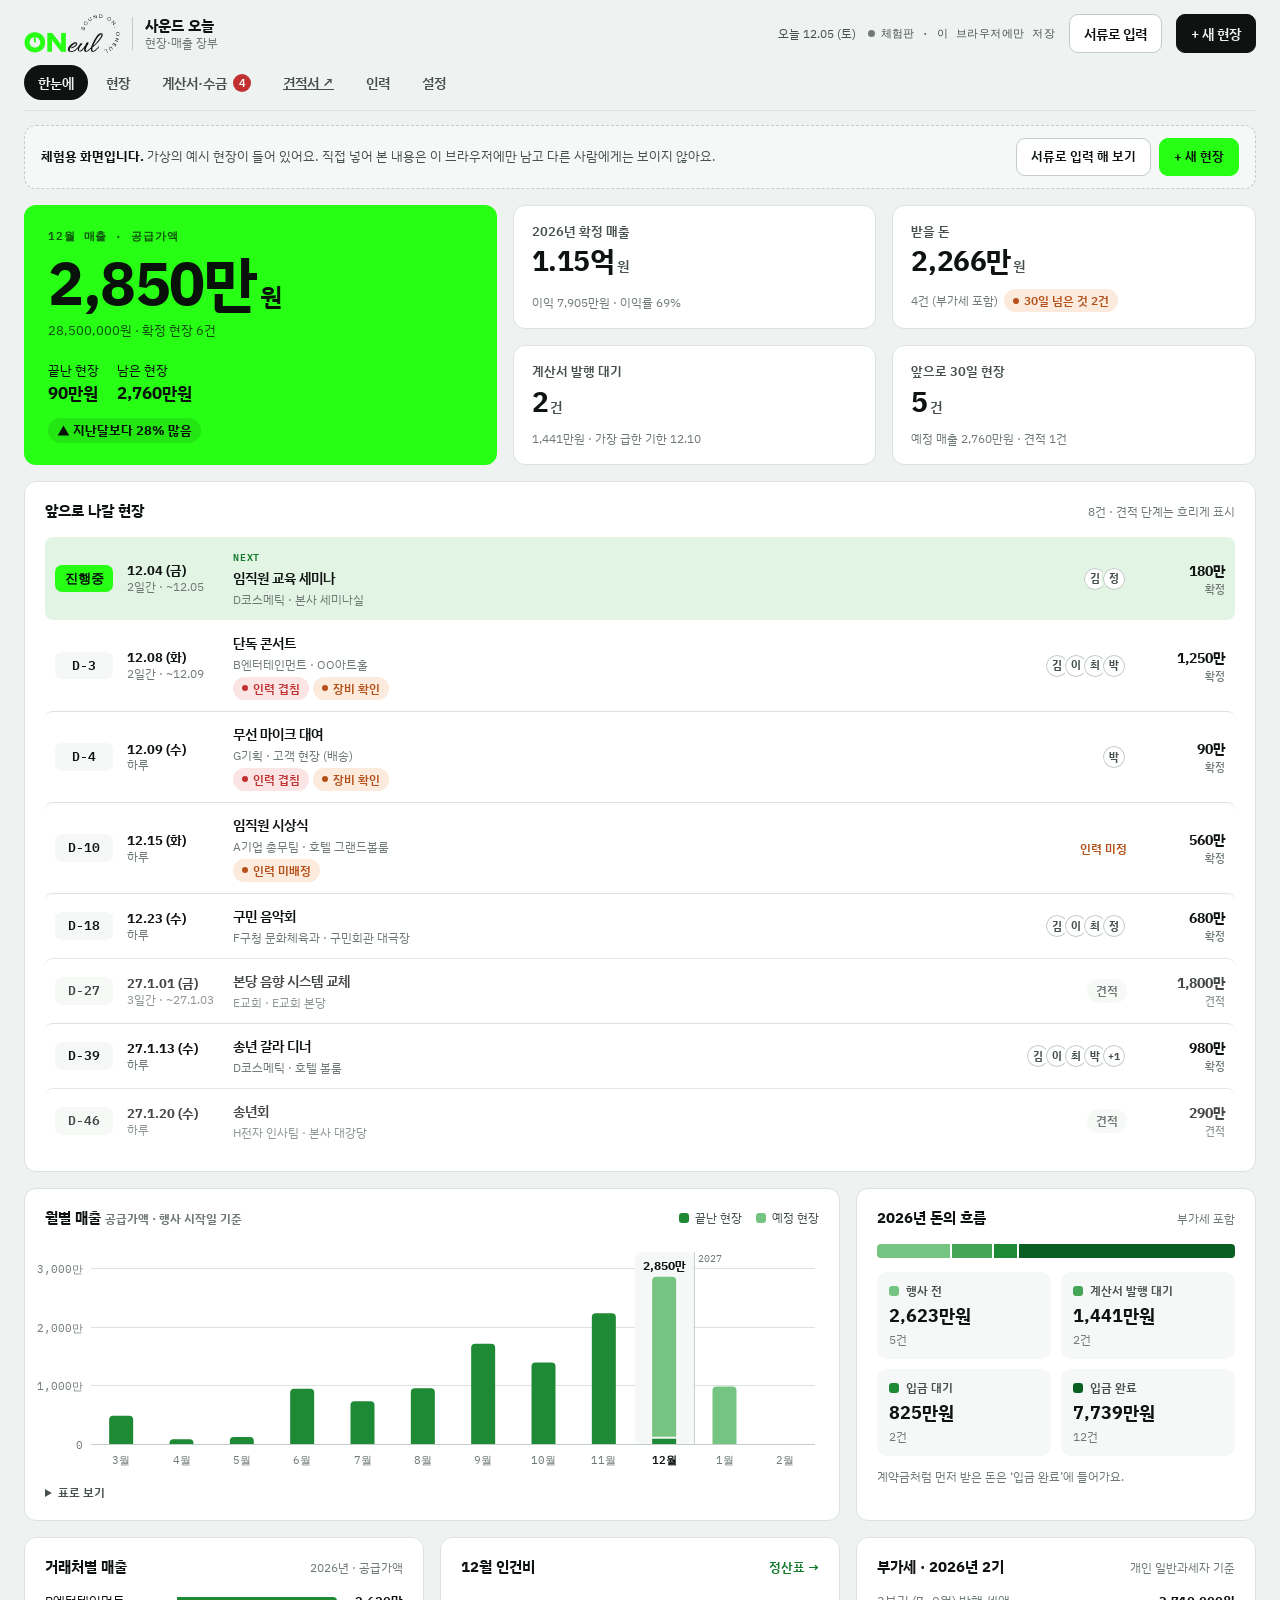
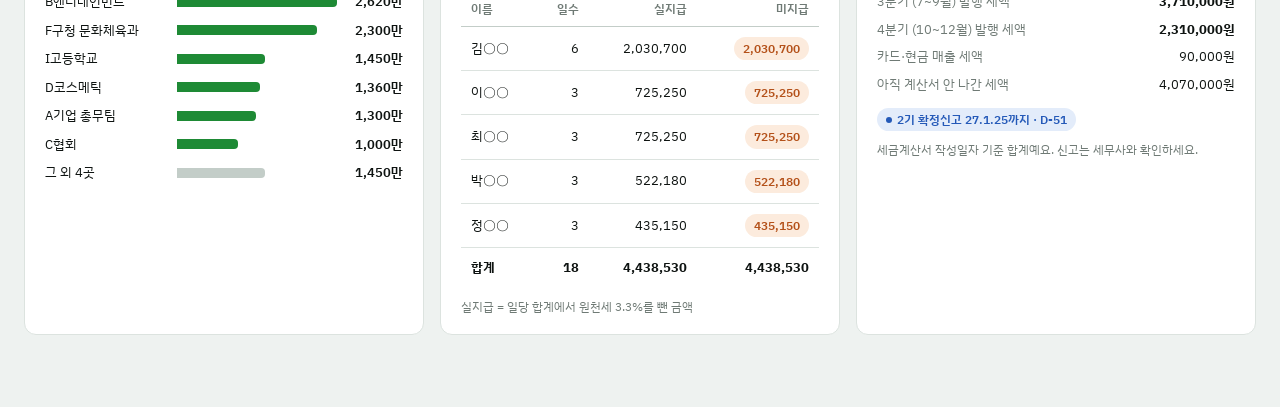
<file: index.html>
<!doctype html>
<html lang="ko">
<head>
<meta charset="utf-8">
<meta name="viewport" content="width=device-width,initial-scale=1,viewport-fit=cover">
<link rel="icon" href="site/assets/oneul-logo-original.png">
<meta name="robots" content="noindex,nofollow,noarchive">
<meta name="description" content="사운드 오늘 현장·매출 대시보드 체험판 (가상의 예시 데이터)">
<style>:root{color-scheme:light;padding-top:env(safe-area-inset-top,0px);padding-bottom:env(safe-area-inset-bottom,0px)}body{margin:0}img{max-width:100%}[hidden]{display:none!important}</style>
</head>
<body>
<title>사운드 오늘 대시보드</title>
<link rel="preconnect" href="https://fonts.googleapis.com">
<link rel="preconnect" href="https://fonts.gstatic.com" crossorigin>
<link rel="stylesheet" href="https://fonts.googleapis.com/css2?family=IBM+Plex+Mono:wght@500;600&family=IBM+Plex+Sans+KR:wght@400;500;600;700&display=swap">
<style>
/* 레이아웃: 믹싱 콘솔 — 맨 위 마스터 스트립(이번 달 숫자), 그 아래 큐 리스트(다가오는 현장), 채널 스트립처럼 쌓인 패널 */
:root{
  --bg:#EEF2F0; --panel:#FFFFFF; --panel-2:#F5F8F6; --hover:#EAF0EC;
  --ink:#0E1311; --ink-2:#46514C; --muted:#6F7A75; --line:#DCE3DF; --line-strong:#C3CDC8;
  --brand:#27FF14; --on-brand:#08120A;
  --accent:#147A2B; --accent-soft:#E2F4E4;
  --g1:#76C482; --g2:#43A555; --g3:#1E8A35; --g4:#0B5E21;
  --warn:#B4511A; --warn-soft:#FCEBDD; --crit:#C23131; --crit-soft:#FBE4E4; --info:#2459B8; --info-soft:#E3ECFA;
  --toast-act:#7CF06C; --scrim:rgba(6,10,8,.42); --shadow:0 1px 2px rgba(14,19,17,.05),0 8px 28px rgba(14,19,17,.10);
  --font:"IBM Plex Sans KR",system-ui,-apple-system,"Apple SD Gothic Neo","Malgun Gothic",sans-serif;
  --mono:"IBM Plex Mono",ui-monospace,"SFMono-Regular",Consolas,monospace;
  --r:12px;
}
@media (prefers-color-scheme:dark){:root:not([data-theme="light"]){
  --bg:#0A0D0C; --panel:#131816; --panel-2:#18201C; --hover:#1D2622;
  --ink:#EDF3EF; --ink-2:#AAB6B0; --muted:#7D8883; --line:#232C28; --line-strong:#33403A;
  --brand:#27FF14; --on-brand:#06100A;
  --accent:#4BE05A; --accent-soft:#132D18;
  --g1:#1E5A28; --g2:#2A8C3A; --g3:#3CC44E; --g4:#7CF06C;
  --warn:#F2914F; --warn-soft:#352214; --crit:#F26A6A; --crit-soft:#3A1818; --info:#7AA8F5; --info-soft:#16243C;
  --toast-act:#147A2B; --scrim:rgba(0,0,0,.6); --shadow:0 8px 28px rgba(0,0,0,.5); color-scheme:dark;
}}
:root[data-theme="dark"]{
  --bg:#0A0D0C; --panel:#131816; --panel-2:#18201C; --hover:#1D2622;
  --ink:#EDF3EF; --ink-2:#AAB6B0; --muted:#7D8883; --line:#232C28; --line-strong:#33403A;
  --brand:#27FF14; --on-brand:#06100A;
  --accent:#4BE05A; --accent-soft:#132D18;
  --g1:#1E5A28; --g2:#2A8C3A; --g3:#3CC44E; --g4:#7CF06C;
  --warn:#F2914F; --warn-soft:#352214; --crit:#F26A6A; --crit-soft:#3A1818; --info:#7AA8F5; --info-soft:#16243C;
  --toast-act:#147A2B; --scrim:rgba(0,0,0,.6); --shadow:0 8px 28px rgba(0,0,0,.5); color-scheme:dark;
}
*{box-sizing:border-box}
body{background:var(--bg);color:var(--ink);font-family:var(--font);font-size:14px;line-height:1.5;-webkit-font-smoothing:antialiased}
button{font:inherit;color:inherit}
h1,h2,h3{text-wrap:balance}
:focus-visible{outline:2px solid var(--accent);outline-offset:2px}
.app{max-width:1280px;margin:0 auto;padding-inline:24px;padding-block:0 72px}
@media (max-width:640px){.app{padding-inline:16px}}

/* 상단 */
.top{position:sticky;top:env(safe-area-inset-top,0px);z-index:20;background:var(--bg);display:flex;align-items:center;gap:14px;padding-block:14px 10px;flex-wrap:wrap}
.brand{display:flex;align-items:center;gap:12px;min-width:0;margin-right:auto}
.logo{position:relative;display:block;width:96px;aspect-ratio:327/132;flex:none}
.logo i{position:absolute;inset:0;-webkit-mask:var(--m) center/contain no-repeat;mask:var(--m) center/contain no-repeat}
.logo .lg{--m:url([data-uri]);background:var(--brand)}
.logo .lk{--m:url([data-uri]);background:var(--ink)}
.brand-txt{display:flex;flex-direction:column;line-height:1.25;border-left:1px solid var(--line-strong);padding-left:12px}
.brand-txt b{font-size:15px}
.brand-txt span{font-size:12px;color:var(--muted)}
.meta{display:flex;align-items:center;gap:12px;font-size:12px;color:var(--ink-2)}
.sync{display:inline-flex;align-items:center;gap:6px;font-family:var(--mono);font-size:11px;letter-spacing:.04em}
.sync::before{content:"";width:7px;height:7px;border-radius:50%;background:var(--muted)}
.sync.on::before{background:var(--g3);box-shadow:0 0 0 3px var(--accent-soft)}
.tabs{display:flex;gap:4px;overflow-x:auto;scrollbar-width:none;padding-block:2px 10px;border-bottom:1px solid var(--line)}
.tabs::-webkit-scrollbar{display:none}
.tab{appearance:none;border:0;background:transparent;font-weight:600;color:var(--ink-2);padding:7px 14px;border-radius:999px;cursor:pointer;white-space:nowrap;display:inline-flex;align-items:center;gap:6px}
.tab:hover{background:var(--hover)}
.tab[aria-selected="true"]{background:var(--ink);color:var(--bg)}
.badge{font-family:var(--mono);font-size:11px;min-width:18px;height:18px;padding:0 5px;border-radius:9px;display:inline-grid;place-items:center;background:var(--crit);color:#fff}

/* 버튼 */
.btn{appearance:none;border:1px solid var(--line-strong);background:var(--panel);color:var(--ink);font-weight:600;padding:8px 14px;border-radius:9px;cursor:pointer;white-space:nowrap;display:inline-flex;align-items:center;gap:6px;text-decoration:none}
.btn:hover{background:var(--hover)}
.btn.primary{background:var(--ink);color:var(--bg);border-color:var(--ink)}
.btn.primary:hover{opacity:.88}
.btn.brand{background:var(--brand);color:var(--on-brand);border-color:var(--brand)}
.btn.ghost{background:transparent}
.btn.sm{padding:5px 10px;font-size:13px;border-radius:8px}
.btn.danger{color:var(--crit)}
.btn:disabled{opacity:.5;cursor:default}
.icon-btn{appearance:none;border:0;background:transparent;width:34px;height:34px;border-radius:8px;cursor:pointer;color:var(--ink-2);display:inline-grid;place-items:center;flex:none}
.icon-btn:hover{background:var(--hover);color:var(--ink)}
.linkish{appearance:none;border:0;background:none;color:var(--accent);font-weight:600;cursor:pointer;padding:0;font-size:13px}

/* 안내 띠 */
.banner{margin-top:14px;display:flex;gap:12px;align-items:center;flex-wrap:wrap;padding:12px 16px;border:1px dashed var(--line-strong);border-radius:var(--r);background:var(--panel-2);font-size:13px;color:var(--ink-2)}
.banner b{color:var(--ink)}
.banner .btn{margin-left:auto}

/* 패널 */
.grid{display:grid;grid-template-columns:repeat(12,minmax(0,1fr));gap:16px;margin-top:16px}
.panel{background:var(--panel);border:1px solid var(--line);border-radius:var(--r);padding:18px 20px;min-width:0}
.c12{grid-column:span 12}.c8{grid-column:span 8}.c7{grid-column:span 7}.c6{grid-column:span 6}.c5{grid-column:span 5}.c4{grid-column:span 4}
@media (max-width:1020px){.c8,.c7,.c6,.c5,.c4{grid-column:span 12}}
@media (min-width:700px) and (max-width:1020px){.c4.half,.c6.half{grid-column:span 6}}
@media (max-width:640px){.panel{padding:16px}}
.ph{display:flex;align-items:baseline;justify-content:space-between;gap:12px;margin-bottom:14px;flex-wrap:wrap}
.ph h2{font-size:15px;font-weight:700;margin:0}
.ph .sub{font-size:12px;color:var(--muted)}
.eyebrow{font-family:var(--mono);font-size:11px;font-weight:600;letter-spacing:.08em;text-transform:uppercase;color:var(--muted)}
.muted{color:var(--muted)}
.empty{padding:26px 8px;text-align:center;color:var(--muted);font-size:13px;display:flex;flex-direction:column;gap:10px;align-items:center}

/* KPI */
.kpis{display:grid;grid-template-columns:minmax(0,1.3fr) repeat(2,minmax(0,1fr));gap:16px;margin-top:16px}
.hero{grid-row:span 2;background:var(--brand);color:var(--on-brand);border-radius:var(--r);padding:22px 24px;display:flex;flex-direction:column;justify-content:space-between;gap:20px;min-width:0}
.hero .eyebrow{color:var(--on-brand);opacity:.72}
.hero .val{font-size:clamp(44px,5.2vw,60px);font-weight:700;letter-spacing:-.025em;line-height:1;margin-top:10px}
.hero .val small{font-size:.42em;font-weight:600;margin-left:4px;letter-spacing:0}
.hero .exact{font-size:13px;opacity:.75;margin-top:8px}
.hero .split{display:flex;gap:18px;flex-wrap:wrap;font-size:13px}
.hero .split div{display:flex;flex-direction:column}
.hero .split b{font-size:17px}
.hero .delta{display:inline-flex;align-items:center;gap:4px;font-weight:700;font-size:13px;background:rgba(8,18,10,.1);padding:3px 9px;border-radius:999px;align-self:flex-start}
.tile{background:var(--panel);border:1px solid var(--line);border-radius:var(--r);padding:16px 18px;display:flex;flex-direction:column;gap:4px;min-width:0;text-align:left;cursor:pointer;appearance:none;font:inherit;color:inherit}
.tile:hover{border-color:var(--line-strong)}
.tile .lbl{font-size:13px;color:var(--ink-2);font-weight:600}
.tile .val{font-size:28px;font-weight:700;letter-spacing:-.015em;line-height:1.15}
.tile .val small{font-size:14px;font-weight:600;margin-left:2px;color:var(--ink-2)}
.tile .foot{font-size:12px;color:var(--muted);display:flex;gap:6px;align-items:center;flex-wrap:wrap;margin-top:auto;padding-top:4px}
@media (max-width:820px){.kpis{grid-template-columns:repeat(2,minmax(0,1fr))}.hero{grid-column:span 2;grid-row:auto}}
@media (max-width:420px){.tile .val{font-size:23px}.hero{padding:20px}}

/* 상태 표시 */
.pill{display:inline-flex;align-items:center;gap:5px;font-size:12px;font-weight:600;padding:2px 9px;border-radius:999px;background:var(--panel-2);color:var(--ink-2);white-space:nowrap;line-height:1.6}
.pill::before{content:"";width:6px;height:6px;border-radius:50%;background:currentColor;flex:none}
.pill.ok{color:var(--accent);background:var(--accent-soft)}
.pill.warn{color:var(--warn);background:var(--warn-soft)}
.pill.crit{color:var(--crit);background:var(--crit-soft)}
.pill.info{color:var(--info);background:var(--info-soft)}
.pill.plain::before{display:none}
.flags{display:flex;gap:4px;flex-wrap:wrap}

/* 큐 리스트 (다가오는 현장) */
.cue{list-style:none;margin:0;padding:0;display:flex;flex-direction:column}
.cue li{display:grid;grid-template-columns:58px 92px minmax(0,1fr) auto 84px;gap:14px;align-items:center;padding:11px 10px;border-top:1px solid var(--line);cursor:pointer;border-radius:8px}
.cue li:first-child{border-top-color:transparent}
.cue li:hover{background:var(--hover)}
.cue li.next{background:var(--accent-soft);border-top-color:transparent}
.cue li.next + li{border-top-color:transparent}
.cue li.quote{opacity:.78}
.dd{font-family:var(--mono);font-weight:600;font-size:13px;text-align:center;white-space:nowrap;padding:4px 0;border-radius:7px;background:var(--panel-2);color:var(--ink)}
.cue li.next .dd{background:var(--brand);color:var(--on-brand)}
.dd.live{background:var(--ink);color:var(--bg)}
.when{display:flex;flex-direction:column;line-height:1.3;font-variant-numeric:tabular-nums}
.when b{font-size:13px}
.when span{font-size:12px;color:var(--muted)}
.what{min-width:0;display:flex;flex-direction:column;gap:3px}
.what .t{font-weight:600;overflow:hidden;text-overflow:ellipsis;white-space:nowrap}
.what .s{font-size:12px;color:var(--muted);overflow:hidden;text-overflow:ellipsis;white-space:nowrap}
.amt{text-align:right;font-weight:700;font-variant-numeric:tabular-nums;white-space:nowrap}
.amt span{display:block;font-size:11px;font-weight:500;color:var(--muted)}
.faces{display:flex;align-items:center}
.face{width:26px;height:26px;border-radius:50%;display:inline-grid;place-items:center;font-size:11px;font-weight:700;background:var(--panel);border:2px solid var(--panel);box-shadow:inset 0 0 0 1px var(--line-strong);margin-left:-7px;color:var(--ink-2)}
.face:first-child{margin-left:0}
.cue li.next .face{border-color:var(--accent-soft)}
.face.more{font-family:var(--mono);font-size:10px}
.nocrew{font-size:12px;color:var(--warn);font-weight:600}
.next-tag{font-family:var(--mono);font-size:10px;font-weight:600;letter-spacing:.08em;color:var(--accent)}
@media (max-width:760px){
  .cue li{grid-template-columns:56px minmax(0,1fr) auto;grid-template-areas:"dd what amt" "dd crew crew";row-gap:6px;padding:12px 8px}
  .cue .dd{grid-area:dd;align-self:start}.cue .when{display:none}.cue .what{grid-area:what}.cue .amt{grid-area:amt;align-self:start}.cue .crewcell{grid-area:crew}
  .what .s .wd-m{display:inline}
}
.wd-m{display:none}

/* 차트 */
.legend{display:flex;gap:14px;font-size:12px;color:var(--ink-2);flex-wrap:wrap}
.legend span{display:inline-flex;align-items:center;gap:6px}
.sw{display:inline-block;width:10px;height:10px;border-radius:3px;flex:none}
.chart{position:relative;width:100%;min-height:230px}
.chart svg{display:block;overflow:visible}
.chart .grid-l{stroke:var(--line);stroke-width:1}
.chart .base{stroke:var(--line-strong);stroke-width:1}
.chart .ax{fill:var(--muted);font-family:var(--mono);font-size:11px}
.chart .axcur{fill:var(--ink);font-weight:600}
.chart .yr{fill:var(--muted);font-family:var(--mono);font-size:10px}
.chart .vlab{fill:var(--ink);font-size:12px;font-weight:700}
.chart .hit{fill:transparent;cursor:pointer;outline:none}
.chart .hit:hover,.chart .hit:focus-visible,.chart .hit.on{fill:var(--hover)}
.chart .hit.cur{fill:var(--panel-2)}
.chart .b-done{fill:var(--g3);pointer-events:none}
.chart .b-plan{fill:var(--g1);pointer-events:none}
.chart .sep{stroke:var(--line-strong);stroke-width:1}
details.tv{margin-top:10px;font-size:13px}
details.tv summary{cursor:pointer;color:var(--ink-2);font-weight:600;font-size:12px}
.stack{display:flex;gap:2px;height:14px;margin:4px 0 14px}
.stack i{display:block;height:100%;min-width:3px}
.stack i:first-child{border-radius:4px 0 0 4px}.stack i:last-child{border-radius:0 4px 4px 0}.stack i:only-child{border-radius:4px}
.stages{display:grid;grid-template-columns:repeat(2,minmax(0,1fr));gap:10px}
.stage{display:flex;flex-direction:column;gap:2px;padding:10px 12px;border-radius:10px;background:var(--panel-2);min-width:0;cursor:pointer;border:0;text-align:left;font:inherit;color:inherit}
.stage:hover{background:var(--hover)}
.stage .k{display:flex;align-items:center;gap:7px;font-size:12px;font-weight:600;color:var(--ink-2)}
.stage .v{font-size:18px;font-weight:700}
.stage .n{font-size:12px;color:var(--muted)}
.hbars{display:flex;flex-direction:column;gap:9px}
.hb{display:grid;grid-template-columns:minmax(72px,34%) minmax(0,1fr) auto;gap:10px;align-items:center;font-size:13px}
.hb-l{overflow:hidden;text-overflow:ellipsis;white-space:nowrap}
.hb-t{height:10px;position:relative}
.hb-t i{position:absolute;left:0;top:0;bottom:0;background:var(--g3);border-radius:0 4px 4px 0;min-width:2px}
.hb-t i.other{background:var(--line-strong)}
.hb-v{font-weight:600;font-variant-numeric:tabular-nums;white-space:nowrap;min-width:56px;text-align:right}
.tip{position:fixed;z-index:80;pointer-events:none;background:var(--ink);color:var(--bg);font-size:12px;padding:9px 11px;border-radius:9px;min-width:170px;box-shadow:var(--shadow);line-height:1.55}
.tip b{font-size:13px}
.tip .r{display:flex;justify-content:space-between;gap:16px;font-variant-numeric:tabular-nums}
.tip .r span:first-child{opacity:.75;display:inline-flex;align-items:center;gap:6px}

/* 표 */
.tbl{overflow-x:auto;margin-inline:-20px;padding-inline:20px}
@media (max-width:640px){.tbl{margin-inline:-16px;padding-inline:16px}}
table{width:100%;border-collapse:collapse;font-size:13px}
th{font-size:12px;font-weight:600;color:var(--muted);text-align:left;padding:8px 10px;border-bottom:1px solid var(--line-strong);white-space:nowrap}
td{padding:10px;border-bottom:1px solid var(--line);vertical-align:middle;white-space:nowrap}
.num{text-align:right;font-variant-numeric:tabular-nums}
tbody tr.click{cursor:pointer}
tbody tr.click:hover{background:var(--hover)}
tfoot td{font-weight:700;border-bottom:0;border-top:1px solid var(--line-strong)}
td .t{font-weight:600}
td .s{font-size:12px;color:var(--muted)}
.neg{color:var(--crit)}
.cancel td{opacity:.5}

/* 필터 */
.filters{display:flex;gap:8px;flex-wrap:wrap;align-items:center;margin-top:16px}
.filters input[type=search]{flex:1 1 220px;max-width:340px}
.chips{display:flex;gap:6px;flex-wrap:wrap}
.chip{appearance:none;border:1px solid var(--line-strong);background:var(--panel);border-radius:999px;padding:5px 12px;font-size:13px;font-weight:600;cursor:pointer;color:var(--ink-2)}
.chip[aria-pressed="true"]{background:var(--ink);border-color:var(--ink);color:var(--bg)}
.chip.gear[aria-pressed="true"]{background:var(--accent-soft);border-color:var(--accent);color:var(--accent)}

/* 칸반(계산서·수금) */
.board{display:grid;grid-template-columns:repeat(4,minmax(0,1fr));gap:14px;margin-top:16px;align-items:start}
@media (max-width:1100px){.board{grid-template-columns:repeat(2,minmax(0,1fr))}}
@media (max-width:640px){.board{grid-template-columns:minmax(0,1fr)}}
.col{background:var(--panel-2);border:1px solid var(--line);border-radius:var(--r);padding:12px;display:flex;flex-direction:column;gap:10px;min-width:0}
.col-h{display:flex;align-items:center;gap:8px;padding:2px 4px}
.col-h b{font-size:14px}
.col-h .sum{margin-left:auto;font-weight:700;font-variant-numeric:tabular-nums}
.col-h .cnt{font-family:var(--mono);font-size:11px;color:var(--muted)}
.card{background:var(--panel);border:1px solid var(--line);border-radius:10px;padding:12px;display:flex;flex-direction:column;gap:8px;cursor:pointer;min-width:0}
.card:hover{border-color:var(--line-strong)}
.card .top-r{display:flex;justify-content:space-between;gap:8px;align-items:baseline}
.card .t{font-weight:600;min-width:0;overflow:hidden;text-overflow:ellipsis;white-space:nowrap}
.card .m{font-weight:700;font-variant-numeric:tabular-nums;white-space:nowrap}
.card .s{font-size:12px;color:var(--muted)}
.card .acts{display:flex;gap:6px;align-items:center;flex-wrap:wrap}
.more-btn{align-self:center}

/* 시트(편집 화면) */
.sheet{position:fixed;inset:0;z-index:50;display:flex;justify-content:flex-end;background:var(--scrim)}
.sheet-panel{width:min(760px,100%);height:100%;background:var(--panel);display:flex;flex-direction:column;box-shadow:var(--shadow)}
.sheet-panel.narrow{width:min(480px,100%)}
@media (prefers-reduced-motion:no-preference){.sheet-panel{animation:slide .22s ease-out}@keyframes slide{from{transform:translateX(24px);opacity:.6}to{transform:none;opacity:1}}}
.sheet-head{display:flex;align-items:center;gap:12px;padding:14px 22px;padding-top:calc(14px + env(safe-area-inset-top,0px));border-bottom:1px solid var(--line)}
.sheet-head .tt{min-width:0;flex:1}
.sheet-head h2{margin:2px 0 0;font-size:18px;overflow:hidden;text-overflow:ellipsis;white-space:nowrap}
.ro-note{margin:12px 22px 0;padding:10px 12px;border-radius:9px;background:var(--info-soft);color:var(--info);font-size:13px;font-weight:600}
.sheet-body{flex:1;overflow-y:auto;padding:18px 22px 28px;display:flex;flex-direction:column;gap:26px}
.sheet-foot{padding:12px 22px;padding-bottom:calc(12px + env(safe-area-inset-bottom,0px));border-top:1px solid var(--line);display:flex;gap:10px 16px;align-items:center;flex-wrap:wrap;background:var(--panel)}
.sheet-foot .sum{font-size:13px;color:var(--ink-2);margin-right:auto;font-variant-numeric:tabular-nums}
.sheet-foot .sum b{color:var(--ink)}
.sheet-foot .btns{display:flex;gap:8px;margin-left:auto}
@media (max-width:640px){.sheet-head,.sheet-body,.sheet-foot{padding-left:16px;padding-right:16px}.ro-note{margin-inline:16px}}
.fs{display:flex;flex-direction:column;gap:12px}
.fs>h3{font-size:14px;font-weight:700;margin:0;display:flex;align-items:baseline;gap:10px;flex-wrap:wrap;padding-bottom:6px;border-bottom:1px solid var(--line)}
.fs>h3 .hint{font-weight:500}
.row{display:grid;grid-template-columns:repeat(2,minmax(0,1fr));gap:12px}
.row.r3{grid-template-columns:repeat(3,minmax(0,1fr))}
@media (max-width:560px){.row,.row.r3{grid-template-columns:minmax(0,1fr)}}
.fld{display:flex;flex-direction:column;gap:5px;min-width:0}
.fld>label,.lbl{font-size:12px;font-weight:600;color:var(--ink-2)}
.hint{font-size:12px;color:var(--muted)}
.err{font-size:12px;color:var(--crit);font-weight:600}
input,select,textarea{font:inherit;color:var(--ink);background:var(--panel);border:1px solid var(--line-strong);border-radius:8px;padding:8px 10px;min-width:0;width:100%}
textarea{resize:vertical}
input:focus,select:focus,textarea:focus{outline:2px solid var(--accent);outline-offset:0;border-color:transparent}
input[aria-invalid="true"]{border-color:var(--crit)}
input:disabled,select:disabled,textarea:disabled{background:var(--panel-2);color:var(--ink-2)}
@media (max-width:640px){input,select,textarea{font-size:16px}}
.money{text-align:right;font-variant-numeric:tabular-nums}
.chk{display:inline-flex;align-items:center;gap:7px;font-size:13px;cursor:pointer;min-height:38px}
.chk input{width:16px;height:16px;accent-color:var(--g3);margin:0}
.seg{display:inline-flex;border:1px solid var(--line-strong);border-radius:9px;padding:2px;gap:2px;flex-wrap:wrap;align-self:flex-start;background:var(--panel)}
.seg button{appearance:none;border:0;background:transparent;padding:6px 14px;border-radius:7px;font-weight:600;font-size:13px;cursor:pointer;color:var(--ink-2)}
.seg button[aria-pressed="true"]{background:var(--ink);color:var(--bg)}
.seg button:disabled{cursor:default}
.lines{display:flex;flex-direction:column;gap:8px}
.lh{display:grid;gap:8px;font-size:11px;color:var(--muted);font-weight:600;padding-inline:2px}
.crew-line,.lh.crew{display:grid;grid-template-columns:minmax(0,1.2fr) minmax(0,1.1fr) 62px minmax(0,1fr) 64px 34px;gap:8px;align-items:center}
.cost-line,.lh.cost{display:grid;grid-template-columns:minmax(0,1.4fr) minmax(0,1fr) 34px;gap:8px;align-items:center}
@media (max-width:600px){
  .lh.crew{display:none}
  .crew-line{grid-template-columns:minmax(0,1fr) minmax(0,1fr);padding:10px;border:1px solid var(--line);border-radius:10px}
  .crew-line .x{justify-self:end}
}
.tot{display:flex;gap:16px;flex-wrap:wrap;font-size:13px;color:var(--ink-2);padding:8px 2px 0;font-variant-numeric:tabular-nums}
.tot b{color:var(--ink)}

/* 토스트 */
.toast{position:fixed;left:50%;transform:translateX(-50%);bottom:calc(20px + env(safe-area-inset-bottom,0px));z-index:90;background:var(--ink);color:var(--bg);padding:10px 12px 10px 16px;border-radius:11px;display:flex;gap:12px;align-items:center;font-size:13px;max-width:calc(100% - 32px);box-shadow:var(--shadow)}
.toast button{appearance:none;border:0;background:transparent;color:var(--toast-act);font-weight:700;cursor:pointer;padding:4px 6px}

/* 설정 */
.kv{display:grid;grid-template-columns:auto minmax(0,1fr);gap:8px 16px;font-size:13px}
.kv dt{color:var(--muted)}
.kv dd{margin:0}
.gear-edit{display:flex;gap:6px;flex-wrap:wrap}
.gear-tag{display:inline-flex;align-items:center;gap:2px;padding:3px 4px 3px 11px;border-radius:999px;background:var(--panel-2);border:1px solid var(--line);font-size:13px;font-weight:600}
.gear-tag button{appearance:none;border:0;background:transparent;cursor:pointer;color:var(--muted);width:22px;height:22px;border-radius:50%}
.gear-tag button:hover{background:var(--hover);color:var(--crit)}
.inline-add{display:flex;gap:8px;margin-top:10px;max-width:420px}
ol.how{margin:0;padding-left:18px;display:flex;flex-direction:column;gap:6px;font-size:13px;color:var(--ink-2)}
.loading{padding:60px 0;text-align:center;color:var(--muted)}

/* 서류로 입력 */
.drop{position:relative;display:flex;flex-direction:column;align-items:center;justify-content:center;gap:6px;text-align:center;padding:26px 16px;border:2px dashed var(--line-strong);border-radius:var(--r);background:var(--panel-2);cursor:pointer;color:var(--ink-2)}
.drop:hover,.drop.over{border-color:var(--accent);background:var(--accent-soft)}
.drop:focus-within{outline:2px solid var(--accent);outline-offset:2px}
.drop b{color:var(--ink);font-size:15px}
.drop input{position:absolute;width:1px;height:1px;opacity:0;pointer-events:none}
.items{display:flex;flex-direction:column;gap:6px}
.item{display:flex;align-items:center;gap:8px 10px;padding:8px 10px;border:1px solid var(--line);border-radius:9px;font-size:13px;flex-wrap:wrap}
.item .nm{flex:1;min-width:0;overflow:hidden;text-overflow:ellipsis;white-space:nowrap}
.item .emsg{flex-basis:100%;font-size:12px;color:var(--ink-2)}
.spin{width:14px;height:14px;border-radius:50%;border:2px solid var(--line-strong);border-top-color:var(--accent);animation:spin .8s linear infinite;flex:none}
@keyframes spin{to{transform:rotate(360deg)}}
@media (prefers-reduced-motion:reduce){.spin{animation:none}}
.inv-row{border:1px solid var(--line);border-radius:10px;padding:12px;display:flex;flex-direction:column;gap:10px}
.inv-row .l1{display:flex;gap:6px 10px;align-items:center;flex-wrap:wrap;font-size:12px;color:var(--muted)}
.inv-row .l2{display:flex;justify-content:space-between;gap:10px}
.inv-row .l2 b{font-size:14px}
.inv-row .why{font-size:12px;color:var(--accent);font-weight:600}
.doc-note{margin:12px 22px 0;padding:10px 12px;border-radius:9px;background:var(--accent-soft);color:var(--ink);font-size:13px;display:flex;flex-direction:column;gap:8px}
@media (max-width:640px){.doc-note{margin-inline:16px}}
.prop{border:1px solid var(--line);border-radius:10px;padding:12px;display:flex;justify-content:space-between;gap:12px;align-items:center;flex-wrap:wrap}
.seg.sm button{padding:3px 10px;font-size:12px}
</style>

<div class="app">
  <header class="top">
    <div class="brand">
      <span class="logo" role="img" aria-label="사운드 오늘 ONeul"><i class="lg"></i><i class="lk"></i></span>
      <div class="brand-txt"><b>사운드 오늘</b><span>현장·매출 장부</span></div>
    </div>
    <div class="meta"><span id="today"></span><span id="sync" class="sync">불러오는 중</span></div>
    <button class="btn" id="btn-doc" data-act="intake" type="button">서류로 입력</button>
    <button class="btn primary" id="btn-new" data-act="new" type="button">+ 새 현장</button>
  </header>
  <nav class="tabs" role="tablist" aria-label="화면">
    <button class="tab" role="tab" data-act="tab" data-tab="home" id="tab-home">한눈에</button>
    <button class="tab" role="tab" data-act="tab" data-tab="jobs" id="tab-jobs">현장</button>
    <button class="tab" role="tab" data-act="tab" data-tab="money" id="tab-money">계산서·수금</button>
    <a class="tab" id="quote-link" href="https://kkwon91.github.io/sound-oneul-demo/site/quotes/">견적서 ↗</a>
    <button class="tab" role="tab" data-act="tab" data-tab="crew" id="tab-crew">인력</button>
    <button class="tab" role="tab" data-act="tab" data-tab="settings" id="tab-settings">설정</button>
  </nav>
  <div id="banner"></div>
  <main id="view"><div class="loading">장부를 불러오는 중입니다…</div></main>
</div>
<div id="sheet" class="sheet" hidden></div>
<div id="tip" class="tip" hidden></div>
<div id="toast" class="toast" role="status" hidden></div>
<datalist id="dl-crew"></datalist>
<datalist id="dl-cost"></datalist>
<datalist id="dl-client"></datalist>

<script>
(() => {
"use strict";
/* ───────── 상수 ───────── */
const TYPES = ["행사 음향","공연·콘서트","장비 대여","설치·시공","기술 컨설팅"];
const ROLES = ["메인 엔지니어","모니터","무선·RF","스태프","기타"];
const COSTS = ["장비 임차","차량·운반","식대·숙박","외주 인력","자재·소모품","기타"];
const GEAR0 = ["TT515-A","SUB8008-AS","IEM G4","LV1","DM3","AD4Q","AD2","FreeSpeak II","Solidcom C1"];
const WD = ["일","월","화","수","목","금","토"];
const STATUS = {quote:"견적·문의", confirmed:"확정", cancel:"취소"};
const INV = {todo:"미발행", issued:"발행", skip:"발행 안 함"};
const STAGE = {before:"행사 전", invoice:"계산서 발행 대기", collect:"입금 대기", paid:"입금 완료"};
const STAGE_SW = {before:"var(--g1)", invoice:"var(--g2)", collect:"var(--g3)", paid:"var(--g4)"};
const TABS = ["home","jobs","money","crew","settings"];
const DEMO_SITE = true; /* 체험판 빌드(tools/build-demo.mjs)에서 true로 바뀜: 예시 데이터 + 브라우저 저장 */

/* ───────── 날짜 ───────── */
const pad = n => String(n).padStart(2,"0");
const P = s => { const a = String(s).split("-").map(Number); return new Date(Date.UTC(a[0], (a[1]||1)-1, a[2]||1)); };
const S2 = d => d.getUTCFullYear()+"-"+pad(d.getUTCMonth()+1)+"-"+pad(d.getUTCDate());
const addD = (s,n) => { const d = P(s); d.setUTCDate(d.getUTCDate()+n); return S2(d); };
const diffD = (a,b) => Math.round((P(b)-P(a))/864e5);
const _n = new Date();
const TODAY = _n.getFullYear()+"-"+pad(_n.getMonth()+1)+"-"+pad(_n.getDate());
const YM = TODAY.slice(0,7), YEAR = +TODAY.slice(0,4);
const addM = (ym,n) => { let y=+ym.slice(0,4), m=+ym.slice(5,7)-1+n; y+=Math.floor(m/12); m=((m%12)+12)%12; return y+"-"+pad(m+1); };
const wd = s => WD[P(s).getUTCDay()];
const fmtD = s => { if(!s) return ""; const y=+s.slice(0,4); return (y!==YEAR ? String(y).slice(2)+"." : "")+(+s.slice(5,7))+"."+s.slice(8,10)+" ("+wd(s)+")"; };
const fmtDs = s => s ? (+s.slice(0,4)!==YEAR ? String(s).slice(2,4)+"." : "")+(+s.slice(5,7))+"."+s.slice(8,10) : "";
const ymLabel = ym => { const y=+ym.slice(0,4); return (y!==YEAR ? y+"년 " : "")+(+ym.slice(5,7))+"월"; };
const nowISO = () => new Date().toISOString();

/* ───────── 숫자 ───────── */
const won = n => Math.round(+n||0).toLocaleString("ko-KR");
function man(n){
  n = Math.round(+n||0); const neg = n<0; n = Math.abs(n); let s;
  if(n >= 1e8){ const e=n/1e8; s=(e>=10?e.toFixed(1):e.toFixed(2)).replace(/\.?0+$/,"")+"억"; }
  else if(n >= 1e4){ s=Math.round(n/1e4).toLocaleString("ko-KR")+"만"; }
  else s=n.toLocaleString("ko-KR");
  return (neg?"−":"")+s;
}
const num = v => { const n = parseInt(String(v??"").replace(/[^\d]/g,""),10); return isNaN(n)?0:n; };
const esc = s => String(s??"").replace(/[&<>"']/g, c => ({"&":"&amp;","<":"&lt;",">":"&gt;",'"':"&quot;","'":"&#39;"}[c]));
const clone = o => JSON.parse(JSON.stringify(o ?? null));
/* 사업소득 원천징수: 소득세 3% + 지방소득세(소득세의 10%), 각각 10원 미만 절사 */
function withhold(g){ const it=Math.floor(g*0.03/10)*10; const lt=Math.floor(it*0.1/10)*10; return it+lt; }
/* 세금계산서 발행 기한: 공급한 달의 다음 달 10일 */
function invoiceDue(end){ const ym=addM(end.slice(0,7),1); return ym+"-10"; }

/* ───────── 계산 ───────── */
const CC = new WeakMap();
function C(j){ let c=CC.get(j); if(!c){ c=calc(j); CC.set(j,c); } return c; }
function calc(j){
  const supply = +j.supply||0;
  const vat = j.vatOn===false ? 0 : Math.floor(supply*0.1);
  const total = supply+vat;
  let gross=0, wh=0, unpaidNet=0;
  (j.crew||[]).forEach(r => { const g=(+r.days||0)*(+r.rate||0); const t=withhold(g); gross+=g; wh+=t; if(!r.paid) unpaidNet+=g-t; });
  const other = (j.costs||[]).reduce((s,c)=>s+(+c.amount||0),0);
  const cost = gross+other, profit = supply-cost;
  const received = +j.received||0, remain = Math.max(0,total-received);
  const start = j.start||TODAY, end = (j.end && j.end>=start) ? j.end : start;
  const phase = j.status==="cancel" ? "cancel" : j.status==="quote" ? "quote" : TODAY<start ? "upcoming" : TODAY<=end ? "live" : "done";
  const inv = (j.invoice && j.invoice.status) || "todo";
  let stage = null;
  if(j.status==="confirmed"){
    if(total>0 && remain===0) stage="paid";
    else if(inv!=="todo") stage="collect";
    else if(TODAY>end) stage="invoice";
    else stage="before";
  }
  return {supply,vat,total,gross,wh,net:gross-wh,unpaidNet,other,cost,profit,margin:supply?profit/supply:0,received,remain,start,end,days:diffD(start,end)+1,phase,inv,stage,due:invoiceDue(end)};
}
function ageOf(j){ const c=C(j); if(c.stage==="collect") return diffD((j.invoice&&j.invoice.date)||c.end, TODAY); if(c.stage==="invoice") return diffD(c.end, TODAY); return 0; }

function flagsFor(jobs){
  const F = new Map();
  const add = (j,lv,s,t) => { if(!F.has(j.id)) F.set(j.id,[]); F.get(j.id).push({lv,s,t}); };
  const act = jobs.filter(j => j.status!=="cancel" && C(j).end>=TODAY);
  for(let a=0;a<act.length;a++) for(let b=a+1;b<act.length;b++){
    const A=act[a], B=act[b], ca=C(A), cb=C(B);
    if(ca.start>cb.end || cb.start>ca.end) continue;
    const na = new Set((A.crew||[]).map(r=>r.name).filter(Boolean));
    const both = [...new Set((B.crew||[]).map(r=>r.name).filter(n=>na.has(n)))];
    if(both.length){ add(A,"crit","인력 겹침",both.join(", ")+" — 같은 날 ‘"+B.title+"’에도 배정"); add(B,"crit","인력 겹침",both.join(", ")+" — 같은 날 ‘"+A.title+"’에도 배정"); }
    const ga = new Set(A.gear||[]); const gb = (B.gear||[]).filter(g=>ga.has(g));
    if(gb.length){ add(A,"warn","장비 확인",gb.join(", ")+" — 같은 날 ‘"+B.title+"’에서도 사용"); add(B,"warn","장비 확인",gb.join(", ")+" — 같은 날 ‘"+A.title+"’에서도 사용"); }
  }
  jobs.forEach(j => {
    const c=C(j); if(j.status==="cancel") return;
    if(j.status==="confirmed" && c.end>=TODAY && !(j.crew||[]).some(r=>r.name)) add(j,"warn","인력 미배정","아직 투입 인력을 넣지 않았어요");
    if(!c.supply) add(j,"warn","금액 미입력","공급가액이 비어 있어요");
    if(c.stage==="invoice" && TODAY>c.due) add(j,"crit","발행 기한 지남","세금계산서 발행 기한("+fmtDs(c.due)+")이 지났어요. 늦게 발행하면 가산세 대상이 될 수 있어요");
    if(c.stage==="collect"){ const age=ageOf(j); if(age>60) add(j,"crit",age+"일째 미입금","계산서 발행 후 "+age+"일 지났어요"); else if(age>30) add(j,"warn",age+"일째 미입금","계산서 발행 후 "+age+"일 지났어요"); }
  });
  return F;
}

/* ───────── 예시 데이터 (저장되지 않음, 화면 미리보기 전용) ───────── */
function buildDemo(){
  const R = {k:["김○○","메인 엔지니어",350000], l:["이○○","모니터",250000], c:["최○○","무선·RF",250000], p:["박○○","스태프",180000], j:["정○○","스태프",150000]};
  const rows = [
    [-268,1,"창립 20주년 기념식","A기업 총무팀","행사 음향","호텔 그랜드볼룸",4800000,"kpj",[["차량·운반",150000]],"TT515-A,SUB8008-AS,LV1,AD4Q,AD2","paid"],
    [-241,1,"신년 예배 음향 점검","E교회","기술 컨설팅","E교회 본당",800000,"k",[],"","card"],
    [-214,2,"무선 마이크 단기 대여","G기획","장비 대여","고객 현장 (배송)",1200000,"p",[["차량·운반",80000]],"AD4Q,AD2","paid"],
    [-186,1,"청년 채용박람회 메인무대","C협회","행사 음향","전시장 3층",6200000,"klj",[["차량·운반",180000]],"TT515-A,SUB8008-AS,DM3,AD4Q,AD2,Solidcom C1","paid"],
    [-158,1,"상반기 타운홀 미팅","H전자 인사팀","행사 음향","본사 대강당",3200000,"kp",[],"TT515-A,DM3,AD4Q,AD2","paid"],
    [-131,1,"구민 가요제","F구청 문화체육과","공연·콘서트","구민 광장 (야외)",7300000,"klcpj",[["장비 임차",900000],["식대·숙박",210000]],"TT515-A,SUB8008-AS,IEM G4,LV1,AD4Q,AD2,FreeSpeak II","paid"],
    [-109,2,"신인 그룹 데뷔 쇼케이스","B엔터테인먼트","공연·콘서트","OO아트홀",9500000,"klcp",[["장비 임차",1200000],["식대·숙박",320000]],"TT515-A,SUB8008-AS,IEM G4,LV1,AD4Q,AD2,FreeSpeak II","paid"],
    [-94,1,"하계 리더십 워크숍","A기업 총무팀","행사 음향","연수원 대강당",2600000,"kj",[["차량·운반",160000]],"TT515-A,DM3,AD4Q,AD2","paid"],
    [-82,3,"다목적 강당 음향 시공","I고등학교","설치·시공","I고등학교 강당",14500000,"kpj",[["자재·소모품",6200000]],"","paid"],
    [-70,1,"야외 버스킹 (우천 취소)","F구청 문화체육과","공연·콘서트","하천변 무대",2000000,"",[],"","cancel"],
    [-63,2,"브랜드 컨벤션","D코스메틱","행사 음향","호텔 볼룸",11800000,"klcpj",[["장비 임차",2000000],["외주 인력",600000]],"TT515-A,SUB8008-AS,LV1,AD4Q,AD2,FreeSpeak II,Solidcom C1","paid"],
    [-47,1,"콘솔·인이어 대여","G기획","장비 대여","고객 현장 (배송)",2100000,"p",[["차량·운반",120000]],"LV1,IEM G4","collect"],
    [-34,1,"신제품 발표회","H전자 인사팀","행사 음향","컨벤션센터 2홀",5400000,"klp",[["차량·운반",180000]],"TT515-A,SUB8008-AS,LV1,AD4Q,AD2","collect"],
    [-22,1,"지역 경제 포럼","C협회","행사 음향","시청 대회의실",3800000,"kp",[],"TT515-A,DM3,AD4Q,AD2","paid"],
    [-12,2,"가을 문화축제","F구청 문화체육과","공연·콘서트","하천변 특설무대",8900000,"klcpj",[["장비 임차",1100000],["식대·숙박",260000]],"TT515-A,SUB8008-AS,IEM G4,LV1,AD4Q,AD2,FreeSpeak II","invoice"],
    [-6,1,"팬미팅","B엔터테인먼트","공연·콘서트","OO홀",4200000,"klc",[["식대·숙박",90000]],"IEM G4,LV1,AD4Q,AD2","invoice"],
    [-3,1,"가든 웨딩 음향","개인 고객","행사 음향","야외 가든",900000,"k",[],"DM3,AD2","card"],
    [-1,2,"임직원 교육 세미나","D코스메틱","행사 음향","본사 세미나실",1800000,"kj",[],"DM3,AD2","none"],
    [3,2,"단독 콘서트","B엔터테인먼트","공연·콘서트","OO아트홀",12500000,"klcp",[["장비 임차",1500000],["식대·숙박",400000]],"TT515-A,SUB8008-AS,IEM G4,LV1,AD4Q,AD2,FreeSpeak II","deposit"],
    [4,1,"무선 마이크 대여","G기획","장비 대여","고객 현장 (배송)",900000,"p",[],"AD4Q,AD2","none"],
    [10,1,"임직원 시상식","A기업 총무팀","행사 음향","호텔 그랜드볼룸",5600000,"",[],"TT515-A,SUB8008-AS,LV1,AD4Q,AD2","none"],
    [18,1,"구민 음악회","F구청 문화체육과","공연·콘서트","구민회관 대극장",6800000,"klcj",[],"TT515-A,SUB8008-AS,IEM G4,LV1,AD4Q,AD2","none"],
    [27,3,"본당 음향 시스템 교체","E교회","설치·시공","E교회 본당",18000000,"",[],"","quote"],
    [39,1,"송년 갈라 디너","D코스메틱","행사 음향","호텔 볼룸",9800000,"klcpj",[],"TT515-A,SUB8008-AS,LV1,AD4Q,AD2,Solidcom C1","none"],
    [46,1,"송년회","H전자 인사팀","행사 음향","본사 대강당",2900000,"",[],"","quote"]
  ];
  const jobs = rows.map((r,i) => {
    const [off,days,title,client,type,venue,supply,keys,costs,gear,money] = r;
    const start=addD(TODAY,off), end=addD(start,days-1);
    const crew = keys.split("").filter(Boolean).map(k => ({name:R[k][0], role:R[k][1], days, rate:R[k][2], paid: addD(end,7)<=TODAY}));
    const j = {id:"demo"+i, title, client, contact:"", venue, type, status: money==="cancel"?"cancel":money==="quote"?"quote":"confirmed",
      start, end, setup:"", supply, vatOn:true, crew, costs:costs.map(c=>({label:c[0],amount:c[1]})), gear: gear?gear.split(","):[],
      invoice:{status:"todo",date:"",no:""}, received:0, receivedAt:"", memo:"", demo:true};
    const total = supply+Math.floor(supply*.1);
    if(money==="paid"){ j.invoice={status:"issued",date:addD(end,2),no:""}; const pd=addD(end,21); if(pd<=TODAY){ j.received=total; j.receivedAt=pd; } }
    if(money==="collect"){ j.invoice={status:"issued",date:addD(end,2),no:""}; }
    if(money==="card"){ j.invoice={status:"skip",date:"",no:""}; j.received=total; j.receivedAt=end; }
    if(money==="deposit"){ j.received=Math.round(total*0.3/10000)*10000; j.receivedAt=addD(start,-14); }
    return j;
  });
  const crew = Object.values(R).map((r,i)=>({id:"democ"+i, name:r[0], role:r[1], rate:r[2], phone:"010-0000-000"+i, memo:"", demo:true}));
  return {jobs, crew};
}
const DEMO = buildDemo();

/* ───────── 상태 ───────── */
const S = {
  ready:false, mode:"loading", canWrite:true, db:null,
  real:{jobs:[], crew:[], settings:{}},
  tab:"home", q:"", fPeriod:"year", fStatus:"all", fType:"all",
  crewMonth:YM, showPaidAll:false, undo:null, busy:false, sample:null, sampleImg:null
};
try{ const t=localStorage.getItem("oneul.tab"); if(TABS.includes(t)) S.tab=t; }catch(_){}
{ const h=(location.hash||"").replace("#",""); if(TABS.includes(h)) S.tab=h; }

const isDemo = () => S.ready && S.real.jobs.length===0;
const D = () => {
  if(DEMO_SITE) return { jobs:[...DEMO.jobs, ...S.real.jobs], crew:[...DEMO.crew, ...S.real.crew], demo:true };
  const demo = isDemo();
  return { jobs: demo ? DEMO.jobs : S.real.jobs, crew: S.real.crew.length ? S.real.crew : (demo ? DEMO.crew : []), demo };
};
const settings = () => ({ gear: (S.real.settings.gear && S.real.settings.gear.length) ? S.real.settings.gear : GEAR0, bizType: S.real.settings.bizType || "personal" });

/* ───────── 저장소: claude.ai 공유 DB, 없으면 이 브라우저 ───────── */
const LKEY = "sound-oneul.ledger.v1";
const store = {
  local:null,
  async init(){
    let db=null, user=null;
    try{ if(window.claude && typeof window.claude.use==="function"){
      window.claude.use("sample").then(async sm=>{ if(!sm) return; S.sample=sm; try{ const lim=await sm.limits(); S.sampleImg=(lim&&lim.images)||null; }catch(_){} renderIntake(); }).catch(()=>{});
      [db,user] = await Promise.all([window.claude.use("db"), window.claude.use("user")]);
    } }catch(_){}
    if(db){
      S.db=db; S.mode="db";
      try{ if(user){ const c=await user.can("data.write"); if(c===false) S.canWrite=false; } }catch(_){}
      const got={j:0,c:0,s:0};
      const ready=()=>{ if(got.j&&got.c&&got.s) S.ready=true; render(); };
      const onErr=e=>{ if(e && e.code==="revoked"){ S.canWrite=false; } toast("저장소 연결이 끊겼어요. 페이지를 새로 열어 주세요."); };
      db.collection("jobs").onSnapshot(sn=>{ S.real.jobs=sn.docs.map(d=>Object.assign({id:d.id},clone(d.data()))); got.j=1; ready(); }, onErr);
      db.collection("crew").onSnapshot(sn=>{ S.real.crew=sn.docs.map(d=>Object.assign({id:d.id},clone(d.data()))); got.c=1; ready(); }, onErr);
      setTimeout(()=>{ if(!S.ready){ S.ready=true; render(); } }, 12000);
      db.doc("settings/main").onSnapshot(sn=>{ S.real.settings=sn.exists?clone(sn.data()):{}; got.s=1; ready(); }, onErr);
    } else {
      S.mode="local";
      try{ this.local=JSON.parse(localStorage.getItem(LKEY)||"null"); }catch(_){}
      if(!this.local) this.local={jobs:{},crew:{},settings:{}};
      this.sync(); S.ready=true; render();
    }
  },
  sync(){ const L=this.local; S.real.jobs=Object.entries(L.jobs).map(([id,v])=>Object.assign({id},v)); S.real.crew=Object.entries(L.crew).map(([id,v])=>Object.assign({id},v)); S.real.settings=Object.assign({},L.settings); },
  persist(){ try{ localStorage.setItem(LKEY, JSON.stringify(this.local)); }catch(_){ toast("이 브라우저에 저장하지 못했어요. 저장 공간을 확인해 주세요."); } this.sync(); render(); },
  newId(){ return Date.now().toString(36)+Math.random().toString(36).slice(2,7); },
  async set(col,id,data){
    if(S.db){ const ref = id ? S.db.collection(col).doc(id) : S.db.collection(col).doc(); await retry(()=>ref.set(data)); return ref.id; }
    id = id || this.newId(); this.local[col][id]=data; this.persist(); return id;
  },
  async patch(col,id,patch){
    if(S.db){ await retry(()=>S.db.collection(col).doc(id).update(patch)); return; }
    const deep=(t,p)=>{ for(const k in p){ if(p[k] && typeof p[k]==="object" && !Array.isArray(p[k])){ t[k]=t[k]&&typeof t[k]==="object"?t[k]:{}; deep(t[k],p[k]); } else t[k]=p[k]; } };
    if(this.local[col][id]){ deep(this.local[col][id],patch); this.persist(); }
  },
  async del(col,id){
    if(S.db){ await retry(()=>S.db.collection(col).doc(id).delete()); return; }
    delete this.local[col][id]; this.persist();
  },
  async setSettings(data){
    if(S.db){ await retry(()=>S.db.doc("settings/main").set(data)); return; }
    this.local.settings=data; this.persist();
  }
};
async function retry(fn){
  try{ return await fn(); }
  catch(e){
    if(e && e.code==="unavailable"){ await new Promise(r=>setTimeout(r,400+Math.random()*600)); return await fn(); }
    throw e;
  }
}
function errMsg(e){
  const c = e && e.code;
  if(c==="invalid_argument"){ S.canWrite=false; render(); return "이 계정은 보기 권한만 있어 저장할 수 없어요."; }
  if(c==="quota_exceeded") return "저장 공간이 가득 찼어요. 오래된 현장을 정리해 주세요.";
  if(c==="resource_exhausted") return "요청이 몰렸어요. 잠시 뒤 다시 눌러 주세요.";
  return "저장하지 못했어요. 인터넷 연결을 확인하고 다시 눌러 주세요.";
}
async function act(fn, okMsg, undo){
  if(S.busy) return false; S.busy=true;
  try{ await fn(); if(okMsg) toast(okMsg, undo); return true; }
  catch(e){ toast(errMsg(e)); return false; }
  finally{ S.busy=false; }
}

/* ───────── 공통 렌더 ───────── */
const $ = s => document.querySelector(s);
const view = $("#view");
function render(){
  if(DEMO_SITE) $("#quote-link").href="site/quotes/";
  $("#today").textContent = "오늘 "+fmtD(TODAY);
  const sy=$("#sync");
  sy.className = "sync"+(S.mode==="db"?" on":"");
  sy.textContent = !S.ready ? "불러오는 중" : S.mode==="db" ? "실시간 공유 저장" : DEMO_SITE ? "체험판 · 이 브라우저에만 저장" : "이 브라우저에만 저장";
  $("#btn-new").hidden = !S.canWrite;
  $("#btn-doc").hidden = !S.canWrite;
  const d=D();
  const attention = d.jobs.filter(j=>{ const s=C(j).stage; return s==="invoice" || (s==="collect" && ageOf(j)>30); }).length;
  TABS.forEach(t=>{
    const b=$("#tab-"+t); b.setAttribute("aria-selected", String(S.tab===t));
    if(t==="money") b.innerHTML = "계산서·수금"+(attention && S.ready ? ` <span class="badge" aria-label="확인할 것 ${attention}건">${attention}</span>` : "");
  });
  renderBanner(d);
  if(!S.ready){ view.innerHTML='<div class="loading">장부를 불러오는 중입니다…</div>'; return; }
  hideTip();
  ({home:renderHome, jobs:renderJobs, money:renderMoney, crew:renderCrew, settings:renderSettings})[S.tab](d);
  fillDatalists(d);
}
function renderBanner(d){
  const b=$("#banner"); let h="";
  if(S.ready && DEMO_SITE){
    const mine=S.real.jobs.length;
    h = `<div class="banner" role="note"><span><b>체험용 화면입니다.</b> 가상의 예시 현장이 들어 있어요. 직접 넣어 본 내용은 이 브라우저에만 남고 다른 사람에게는 보이지 않아요.${mine?` 내가 넣은 현장 ${mine}건.`:""}</span><span style="display:flex;gap:8px;margin-left:auto;flex-wrap:wrap">${mine?'<button class="btn ghost" data-act="demo-reset" type="button">내가 넣은 것 지우기</button>':""}<button class="btn" data-act="intake" type="button">서류로 입력 해 보기</button><button class="btn brand" data-act="new" type="button">+ 새 현장</button></span></div>`;
  } else if(S.ready && d.demo){
    h = `<div class="banner" role="note"><span><b>지금 보이는 숫자는 예시입니다.</b> 어떻게 쓰는지 보여 드리려고 넣어 둔 가상의 현장이에요. 첫 현장을 등록하면 예시는 사라지고 실제 장부가 시작됩니다. 세금계산서나 제안서 파일을 넣으면 칸이 자동으로 채워져요.</span>${S.canWrite?'<span style="display:flex;gap:8px;margin-left:auto;flex-wrap:wrap"><button class="btn" data-act="intake" type="button">서류로 입력</button><button class="btn brand" data-act="new" type="button">+ 첫 현장 등록</button></span>':""}</div>`;
  } else if(S.ready && !S.canWrite){
    h = `<div class="banner" role="note"><span><b>보기 전용</b> · 이 계정은 장부를 볼 수만 있어요. 입력하려면 공유한 분께 편집 권한을 받아 주세요.</span></div>`;
  } else if(S.ready && S.mode==="local"){
    h = `<div class="banner" role="note"><span><b>공유 장부에 연결되지 않았어요</b> · 지금 입력하면 이 브라우저에만 남아요. claude.ai에 로그인한 상태로 공유 링크를 열면 함께 쓰는 장부에 저장됩니다.</span></div>`;
  }
  b.innerHTML=h;
}
function fillDatalists(d){
  const names=new Set(d.crew.map(c=>c.name)); d.jobs.forEach(j=>(j.crew||[]).forEach(r=>r.name&&names.add(r.name)));
  $("#dl-crew").innerHTML=[...names].map(n=>`<option value="${esc(n)}">`).join("");
  $("#dl-cost").innerHTML=COSTS.map(n=>`<option value="${esc(n)}">`).join("");
  const cl=new Set(d.jobs.map(j=>j.client).filter(Boolean));
  $("#dl-client").innerHTML=[...cl].map(n=>`<option value="${esc(n)}">`).join("");
}
const sumBy = (arr,f) => arr.reduce((s,j)=>s+f(C(j),j),0);
const pills = (fl,max=3) => (fl||[]).slice(0,max).map(f=>`<span class="pill ${f.lv}" title="${esc(f.t)}">${esc(f.s)}</span>`).join("");
const initials = n => esc(String(n||"?").trim().slice(0,1));

/* ───────── 한눈에 ───────── */
function renderHome(d){
  const jobs=d.jobs, F=flagsFor(jobs);
  const conf=jobs.filter(j=>j.status==="confirmed");
  const inM=(j,ym)=>(j.start||"").slice(0,7)===ym;
  const mNow=conf.filter(j=>inM(j,YM)), mPrev=conf.filter(j=>inM(j,addM(YM,-1)));
  const nowS=sumBy(mNow,c=>c.supply), prevS=sumBy(mPrev,c=>c.supply);
  const doneS=sumBy(mNow.filter(j=>C(j).end<TODAY),c=>c.supply), leftS=nowS-doneS;
  const quoteS=sumBy(jobs.filter(j=>j.status==="quote"&&inM(j,YM)),c=>c.supply);
  const delta = prevS ? (nowS-prevS)/prevS : null;
  const yr=conf.filter(j=>+(j.start||"").slice(0,4)===YEAR);
  const yrS=sumBy(yr,c=>c.supply), yrP=sumBy(yr,c=>c.profit);
  const recv=conf.filter(j=>["invoice","collect"].includes(C(j).stage));
  const recvS=sumBy(recv,c=>c.remain), late=recv.filter(j=>C(j).stage==="collect"&&ageOf(j)>30).length;
  const toIssue=conf.filter(j=>C(j).stage==="invoice"), issueS=sumBy(toIssue,c=>c.total);
  const due=toIssue.map(j=>C(j).due).sort()[0];
  const hz=addD(TODAY,30);
  const next30=conf.filter(j=>C(j).end>=TODAY && j.start<=hz), next30S=sumBy(next30,c=>c.supply);
  const q30=jobs.filter(j=>j.status==="quote"&&C(j).end>=TODAY&&j.start<=hz).length;
  const mLabel=(+YM.slice(5))+"월";

  const deltaH = delta===null ? "" : `<span class="delta" aria-label="지난달 대비">${delta>=0?"▲":"▼"} 지난달보다 ${Math.abs(Math.round(delta*100))}% ${delta>=0?"많음":"적음"}</span>`;
  let h = `<section class="kpis" aria-label="핵심 숫자">
    <div class="hero">
      <div>
        <div class="eyebrow">${mLabel} 매출 · 공급가액</div>
        <div class="val">${man(nowS)}<small>원</small></div>
        <div class="exact">${won(nowS)}원 · 확정 현장 ${mNow.length}건${quoteS?` · 견적 중 ${man(quoteS)}원 별도`:""}</div>
      </div>
      <div style="display:flex;flex-direction:column;gap:12px">
        <div class="split"><div><span>끝난 현장</span><b>${man(doneS)}원</b></div><div><span>남은 현장</span><b>${man(leftS)}원</b></div></div>
        ${deltaH}
      </div>
    </div>
    <button class="tile" data-act="tab" data-tab="jobs" type="button"><span class="lbl">${YEAR}년 확정 매출</span><span class="val">${man(yrS)}<small>원</small></span><span class="foot">이익 ${man(yrP)}원 · 이익률 ${yrS?Math.round(yrP/yrS*100):0}%</span></button>
    <button class="tile" data-act="tab" data-tab="money" type="button"><span class="lbl">받을 돈</span><span class="val">${man(recvS)}<small>원</small></span><span class="foot">${recv.length}건 (부가세 포함)${late?` <span class="pill warn">30일 넘은 것 ${late}건</span>`:""}</span></button>
    <button class="tile" data-act="tab" data-tab="money" type="button"><span class="lbl">계산서 발행 대기</span><span class="val">${toIssue.length}<small>건</small></span><span class="foot">${toIssue.length?`${man(issueS)}원 · 가장 급한 기한 ${fmtDs(due)}${due<TODAY?' <span class="pill crit">기한 지남</span>':""}`:"밀린 계산서 없음"}</span></button>
    <button class="tile" data-act="tab" data-tab="jobs" type="button"><span class="lbl">앞으로 30일 현장</span><span class="val">${next30.length}<small>건</small></span><span class="foot">예정 매출 ${man(next30S)}원${q30?` · 견적 ${q30}건`:""}</span></button>
  </section>`;

  // 다가오는 현장
  const up=jobs.filter(j=>j.status!=="cancel"&&C(j).end>=TODAY).sort((a,b)=>a.start<b.start?-1:a.start>b.start?1:0);
  h += `<div class="grid">
    <section class="panel c12" aria-labelledby="h-cue">
      <div class="ph"><h2 id="h-cue">앞으로 나갈 현장</h2><span class="sub">${up.length}건 · 견적 단계는 흐리게 표시</span></div>
      ${up.length ? `<ol class="cue">${up.slice(0,8).map((j,i)=>cueRow(j,i===0,F.get(j.id))).join("")}</ol>${up.length>8?`<div style="margin-top:10px"><button class="linkish" data-act="tab" data-tab="jobs">나머지 ${up.length-8}건 현장 탭에서 보기 →</button></div>`:""}`
        : `<div class="empty">예정된 현장이 없어요.${S.canWrite?'<button class="btn" data-act="new" type="button">+ 새 현장</button>':""}</div>`}
    </section>`;

  // 월별 매출
  const months=[]; for(let k=-9;k<=2;k++){ const ym=addM(YM,k); const js=conf.filter(j=>inM(j,ym)); let done=0,plan=0,cost=0,profit=0; js.forEach(j=>{const c=C(j); if(c.end<TODAY) done+=c.supply; else plan+=c.supply; cost+=c.cost; profit+=c.profit;}); months.push({ym,done,plan,cost,profit,n:js.length}); }
  MDATA=months;
  h += `<section class="panel c8" aria-labelledby="h-month">
      <div class="ph"><h2 id="h-month">월별 매출 <span class="sub">공급가액 · 행사 시작일 기준</span></h2>
        <div class="legend"><span><i class="sw" style="background:var(--g3)"></i>끝난 현장</span><span><i class="sw" style="background:var(--g1)"></i>예정 현장</span></div></div>
      <div class="chart" id="mchart"></div>
      <details class="tv"><summary>표로 보기</summary><div class="tbl"><table><thead><tr><th>월</th><th class="num">끝난 현장</th><th class="num">예정 현장</th><th class="num">비용</th><th class="num">이익</th><th class="num">현장</th></tr></thead><tbody>${months.map(m=>`<tr><td>${ymLabel(m.ym)}</td><td class="num">${won(m.done)}</td><td class="num">${won(m.plan)}</td><td class="num">${won(m.cost)}</td><td class="num${m.profit<0?" neg":""}">${won(m.profit)}</td><td class="num">${m.n}</td></tr>`).join("")}</tbody></table></div></details>
    </section>`;

  // 수금 단계
  const st={before:[0,0],invoice:[0,0],collect:[0,0],paid:[0,0]};
  yr.forEach(j=>{ const c=C(j); const rec=Math.min(c.received,c.total); st.paid[0]+=rec; if(c.stage!=="paid"){ st[c.stage][0]+=c.total-rec; } st[c.stage][1]++; });
  const stT=Object.values(st).reduce((s,v)=>s+v[0],0)||1;
  const order=["before","invoice","collect","paid"];
  h += `<section class="panel c4" aria-labelledby="h-stage">
      <div class="ph"><h2 id="h-stage">${YEAR}년 돈의 흐름</h2><span class="sub">부가세 포함</span></div>
      <div class="stack" role="img" aria-label="${order.map(k=>STAGE[k]+" "+man(st[k][0])+"원").join(", ")}">${order.filter(k=>st[k][0]>0).map(k=>`<i style="width:${st[k][0]/stT*100}%;background:${STAGE_SW[k]}" title="${STAGE[k]} ${won(st[k][0])}원"></i>`).join("")}</div>
      <div class="stages">${order.map(k=>`<button class="stage" data-act="tab" data-tab="${k==="before"?"jobs":"money"}" type="button"><span class="k"><i class="sw" style="background:${STAGE_SW[k]}"></i>${STAGE[k]}</span><span class="v">${man(st[k][0])}원</span><span class="n">${st[k][1]}건</span></button>`).join("")}</div>
      <p class="hint" style="margin:12px 0 0">계약금처럼 먼저 받은 돈은 ‘입금 완료’에 들어가요.</p>
    </section>`;

  // 거래처별
  const byC=new Map(); yr.forEach(j=>{ const k=j.client||"거래처 미입력"; byC.set(k,(byC.get(k)||0)+C(j).supply); });
  let cl=[...byC.entries()].sort((a,b)=>b[1]-a[1]); let other=0; if(cl.length>6){ other=cl.slice(6).reduce((s,x)=>s+x[1],0); cl=cl.slice(0,6); }
  const cMax=Math.max(1,...cl.map(x=>x[1]),other);
  h += `<section class="panel c4 half" aria-labelledby="h-client">
      <div class="ph"><h2 id="h-client">거래처별 매출</h2><span class="sub">${YEAR}년 · 공급가액</span></div>
      ${cl.length?`<div class="hbars">${cl.map(([n,v])=>`<div class="hb"><span class="hb-l" title="${esc(n)}">${esc(n)}</span><span class="hb-t"><i style="width:${v/cMax*100}%"></i></span><span class="hb-v">${man(v)}</span></div>`).join("")}${other?`<div class="hb"><span class="hb-l">그 외 ${byC.size-6}곳</span><span class="hb-t"><i class="other" style="width:${other/cMax*100}%"></i></span><span class="hb-v">${man(other)}</span></div>`:""}</div>`:`<div class="empty">올해 확정된 현장이 아직 없어요.</div>`}
    </section>`;

  // 이번 달 인력 정산
  const pay=crewTotals(jobs,YM);
  h += `<section class="panel c4 half" aria-labelledby="h-pay">
      <div class="ph"><h2 id="h-pay">${mLabel} 인건비</h2><button class="linkish" data-act="tab" data-tab="crew">정산표 →</button></div>
      ${pay.rows.length?`<div class="tbl"><table><thead><tr><th>이름</th><th class="num">일수</th><th class="num">실지급</th><th class="num">미지급</th></tr></thead><tbody>${pay.rows.slice(0,6).map(r=>`<tr><td>${esc(r.name)}</td><td class="num">${r.days}</td><td class="num">${won(r.net)}</td><td class="num">${r.unpaid?`<span class="pill warn plain">${won(r.unpaid)}</span>`:'<span class="muted">—</span>'}</td></tr>`).join("")}</tbody><tfoot><tr><td>합계</td><td class="num">${pay.days}</td><td class="num">${won(pay.net)}</td><td class="num">${won(pay.unpaid)}</td></tr></tfoot></table></div><p class="hint" style="margin:10px 0 0">실지급 = 일당 합계에서 원천세 3.3%를 뺀 금액</p>`:`<div class="empty">이번 달 투입된 인력이 없어요.</div>`}
    </section>`;

  // 부가세
  h += vatPanel(jobs);
  h += `</div>`;
  view.innerHTML=h;
  drawMonthly();
}
function cueRow(j,next,fl){
  const c=C(j); const dd=c.phase==="live"?"진행중":diffD(TODAY,c.start)===0?"오늘":"D-"+diffD(TODAY,c.start);
  const crew=(j.crew||[]).filter(r=>r.name); const shown=crew.slice(0,4);
  return `<li class="${next?"next":""}${j.status==="quote"?" quote":""}" data-act="open" data-id="${esc(j.id)}" tabindex="0">
    <span class="dd${c.phase==="live"?" live":""}">${dd}</span>
    <span class="when"><b>${fmtD(c.start)}</b><span>${c.days>1?c.days+"일간 · ~"+fmtDs(c.end):"하루"}${j.setup?" · 세팅 "+fmtDs(j.setup):""}</span></span>
    <span class="what">${next?'<span class="next-tag">NEXT</span>':""}<span class="t">${esc(j.title)}</span><span class="s"><span class="wd-m">${fmtD(c.start)}${c.days>1?" 외 "+(c.days-1)+"일":""} · </span>${esc(j.client||"거래처 미입력")}${j.venue?" · "+esc(j.venue):""}</span>${fl&&fl.length?`<span class="flags">${pills(fl)}</span>`:""}</span>
    <span class="crewcell">${crew.length?`<span class="faces" title="${esc(crew.map(r=>r.name+" ("+r.role+")").join(", "))}">${shown.map(r=>`<span class="face">${initials(r.name)}</span>`).join("")}${crew.length>4?`<span class="face more">+${crew.length-4}</span>`:""}</span>`:(j.status==="quote"?'<span class="pill plain">견적</span>':`<span class="nocrew">인력 미정${(j.crew||[]).length?" "+(j.crew||[]).length+"명":""}</span>`)}</span>
    <span class="amt">${c.supply?man(c.supply):"—"}<span>${j.status==="quote"?"견적":STATUS[j.status]}</span></span>
  </li>`;
}
function crewTotals(jobs,ym){
  const m=new Map();
  jobs.filter(j=>j.status==="confirmed"&&(j.start||"").slice(0,7)===ym).forEach(j=>(j.crew||[]).forEach(r=>{
    if(!r.name) return; const g=(+r.days||0)*(+r.rate||0), t=withhold(g);
    const o=m.get(r.name)||{name:r.name,roles:{},jobs:0,days:0,gross:0,wh:0,net:0,unpaid:0}; o.roles[r.role]=(o.roles[r.role]||0)+1; o.jobs++; o.days+=(+r.days||0); o.gross+=g; o.wh+=t; o.net+=g-t; if(!r.paid) o.unpaid+=g-t; m.set(r.name,o);
  }));
  const rows=[...m.values()].sort((a,b)=>b.gross-a.gross);
  return {rows, days:rows.reduce((s,r)=>s+r.days,0), gross:rows.reduce((s,r)=>s+r.gross,0), wh:rows.reduce((s,r)=>s+r.wh,0), net:rows.reduce((s,r)=>s+r.net,0), unpaid:rows.reduce((s,r)=>s+r.unpaid,0)};
}
function vatPanel(jobs){
  const biz=settings().bizType; const h1=+YM.slice(5)<=6;
  const half=h1?[YEAR+"-01",YEAR+"-06"]:[YEAR+"-07",YEAR+"-12"];
  const qs=h1?[[1,3],[4,6]]:[[7,9],[10,12]];
  const inRange=(d,a,b)=>d && d.slice(0,7)>=a && d.slice(0,7)<=b;
  const conf=jobs.filter(j=>j.status==="confirmed");
  const qv=qs.map(([a,b])=>{ const A=YEAR+"-"+pad(a), B=YEAR+"-"+pad(b); return {lbl:Math.ceil(a/3)+"분기 ("+a+"~"+b+"월)", v:sumBy(conf.filter(j=>C(j).inv==="issued"&&inRange(j.invoice.date,A,B)),c=>c.vat)}; });
  const card=sumBy(conf.filter(j=>C(j).inv==="skip"&&inRange(C(j).start,half[0],half[1])),c=>c.vat);
  const pend=sumBy(conf.filter(j=>C(j).inv==="todo"&&inRange(C(j).start,half[0],half[1])),c=>c.vat);
  const deadlines = biz==="corp" ? [YEAR+"-04-25",YEAR+"-07-25",YEAR+"-10-25",(YEAR+1)+"-01-25"] : [YEAR+"-07-25",(YEAR+1)+"-01-25"];
  const nd=deadlines.find(x=>x>=TODAY)||deadlines[deadlines.length-1];
  const kind = biz==="corp" ? ({"04":"1기 예정신고","07":"1기 확정신고","10":"2기 예정신고","01":"2기 확정신고"})[nd.slice(5,7)] : (nd.slice(5,7)==="07"?"1기 확정신고":"2기 확정신고");
  const dleft=diffD(TODAY,nd);
  return `<section class="panel c4 half" aria-labelledby="h-vat">
    <div class="ph"><h2 id="h-vat">부가세 · ${YEAR}년 ${h1?1:2}기</h2><span class="sub">${biz==="corp"?"법인":"개인 일반과세자"} 기준</span></div>
    <div class="kv" style="grid-template-columns:minmax(0,1fr) auto">
      ${qv.map(q=>`<dt>${q.lbl} 발행 세액</dt><dd class="num"><b>${won(q.v)}원</b></dd>`).join("")}
      <dt>카드·현금 매출 세액</dt><dd class="num">${won(card)}원</dd>
      <dt>아직 계산서 안 나간 세액</dt><dd class="num">${won(pend)}원</dd>
    </div>
    <div style="margin-top:14px;display:flex;align-items:center;gap:8px;flex-wrap:wrap"><span class="pill ${dleft<=14?"warn":"info"}">${kind} ${fmtDs(nd)}까지 · D-${dleft}</span></div>
    <p class="hint" style="margin:10px 0 0">세금계산서 작성일자 기준 합계예요. 신고는 세무사와 확인하세요.</p>
  </section>`;
}

/* 월별 막대 차트 */
let MDATA=null;
function niceTicks(max){ const raw=max/4; const p=Math.pow(10,Math.floor(Math.log10(raw||1))); const f=raw/p; const st=(f<=1?1:f<=2?2:f<=2.5?2.5:f<=5?5:10)*p; const out=[]; for(let v=0; v<=max+st*1e-6; v+=st) out.push(v); if(out[out.length-1]<max) out.push(out[out.length-1]+st); return out; }
function barPath(x,y,w,h,round,cls){ if(h<=0) return ""; const r=round?Math.min(4,h,w/2):0; return `<path class="${cls}" d="M${x},${y+h}V${y+r}${r?`Q${x},${y} ${x+r},${y}`:""}H${x+w-r}${r?`Q${x+w},${y} ${x+w},${y+r}`:""}V${y+h}Z"/>`; }
function drawMonthly(){
  const el=document.getElementById("mchart"); if(!el||!MDATA) return;
  const W=Math.max(280,Math.floor(el.clientWidth)), H=230, L=46, Rr=4, T=24, B=30, ih=H-T-B;
  const max=Math.max(1,...MDATA.map(d=>d.done+d.plan)); const tk=niceTicks(max); const top=tk[tk.length-1];
  const y=v=>T+ih*(1-v/top); const band=(W-L-Rr)/MDATA.length; const bw=Math.min(24,Math.max(8,band*.56)); const narrow=band<36;
  let s=`<svg viewBox="0 0 ${W} ${H}" width="${W}" height="${H}" role="img" aria-label="월별 매출 막대 차트. 자세한 숫자는 아래 표로 보기에 있습니다.">`;
  tk.forEach(t=>{ const yy=Math.round(y(t))+.5; s+=`<line class="${t?"grid-l":"base"}" x1="${L}" x2="${W-Rr}" y1="${yy}" y2="${yy}"/><text class="ax" x="${L-8}" y="${yy+4}" text-anchor="end">${t?man(t):"0"}</text>`; });
  MDATA.forEach((d,i)=>{
    const x0=L+band*i, cx=x0+band/2, x=cx-bw/2, y0=y(0), cur=d.ym===YM, m=+d.ym.slice(5);
    s+=`<rect class="hit${cur?" cur":""}" data-mi="${i}" x="${x0+1}" y="${T-16}" width="${band-2}" height="${ih+16}" rx="6" tabindex="0" aria-label="${ymLabel(d.ym)} ${man(d.done+d.plan)}원"/>`;
    if(m===1 && i>0) s+=`<line class="sep" x1="${x0}" x2="${x0}" y1="${T-16}" y2="${y0}"/><text class="yr" x="${x0+4}" y="${T-6}">${d.ym.slice(0,4)}</text>`;
    if(d.done>0){ const yt=y(d.done); s+=barPath(x,yt,bw,y0-yt,!(d.plan>0),"b-done"); }
    if(d.plan>0){ const yb=d.done>0?y(d.done)-2:y0, yt=y(d.done+d.plan); s+=barPath(x,Math.min(yt,yb-1),bw,Math.max(1,yb-yt),true,"b-plan"); }
    s+=`<text class="ax${cur?" axcur":""}" x="${cx}" y="${H-10}" text-anchor="middle">${narrow?m:m+"월"}</text>`;
    if(cur && d.done+d.plan>0) s+=`<text class="vlab" x="${cx}" y="${y(d.done+d.plan)-7}" text-anchor="middle">${man(d.done+d.plan)}</text>`;
  });
  el.innerHTML=s+"</svg>";
}
function monthTip(i){ const d=MDATA[i]; return `<b>${ymLabel(d.ym)}${d.ym===YM?" (이번 달)":""}</b>
  <div class="r"><span><i class="sw" style="background:var(--g3)"></i>끝난 현장</span><span>${won(d.done)}원</span></div>
  <div class="r"><span><i class="sw" style="background:var(--g1)"></i>예정 현장</span><span>${won(d.plan)}원</span></div>
  <div class="r"><span>비용</span><span>${won(d.cost)}원</span></div>
  <div class="r"><span>이익</span><span>${won(d.profit)}원</span></div>
  <div class="r"><span>현장</span><span>${d.n}건</span></div>`; }

/* ───────── 현장 ───────── */
function renderJobs(d){
  const F=flagsFor(d.jobs);
  const years=[...new Set(d.jobs.map(j=>+(j.start||TODAY).slice(0,4)))].sort((a,b)=>b-a);
  let list=d.jobs.slice();
  const p=S.fPeriod;
  if(p==="year") list=list.filter(j=>+(j.start||"").slice(0,4)===YEAR);
  else if(p==="upcoming") list=list.filter(j=>C(j).end>=TODAY);
  else if(p==="month") list=list.filter(j=>(j.start||"").slice(0,7)===YM);
  else if(/^\d{4}$/.test(p)) list=list.filter(j=>(j.start||"").slice(0,4)===p);
  if(S.fStatus!=="all") list=list.filter(j=>j.status===S.fStatus);
  if(S.fType!=="all") list=list.filter(j=>j.type===S.fType);
  if(S.q.trim()){ const q=S.q.trim().toLowerCase(); list=list.filter(j=>[j.title,j.client,j.venue,j.memo,...(j.crew||[]).map(r=>r.name)].join(" ").toLowerCase().includes(q)); }
  list.sort((a,b)=>p==="upcoming"?(a.start<b.start?-1:1):(a.start<b.start?1:-1));
  const live=list.filter(j=>j.status!=="cancel");
  const T={supply:sumBy(live,c=>c.supply),cost:sumBy(live,c=>c.cost),profit:sumBy(live,c=>c.profit),remain:sumBy(live.filter(j=>j.status==="confirmed"),c=>["invoice","collect"].includes(c.stage)?c.remain:0)};
  view.innerHTML = `
  <div class="filters" role="search">
    <input type="search" id="f-q" placeholder="현장명·거래처·장소·인력 검색" value="${esc(S.q)}" aria-label="검색">
    <select id="f-period" aria-label="기간">
      <option value="year"${p==="year"?" selected":""}>${YEAR}년</option>
      <option value="month"${p==="month"?" selected":""}>이번 달</option>
      <option value="upcoming"${p==="upcoming"?" selected":""}>앞으로 나갈 현장</option>
      ${years.filter(y=>y!==YEAR).map(y=>`<option value="${y}"${p===String(y)?" selected":""}>${y}년</option>`).join("")}
      <option value="all"${p==="all"?" selected":""}>전체</option>
    </select>
    <select id="f-type" aria-label="유형"><option value="all">모든 유형</option>${TYPES.map(t=>`<option${S.fType===t?" selected":""}>${t}</option>`).join("")}</select>
    <div class="chips" role="group" aria-label="상태">${[["all","전체"],["confirmed","확정"],["quote","견적·문의"],["cancel","취소"]].map(([v,l])=>`<button class="chip" type="button" data-act="fstatus" data-v="${v}" aria-pressed="${S.fStatus===v}">${l}</button>`).join("")}</div>
  </div>
  <section class="panel" style="margin-top:14px">
    <div class="ph"><h2>현장 ${list.length}건</h2><span class="sub">공급가액 ${won(T.supply)}원 · 이익 ${won(T.profit)}원${T.remain?` · 받을 돈 ${won(T.remain)}원`:""}</span></div>
    ${list.length?`<div class="tbl"><table>
      <thead><tr><th>행사일</th><th>현장</th><th>유형</th><th>인력</th><th class="num">공급가액</th><th class="num">비용</th><th class="num">이익</th><th>계산서</th><th>입금</th><th>확인할 것</th></tr></thead>
      <tbody>${list.map(j=>{ const c=C(j); const fl=F.get(j.id)||[];
        const payPill = j.status!=="confirmed" ? `<span class="pill">${STATUS[j.status]}</span>` : c.stage==="paid"?'<span class="pill ok">완료</span>': c.received>0?`<span class="pill info">${man(c.received)} 받음</span>`:c.stage==="before"?'<span class="pill">행사 전</span>':'<span class="pill warn">대기</span>';
        const invPill = j.status!=="confirmed" ? '<span class="muted">—</span>' : c.inv==="issued"?`<span class="pill ok">발행 ${fmtDs(j.invoice.date)}</span>`:c.inv==="skip"?'<span class="pill plain">안 함</span>':c.stage==="invoice"?`<span class="pill ${TODAY>c.due?"crit":"warn"}">미발행</span>`:'<span class="pill">미발행</span>';
        return `<tr class="click${j.status==="cancel"?" cancel":""}" data-act="open" data-id="${esc(j.id)}" tabindex="0">
          <td><b>${fmtD(c.start)}</b>${c.days>1?`<div class="s">${c.days}일간</div>`:""}</td>
          <td style="white-space:normal;min-width:200px"><div class="t">${esc(j.title)}</div><div class="s">${esc(j.client||"거래처 미입력")}${j.venue?" · "+esc(j.venue):""}</div></td>
          <td>${esc(j.type||"")}</td>
          <td class="num">${(j.crew||[]).filter(r=>r.name).length||'<span class="muted">0</span>'}</td>
          <td class="num">${won(c.supply)}</td><td class="num">${won(c.cost)}</td>
          <td class="num${c.profit<0?" neg":""}">${won(c.profit)}${c.supply?`<div class="s">${Math.round(c.margin*100)}%</div>`:""}</td>
          <td>${invPill}</td><td>${payPill}</td>
          <td><span class="flags">${pills(fl,2)||'<span class="muted">—</span>'}</span></td></tr>`; }).join("")}</tbody>
      <tfoot><tr><td colspan="4">합계 (취소 제외)</td><td class="num">${won(T.supply)}</td><td class="num">${won(T.cost)}</td><td class="num${T.profit<0?" neg":""}">${won(T.profit)}</td><td colspan="3"></td></tr></tfoot>
    </table></div>`:`<div class="empty">조건에 맞는 현장이 없어요.</div>`}
  </section>`;
}

/* ───────── 계산서·수금 ───────── */
function renderMoney(d){
  const conf=d.jobs.filter(j=>j.status==="confirmed");
  const by=k=>conf.filter(j=>C(j).stage===k);
  const inv=by("invoice").sort((a,b)=>C(a).due<C(b).due?-1:1);
  const col=by("collect").sort((a,b)=>ageOf(b)-ageOf(a));
  const bef=by("before").sort((a,b)=>a.start<b.start?-1:1);
  const paid=by("paid").sort((a,b)=>(b.receivedAt||b.start)<(a.receivedAt||a.start)?-1:1);
  const paidShown=S.showPaidAll?paid:paid.slice(0,8);
  const canAct=S.canWrite;
  const card=(j,kind)=>{ const c=C(j); let s="", btn="";
    if(kind==="invoice"){ const over=TODAY>c.due; s=`행사 ${fmtDs(c.end)} 끝 · 발행 기한 <b class="${over?"neg":""}">${fmtDs(c.due)}</b>`; btn=canAct&&!j.demo?`<button class="btn sm" data-act="issue" data-id="${esc(j.id)}" type="button">오늘 날짜로 발행 처리</button>`:""; if(over) s+=` <span class="pill crit">기한 지남</span>`; }
    if(kind==="collect"){ const age=ageOf(j); s=`${c.inv==="issued"?"발행 "+fmtDs(j.invoice.date):"계산서 없이 청구"} · ${age}일째`+(c.received?` · ${man(c.received)}원 받음`:""); btn=canAct&&!j.demo?`<button class="btn sm" data-act="paid" data-id="${esc(j.id)}" type="button">남은 ${man(c.remain)}원 입금 확인</button>`:""; if(age>30) s+=` <span class="pill ${age>60?"crit":"warn"}">${age>60?"독촉 필요":"30일 넘음"}</span>`; }
    if(kind==="before"){ s=`행사 ${fmtD(c.start)}`+(c.received?` · 계약금 ${man(c.received)}원 받음`:""); }
    if(kind==="paid"){ s=`입금 ${fmtDs(j.receivedAt)||"날짜 미입력"}${c.inv==="skip"?" · 카드·현금":""}`; }
    const amt = kind==="paid" ? c.total : c.remain;
    return `<article class="card" data-act="open" data-id="${esc(j.id)}" tabindex="0"><div class="top-r"><span class="t">${esc(j.title)}</span><span class="m">${won(amt)}</span></div><div class="s">${esc(j.client||"거래처 미입력")}</div><div class="s">${s}</div>${btn?`<div class="acts">${btn}</div>`:""}</article>`; };
  const colH=(k,arr,amtF,note)=>`<div class="col-h"><i class="sw" style="background:${STAGE_SW[k]}"></i><b>${STAGE[k]}</b><span class="cnt">${arr.length}</span><span class="sum">${man(sumBy(arr,amtF))}</span></div>${note?`<div class="hint" style="padding:0 4px">${note}</div>`:""}`;
  const emptyC=t=>`<div class="empty" style="padding:16px 4px">${t}</div>`;
  view.innerHTML = `
  <div class="board">
    <section class="col" aria-label="${STAGE.invoice}">${colH("invoice",inv,c=>c.remain,"행사가 끝났는데 아직 세금계산서를 안 낸 현장 · 기한은 다음 달 10일")}${inv.map(j=>card(j,"invoice")).join("")||emptyC("밀린 계산서가 없어요")}</section>
    <section class="col" aria-label="${STAGE.collect}">${colH("collect",col,c=>c.remain,"계산서는 나갔고 돈이 덜 들어온 현장")}${col.map(j=>card(j,"collect")).join("")||emptyC("받을 돈이 없어요")}</section>
    <section class="col" aria-label="${STAGE.before}">${colH("before",bef,c=>c.remain,"아직 행사 전인 확정 현장")}${bef.map(j=>card(j,"before")).join("")||emptyC("예정된 확정 현장이 없어요")}</section>
    <section class="col" aria-label="${STAGE.paid}">${colH("paid",paid,c=>c.total,"")}${paidShown.map(j=>card(j,"paid")).join("")||emptyC("아직 입금 완료된 현장이 없어요")}${paid.length>8&&!S.showPaidAll?`<button class="btn sm ghost more-btn" data-act="paid-all" type="button">${paid.length-8}건 더 보기</button>`:""}</section>
  </div>
  <div class="grid">
    ${vatPanel(d.jobs).replace('class="panel c4 half"','class="panel c6"')}
    <section class="panel c6">
      <div class="ph"><h2>세무사에게 넘길 자료</h2></div>
      <p class="hint" style="margin:0 0 12px">현장별 공급가액·세액·작성일자·입금일·인건비를 한 파일(CSV, 엑셀에서 열림)로 받아요.</p>
      <div style="display:flex;gap:8px;flex-wrap:wrap">
        <button class="btn" data-act="export" data-scope="year" type="button">${YEAR}년 현장 내려받기</button>
        <button class="btn ghost" data-act="export" data-scope="all" type="button">전체 내려받기</button>
      </div>
    </section>
  </div>`;
}

/* ───────── 인력 ───────── */
function renderCrew(d){
  const ym=S.crewMonth, t=crewTotals(d.jobs,ym), canAct=S.canWrite&&!d.demo;
  const topRole=o=>Object.entries(o.roles).sort((a,b)=>b[1]-a[1])[0][0];
  view.innerHTML = `
  <div class="grid">
    <section class="panel c12">
      <div class="ph"><h2>인건비 정산</h2>
        <div style="display:flex;align-items:center;gap:6px"><button class="icon-btn" data-act="month" data-v="-1" aria-label="이전 달">‹</button><b style="min-width:92px;text-align:center">${ymLabel(ym)}</b><button class="icon-btn" data-act="month" data-v="1" aria-label="다음 달">›</button></div></div>
      ${t.rows.length?`<div class="tbl"><table><thead><tr><th>이름</th><th>주 역할</th><th class="num">현장</th><th class="num">일수</th><th class="num">세전</th><th class="num">원천세 3.3%</th><th class="num">실지급</th><th class="num">미지급</th><th></th></tr></thead>
        <tbody>${t.rows.map(r=>`<tr><td><b>${esc(r.name)}</b></td><td>${esc(topRole(r))}</td><td class="num">${r.jobs}</td><td class="num">${r.days}</td><td class="num">${won(r.gross)}</td><td class="num">${won(r.wh)}</td><td class="num"><b>${won(r.net)}</b></td><td class="num">${r.unpaid?`<span class="pill warn plain">${won(r.unpaid)}</span>`:'<span class="pill ok">지급 완료</span>'}</td><td>${r.unpaid&&canAct?`<button class="btn sm" data-act="payall" data-name="${esc(r.name)}" type="button">지급 완료로 표시</button>`:""}</td></tr>`).join("")}</tbody>
        <tfoot><tr><td colspan="3">합계</td><td class="num">${t.days}</td><td class="num">${won(t.gross)}</td><td class="num">${won(t.wh)}</td><td class="num">${won(t.net)}</td><td class="num">${won(t.unpaid)}</td><td></td></tr></tfoot></table></div>
        <p class="hint" style="margin:10px 0 0">원천세는 소득세 3%와 지방소득세 0.3%를 사람별로 계산해 10원 미만을 버렸어요. 원천세는 다음 달 10일까지 신고·납부합니다.</p>`
      :`<div class="empty">${ymLabel(ym)}에 투입된 인력이 없어요.</div>`}
    </section>
    <section class="panel c12">
      <div class="ph"><h2>인력 명부 <span class="sub">${d.crew.length}명 · 현장에 이름을 넣으면 기본 일당이 자동으로 채워져요</span></h2>${S.canWrite?'<button class="btn" data-act="crew-new" type="button">+ 인력 등록</button>':""}</div>
      ${d.crew.length?`<div class="tbl"><table><thead><tr><th>이름</th><th>역할</th><th class="num">기본 일당</th><th>연락처</th><th>메모</th><th class="num">${YEAR}년 투입</th></tr></thead><tbody>${d.crew.slice().sort((a,b)=>a.name<b.name?-1:1).map(c=>{ const days=d.jobs.filter(j=>j.status==="confirmed"&&+(j.start||"").slice(0,4)===YEAR).reduce((s,j)=>s+(j.crew||[]).filter(r=>r.name===c.name).reduce((x,r)=>x+(+r.days||0),0),0);
        return `<tr class="click" data-act="crew-open" data-id="${esc(c.id)}" tabindex="0"><td><b>${esc(c.name)}</b></td><td>${esc(c.role||"")}</td><td class="num">${c.rate?won(c.rate):"—"}</td><td>${esc(c.phone||"")}</td><td style="white-space:normal">${esc(c.memo||"")}</td><td class="num">${days}일</td></tr>`; }).join("")}</tbody></table></div>`
      :`<div class="empty">아직 등록한 인력이 없어요.${S.canWrite?'<button class="btn" data-act="crew-new" type="button">+ 인력 등록</button>':""}</div>`}
    </section>
  </div>`;
}

/* ───────── 설정 ───────── */
function renderSettings(d){
  const st=settings();
  view.innerHTML = `
  <div class="grid">
    <section class="panel c6">
      <div class="ph"><h2>저장 위치</h2></div>
      <dl class="kv">
        <dt>방식</dt><dd><b>${S.mode==="db"?"claude.ai 공유 저장소":"이 브라우저"}</b></dd>
        <dt>설명</dt><dd>${S.mode==="db"?"편집 권한이 있는 사람이 같은 장부를 보고 고칩니다. 누가 저장하면 다른 화면에도 바로 반영돼요.":"이 기기·이 브라우저에만 남아요. 함께 쓰려면 claude.ai 링크로 여세요."}</dd>
        <dt>권한</dt><dd>${S.canWrite?"보기 + 입력":"보기만"}</dd>
        <dt>현장 수</dt><dd>${S.real.jobs.length}건 (예시 제외)</dd>
      </dl>
    </section>
    <section class="panel c6">
      <div class="ph"><h2>사업자 유형</h2><span class="sub">부가세 신고 기한 표시에 써요</span></div>
      <div class="seg" role="group" aria-label="사업자 유형">${[["personal","개인 일반과세자"],["corp","법인"]].map(([v,l])=>`<button type="button" data-act="biz" data-v="${v}" aria-pressed="${st.bizType===v}"${S.canWrite?"":" disabled"}>${l}</button>`).join("")}</div>
      <p class="hint" style="margin:12px 0 0">개인은 1월·7월 확정신고, 법인은 4·7·10·1월에 신고해요.</p>
    </section>
    <section class="panel c12">
      <div class="ph"><h2>보유 장비</h2><span class="sub">현장에서 체크하면 같은 날 겹치는 장비를 알려 드려요</span></div>
      <div class="gear-edit">${st.gear.map(g=>`<span class="gear-tag">${esc(g)}${S.canWrite?`<button type="button" data-act="gear-del" data-v="${esc(g)}" aria-label="${esc(g)} 빼기">✕</button>`:""}</span>`).join("")}</div>
      ${S.canWrite?`<form class="inline-add" data-form="gear"><input id="f-gear-new" placeholder="장비 이름 (예: CL5, ULXD4Q)" aria-label="새 장비 이름"><button class="btn" type="submit">추가</button></form>`:""}
    </section>
    <section class="panel c12">
      <div class="ph"><h2>쓰는 법</h2></div>
      <ol class="how">
        <li>일이 들어오면 <b>+ 새 현장</b>으로 등록하고 상태를 ‘견적·문의’로 둡니다. 계약되면 ‘확정’으로 바꿔요.</li>
        <li>투입 인력과 일당, 장비 임차·차량 같은 비용을 넣으면 이익과 인건비 정산이 자동으로 계산돼요.</li>
        <li>행사가 끝나면 <b>계산서·수금</b> 탭에 발행 대기로 올라옵니다. 홈택스에서 발행한 뒤 ‘발행 처리’를 누르고, 돈이 들어오면 ‘입금 확인’을 누르세요.</li>
        <li><b>서류로 입력</b>에 세금계산서나 제안서·견적서 파일을 넣으면 Claude가 읽어서, 세금계산서는 맞는 현장에 연결하고 제안서는 새 현장 칸을 채워 줍니다. 홈택스에서 내려받은 세금계산서 목록 엑셀도 한 번에 넣을 수 있어요. 저장하기 전에 꼭 확인하세요.</li>
        <li>매달 초 <b>인력</b> 탭에서 지난달 인건비를 확인하고 지급한 사람은 ‘지급 완료로 표시’를 누릅니다.</li>
      </ol>
    </section>
  </div>`;
}

/* ───────── 편집 시트 ───────── */
const sheet=$("#sheet");
let E=null;
function blankJob(){ return {title:"",client:"",contact:"",venue:"",type:TYPES[0],status:"confirmed",start:TODAY,end:TODAY,setup:"",supply:0,vatOn:true,crew:[],costs:[],gear:[],invoice:{status:"todo",date:"",no:""},received:0,receivedAt:"",memo:""}; }
function openJob(id){
  const d=D(); const src = id ? d.jobs.find(j=>j.id===id) : null;
  if(id && !src) return;
  const data = src ? clone(src) : blankJob();
  delete data.id; data.invoice = Object.assign({status:"todo",date:"",no:""}, data.invoice||{});
  data.crew=data.crew||[]; data.costs=data.costs||[]; data.gear=data.gear||[];
  E={kind:"job", id: src&&!src.demo ? id : null, demoView: !!(src&&src.demo), ro: !S.canWrite || !!(src&&src.demo), data};
  renderSheet(); sheet.hidden=false; document.body.style.overflow="hidden";
  setTimeout(()=>{ const f=sheet.querySelector(E.ro?".icon-btn":"#f-title"); f&&f.focus(); },30);
}
function openCrew(id){
  const d=D(); const src= id ? d.crew.find(c=>c.id===id) : null;
  const data = src ? clone(src) : {name:"",role:ROLES[0],rate:0,phone:"",memo:""}; delete data.id;
  E={kind:"crew", id: src&&!src.demo?id:null, ro:!S.canWrite||!!(src&&src.demo), demoView:!!(src&&src.demo), data};
  renderSheet(); sheet.hidden=false; document.body.style.overflow="hidden";
  setTimeout(()=>{ const f=sheet.querySelector(E.ro?".icon-btn":"#c-name"); f&&f.focus(); },30);
}
function closeSheet(){ sheet.hidden=true; sheet.innerHTML=""; sheet.dataset.kind=""; E=null; document.body.style.overflow=""; }
function roNote(){ return E.ro ? `<div class="ro-note">${E.demoView?"예시 데이터라 저장되지 않아요. 실제 현장은 ‘+ 새 현장’으로 등록하세요.":"보기 권한만 있어 수정할 수 없어요."}</div>` : ""; }
function renderSheet(){
  const b=sheet.querySelector(".sheet-body"), sc=b?b.scrollTop:0, same=sheet.dataset.kind===E.kind;
  sheet.innerHTML = E.kind==="job" ? jobSheet() : E.kind==="intake" ? intakeSheet() : crewSheet();
  sheet.dataset.kind=E.kind; if(E.kind==="job") updateSummary();
  const nb=sheet.querySelector(".sheet-body"); if(nb && same && sc) nb.scrollTop=sc;
}
function jobSheet(){
  const d=E.data, dis=E.ro?" disabled":"", gear=[...new Set([...settings().gear,...d.gear])];
  return `<div class="sheet-panel" role="dialog" aria-modal="true" aria-labelledby="sh-t">
  <div class="sheet-head"><div class="tt"><span class="eyebrow">${E.id?"현장 수정":E.demoView?"예시 현장":"새 현장"}</span><h2 id="sh-t">${esc(d.title||"새 현장")}</h2></div><button class="icon-btn" data-act="close" aria-label="닫기" type="button">✕</button></div>
  ${roNote()}${docNote()}
  <div class="sheet-body">
    <section class="fs"><h3>기본 정보</h3>
      <div class="fld"><label for="f-title">현장명</label><input id="f-title" data-k="title" value="${esc(d.title)}" placeholder="예: OO기업 창립기념식" autocomplete="off"${dis}><span class="err" id="e-title" hidden></span></div>
      <div class="row">
        <div class="fld"><label for="f-client">거래처</label><input id="f-client" data-k="client" list="dl-client" value="${esc(d.client)}" placeholder="회사·기관 이름" autocomplete="off"${dis}></div>
        <div class="fld"><label for="f-contact">거래처 담당자·연락처</label><input id="f-contact" data-k="contact" value="${esc(d.contact)}" placeholder="예: 김 과장 010-…" autocomplete="off"${dis}></div>
      </div>
      <div class="row">
        <div class="fld"><label for="f-type">유형</label><select id="f-type" data-k="type"${dis}>${TYPES.map(t=>`<option${t===d.type?" selected":""}>${t}</option>`).join("")}</select></div>
        <div class="fld"><label for="f-venue">장소</label><input id="f-venue" data-k="venue" value="${esc(d.venue)}" placeholder="예: OO호텔 그랜드볼룸" autocomplete="off"${dis}></div>
      </div>
      <div class="fld"><span class="lbl">진행 상태</span><div class="seg" role="group" aria-label="진행 상태">${Object.keys(STATUS).map(v=>`<button type="button" data-act="seg" data-k="status" data-v="${v}" aria-pressed="${d.status===v}"${dis}>${STATUS[v]}</button>`).join("")}</div></div>
      <div class="row r3">
        <div class="fld"><label for="f-start">행사 시작</label><input type="date" id="f-start" data-k="start" value="${esc(d.start)}"${dis}><span class="err" id="e-start" hidden></span></div>
        <div class="fld"><label for="f-end">행사 종료</label><input type="date" id="f-end" data-k="end" value="${esc(d.end)}"${dis}></div>
        <div class="fld"><label for="f-setup">세팅(반입) 날짜</label><input type="date" id="f-setup" data-k="setup" value="${esc(d.setup)}"${dis}></div>
      </div>
    </section>
    <section class="fs"><h3>금액</h3>
      <div class="row">
        <div class="fld"><label for="f-supply">공급가액 (부가세 빼고)</label><input id="f-supply" class="money" inputmode="numeric" data-k="supply" data-money value="${d.supply?won(d.supply):""}" placeholder="0" autocomplete="off"${dis}><span class="hint" id="h-supply"></span></div>
        <div class="fld"><span class="lbl">부가세</span><label class="chk"><input type="checkbox" id="f-vat" data-k="vatOn"${d.vatOn!==false?" checked":""}${dis}> 10% 별도로 받음</label><span class="hint" id="h-total"></span></div>
      </div>
    </section>
    <section class="fs"><h3>투입 인력 <span class="hint" id="h-crew"></span></h3>
      ${d.crew.length?`<div class="lh crew"><span>이름</span><span>역할</span><span>일수</span><span>일당</span><span>지급</span><span></span></div>`:""}
      <div class="lines">${d.crew.map((r,i)=>crewLine(r,i,dis)).join("")}</div>
      ${E.ro?"":`<div><button class="btn sm" data-act="row-add" data-arr="crew" type="button">+ 인력 추가</button></div>`}
    </section>
    <section class="fs"><h3>기타 비용 <span class="hint">장비 임차·차량·식대 등</span></h3>
      <div class="lines">${d.costs.map((r,i)=>costLine(r,i,dis)).join("")}</div>
      ${E.ro?"":`<div><button class="btn sm" data-act="row-add" data-arr="costs" type="button">+ 비용 추가</button></div>`}
    </section>
    <section class="fs"><h3>사용 장비</h3>
      <div class="chips" role="group" aria-label="사용 장비">${gear.map(g=>`<button type="button" class="chip gear" data-act="gear" data-v="${esc(g)}" aria-pressed="${d.gear.includes(g)}"${dis}>${esc(g)}</button>`).join("")}</div>
    </section>
    <section class="fs"><h3>세금계산서 · 입금</h3>
      <div class="seg" role="group" aria-label="세금계산서">${Object.keys(INV).map(v=>`<button type="button" data-act="seg" data-k="invoice.status" data-v="${v}" aria-pressed="${d.invoice.status===v}"${dis}>${v==="skip"?"발행 안 함 (카드·현금)":INV[v]}</button>`).join("")}</div>
      <div class="row">
        <div class="fld"><label for="f-invdate">작성일자</label><input type="date" id="f-invdate" data-k="invoice.date" value="${esc(d.invoice.date)}"${dis}></div>
        <div class="fld"><label for="f-invno">승인번호 (선택)</label><input id="f-invno" data-k="invoice.no" value="${esc(d.invoice.no)}" autocomplete="off"${dis}></div>
      </div>
      <div class="row">
        <div class="fld"><label for="f-recv">받은 금액 (부가세 포함)</label><div style="display:flex;gap:6px"><input id="f-recv" class="money" inputmode="numeric" data-k="received" data-money value="${d.received?won(d.received):""}" placeholder="0" autocomplete="off"${dis}>${E.ro?"":`<button class="btn sm" data-act="full" type="button">전액</button>`}</div><span class="hint" id="h-recv"></span></div>
        <div class="fld"><label for="f-recvat">입금일</label><input type="date" id="f-recvat" data-k="receivedAt" value="${esc(d.receivedAt)}"${dis}></div>
      </div>
    </section>
    <section class="fs"><h3>메모</h3><textarea id="f-memo" data-k="memo" rows="3" placeholder="동선, 전원 위치, 담당자 요청 등"${dis}>${esc(d.memo)}</textarea>${(d.docs||[]).length?`<p class="hint" style="margin:0">가져온 서류: ${d.docs.map(x=>esc(x.name)+(x.at?" ("+fmtDs(x.at)+")":"")).join(", ")}</p>`:""}</section>
  </div>
  <div class="sheet-foot">
    <div class="sum" id="f-sum"></div>
    <div class="btns">${E.id&&!E.ro?`<button class="btn ghost danger" data-act="del" type="button">삭제</button>`:""}<button class="btn" data-act="close" type="button">${E.ro?"닫기":"취소"}</button>${E.ro?"":`<button class="btn primary" data-act="save" type="button">저장</button>`}</div>
  </div></div>`;
}
function crewLine(r,i,dis){
  return `<div class="crew-line">
    <input id="f-cr${i}-name" aria-label="이름" list="dl-crew" data-arr="crew" data-i="${i}" data-f="name" value="${esc(r.name)}" placeholder="${r.tbd?"이름 (미정)":"이름"}" autocomplete="off"${dis}>
    <select id="f-cr${i}-role" aria-label="역할" data-arr="crew" data-i="${i}" data-f="role"${dis}>${ROLES.map(o=>`<option${o===r.role?" selected":""}>${o}</option>`).join("")}</select>
    <input id="f-cr${i}-days" aria-label="일수" inputmode="decimal" data-arr="crew" data-i="${i}" data-f="days" value="${r.days??1}"${dis}>
    <input id="f-cr${i}-rate" aria-label="일당" class="money" inputmode="numeric" data-arr="crew" data-i="${i}" data-f="rate" data-money value="${r.rate?won(r.rate):""}" placeholder="일당" autocomplete="off"${dis}>
    <label class="chk"><input type="checkbox" id="f-cr${i}-paid" data-arr="crew" data-i="${i}" data-f="paid"${r.paid?" checked":""}${dis}> 지급</label>
    ${E.ro?"<span></span>":`<button class="icon-btn x" data-act="row-del" data-arr="crew" data-i="${i}" aria-label="${esc(r.name||"이 인력")} 빼기" type="button">✕</button>`}
  </div>`;
}
function costLine(r,i,dis){
  return `<div class="cost-line">
    <input id="f-co${i}-label" aria-label="비용 항목" list="dl-cost" data-arr="costs" data-i="${i}" data-f="label" value="${esc(r.label)}" placeholder="항목" autocomplete="off"${dis}>
    <input id="f-co${i}-amount" aria-label="금액" class="money" inputmode="numeric" data-arr="costs" data-i="${i}" data-f="amount" data-money value="${r.amount?won(r.amount):""}" placeholder="금액" autocomplete="off"${dis}>
    ${E.ro?"<span></span>":`<button class="icon-btn" data-act="row-del" data-arr="costs" data-i="${i}" aria-label="비용 빼기" type="button">✕</button>`}
  </div>`;
}
function crewSheet(){
  const d=E.data, dis=E.ro?" disabled":"";
  return `<div class="sheet-panel narrow" role="dialog" aria-modal="true" aria-labelledby="sh-t">
  <div class="sheet-head"><div class="tt"><span class="eyebrow">${E.id?"인력 수정":"인력 등록"}</span><h2 id="sh-t">${esc(d.name||"새 인력")}</h2></div><button class="icon-btn" data-act="close" aria-label="닫기" type="button">✕</button></div>
  ${roNote()}
  <div class="sheet-body"><section class="fs">
    <div class="fld"><label for="c-name">이름</label><input id="c-name" data-k="name" value="${esc(d.name)}" autocomplete="off"${dis}><span class="err" id="e-name" hidden></span></div>
    <div class="row">
      <div class="fld"><label for="c-role">역할</label><select id="c-role" data-k="role"${dis}>${ROLES.map(o=>`<option${o===d.role?" selected":""}>${o}</option>`).join("")}</select></div>
      <div class="fld"><label for="c-rate">기본 일당</label><input id="c-rate" class="money" inputmode="numeric" data-k="rate" data-money value="${d.rate?won(d.rate):""}" autocomplete="off"${dis}></div>
    </div>
    <div class="fld"><label for="c-phone">연락처</label><input id="c-phone" data-k="phone" value="${esc(d.phone)}" inputmode="tel" autocomplete="off"${dis}></div>
    <div class="fld"><label for="c-memo">메모</label><textarea id="c-memo" data-k="memo" rows="3" placeholder="가능 요일, 잘하는 콘솔 등"${dis}>${esc(d.memo)}</textarea></div>
  </section></div>
  <div class="sheet-foot"><div class="btns">${E.id&&!E.ro?`<button class="btn ghost danger" data-act="del" type="button">삭제</button>`:""}<button class="btn" data-act="close" type="button">${E.ro?"닫기":"취소"}</button>${E.ro?"":`<button class="btn primary" data-act="save" type="button">저장</button>`}</div></div></div>`;
}
function setPath(o,path,v){ const ks=path.split("."); let t=o; for(let i=0;i<ks.length-1;i++){ t[ks[i]]=t[ks[i]]||{}; t=t[ks[i]]; } t[ks[ks.length-1]]=v; }
function fmtMoneyInput(t){
  const pos=t.selectionStart ?? t.value.length; const right=t.value.slice(pos).replace(/\D/g,"").length;
  const raw=t.value.replace(/\D/g,""); const v=raw===""?"":won(+raw); t.value=v;
  let p=v.length, cnt=0; while(p>0 && cnt<right){ p--; if(/\d/.test(v[p])) cnt++; }
  try{ t.setSelectionRange(p,p); }catch(_){}
}
function updateSummary(){
  if(!E || E.kind!=="job") return; const d=E.data, c=calc(d);
  const set=(id,h)=>{ const el=document.getElementById(id); if(el) el.innerHTML=h; };
  set("sh-t", esc(d.title||"새 현장"));
  set("h-supply", d.supply ? man(d.supply)+"원" : "견적서의 공급가액을 넣어 주세요");
  set("h-total", `세액 ${won(c.vat)}원 · 합계 <b>${won(c.total)}원</b>`);
  set("h-crew", d.crew.length ? `세전 ${won(c.gross)}원 · 원천세 ${won(c.wh)}원 · 실지급 ${won(c.net)}원` : "");
  set("h-recv", c.total ? (c.remain ? `남은 금액 ${won(c.remain)}원` : "전액 받음") : "");
  set("f-sum", `공급가 <b>${man(c.supply)}</b> − 비용 <b>${man(c.cost)}</b> = 이익 <b class="${c.profit<0?"neg":""}">${man(c.profit)}</b>${c.supply?` (${Math.round(c.margin*100)}%)`:""}`);
}
sheet.addEventListener("input", e=>{
  if(E && E.kind==="intake"){ intakeInput(e.target); return; }
  if(!E || E.ro) return; const t=e.target; const isMoney=t.dataset.money!==undefined;
  if(isMoney) fmtMoneyInput(t);
  if(t.dataset.k){
    const v = t.type==="checkbox" ? t.checked : isMoney ? num(t.value) : t.value;
    setPath(E.data, t.dataset.k, v);
    if(t.dataset.k==="start" && E.kind==="job" && (!E.data.end || E.data.end<v)){ E.data.end=v; const en=$("#f-end"); if(en) en.value=v; }
  } else if(t.dataset.arr){
    const r=E.data[t.dataset.arr][+t.dataset.i], f=t.dataset.f;
    r[f] = t.type==="checkbox" ? t.checked : isMoney ? num(t.value) : f==="days" ? (parseFloat(t.value)||0) : t.value;
    if(f==="name") autofill(r,+t.dataset.i);
  }
  t.removeAttribute("aria-invalid");
  updateSummary();
});
function autofill(r,i){
  const m=D().crew.find(c=>c.name===r.name); if(!m) return;
  if(!r.rate && m.rate){ r.rate=m.rate; const el=$("#f-cr"+i+"-rate"); if(el) el.value=won(m.rate); }
  if(m.role && ROLES.includes(m.role)){ r.role=m.role; const el=$("#f-cr"+i+"-role"); if(el) el.value=m.role; }
}
sheet.addEventListener("click", e=>{ if(e.target===sheet) closeSheet(); });
function showErr(id,eid,msg){ const f=$("#"+id), er=$("#"+eid); if(f){ f.setAttribute("aria-invalid","true"); f.focus(); } if(er){ er.textContent=msg; er.hidden=false; } }
function cleanJob(d){
  const start=d.start||TODAY, end=(d.end&&d.end>=start)?d.end:start;
  const invoice={status:(d.invoice&&d.invoice.status)||"todo", date:(d.invoice&&d.invoice.date)||"", no:String((d.invoice&&d.invoice.no)||"").trim()};
  if(invoice.status==="issued" && !invoice.date) invoice.date=TODAY;
  const received=Math.max(0,+d.received||0);
  return {
    title:String(d.title||"").trim(), client:String(d.client||"").trim(), contact:String(d.contact||"").trim(), venue:String(d.venue||"").trim(),
    type:d.type||TYPES[0], status:d.status||"confirmed", start, end, setup:d.setup||"",
    supply:Math.max(0,+d.supply||0), vatOn:d.vatOn!==false,
    crew:(d.crew||[]).filter(r=>String(r.name||"").trim()||r.tbd||(+r.rate||0)>0).map(r=>{ const nm=String(r.name||"").trim(); const o={name:nm,role:r.role||ROLES[0],days:Math.max(0,+r.days||0),rate:Math.max(0,+r.rate||0),paid:!!r.paid}; if(!nm) o.tbd=true; return o; }),
    costs:(d.costs||[]).filter(r=>(+r.amount||0)>0||String(r.label||"").trim()).map(r=>({label:String(r.label||"기타").trim()||"기타",amount:Math.max(0,+r.amount||0)})),
    gear:[...new Set(d.gear||[])], invoice, received, receivedAt: received>0 ? (d.receivedAt||TODAY) : (d.receivedAt||""),
    memo:String(d.memo||""), docs:Array.isArray(d.docs)?d.docs.slice(-20).map(x=>({kind:String(x.kind||""),name:String(x.name||"").slice(0,120),at:String(x.at||"")})):[],
    createdAt:d.createdAt||nowISO(), updatedAt:nowISO()
  };
}
async function saveSheet(){
  if(!E||E.ro) return;
  if(E.kind==="job"){
    const data=cleanJob(E.data);
    if(!data.title) return showErr("f-title","e-title","현장명을 적어 주세요.");
    if(!E.data.start) return showErr("f-start","e-start","행사 시작일을 골라 주세요.");
    const wasNew=!E.id, id=E.id, fd=E.fromDoc;
    const ok=await act(async()=>{ await store.set("jobs",id,data); closeSheet(); }, wasNew?"새 현장을 등록했어요":"저장했어요");
    if(ok && fd && fd.propIdx!=null && IN.props[fd.propIdx]){ IN.props[fd.propIdx].saved=true; if(IN.props.some(p=>!p.saved) || IN.inv.some(v=>!v.applied)) openIntake(); }
  } else {
    const d=E.data; const data={name:String(d.name||"").trim(), role:d.role||ROLES[0], rate:Math.max(0,+d.rate||0), phone:String(d.phone||"").trim(), memo:String(d.memo||""), updatedAt:nowISO()};
    if(!data.name) return showErr("c-name","e-name","이름을 적어 주세요.");
    const id=E.id; await act(async()=>{ await store.set("crew",id,data); closeSheet(); }, "저장했어요");
  }
}
async function deleteSheet(){
  if(!E||!E.id) return;
  const col=E.kind==="job"?"jobs":"crew", id=E.id, src=(col==="jobs"?S.real.jobs:S.real.crew).find(x=>x.id===id);
  const prev=clone(src); if(prev) delete prev.id;
  const name=E.kind==="job"?(E.data.title||"현장"):(E.data.name||"인력");
  await act(async()=>{ await store.del(col,id); closeSheet(); }, `‘${name}’을(를) 삭제했어요`, prev?()=>store.set(col,id,prev):null);
}

/* ───────── 빠른 처리 ───────── */
function realJob(id){ return S.real.jobs.find(j=>j.id===id); }
async function quickIssue(id){
  const j=realJob(id); if(!j) return; const prev=clone(j); delete prev.id;
  await act(()=>store.patch("jobs",id,{invoice:{status:"issued",date:TODAY,no:(j.invoice&&j.invoice.no)||""},updatedAt:nowISO()}), `‘${j.title}’ 계산서를 발행으로 표시했어요`, ()=>store.set("jobs",id,prev));
}
async function quickPaid(id){
  const j=realJob(id); if(!j) return; const prev=clone(j); delete prev.id;
  await act(()=>store.patch("jobs",id,{received:C(j).total,receivedAt:TODAY,updatedAt:nowISO()}), `‘${j.title}’ 입금 완료로 표시했어요`, ()=>store.set("jobs",id,prev));
}
async function payAll(name){
  const ym=S.crewMonth; const js=S.real.jobs.filter(j=>j.status==="confirmed"&&(j.start||"").slice(0,7)===ym&&(j.crew||[]).some(r=>r.name===name&&!r.paid));
  const prevs=js.map(j=>({id:j.id,crew:clone(j.crew)}));
  await act(async()=>{ for(const j of js){ const crew=clone(j.crew).map(r=>r.name===name?Object.assign(r,{paid:true}):r); await store.patch("jobs",j.id,{crew,updatedAt:nowISO()}); } },
    `${name}님 ${ymLabel(ym)} 인건비를 지급 완료로 표시했어요`, async()=>{ for(const p of prevs) await store.patch("jobs",p.id,{crew:p.crew}); });
}
async function saveSettings(patch){
  const cur=Object.assign({gear:settings().gear,bizType:settings().bizType}, patch, {updatedAt:nowISO()});
  await act(()=>store.setSettings(cur), "설정을 저장했어요");
}

/* ───────── 내보내기 ───────── */
async function exportCSV(scope){
  const d=D(); if(d.demo && !DEMO_SITE){ toast("예시 데이터는 내려받을 수 없어요. 실제 현장을 등록한 뒤 눌러 주세요."); return; }
  const list=d.jobs.filter(j=>scope==="all"||+(j.start||"").slice(0,4)===YEAR).sort((a,b)=>a.start<b.start?-1:1);
  const H=["행사 시작","행사 종료","현장명","거래처","담당자·연락처","유형","상태","장소","공급가액","부가세","합계","인건비(세전)","원천세(3.3%)","기타 비용","이익","세금계산서","작성일자","승인번호","받은 금액","입금일","미수금","투입 인력","사용 장비","메모"];
  const q=v=>{ const s=String(v??""); return /[",\r\n]/.test(s)?'"'+s.replace(/"/g,'""')+'"':s; };
  const rows=list.map(j=>{ const c=C(j); return [c.start,c.end,j.title,j.client,j.contact,j.type,STATUS[j.status],j.venue,c.supply,c.vat,c.total,c.gross,c.wh,c.other,c.profit,INV[c.inv],j.invoice&&j.invoice.date,j.invoice&&j.invoice.no,c.received,j.receivedAt,j.status==="confirmed"?c.remain:0,(j.crew||[]).map(r=>`${r.name}(${r.role}) ${r.days}일×${r.rate}${r.paid?" 지급":""}`).join("; "),(j.gear||[]).join(", "),j.memo].map(q).join(","); });
  const csv="﻿"+[H.join(","),...rows].join("\r\n");
  const fname=`사운드오늘_현장장부_${scope==="all"?"전체":YEAR}_${TODAY.replace(/-/g,"")}.csv`;
  let dl=null; try{ if(window.claude&&window.claude.use) dl=await window.claude.use("downloads"); }catch(_){}
  if(dl){ try{ await dl.save({filename:fname,data:csv}); toast("파일을 저장했어요"); }catch(e){ if(e&&e.code!=="declined") toast("이 화면에서는 파일을 저장할 수 없어요."); } return; }
  try{ const a=document.createElement("a"); a.href=URL.createObjectURL(new Blob([csv],{type:"text/csv"})); a.download=fname; document.body.appendChild(a); a.click(); a.remove(); }catch(_){ toast("이 화면에서는 파일을 저장할 수 없어요."); }
}

/* ───────── 서류로 입력: 세금계산서·제안서 자동 매핑 ───────── */
const LIBS = {
  pdf:"https://cdnjs.cloudflare.com/ajax/libs/pdf.js/3.11.174/pdf.min.js",
  pdfw:"https://cdnjs.cloudflare.com/ajax/libs/pdf.js/3.11.174/pdf.worker.min.js",
  zip:"https://cdnjs.cloudflare.com/ajax/libs/jszip/3.10.1/jszip.min.js",
  xlsx:"https://cdnjs.cloudflare.com/ajax/libs/xlsx/0.18.5/xlsx.full.min.js"
};
const ACCEPT = ".pdf,.jpg,.jpeg,.png,.webp,.gif,.heic,.xlsx,.xls,.csv,.docx,.pptx,.hwpx,.hwp,.txt,application/pdf,image/*";
const _libs = {};
function loadScript(src){
  return _libs[src] || (_libs[src] = new Promise((res,rej)=>{
    const s=document.createElement("script"); s.src=src; s.async=true;
    s.onload=()=>res(); s.onerror=()=>{ delete _libs[src]; rej(new Error("읽기 도구를 불러오지 못했어요. 인터넷 연결을 확인해 주세요")); };
    document.head.appendChild(s);
  }));
}
const IN = {items:[], inv:[], props:[], busy:false, stop:false, ctl:null, paste:""};
const renderIntake = () => { if(E && E.kind==="intake" && !sheet.hidden) renderSheet(); };
function openIntake(){ E={kind:"intake"}; renderSheet(); sheet.hidden=false; document.body.style.overflow="hidden"; }

function intakeSheet(){
  const can=!!S.sample;
  return `<div class="sheet-panel" role="dialog" aria-modal="true" aria-labelledby="sh-t">
  <div class="sheet-head"><div class="tt"><span class="eyebrow">자동 입력</span><h2 id="sh-t">서류로 입력</h2></div><button class="icon-btn" data-act="close" aria-label="닫기" type="button">✕</button></div>
  <div class="sheet-body">
    <section class="fs">
      <label class="drop" id="drop" for="f-files"><b>세금계산서·제안서·견적서를 끌어다 놓거나 눌러서 고르세요</b><span class="hint">PDF, 사진(JPG·PNG), 엑셀, 워드, 파워포인트, 한글(hwpx) · 여러 개를 한꺼번에 넣어도 돼요</span><input type="file" id="f-files" multiple accept="${ACCEPT}"></label>
      <div class="fld"><label for="f-paste">또는 카톡·문자·메일로 받은 견적 요청을 붙여넣기</label><textarea id="f-paste" rows="3" placeholder="예: 11월 14일(금) 오후 2시 OO호텔 그랜드볼룸 기업 시상식, 무선마이크 6개, 스피커 좌우, 리허설 오전 10시">${esc(IN.paste)}</textarea><div><button class="btn sm" data-act="read-paste" type="button">붙여넣은 내용 읽기</button></div></div>
      <p class="hint" style="margin:0">${can?"Claude가 서류를 읽어 칸을 채워요. 지금 로그인한 Claude 계정의 사용량을 조금 씁니다(처음 한 번은 허용할지 물어봐요). 저장하기 전에 숫자를 꼭 확인하세요.":(DEMO_SITE?"체험판에서는 실제 파일을 Claude가 읽지 않아요. 아래 예시 서류로 흐름을 볼 수 있고, 홈택스에서 내려받은 세금계산서 목록 엑셀은 실제로 읽혀요. 실제 장부에서는 PDF·사진·워드 파일도 Claude가 읽어 자동으로 채웁니다.":"지금 화면에서는 Claude 자동 읽기를 쓸 수 없어요. claude.ai에 로그인한 상태로 공유 링크를 열어 주세요. 홈택스에서 내려받은 세금계산서 목록 엑셀은 지금도 읽을 수 있어요.")}</p>
      ${DEMO_SITE&&!can?`<div class="fld"><span class="lbl">예시 서류로 해 보기</span><div style="display:flex;gap:8px;flex-wrap:wrap"><button class="btn sm" data-act="demo-doc" data-v="invoice" type="button">예시 세금계산서 3장 넣기</button><button class="btn sm" data-act="demo-doc" data-v="proposal" type="button">예시 견적서 넣기</button></div></div>`:""}
    </section>
    ${IN.items.length?`<section class="fs"><h3>넣은 서류</h3><div class="items">${IN.items.map(itemRow).join("")}</div>${IN.busy&&IN.items.some(i=>i.st==="ask"||i.st==="read")?`<div><button class="btn sm ghost" data-act="stop-read" type="button">그만 읽기</button></div>`:""}</section>`:""}
    ${IN.inv.length?invSection():""}
    ${IN.props.length?propSection():""}
  </div>
  <div class="sheet-foot"><div class="btns">${IN.items.length&&!IN.busy?`<button class="btn ghost" data-act="intake-clear" type="button">목록 비우기</button>`:""}<button class="btn" data-act="close" type="button">닫기</button></div></div>
  </div>`;
}
function itemRow(it){
  const st = it.st==="wait" ? '<span class="pill">대기</span>'
    : it.st==="read" ? '<span class="spin" aria-hidden="true"></span><span class="hint">파일 여는 중</span>'
    : it.st==="ask" ? '<span class="spin" aria-hidden="true"></span><span class="hint">Claude가 읽는 중</span>'
    : it.st==="done" ? `<span class="pill ok">${esc(it.msg)}</span>`
    : `<span class="pill warn">못 읽음</span><span class="emsg">${esc(it.msg)}</span>`;
  return `<div class="item"><span class="nm" title="${esc(it.name)}">${esc(it.name)}</span>${st}</div>`;
}
function invSection(){
  const pend=IN.inv.filter(v=>!v.applied), go=pend.filter(v=>v.target!=="skip").length;
  return `<section class="fs"><h3>세금계산서 ${IN.inv.length}장 <span class="hint">어느 현장에 넣을지 확인하세요</span></h3>
    ${IN.inv.map(invRow).join("")}
    ${pend.length?`<div style="display:flex;gap:10px;align-items:center;flex-wrap:wrap"><button class="btn primary" data-act="inv-apply" type="button"${IN.busy||!go?" disabled":""}>고른 대로 반영 (${go}장)</button><span class="hint">반영한 뒤 ‘되돌리기’를 누르면 한 번에 취소돼요</span></div>`:""}
  </section>`;
}
function invRow(v,i){
  if(v.applied) return `<div class="inv-row"><div class="l1"><span class="pill ok">반영함</span><span>${esc(v.dir==="sales"?v.buyer:v.supplier)} · ${won(v.supply)}원</span></div></div>`;
  const tj = (v.target!=="new"&&v.target!=="skip") ? poolJobs().find(j=>j.id===v.target) : null;
  let warn="";
  if(v.dup) warn=`이 승인번호는 이미 ‘${v.dup}’에 들어가 있어요.`;
  else if(v.dir==="sales" && tj && C(tj).supply && v.supply && C(tj).supply!==v.supply) warn=`현장 공급가액 ${won(C(tj).supply)}원과 달라요. 반영해도 현장 금액은 그대로 둡니다.`;
  return `<div class="inv-row">
    <div class="l1"><div class="seg sm" role="group" aria-label="매출·매입"><button type="button" data-act="inv-dir" data-i="${i}" data-v="sales" aria-pressed="${v.dir==="sales"}">매출</button><button type="button" data-act="inv-dir" data-i="${i}" data-v="purchase" aria-pressed="${v.dir==="purchase"}">매입</button></div>
      <span>작성 ${v.date?fmtD(v.date):"날짜 없음"}</span>${v.approvalNo?`<span>승인 ${esc(v.approvalNo)}</span>`:""}<span>${esc(v.file)}</span></div>
    <div class="l2"><div style="min-width:0"><b>${esc(v.dir==="sales"?(v.buyer||"공급받는자 미상"):(v.supplier||"공급자 미상"))}</b><div class="hint">${esc(v.item||"")}</div></div><div class="num"><b>${won(v.supply)}원</b><div class="hint">세액 ${won(v.vat)} · 합계 ${won(v.total)}${v.receipt?" · "+esc(v.receipt):""}</div></div></div>
    <div class="fld"><label for="f-inv${i}">${v.dir==="sales"?"연결할 현장":"비용으로 넣을 현장"}</label><select id="f-inv${i}" data-inv="${i}" data-f="target">${invOptions(v)}</select>${v.why?`<span class="why">${esc(v.why)}</span>`:""}${warn?`<span class="err" style="font-weight:500">${esc(warn)}</span>`:""}</div>
    ${v.dir==="sales"&&v.target!=="skip"?`<label class="chk"><input type="checkbox" id="f-invp${i}" data-inv="${i}" data-f="markPaid"${v.markPaid?" checked":""}> 입금 완료로 표시${v.receipt==="영수"?" (영수 계산서라 이미 받은 돈)":""}</label>`:""}
  </div>`;
}
function propSection(){
  return `<section class="fs"><h3>제안서·견적서 ${IN.props.length}건 <span class="hint">열어서 확인하고 저장하세요</span></h3>${IN.props.map((p,i)=>`<div class="prop"><div style="min-width:0"><b>${esc(p.data.title||"이름 없는 현장")}</b><div class="hint">${esc(p.data.client||"거래처 미상")} · ${p.data.start?fmtD(p.data.start):"날짜 미상"} · ${p.data.supply?won(p.data.supply)+"원":"금액 없음"}</div><div class="hint">${esc(p.file)}</div></div>${p.saved?'<span class="pill ok">저장함</span>':`<button class="btn sm primary" data-act="prop-open" data-i="${i}" type="button">현장으로 열어 확인</button>`}</div>`).join("")}</section>`;
}
function intakeInput(t){
  if(t.id==="f-paste"){ IN.paste=t.value; return; }
  if(t.dataset.inv===undefined) return;
  const v=IN.inv[+t.dataset.inv]; if(!v) return;
  if(t.dataset.f==="target"){ v.target=t.value; v.why = v.target==="new" ? "새 현장으로 등록해요" : ""; renderIntake(); }
  else if(t.dataset.f==="markPaid") v.markPaid=t.checked;
}

/* 파일 → 글자·그림 */
async function addFiles(list){
  const files=[...list]; if(!files.length) return;
  files.forEach(f=>IN.items.push({key:Math.random().toString(36).slice(2), name:f.name||"파일", file:f, st:"wait", msg:""}));
  renderIntake();
  if(!IN.busy) runQueue();
}
async function runQueue(){
  IN.busy=true; IN.stop=false;
  try{
    for(const it of IN.items){
      if(it.st!=="wait") continue;
      if(IN.stop){ it.st="err"; it.msg="읽기를 멈췄어요"; continue; }
      await processItem(it); renderIntake();
    }
  } finally { IN.busy=false; IN.stop=false; IN.ctl=null; renderIntake(); }
}
async function processItem(it){
  if(DEMO_SITE && !S.sample && !(it.file && /\.(xlsx|xls|csv)$/i.test(it.name))){ it.st="err"; it.msg="체험판에서는 실제 파일을 읽지 않아요. 위의 예시 서류로 해 보세요(홈택스 목록 엑셀은 읽혀요)"; return; }
  it.st="read"; renderIntake();
  try{
    const ex = it.text!==undefined ? {text:it.text, images:[]} : await extractFile(it.file);
    if(ex.hometax){ const n=addInvoices(ex.hometax, it.name); it.st="done"; it.msg=`홈택스 목록 · 세금계산서 ${n}장`; return; }
    if(!S.sample){ it.st="err"; it.msg="지금 화면에서는 Claude 자동 읽기를 쓸 수 없어요"; return; }
    it.st="ask"; renderIntake();
    const r = normalize(await askClaude(it.name, ex));
    if(r.docType==="invoice" && r.invoices.length){ const n=addInvoices(r.invoices, it.name); it.st="done"; it.msg=`세금계산서 ${n}장`; }
    else if(r.docType==="proposal" && r.proposal){ IN.props.push({file:it.name, data:jobFromProposal(r.proposal, it.name), saved:false}); it.st="done"; it.msg="제안서·견적서"; }
    else { it.st="err"; it.msg="세금계산서나 제안서로 보이지 않아요"+(r.summary?" · "+r.summary:""); }
  }catch(e){ it.st="err"; it.msg=readErr(e); }
}
function readErr(e){
  const c=e&&e.code;
  if(c==="cancelled") return "읽기를 멈췄어요";
  if(c==="not_granted") return "Claude 사용을 허용하지 않아 읽지 못했어요. 페이지를 다시 열면 다시 물어봐요";
  if(c==="sampling_disabled") return "이 계정에서는 Claude 자동 읽기를 쓸 수 없어요";
  if(c==="rate_limited") return "Claude 사용량이 많아요. 잠시 뒤 다시 넣어 주세요";
  if(c==="session_expired") return "claude.ai에 다시 로그인해 주세요";
  if(c==="image_rejected"||c==="images_unavailable") return "그림을 보내지 못했어요. PDF나 다른 사진으로 넣어 주세요";
  if(c==="prompt_too_large") return "서류가 너무 길어요. 필요한 쪽만 PDF로 넣어 주세요";
  if(c==="invalid_json"||c==="empty_completion") return "읽은 내용을 정리하지 못했어요. 한 번 더 넣어 주세요";
  if(c==="refused") return "Claude가 이 서류를 읽지 않았어요";
  if(c) return "읽는 중 연결이 끊겼어요. 한 번 더 넣어 주세요";
  return (e&&e.message) || "읽지 못했어요";
}
async function extractFile(f){
  const ext=((f.name||"").split(".").pop()||"").toLowerCase();
  if(/^image\//.test(f.type) || ["jpg","jpeg","png","webp","gif","heic","heif"].includes(ext)){
    if(!S.sampleImg) throw new Error("지금 화면에서는 사진을 읽을 수 없어요. PDF로 넣어 주세요");
    return {text:"", images:[await prepImage(f)]};
  }
  if(ext==="pdf" || f.type==="application/pdf") return pdfExtract(f);
  if(["xlsx","xls","csv"].includes(ext)) return sheetExtract(f);
  if(["docx","pptx","hwpx"].includes(ext)) return {text:await zipText(f,ext), images:[]};
  if(ext==="hwp") throw new Error("한글(.hwp) 파일은 PDF로 저장해서 넣어 주세요");
  if(ext==="doc"||ext==="ppt") throw new Error("예전 형식 파일이에요. PDF로 저장해서 넣어 주세요");
  if(["txt","md","eml"].includes(ext) || /^text\//.test(f.type)) return {text:(await f.text()).slice(0,30000), images:[]};
  throw new Error("읽을 수 없는 형식이에요. PDF나 사진으로 넣어 주세요");
}
async function prepImage(f){
  const lim=S.sampleImg;
  if(lim && lim.mediaTypes.includes(f.type) && f.size<=Math.min(lim.maxInputBytes, 8e6)) return f;
  let bmp; try{ bmp=await createImageBitmap(f); }catch(_){ throw new Error("이 사진 형식은 읽을 수 없어요(아이폰 HEIC 등). JPG로 바꿔 넣어 주세요"); }
  const sc=Math.min(1, 2200/Math.max(bmp.width,bmp.height)); const cv=document.createElement("canvas");
  cv.width=Math.round(bmp.width*sc); cv.height=Math.round(bmp.height*sc); cv.getContext("2d").drawImage(bmp,0,0,cv.width,cv.height);
  const b=await new Promise(r=>cv.toBlob(r,"image/jpeg",0.88)); if(!b) throw new Error("사진을 준비하지 못했어요"); return b;
}
async function pdfExtract(f){
  await loadScript(LIBS.pdfw); await loadScript(LIBS.pdf);
  const lib=window.pdfjsLib; if(!lib) throw new Error("PDF 읽기 도구를 불러오지 못했어요");
  try{ lib.GlobalWorkerOptions.workerSrc=LIBS.pdfw; }catch(_){}
  let doc; try{ doc=await lib.getDocument({data:new Uint8Array(await f.arrayBuffer()), isEvalSupported:false, useSystemFonts:true}).promise; }
  catch(e){ throw new Error(e&&e.name==="PasswordException"?"암호가 걸린 PDF예요. 암호를 풀고 넣어 주세요":"PDF를 열지 못했어요"); }
  const total=doc.numPages; let text="";
  for(let p=1;p<=Math.min(total,8);p++){
    const page=await doc.getPage(p), tc=await page.getTextContent(); const lines=[]; let cur="", lastY=null, prevEnd=null;
    for(const it of tc.items){
      if(typeof it.str!=="string") continue; const x=it.transform[4], y=Math.round(it.transform[5]);
      if(lastY!==null && Math.abs(y-lastY)>2){ lines.push(cur); cur=""; prevEnd=null; }
      if(cur && prevEnd!==null && x-prevEnd>Math.max(1.5,(it.height||8)*0.25)) cur+=" ";
      cur+=it.str; prevEnd=x+(it.width||0); lastY=y;
    }
    lines.push(cur); text+=`\n[${p}쪽]\n`+lines.map(s=>s.trim()).filter(Boolean).join("\n");
  }
  const images=[];
  if(S.sampleImg){
    for(let p=1;p<=Math.min(total,3,S.sampleImg.maxCount||3);p++){
      try{
        const page=await doc.getPage(p), v1=page.getViewport({scale:1}), vp=page.getViewport({scale:Math.min(2.2,1500/v1.width)});
        const cv=document.createElement("canvas"); cv.width=Math.floor(vp.width); cv.height=Math.floor(vp.height);
        const ctx=cv.getContext("2d"); ctx.fillStyle="#fff"; ctx.fillRect(0,0,cv.width,cv.height);
        await page.render({canvasContext:ctx, viewport:vp}).promise;
        const b=await new Promise(r=>cv.toBlob(r,"image/jpeg",0.9)); if(b) images.push(b);
      }catch(_){}
    }
  }
  try{ doc.destroy(); }catch(_){}
  const clean=text.replace(/\[\d+쪽\]/g,"").replace(/\s/g,"");
  if(clean.length<40 && !images.length) throw new Error("글자가 없는 스캔 PDF예요. 지금 화면에서는 읽을 수 없어요");
  return {text: clean.length>=40 ? text.slice(0,30000) : "", images};
}
async function sheetExtract(f){
  await loadScript(LIBS.xlsx); const X=window.XLSX; if(!X) throw new Error("엑셀 읽기 도구를 불러오지 못했어요");
  const wb=X.read(new Uint8Array(await f.arrayBuffer()), {type:"array"});
  for(const sn of wb.SheetNames){ const rows=X.utils.sheet_to_json(wb.Sheets[sn],{header:1,raw:false,defval:""}); const ht=parseHometax(rows); if(ht&&ht.length) return {hometax:ht}; }
  let text=""; for(const sn of wb.SheetNames){ text+=`\n[시트 ${sn}]\n`+X.utils.sheet_to_csv(wb.Sheets[sn]); if(text.length>30000) break; }
  return {text:text.slice(0,30000), images:[]};
}
/* 홈택스 ‘전자(세금)계산서 목록조회’ 엑셀: 머리글 줄을 찾아 칸 이름으로 읽는다 (Claude 없이) */
function parseHometax(rows){
  const sq=c=>String(c??"").replace(/\s/g,"");
  const hi=rows.slice(0,20).findIndex(r=>r.some(c=>sq(c)==="승인번호") && r.some(c=>sq(c)==="공급가액"));
  if(hi<0) return null;
  const H=rows[hi].map(sq), at=n=>H.indexOf(n), all=n=>H.map((h,i)=>h===n?i:-1).filter(i=>i>=0);
  let sang=all("상호"); if(sang.length<2) sang=[at("공급자상호"),at("공급받는자상호")]; const iDate=at("작성일자"), iNo=at("승인번호"), iSup=at("공급가액"), iVat=at("세액"), iTot=at("합계금액"), iItem=at("품목명");
  const iRc=H.findIndex(h=>h.includes("영수")||h.includes("청구"));
  const sNum=v=>{ const s=String(v??"").replace(/[^\d-]/g,""); const n=parseInt(s,10); return isNaN(n)?0:n; };
  const out=[];
  for(const r of rows.slice(hi+1)){
    const no=String(r[iNo]??"").trim(); if(!no) continue;
    const rc=iRc>=0?String(r[iRc]??""):"";
    out.push({date:normDate(r[iDate]), approvalNo:no, supplier:String(r[sang[0]]??"").trim(), buyer:String(r[sang[1]]??"").trim(), item:iItem>=0?String(r[iItem]??"").trim():"",
      supply:sNum(r[iSup]), vat:sNum(r[iVat]), total:iTot>=0?sNum(r[iTot]):sNum(r[iSup])+sNum(r[iVat]), receipt:rc.includes("영수")?"영수":rc.includes("청구")?"청구":""});
  }
  const uniq=a=>new Set(a.filter(Boolean)).size, head=rows.slice(0,hi).flat().join(" ");
  const dir=/매입/.test(head)?"purchase":/매출/.test(head)?"sales":(uniq(out.map(o=>o.buyer))<=1&&uniq(out.map(o=>o.supplier))>1)?"purchase":"sales";
  out.forEach(o=>o.dir=dir);
  return out;
}
async function zipText(f,kind){
  await loadScript(LIBS.zip); const Z=window.JSZip; if(!Z) throw new Error("파일 읽기 도구를 불러오지 못했어요");
  let zip; try{ zip=await Z.loadAsync(await f.arrayBuffer()); }catch(_){ throw new Error("파일을 열지 못했어요. PDF로 저장해서 넣어 주세요"); }
  const names=Object.keys(zip.files);
  const pick = kind==="docx" ? names.filter(n=>/^word\/(document|header\d*|footer\d*)\.xml$/.test(n))
    : kind==="pptx" ? names.filter(n=>/^ppt\/slides\/slide\d+\.xml$/.test(n)).sort((a,b)=>num(a)-num(b))
    : names.filter(n=>/^Contents\/section\d+\.xml$/i.test(n)).sort((a,b)=>num(a)-num(b));
  let out="";
  for(const n of pick){
    let x=await zip.file(n).async("string");
    x=x.replace(/<\/(w:p|a:p|hp:p)>/g,"\n").replace(/<\/(w:tc|a:tc)>/g,"\t").replace(/<(w:tab|a:tab|hp:tab|w:br|a:br)\b[^>]*\/>/g," ")
      .replace(/<[^>]+>/g,"").replace(/&lt;/g,"<").replace(/&gt;/g,">").replace(/&quot;/g,'"').replace(/&apos;/g,"'").replace(/&#(\d+);/g,(m,d)=>String.fromCharCode(+d)).replace(/&amp;/g,"&");
    out+=(kind==="pptx"?`\n[슬라이드 ${num(n)}]\n`:"\n")+x.replace(/[ \t]+\n/g,"\n").replace(/\n{3,}/g,"\n\n");
    if(out.length>30000) break;
  }
  if(!out.trim()) throw new Error("파일에서 글자를 찾지 못했어요. PDF로 저장해서 넣어 주세요");
  return out.trim().slice(0,30000);
}
function normDate(v){
  const s=String(v??"").trim(); let m=s.match(/(\d{4})\s*[-./년]\s*(\d{1,2})\s*[-./월]\s*(\d{1,2})/);
  if(!m && /^\d{8}$/.test(s)) m=[0,s.slice(0,4),s.slice(4,6),s.slice(6,8)];
  if(!m){ const u=s.match(/^(\d{1,2})\/(\d{1,2})\/(\d{2,4})$/); if(u) m=[0,+u[3]<100?2000+(+u[3]):+u[3],u[1],u[2]]; }
  if(!m) return ""; const y=+m[1], mo=+m[2], d=+m[3]; if(mo<1||mo>12||d<1||d>31) return "";
  return y+"-"+pad(mo)+"-"+pad(d);
}

/* Claude에게 묻기 */
function buildPrompt(name,text,nImg){
  const clients=[...new Set(S.real.jobs.map(j=>j.client).filter(Boolean))].slice(0,60);
  return [
    `너는 음향 장비 대여·행사 음향 업체 ‘사운드 오늘’(사운드오늘, Sound On. ONeul)의 장부 입력을 돕는다. 아래 서류를 읽고 JSON 객체 하나로만 답한다. 설명 문장은 쓰지 않는다.`,
    `오늘은 ${TODAY}이다. 연도가 빠진 행사 날짜는 오늘 이후 가장 가까운 날짜로 본다. 세금계산서 작성일자는 과거일 수 있다.`,
    `docType: 전자세금계산서·세금계산서·계산서(여러 장이나 목록 포함)는 "invoice", 제안서·견적서·행사 개요·견적 요청 메시지는 "proposal", 그 밖은 "other".`,
    `invoice일 때 invoices 배열에 계산서 한 장마다 객체 하나: {"direction":"sales 또는 purchase","date":"작성일자 YYYY-MM-DD","approvalNo":"승인번호, 없으면 빈 문자열","supplier":"공급자 상호","buyer":"공급받는자 상호","item":"품목, 여러 개면 대표 품목 하나","supply":공급가액 정수,"vat":세액 정수,"total":합계금액 정수,"receipt":"영수 또는 청구 또는 빈 문자열"}. 공급자가 사운드 오늘이면 sales, 공급받는자가 사운드 오늘이면 purchase, 알 수 없으면 sales.`,
    `proposal일 때 proposal 객체: {"title":"행사·현장 이름","client":"의뢰한 회사·기관","contact":"담당자 이름과 연락처","venue":"장소","type":"${TYPES.join(" | ")} 중 하나","start":"행사 시작일 YYYY-MM-DD","end":"행사 종료일 YYYY-MM-DD","setup":"세팅·반입 날짜 YYYY-MM-DD 또는 빈 문자열","supply":부가세를 뺀 견적 금액 정수(금액이 없으면 0),"vatIncluded":서류에 적힌 금액이 부가세 포함이었으면 true,"gear":["아래 보유 장비 이름 중 서류에 나온 것, 보유 장비 이름 그대로"],"otherGear":["보유 장비에 없는 장비"],"crew":[{"role":"${ROLES.join(" | ")} 중 하나","count":인원 수,"days":일수}],"notes":"요청 사항·시간표·전원·특이사항을 3줄 이내로"}. 금액이 부가세 포함으로만 적혀 있으면 1.1로 나눠 원 단위로 반올림한 값을 supply에 넣는다.`,
    `summary: 서류 내용을 한 문장으로.`,
    `보유 장비: ${settings().gear.join(", ")}`,
    clients.length ? `장부에 이미 있는 거래처(같은 곳이면 이 표기를 그대로 쓴다): ${clients.join(", ")}` : "",
    `서류에 없는 값은 빈 문자열이나 0으로 두고 추측하지 않는다. 해당 없는 쪽은 invoices는 [], proposal은 null.`,
    `형식 예: {"docType":"proposal","invoices":[],"proposal":{"title":"OO기업 창립기념식","client":"OO기업","contact":"김 과장 010-1234-5678","venue":"OO호텔 그랜드볼룸","type":"행사 음향","start":"2026-11-14","end":"2026-11-14","setup":"2026-11-13","supply":3500000,"vatIncluded":false,"gear":["AD4Q","AD2"],"otherGear":["프로젝터"],"crew":[{"role":"메인 엔지니어","count":1,"days":2}],"notes":"리허설 오전 10시"},"summary":"OO기업 창립기념식 음향 견적서"}`,
    `파일 이름: ${name}`,
    nImg ? `첨부 이미지 ${nImg}장은 이 서류의 페이지 그림이다. 표 안의 숫자는 이미지를 우선해서 읽는다.` : "",
    `[서류 내용]\n${text || "(추출된 글자 없음. 첨부 이미지를 읽는다)"}`
  ].filter(Boolean).join("\n\n");
}
async function askClaude(name,ex){
  const imgs=(S.sampleImg && ex.images && ex.images.length) ? ex.images.slice(0,Math.min(3,S.sampleImg.maxCount||3)) : [];
  if(!String(ex.text||"").trim() && !imgs.length) throw new Error("서류에서 글자를 찾지 못했어요");
  IN.ctl=new AbortController();
  const opts={signal:IN.ctl.signal, modelTier:"default"}; if(imgs.length) opts.images=imgs;
  return S.sample.json(buildPrompt(name, String(ex.text||""), imgs.length), opts);
}
const toNum = v => typeof v==="number" ? Math.round(v) : num(v);
const strA = a => Array.isArray(a) ? a.map(x=>String(x||"").trim()).filter(Boolean) : [];
function normalize(raw){
  const r=(raw && typeof raw==="object" && !Array.isArray(raw)) ? raw : {};
  const docType=["invoice","proposal"].includes(r.docType) ? r.docType : "other";
  const invoices=(Array.isArray(r.invoices)?r.invoices:[]).filter(v=>v&&typeof v==="object").map(v=>{
    const o={dir:v.direction==="purchase"?"purchase":"sales", date:normDate(v.date), approvalNo:String(v.approvalNo||"").trim(), supplier:String(v.supplier||"").trim(), buyer:String(v.buyer||"").trim(), item:String(v.item||"").trim(), supply:toNum(v.supply), vat:toNum(v.vat), total:toNum(v.total), receipt:v.receipt==="영수"?"영수":v.receipt==="청구"?"청구":""};
    if(!o.total) o.total=o.supply+o.vat; if(!o.supply && o.total){ o.supply=Math.round(o.total/1.1); o.vat=o.total-o.supply; }
    return o;
  }).filter(o=>o.supply||o.total);
  let p=null; const q=r.proposal;
  if(q && typeof q==="object") p={title:String(q.title||"").trim(), client:String(q.client||"").trim(), contact:String(q.contact||"").trim(), venue:String(q.venue||"").trim(), type:String(q.type||""),
    start:normDate(q.start), end:normDate(q.end), setup:normDate(q.setup), supply:Math.max(0,toNum(q.supply)), vatIncluded:!!q.vatIncluded,
    gear:strA(q.gear), otherGear:strA(q.otherGear), crew:Array.isArray(q.crew)?q.crew.filter(x=>x&&typeof x==="object"):[], notes:String(q.notes||"").trim()};
  return {docType, invoices, proposal:p, summary:String(r.summary||"").slice(0,160)};
}

/* 매핑 */
function normName(s){ return String(s||"").toLowerCase().replace(/\(주\)|㈜|주식회사|\(유\)|유한회사|\(재\)|재단법인|\(사\)|사단법인|\(합\)|합자회사/g,"").replace(/[\s·.,\-_()\[\]{}'"\/]/g,""); }
function nameSim(a,b){
  a=normName(a); b=normName(b); if(!a||!b) return 0; if(a===b) return 1;
  if(a.length>=2 && b.length>=2 && (a.includes(b)||b.includes(a))) return .9;
  const bg=s=>{ const m=new Map(); for(let i=0;i<s.length-1;i++){ const k=s.slice(i,i+2); m.set(k,(m.get(k)||0)+1); } return m; };
  const A=bg(a), B=bg(b); let inter=0; A.forEach((v,k)=>{ if(B.has(k)) inter+=Math.min(v,B.get(k)); });
  const tot=(a.length-1)+(b.length-1); return tot>0 ? 2*inter/tot : 0;
}
function matchSales(v,jobs){
  return jobs.map(j=>{
    const c=C(j); let s=0; const why=[];
    if(v.supply && c.supply){ if(v.supply===c.supply){ s+=50; why.push("공급가액 같음"); } else if(Math.abs(v.supply-c.supply)/c.supply<0.02){ s+=35; why.push("공급가액 거의 같음"); } }
    if(v.total && c.total && v.total===c.total && v.supply!==c.supply){ s+=40; why.push("합계 같음"); }
    const ns=nameSim(v.buyer,j.client); if(ns>=0.5){ s+=Math.round(30*ns); why.push("거래처 일치"); }
    const ts=nameSim(v.item,j.title); if(ts>=0.4){ s+=Math.round(12*ts); why.push("품목과 현장명 비슷"); }
    if(v.date){ const d=diffD(c.end,v.date); if(d>=-20 && d<=45){ s+=Math.round(15-Math.min(15,Math.abs(d)/3)); why.push("날짜 가까움"); } else s-=10; }
    if(c.inv==="issued" && j.invoice && j.invoice.no && v.approvalNo && j.invoice.no!==v.approvalNo) s-=25;
    return {j,s,why};
  }).sort((a,b)=>b.s-a.s);
}
function matchPurchase(v,jobs){
  if(!v.date) return [];
  return jobs.map(j=>{ const c=C(j); const d=v.date<c.start?diffD(v.date,c.start):v.date>c.end?diffD(c.end,v.date):0;
    const s=(v.date>=addD(c.start,-14) && v.date<=addD(c.end,30)) ? 30-Math.min(29,d) : 0; return {j,s,why:[]}; })
    .filter(r=>r.s>0).sort((a,b)=>b.s-a.s);
}
const poolJobs = () => DEMO_SITE ? D().jobs : S.real.jobs;
function setInvDefault(v){
  v.dup=""; const jobs=poolJobs().filter(j=>j.status!=="cancel");
  if(v.approvalNo){ const d=poolJobs().find(j=>j.invoice && j.invoice.no===v.approvalNo); if(d){ v.dup=d.title; v.target="skip"; v.why=""; v.markPaid=false; return; } }
  if(v.dir==="sales"){
    const r=matchSales(v,jobs)[0];
    if(r && r.s>=45){ v.target=r.j.id; v.why="추천 이유: "+r.why.join(" · "); } else { v.target="new"; v.why="맞는 현장을 찾지 못해 새 현장으로 등록해요"; }
    v.markPaid = v.receipt==="영수";
  } else {
    const r=matchPurchase(v,jobs)[0];
    if(r){ v.target=r.j.id; v.why="날짜가 가까운 현장이에요. 맞는지 확인하세요"; } else { v.target="skip"; v.why="가까운 날짜의 현장이 없어요. 비용으로 넣을 현장을 골라 주세요"; }
    v.markPaid=false;
  }
}
function addInvoices(list,file){
  let n=0;
  list.forEach(o=>{
    if(o.approvalNo && IN.inv.some(x=>x.approvalNo===o.approvalNo)) return;
    const v=Object.assign({}, o, {file, applied:false}); setInvDefault(v); IN.inv.push(v); n++;
  });
  return n;
}
const jobOptLabel = j => { const c=C(j); return `${fmtDs(c.start)} ${j.title} · ${j.client||"거래처 미입력"} · ${c.supply?man(c.supply):"금액 없음"}`; };
function invOptions(v){
  const jobs=poolJobs().filter(j=>j.status!=="cancel");
  const ranked=(v.dir==="sales"?matchSales(v,jobs):matchPurchase(v,jobs)).filter(r=>r.s>0).slice(0,8).map(r=>r.j);
  const rest=jobs.filter(j=>!ranked.includes(j)).sort((a,b)=>a.start<b.start?1:-1).slice(0,60);
  const opt=(val,label)=>`<option value="${esc(val)}"${v.target===val?" selected":""}>${esc(label)}</option>`;
  let h = v.dir==="sales" ? opt("new","＋ 새 현장으로 등록") : "";
  if(ranked.length) h+=`<optgroup label="비슷한 순">${ranked.map(j=>opt(j.id,jobOptLabel(j))).join("")}</optgroup>`;
  if(rest.length) h+=`<optgroup label="다른 현장">${rest.map(j=>opt(j.id,jobOptLabel(j))).join("")}</optgroup>`;
  return h+opt("skip","건너뛰기");
}
function guessType(t){ t=String(t||""); return /임대|대여|렌탈|렌트/.test(t)?"장비 대여":/시공|설치/.test(t)?"설치·시공":/컨설팅|자문|점검/.test(t)?"기술 컨설팅":/공연|콘서트|축제|페스티벌|쇼케이스/.test(t)?"공연·콘서트":"행사 음향"; }
function newJobFromInvoice(v,docRef){
  const d=v.date||TODAY;
  return {title:[v.buyer,v.item].filter(Boolean).join(" ")||"세금계산서 현장", client:v.buyer||"", contact:"", venue:"", type:guessType(v.item), status:"confirmed", start:d, end:d, setup:"",
    supply:v.supply, vatOn:v.vat>0||!v.supply, crew:[], costs:[], gear:[], invoice:{status:"issued",date:d,no:v.approvalNo||""},
    received:v.markPaid?(v.total||v.supply+v.vat):0, receivedAt:v.markPaid?d:"", memo:"세금계산서에서 등록했어요. 행사 날짜를 작성일자로 넣었으니 실제 행사일로 고쳐 주세요.", docs:[docRef]};
}
const costLabel = v => (/임대|대여|렌탈|렌트/.test(v.item||"")?"장비 임차":"매입")+" · "+[v.supplier,v.item].filter(Boolean).join(" ");
async function applyInvoices(){
  const rows=IN.inv.filter(v=>!v.applied && v.target!=="skip"); if(!rows.length) return;
  if(IN.busy || S.busy) return; IN.busy=true; S.busy=true; renderIntake();
  const work=new Map(), prev=new Map(), created=[]; let n=0, sim=0;
  const get=id=>{ if(!work.has(id)){ const j=realJob(id); if(!j) return null; const p=clone(j); delete p.id; prev.set(id,clone(p)); work.set(id,p); } return work.get(id); };
  try{
    for(const v of rows){
      const docRef={kind:v.dir==="sales"?"invoice":"purchase", name:v.file, at:TODAY};
      if(v.dir==="sales" && v.target==="new"){ created.push(await store.set("jobs",null,cleanJob(newJobFromInvoice(v,docRef)))); }
      else {
        const w=get(v.target); if(!w){ if(String(v.target).startsWith("demo")){ v.applied=true; sim++; } continue; }
        w.docs=[...(w.docs||[]),docRef]; w.updatedAt=nowISO();
        if(v.dir==="sales"){
          w.invoice={status:"issued", date:v.date||TODAY, no:v.approvalNo||""};
          if(!(+w.supply) && v.supply){ w.supply=v.supply; w.vatOn=v.vat>0; }
          if(v.markPaid){ w.received=v.total||calc(w).total; w.receivedAt=v.date||TODAY; }
          await store.patch("jobs",v.target,{invoice:w.invoice, supply:+w.supply||0, vatOn:w.vatOn!==false, received:+w.received||0, receivedAt:w.receivedAt||"", docs:w.docs, updatedAt:w.updatedAt});
        } else {
          w.costs=[...(w.costs||[]),{label:costLabel(v), amount:v.supply}];
          await store.patch("jobs",v.target,{costs:w.costs, docs:w.docs, updatedAt:w.updatedAt});
        }
      }
      v.applied=true; n++;
    }
    const undoAll=async()=>{ for(const id of created) await store.del("jobs",id); for(const [id,p] of prev) await store.set("jobs",id,p); rows.forEach(v=>v.applied=false); renderIntake(); };
    toast(n ? `세금계산서 ${n}장을 반영했어요`+(sim?` · 예시 현장 ${sim}건은 체험판이라 그대로 둬요`:"") : `체험판이라 예시 현장 ${sim}건에는 실제로 반영하지 않았어요. 실제 장부에서는 고른 현장에 바로 들어가요`, n?undoAll:null);
  }catch(e){ toast(errMsg(e)); }
  finally{ IN.busy=false; S.busy=false; renderIntake(); }
}
function jobFromProposal(p,file){
  const own=settings().gear, start=p.start||"", end=(p.end&&p.end>=start)?p.end:start;
  const days=start?diffD(start,end)+1:1;
  const crew=[]; p.crew.forEach(r=>{ const n=Math.max(1,Math.min(10,Math.round(+r.count||1))); for(let k=0;k<n;k++) crew.push({name:"", role:ROLES.includes(r.role)?r.role:"기타", days:+r.days||days, rate:0, paid:false, tbd:true}); });
  const other=[...p.otherGear, ...p.gear.filter(g=>!own.includes(g))];
  const memo=[p.notes, other.length?"보유 목록에 없는 장비: "+other.join(", "):"", p.vatIncluded?"서류 금액이 부가세 포함이라 1.1로 나눠 공급가액을 넣었어요.":""].filter(Boolean).join("\n");
  return {title:p.title, client:p.client, contact:p.contact, venue:p.venue, type:TYPES.includes(p.type)?p.type:guessType(p.title), status:"quote", start, end, setup:p.setup,
    supply:p.supply, vatOn:true, crew, costs:[], gear:p.gear.filter(g=>own.includes(g)), invoice:{status:"todo",date:"",no:""}, received:0, receivedAt:"", memo, docs:[{kind:"proposal",name:file,at:TODAY}]};
}
function findDup(d){
  let best=null, bs=0;
  S.real.jobs.forEach(j=>{ if(j.status==="cancel") return;
    const cs=nameSim(d.client,j.client), ts=nameSim(d.title,j.title), dd=(d.start&&j.start)?Math.abs(diffD(d.start,j.start)):99; let s=0;
    if(cs>=0.6) s+=cs*50; if(ts>=0.5) s+=ts*30; if(dd===0) s+=30; else if(dd<=3) s+=15; if(s>bs){ bs=s; best=j; } });
  return bs>=60 ? best : null;
}
function openProp(i){
  const p=IN.props[i]; if(!p) return; const dup=findDup(p.data);
  E={kind:"job", id:null, ro:false, demoView:false, data:clone(p.data), fromDoc:{file:p.file, propIdx:i, dupId:dup?dup.id:null}};
  renderSheet(); sheet.hidden=false; document.body.style.overflow="hidden";
  setTimeout(()=>{ const f=$("#f-title"); f&&f.focus(); },30);
}
function docNote(){
  const f=E.fromDoc; if(!f) return "";
  const dj=(f.dupId && !E.id) ? realJob(f.dupId) : null;
  return `<div class="doc-note"><span><b>‘${esc(f.file)}’에서 읽어 채웠어요.</b> 금액·날짜·인력이 맞는지 확인한 뒤 저장하세요. ${E.id?"":"상태는 ‘견적·문의’로 두었어요."}</span>${dj?`<span>비슷한 현장 <b>‘${esc(dj.title)}’</b>(${fmtD(C(dj).start)})이 이미 있어요. <button class="btn sm" data-act="merge-dup" type="button">그 현장에 합치기</button></span>`:""}${E.id&&f.merged?`<span>기존 현장에 합쳐 두었어요. 저장하면 그 현장이 바뀝니다.</span>`:""}</div>`;
}
function mergeDup(){
  if(!E || !E.fromDoc || !E.fromDoc.dupId) return; const ex=realJob(E.fromDoc.dupId); if(!ex) return;
  const m=clone(ex), x=E.data; delete m.id;
  ["contact","venue","setup","start","end"].forEach(k=>{ if(x[k]) m[k]=x[k]; });
  if(x.supply){ m.supply=x.supply; m.vatOn=x.vatOn; }
  m.gear=[...new Set([...(m.gear||[]),...(x.gear||[])])];
  m.crew=(m.crew&&m.crew.length)?m.crew:(x.crew||[]); m.costs=m.costs||[];
  if(x.memo) m.memo=[m.memo,x.memo].filter(Boolean).join("\n");
  m.docs=[...(m.docs||[]),...(x.docs||[])];
  m.invoice=Object.assign({status:"todo",date:"",no:""}, m.invoice||{});
  E.id=E.fromDoc.dupId; E.data=m; E.fromDoc.merged=true; renderSheet();
}
/* 체험판 전용: 예시 서류 (Claude 없이 미리 정해 둔 읽기 결과로 흐름을 보여 줌) */
function demoInvoices(){
  const f=DEMO.jobs.find(j=>j.title==="가을 문화축제"), m=DEMO.jobs.find(j=>j.title==="팬미팅");
  const no=(d,k)=>d.replace(/-/g,"")+"-41000012-0000"+k;
  const iv=(j,date,k,extra)=>Object.assign({dir:"sales", date, approvalNo:no(date,k), supplier:"사운드오늘", buyer:j.client, item:"", supply:j.supply, vat:Math.floor(j.supply*.1), total:j.supply+Math.floor(j.supply*.1), receipt:"청구"}, extra);
  const pd=addD(C(f).start,-1);
  return [
    iv(f, addD(C(f).end,2), "0101", {item:"축제 무대 음향 운영"}),
    iv(m, addD(C(m).end,1), "0102", {item:"팬미팅 음향", receipt:"영수"}),
    {dir:"purchase", date:pd, approvalNo:no(pd,"0103"), supplier:"G음향렌탈", buyer:"사운드오늘", item:"라인어레이 스피커 임대", supply:1100000, vat:110000, total:1210000, receipt:"청구"}
  ];
}
function demoProposal(){
  return {docType:"proposal", proposal:{title:"신차 발표회", client:"K자동차 마케팅팀", contact:"정 대리 010-0000-0000", venue:"OO컨벤션 그랜드홀", type:"행사 음향",
    start:addD(TODAY,24), end:addD(TODAY,24), setup:addD(TODAY,23), supply:7800000, vatIncluded:false,
    gear:["TT515-A","SUB8008-AS","LV1","AD4Q","AD2","Solidcom C1"], otherGear:["프롬프터 모니터"],
    crew:[{role:"메인 엔지니어",count:1,days:2},{role:"무선·RF",count:1,days:2},{role:"스태프",count:2,days:2}],
    notes:"리허설은 전날 오후 4시\n무선 핸드마이크 6, 핀마이크 4\n무대 뒤 220V 전원 2구 확인 필요"}, summary:"K자동차 신차 발표회 음향 견적서"};
}
function demoDoc(kind){
  const it={key:Math.random().toString(36).slice(2), name: kind==="invoice"?"예시_세금계산서_3장.pdf":"예시_견적서_신차발표회.pdf", st:"ask", msg:""};
  IN.items.push(it); renderIntake();
  setTimeout(()=>{
    if(kind==="invoice"){ const n=addInvoices(demoInvoices(), it.name); it.st="done"; it.msg=n?`세금계산서 ${n}장`:"이미 넣은 예시예요"; }
    else { const r=normalize(demoProposal()); IN.props.push({file:it.name, data:jobFromProposal(r.proposal, it.name), saved:false}); it.st="done"; it.msg="제안서·견적서"; }
    renderIntake();
  }, 1400);
}

/* ───────── 토스트·툴팁 ───────── */
let toastT=null;
function toast(msg,undo){
  const el=$("#toast"); S.undo=undo||null;
  el.innerHTML=`<span>${esc(msg)}</span>${undo?'<button type="button" data-act="undo">되돌리기</button>':""}`; el.hidden=false;
  clearTimeout(toastT); toastT=setTimeout(()=>{ el.hidden=true; S.undo=null; }, undo?8000:3200);
}
const tip=$("#tip");
function showTip(html,x,y){ tip.innerHTML=html; tip.hidden=false; const r=tip.getBoundingClientRect(); let L=x+14, T=y+14; if(L+r.width>innerWidth-8) L=x-r.width-14; if(T+r.height>innerHeight-8) T=y-r.height-14; tip.style.left=Math.max(8,L)+"px"; tip.style.top=Math.max(8,T)+"px"; }
function hideTip(){ tip.hidden=true; }
const onTipMove = e=>{ const h=e.target.closest&&e.target.closest("[data-mi]"); if(h){ showTip(monthTip(+h.dataset.mi), e.clientX, e.clientY); } else hideTip(); };
view.addEventListener("pointermove", onTipMove);
view.addEventListener("pointerdown", onTipMove);
view.addEventListener("pointerleave", hideTip);
view.addEventListener("focusin", e=>{ const h=e.target.closest&&e.target.closest("[data-mi]"); if(h){ const r=h.getBoundingClientRect(); showTip(monthTip(+h.dataset.mi), r.right, r.top); } });
view.addEventListener("focusout", hideTip);
addEventListener("scroll", hideTip, {passive:true});

/* ───────── 이벤트 ───────── */
document.addEventListener("click", async e=>{
  const a=e.target.closest("[data-act]"); if(!a) return;
  const k=a.dataset.act, id=a.dataset.id;
  switch(k){
    case "tab": S.tab=a.dataset.tab; try{ localStorage.setItem("oneul.tab",S.tab); }catch(_){} try{ history.replaceState(null,"","#"+S.tab); }catch(_){} render(); scrollTo({top:0}); break;
    case "new": if(S.canWrite) openJob(null); break;
    case "open": if(e.target.closest("button")&&e.target.closest("button")!==a) return; openJob(id); break;
    case "close": { const back=E&&E.fromDoc; closeSheet(); if(back) openIntake(); } break;
    case "save": saveSheet(); break;
    case "del": deleteSheet(); break;
    case "seg": if(!E||E.ro) return; setPath(E.data,a.dataset.k,a.dataset.v); a.parentElement.querySelectorAll("button").forEach(b=>b.setAttribute("aria-pressed",String(b===a)));
      if(a.dataset.k==="invoice.status" && a.dataset.v==="issued" && !E.data.invoice.date){ E.data.invoice.date=TODAY; const f=$("#f-invdate"); if(f) f.value=TODAY; }
      updateSummary(); break;
    case "gear": if(!E||E.ro) return; { const g=a.dataset.v, on=E.data.gear.includes(g); E.data.gear = on ? E.data.gear.filter(x=>x!==g) : [...E.data.gear,g]; a.setAttribute("aria-pressed",String(!on)); } break;
    case "row-add": if(!E||E.ro) return; if(a.dataset.arr==="crew") E.data.crew.push({name:"",role:ROLES[0],days:C(E.data).days||1,rate:0,paid:false}); else E.data.costs.push({label:"",amount:0});
      { const sc=sheet.querySelector(".sheet-body").scrollTop; renderSheet(); sheet.querySelector(".sheet-body").scrollTop=sc; const n=E.data[a.dataset.arr].length-1; const f=$(a.dataset.arr==="crew"?"#f-cr"+n+"-name":"#f-co"+n+"-label"); f&&f.focus(); } break;
    case "row-del": if(!E||E.ro) return; E.data[a.dataset.arr].splice(+a.dataset.i,1); { const sc=sheet.querySelector(".sheet-body").scrollTop; renderSheet(); sheet.querySelector(".sheet-body").scrollTop=sc; } break;
    case "full": if(!E||E.ro) return; { const c=calc(E.data); E.data.received=c.total; const f=$("#f-recv"); if(f) f.value=won(c.total); if(!E.data.receivedAt){ E.data.receivedAt=TODAY; const g=$("#f-recvat"); if(g) g.value=TODAY; } updateSummary(); } break;
    case "issue": e.stopPropagation(); quickIssue(id); break;
    case "paid": e.stopPropagation(); quickPaid(id); break;
    case "paid-all": S.showPaidAll=true; render(); break;
    case "fstatus": S.fStatus=a.dataset.v; render(); break;
    case "month": S.crewMonth=addM(S.crewMonth,+a.dataset.v); render(); break;
    case "payall": payAll(a.dataset.name); break;
    case "crew-new": if(S.canWrite) openCrew(null); break;
    case "crew-open": openCrew(id); break;
    case "biz": if(S.canWrite) saveSettings({bizType:a.dataset.v}); break;
    case "gear-del": if(S.canWrite) saveSettings({gear:settings().gear.filter(g=>g!==a.dataset.v)}); break;
    case "export": exportCSV(a.dataset.scope); break;
    case "intake": if(S.canWrite){ if(E && E.kind==="job" && !E.ro && !sheet.hidden){ toast("편집 중인 현장을 먼저 저장하거나 닫아 주세요"); break; } openIntake(); } break;
    case "read-paste": { const t=(IN.paste||"").trim(); if(!t){ toast("붙여넣은 내용이 없어요"); break; } IN.items.push({key:Math.random().toString(36).slice(2), name:"붙여넣은 내용 · "+t.slice(0,18)+(t.length>18?"…":""), text:t.slice(0,30000), st:"wait", msg:""}); IN.paste=""; renderSheet(); if(!IN.busy) runQueue(); } break;
    case "stop-read": IN.stop=true; if(IN.ctl) IN.ctl.abort(); break;
    case "intake-clear": IN.items=[]; IN.inv=[]; IN.props=[]; renderSheet(); break;
    case "inv-dir": { const v=IN.inv[+a.dataset.i]; if(v && v.dir!==a.dataset.v){ v.dir=a.dataset.v; setInvDefault(v); renderSheet(); } } break;
    case "inv-apply": applyInvoices(); break;
    case "prop-open": openProp(+a.dataset.i); break;
    case "merge-dup": mergeDup(); break;
    case "demo-doc": demoDoc(a.dataset.v); break;
    case "demo-reset": if(DEMO_SITE && store.local){ store.local={jobs:{},crew:{},settings:{}}; store.persist(); toast("내가 넣은 내용을 지웠어요"); } break;
    case "undo": { const u=S.undo; S.undo=null; $("#toast").hidden=true; if(u){ try{ await u(); toast("되돌렸어요"); }catch(err){ toast(errMsg(err)); } } } break;
  }
});
document.addEventListener("keydown", e=>{
  if(e.key==="Escape" && !sheet.hidden){ closeSheet(); return; }
  if((e.key==="Enter"||e.key===" ") && e.target.matches("li[data-act],tr[data-act],article[data-act]")){ e.preventDefault(); e.target.click(); }
  if(e.key==="Enter" && (e.metaKey||e.ctrlKey) && !sheet.hidden){ saveSheet(); }
});
document.addEventListener("submit", e=>{
  const f=e.target; if(f.dataset.form!=="gear") return; e.preventDefault();
  const inp=$("#f-gear-new"); const v=(inp.value||"").trim(); if(!v) return;
  if(settings().gear.includes(v)){ toast("이미 있는 장비예요"); return; }
  saveSettings({gear:[...settings().gear,v]});
});
view.addEventListener("input", e=>{
  if(e.target.id==="f-q"){ S.q=e.target.value; clearTimeout(view._qt); view._qt=setTimeout(()=>{ const pos=e.target.selectionStart; render(); const n=$("#f-q"); if(n){ n.focus(); try{ n.setSelectionRange(pos,pos); }catch(_){} } },180); }
  if(e.target.id==="f-period"){ S.fPeriod=e.target.value; render(); }
  if(e.target.id==="f-type"){ S.fType=e.target.value; render(); }
});
sheet.addEventListener("change", e=>{
  if(E && E.kind==="intake" && e.target.id==="f-files"){ const fs=e.target.files; if(fs && fs.length) addFiles(fs); try{ e.target.value=""; }catch(_){} }
});
document.addEventListener("dragover", e=>{
  if(!S.canWrite || !e.dataTransfer) return;
  if(Array.from(e.dataTransfer.types||[]).includes("Files")){ e.preventDefault(); const d=$("#drop"); if(d) d.classList.add("over"); }
});
document.addEventListener("dragleave", e=>{ if(e.target && e.target.id==="drop") e.target.classList.remove("over"); });
document.addEventListener("drop", e=>{
  if(!S.canWrite || !e.dataTransfer || !e.dataTransfer.files || !e.dataTransfer.files.length) return;
  e.preventDefault(); const files=[...e.dataTransfer.files];
  if(E && E.kind==="job" && !E.ro && !sheet.hidden){ toast("편집 중인 현장을 먼저 저장하거나 닫아 주세요"); return; }
  if(!E || E.kind!=="intake" || sheet.hidden) openIntake();
  addFiles(files);
});
let rzT=null;
if("ResizeObserver" in window){ new ResizeObserver(()=>{ clearTimeout(rzT); rzT=setTimeout(drawMonthly,80); }).observe(view); }

render();
store.init().then(()=>{
  // The quote editor hands over a draft only. The user reviews and saves it here.
  // Billing rates are never converted into actual personnel costs.
  if(!DEMO_SITE||!S.canWrite)return;
  try{
    const raw=localStorage.getItem("oneul.quote.handoff.v1");if(!raw)return;
    const h=JSON.parse(raw);if(h.version!==1||Date.now()-h.createdAt>3600000||!h.job)return;
    const j=h.job;if(typeof j.title!=="string"||!Number.isSafeInteger(j.supply)||j.supply<0||!Array.isArray(j.gear))return;
    openJob();for(const key of ["title","client","contact","venue","start","end","supply","vatOn","gear","memo"])if(key in j)E.data[key]=clone(j[key]);
    E.data.status="quote";renderSheet();localStorage.removeItem("oneul.quote.handoff.v1");
    toast("견적 내용을 가져왔어요. ‘견적·문의’ 상태로 확인한 뒤 저장하세요.");
  }catch(_){toast("견적 내용을 가져오지 못했어요. 견적서 화면에서 다시 시도해 주세요.");}
});
})();
</script>

</body>
</html>
</file>
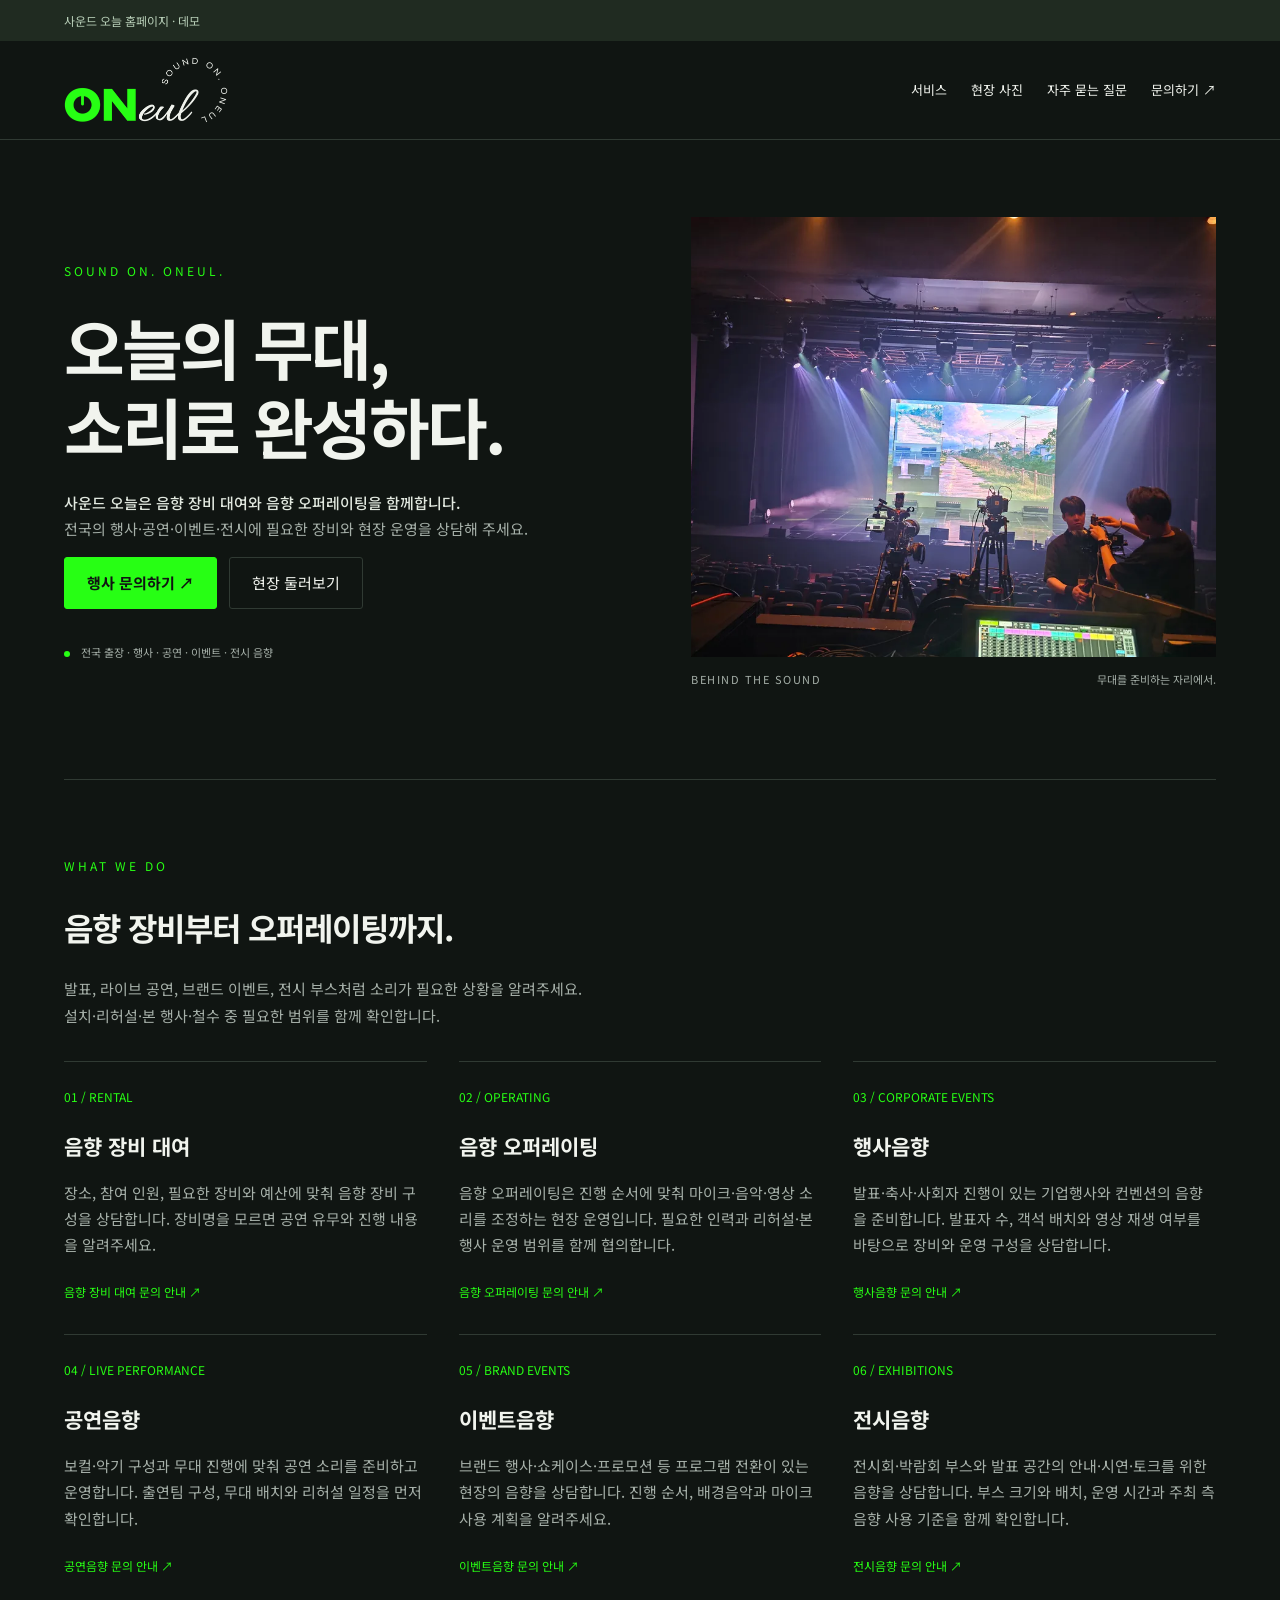
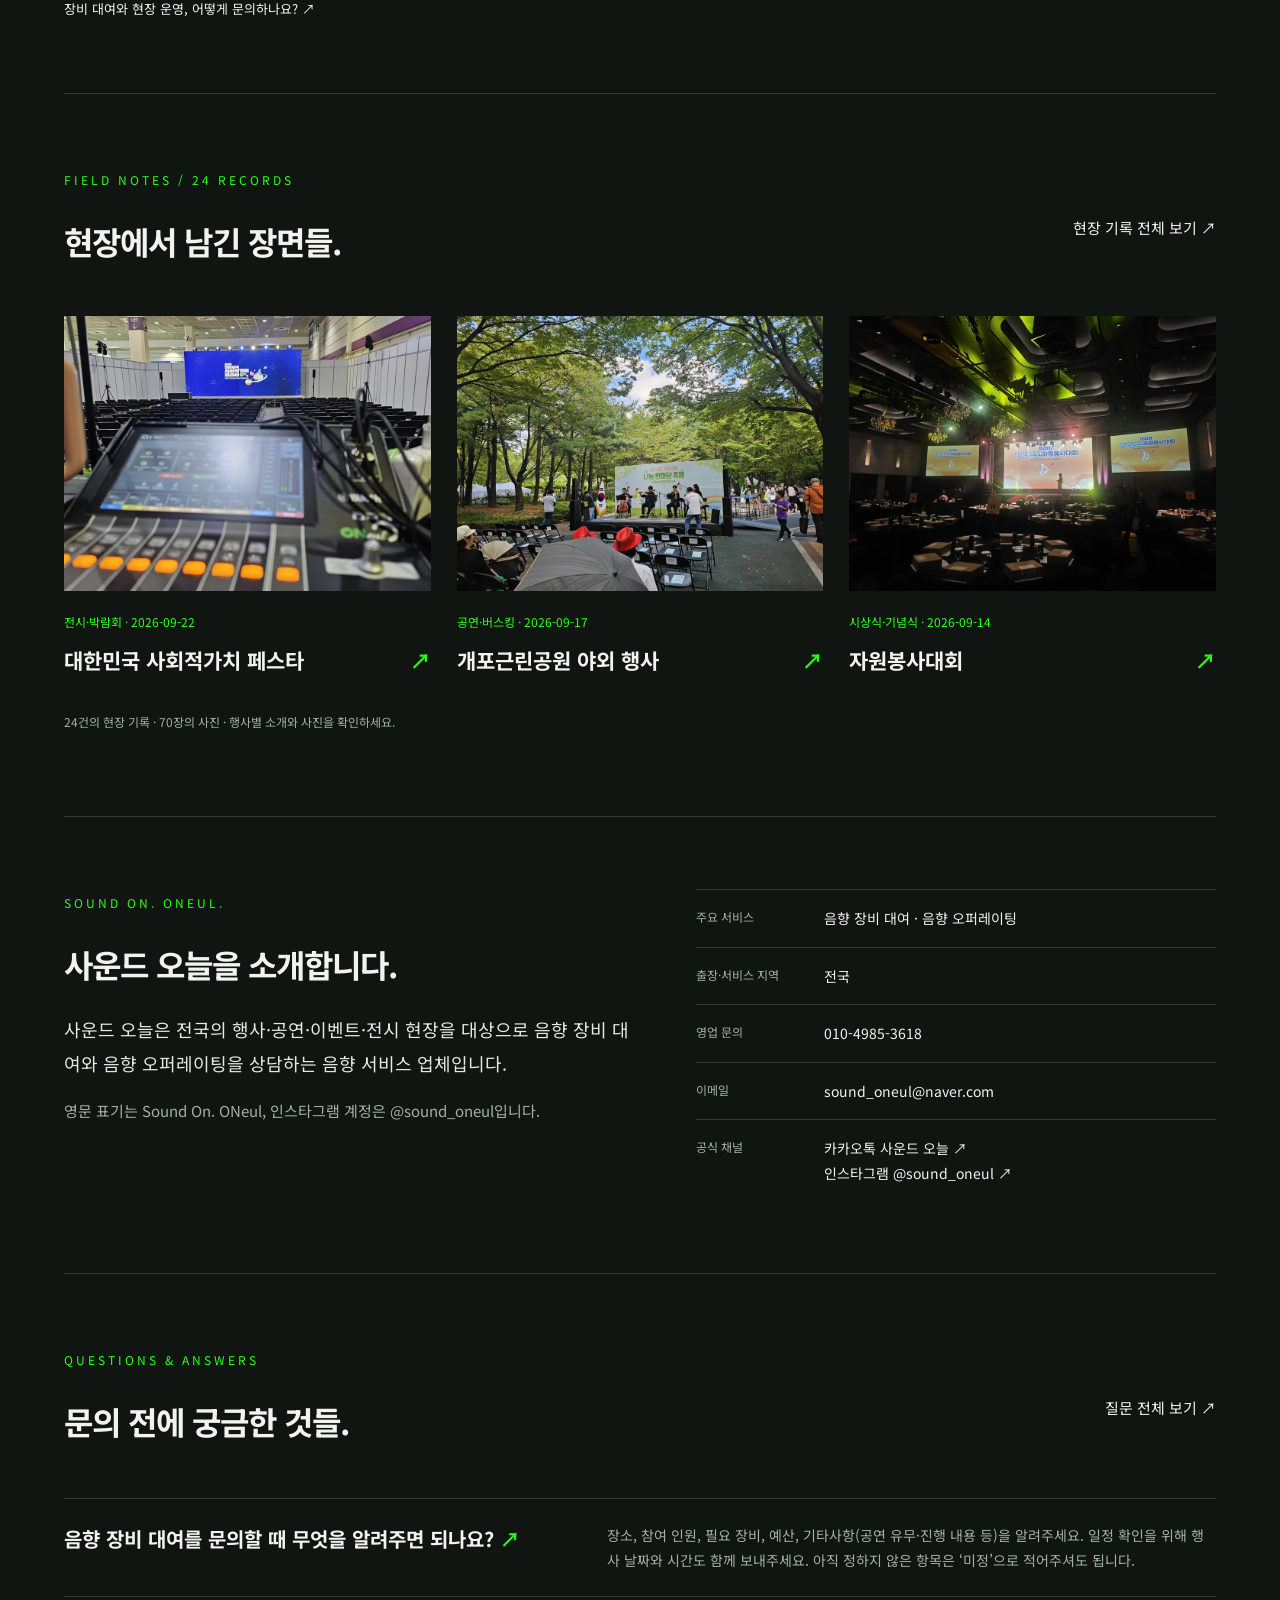
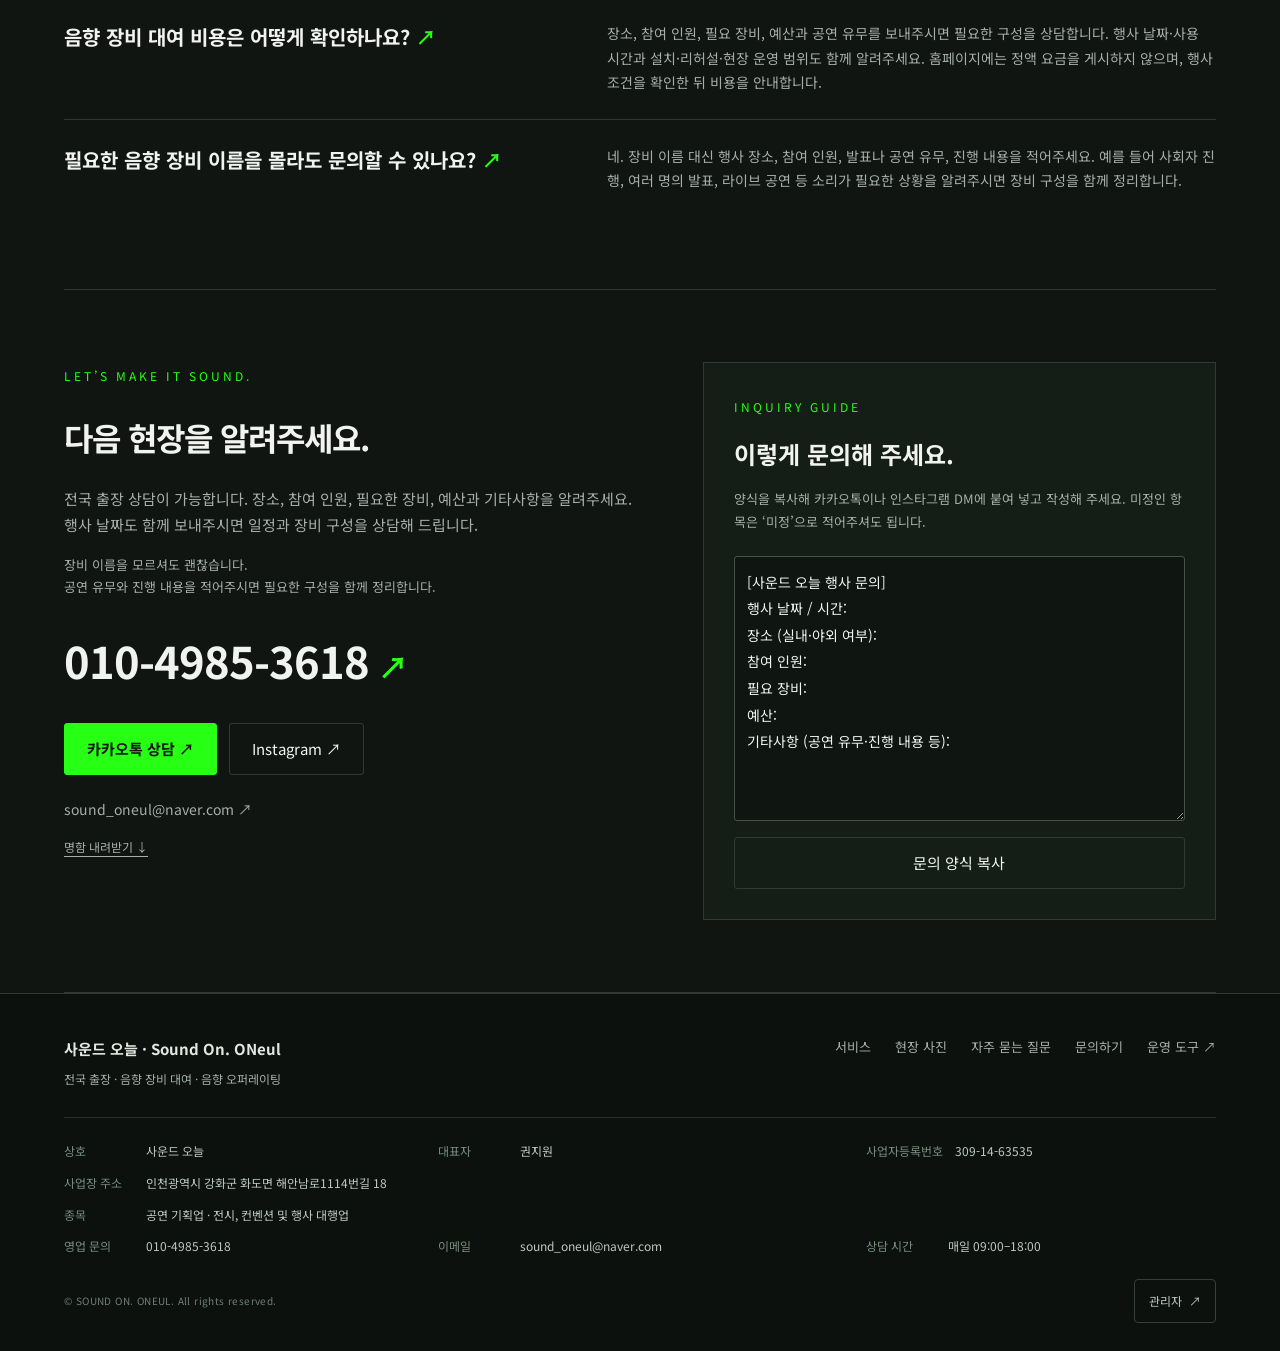
<file: site/index.html>
<!doctype html>
<html lang="ko"><head>
<meta charset="utf-8"><meta name="viewport" content="width=device-width,initial-scale=1">













<link rel="icon" href="assets/oneul-profile-original.png" type="image/png"><link rel="stylesheet" href="style.css?v=20261021-admin">
<title>음향 오퍼레이팅·행사음향·공연음향 | 사운드 오늘</title><meta name="description" content="전국 출장 사운드 오늘. 음향 오퍼레이팅, 행사음향·공연음향·이벤트음향·전시음향과 장비 대여를 상담합니다. 장소·참여 인원·필요 장비·예산·공연 유무를 알려주세요. 010-4985-3618"><meta name="robots" content="noindex,nofollow"><link rel="canonical" href="https://soundoneul.com/"><meta property="og:url" content="https://soundoneul.com/"><meta property="og:type" content="website"><meta property="og:site_name" content="사운드 오늘"><meta property="og:locale" content="ko_KR"><meta property="og:title" content="사운드 오늘 | 오늘의 무대, 소리로 완성하다."><meta property="og:description" content="전국 출장 사운드 오늘. 음향 오퍼레이팅, 행사음향·공연음향·이벤트음향·전시음향과 장비 대여를 상담합니다. 장소·참여 인원·필요 장비·예산·공연 유무를 알려주세요. 010-4985-3618"><meta property="og:image" content="https://kkwon91.github.io/sound-oneul-demo/site/assets/oneul-share-20261021.png"><meta property="og:image:secure_url" content="https://kkwon91.github.io/sound-oneul-demo/site/assets/oneul-share-20261021.png"><meta property="og:image:type" content="image/png"><meta property="og:image:width" content="1734"><meta property="og:image:height" content="907"><meta property="og:image:alt" content="사운드 오늘 로고와 공연 현장. 오늘의 무대, 소리로 완성하다."><meta name="twitter:card" content="summary_large_image"><meta name="twitter:title" content="사운드 오늘 | 오늘의 무대, 소리로 완성하다."><meta name="twitter:description" content="전국 출장 사운드 오늘. 음향 오퍼레이팅, 행사음향·공연음향·이벤트음향·전시음향과 장비 대여를 상담합니다. 장소·참여 인원·필요 장비·예산·공연 유무를 알려주세요. 010-4985-3618"><meta name="twitter:image" content="https://kkwon91.github.io/sound-oneul-demo/site/assets/oneul-share-20261021.png"><meta name="theme-color" content="#101512"><link rel="preconnect" href="https://fonts.googleapis.com"><link rel="preconnect" href="https://fonts.gstatic.com" crossorigin></head><body>
<a class="skip-link" href="#main">본문으로 건너뛰기</a><div class="notice">사운드 오늘 홈페이지 · 데모</div>
<header><a class="brand" href="index.html" aria-label="사운드 오늘 홈"><span class="brand-mark" aria-hidden="true"></span></a><nav aria-label="주 메뉴"><a href="#service">서비스</a><a href="references.html">현장 사진</a><a href="faq.html">자주 묻는 질문</a><a href="#contact">문의하기 ↗</a></nav></header>
<main id="main">
<section class="hero"><div><span class="eyebrow">SOUND ON. ONEUL.</span><h1>오늘의 무대,<br>소리로 완성하다.</h1><p class="hero-description"><strong>사운드 오늘은 음향 장비 대여와 음향 오퍼레이팅을 함께합니다.</strong><br>전국의 행사·공연·이벤트·전시에 필요한 장비와 현장 운영을 상담해 주세요.</p><div class="row"><a class="button primary" href="#contact">행사 문의하기 ↗</a><a class="button" href="references.html">현장 둘러보기</a></div><div class="hero-note"><span class="signal-dot"></span> 전국 출장 · 행사 · 공연 · 이벤트 · 전시 음향</div></div><figure class="hero-visual"><img src="assets/stage-960.webp" srcset="assets/stage-480.webp 480w, assets/stage-960.webp 960w, assets/stage-1600.webp 1600w" sizes="(max-width: 720px) 90vw, (max-width: 1280px) 45vw, 560px" alt="공연장 무대와 객석 뒤 현장 음향 콘솔" width="4000" height="3000" fetchpriority="high"><figcaption><span>BEHIND THE SOUND</span><span>무대를 준비하는 자리에서.</span></figcaption></figure></section>
<section id="service"><span class="eyebrow">WHAT WE DO</span><h2>음향 장비부터 오퍼레이팅까지.</h2><p id="preparation">발표, 라이브 공연, 브랜드 이벤트, 전시 부스처럼 소리가 필요한 상황을 알려주세요.<br>설치·리허설·본 행사·철수 중 필요한 범위를 함께 확인합니다.</p><div class="grid thirds service-grid"><article id="rental"><span class="tag">01 / RENTAL</span><h3>음향 장비 대여</h3><p>장소, 참여 인원, 필요한 장비와 예산에 맞춰 음향 장비 구성을 상담합니다. 장비명을 모르면 공연 유무와 진행 내용을 알려주세요.</p><a class="service-faq-link" href="faq.html#inquiry-checklist">음향 장비 대여 문의 안내 ↗</a></article><article id="live-sound"><span class="tag">02 / OPERATING</span><h3>음향 오퍼레이팅</h3><p>음향 오퍼레이팅은 진행 순서에 맞춰 마이크·음악·영상 소리를 조정하는 현장 운영입니다. 필요한 인력과 리허설·본 행사 운영 범위를 함께 협의합니다.</p><a class="service-faq-link" href="faq.html#sound-operating">음향 오퍼레이팅 문의 안내 ↗</a></article><article id="event-sound"><span class="tag">03 / CORPORATE EVENTS</span><h3>행사음향</h3><p>발표·축사·사회자 진행이 있는 기업행사와 컨벤션의 음향을 준비합니다. 발표자 수, 객석 배치와 영상 재생 여부를 바탕으로 장비와 운영 구성을 상담합니다.</p><a class="service-faq-link" href="faq.html#event-sound-checklist">행사음향 문의 안내 ↗</a></article><article id="performance-sound"><span class="tag">04 / LIVE PERFORMANCE</span><h3>공연음향</h3><p>보컬·악기 구성과 무대 진행에 맞춰 공연 소리를 준비하고 운영합니다. 출연팀 구성, 무대 배치와 리허설 일정을 먼저 확인합니다.</p><a class="service-faq-link" href="faq.html#live-performance">공연음향 문의 안내 ↗</a></article><article id="promotion-sound"><span class="tag">05 / BRAND EVENTS</span><h3>이벤트음향</h3><p>브랜드 행사·쇼케이스·프로모션 등 프로그램 전환이 있는 현장의 음향을 상담합니다. 진행 순서, 배경음악과 마이크 사용 계획을 알려주세요.</p><a class="service-faq-link" href="faq.html#event-promotion-sound">이벤트음향 문의 안내 ↗</a></article><article id="exhibition-sound"><span class="tag">06 / EXHIBITIONS</span><h3>전시음향</h3><p>전시회·박람회 부스와 발표 공간의 안내·시연·토크를 위한 음향을 상담합니다. 부스 크기와 배치, 운영 시간과 주최 측 음향 사용 기준을 함께 확인합니다.</p><a class="service-faq-link" href="faq.html#exhibition-sound-checklist">전시음향 문의 안내 ↗</a></article></div><a class="text-link service-link" href="faq.html#crew-scope">장비 대여와 현장 운영, 어떻게 문의하나요? ↗</a></section>
<section><div class="row spread"><div><span class="eyebrow">FIELD NOTES / 24 RECORDS</span><h2>현장에서 남긴 장면들.</h2></div><a class="text-link" href="references.html">현장 기록 전체 보기 ↗</a></div><div class="grid thirds featured-grid"><a class="feature" href="references.html#2026-09-20-social-value"><img src="assets/events/2026-09-20-social-value-01-960.webp" srcset="assets/events/2026-09-20-social-value-01-480.webp 480w, assets/events/2026-09-20-social-value-01-960.webp 960w, assets/events/2026-09-20-social-value-01-1600.webp 1600w" sizes="(max-width: 720px) 90vw, (max-width: 1280px) 45vw, 560px" alt="대한민국 사회적가치 페스타 현장 사진 1 — 2026-09-20 촬영" width="1650" height="2200" loading="lazy" decoding="async" class="photo"><span class="tag">전시·박람회 · 2026-09-22</span><h3>대한민국 사회적가치 페스타 <span>↗</span></h3></a><a class="feature" href="references.html#2026-09-17-gaepo"><img src="assets/events/2026-09-17-gaepo-01-960.webp" srcset="assets/events/2026-09-17-gaepo-01-480.webp 480w, assets/events/2026-09-17-gaepo-01-960.webp 960w, assets/events/2026-09-17-gaepo-01-1600.webp 1600w" sizes="(max-width: 720px) 90vw, (max-width: 1280px) 45vw, 560px" alt="개포근린공원 야외 행사 현장 사진 1 — 2026-09-17 촬영" width="2200" height="1650" loading="lazy" decoding="async" class="photo"><span class="tag">공연·버스킹 · 2026-09-17</span><h3>개포근린공원 야외 행사 <span>↗</span></h3></a><a class="feature" href="references.html#2026-09-14-volunteer"><img src="assets/events/2026-09-14-volunteer-01-960.webp" srcset="assets/events/2026-09-14-volunteer-01-480.webp 480w, assets/events/2026-09-14-volunteer-01-960.webp 960w, assets/events/2026-09-14-volunteer-01-1600.webp 1600w" sizes="(max-width: 720px) 90vw, (max-width: 1280px) 45vw, 560px" alt="자원봉사대회 현장 사진 1 — 2026-09-14 촬영" width="2200" height="1650" loading="lazy" decoding="async" class="photo"><span class="tag">시상식·기념식 · 2026-09-14</span><h3>자원봉사대회 <span>↗</span></h3></a></div><p class="archive-note">24건의 현장 기록 · 70장의 사진 · 행사별 소개와 사진을 확인하세요.</p></section>
<section class="company-section" id="about" aria-labelledby="about-title"><div><span class="eyebrow">SOUND ON. ONEUL.</span><h2 id="about-title">사운드 오늘을 소개합니다.</h2><p class="company-summary">사운드 오늘은 전국의 행사·공연·이벤트·전시 현장을 대상으로 음향 장비 대여와 음향 오퍼레이팅을 상담하는 음향 서비스 업체입니다.</p><p>영문 표기는 Sound On. ONeul, 인스타그램 계정은 @sound_oneul입니다.</p></div><dl class="company-facts"><div><dt>주요 서비스</dt><dd>음향 장비 대여 · 음향 오퍼레이팅</dd></div><div><dt>출장·서비스 지역</dt><dd>전국</dd></div><div><dt>영업 문의</dt><dd><a href="tel:01049853618">010-4985-3618</a></dd></div><div><dt>이메일</dt><dd><a href="mailto:sound_oneul@naver.com">sound_oneul@naver.com</a></dd></div><div><dt>공식 채널</dt><dd><a href="https://pf.kakao.com/_dgxemX" target="_blank" rel="noopener">카카오톡 사운드 오늘 ↗</a><br><a href="https://www.instagram.com/sound_oneul/" target="_blank" rel="noopener">인스타그램 @sound_oneul ↗</a></dd></div></dl></section>
<section class="faq-preview" id="questions"><div class="row spread"><div><span class="eyebrow">QUESTIONS & ANSWERS</span><h2>문의 전에 궁금한 것들.</h2></div><a class="text-link" href="faq.html">질문 전체 보기 ↗</a></div><div class="faq-teasers"><article class="faq-teaser"><h3><a href="faq.html#inquiry-checklist">음향 장비 대여를 문의할 때 무엇을 알려주면 되나요? <span aria-hidden="true">↗</span></a></h3><p>장소, 참여 인원, 필요 장비, 예산, 기타사항(공연 유무·진행 내용 등)을 알려주세요. 일정 확인을 위해 행사 날짜와 시간도 함께 보내주세요. 아직 정하지 않은 항목은 ‘미정’으로 적어주셔도 됩니다.</p></article>
<article class="faq-teaser"><h3><a href="faq.html#rental-cost">음향 장비 대여 비용은 어떻게 확인하나요? <span aria-hidden="true">↗</span></a></h3><p>장소, 참여 인원, 필요 장비, 예산과 공연 유무를 보내주시면 필요한 구성을 상담합니다. 행사 날짜·사용 시간과 설치·리허설·현장 운영 범위도 함께 알려주세요. 홈페이지에는 정액 요금을 게시하지 않으며, 행사 조건을 확인한 뒤 비용을 안내합니다.</p></article>
<article class="faq-teaser"><h3><a href="faq.html#equipment-help">필요한 음향 장비 이름을 몰라도 문의할 수 있나요? <span aria-hidden="true">↗</span></a></h3><p>네. 장비 이름 대신 행사 장소, 참여 인원, 발표나 공연 유무, 진행 내용을 적어주세요. 예를 들어 사회자 진행, 여러 명의 발표, 라이브 공연 등 소리가 필요한 상황을 알려주시면 장비 구성을 함께 정리합니다.</p></article></div></section>
<section id="contact" class="contact-section"><div><span class="eyebrow">LET’S MAKE IT SOUND.</span><h2>다음 현장을 알려주세요.</h2><p>전국 출장 상담이 가능합니다. 장소, 참여 인원, 필요한 장비, 예산과 기타사항을 알려주세요.<br>행사 날짜도 함께 보내주시면 일정과 장비 구성을 상담해 드립니다.</p><p class="inquiry-help">장비 이름을 모르셔도 괜찮습니다.<br>공연 유무와 진행 내용을 적어주시면 필요한 구성을 함께 정리합니다.</p><a class="contact-phone" href="tel:01049853618">010-4985-3618 <span>↗</span></a><div class="row"><a class="button primary" href="https://pf.kakao.com/_dgxemX/chat" target="_blank" rel="noopener">카카오톡 상담 ↗</a><a class="button" href="https://www.instagram.com/sound_oneul/" target="_blank" rel="noopener">Instagram ↗</a></div><a class="contact-email" href="mailto:sound_oneul@naver.com">sound_oneul@naver.com ↗</a><a class="contact-card-link" href="assets/oneul-business-card.jpg" download>명함 내려받기 ↓</a></div><aside class="inquiry-card" aria-labelledby="inquiry-heading"><span class="eyebrow">INQUIRY GUIDE</span><h3 id="inquiry-heading">이렇게 문의해 주세요.</h3><p id="inquiry-help">양식을 복사해 카카오톡이나 인스타그램 DM에 붙여 넣고 작성해 주세요. 미정인 항목은 ‘미정’으로 적어주셔도 됩니다.</p><label class="sr-only" for="inquiry-template">행사 문의 양식</label><textarea id="inquiry-template" readonly rows="9" aria-describedby="inquiry-help">[사운드 오늘 행사 문의]
행사 날짜 / 시간:
장소 (실내·야외 여부):
참여 인원:
필요 장비:
예산:
기타사항 (공연 유무·진행 내용 등):</textarea><button class="button" id="copy-inquiry" type="button" hidden>문의 양식 복사</button><p id="inquiry-status" role="status" aria-live="polite"></p></aside></section>
</main><footer class="business-footer" id="business-info"><div class="footer-inner"><div class="footer-top"><div><strong>사운드 오늘 · Sound On. ONeul</strong><p>전국 출장 · 음향 장비 대여 · 음향 오퍼레이팅</p></div><nav aria-label="하단 메뉴"><a href="index.html#service">서비스</a><a href="references.html">현장 사진</a><a href="faq.html">자주 묻는 질문</a><a href="index.html#contact">문의하기</a><a href="operations.html">운영 도구 ↗</a></nav></div><dl class="footer-business" aria-label="사업자 정보"><div><dt>상호</dt><dd>사운드 오늘</dd></div><div><dt>대표자</dt><dd>권지원</dd></div><div><dt>사업자등록번호</dt><dd>309-14-63535</dd></div><div class="footer-wide"><dt>사업장 주소</dt><dd>인천광역시 강화군 화도면 해안남로1114번길 18</dd></div><div class="footer-wide"><dt>종목</dt><dd>공연 기획업 · 전시, 컨벤션 및 행사 대행업</dd></div><div><dt>영업 문의</dt><dd><a href="tel:01049853618">010-4985-3618</a></dd></div><div class="footer-email"><dt>이메일</dt><dd><a href="mailto:sound_oneul@naver.com">sound_oneul@naver.com</a></dd></div><div><dt>상담 시간</dt><dd>매일 09:00–18:00</dd></div></dl><div class="footer-bottom"><p class="footer-copyright">© SOUND ON. ONEUL. All rights reserved.</p><a class="footer-admin" href="https://kkwon91.github.io/sound-oneul-demo/" target="_blank" rel="noopener noreferrer nofollow" aria-label="관리자 — 경영 대시보드 (새 탭)">관리자 <span aria-hidden="true">↗</span></a></div></div></footer><script src="inquiry.js?v=20261021"></script></body></html>
</file>
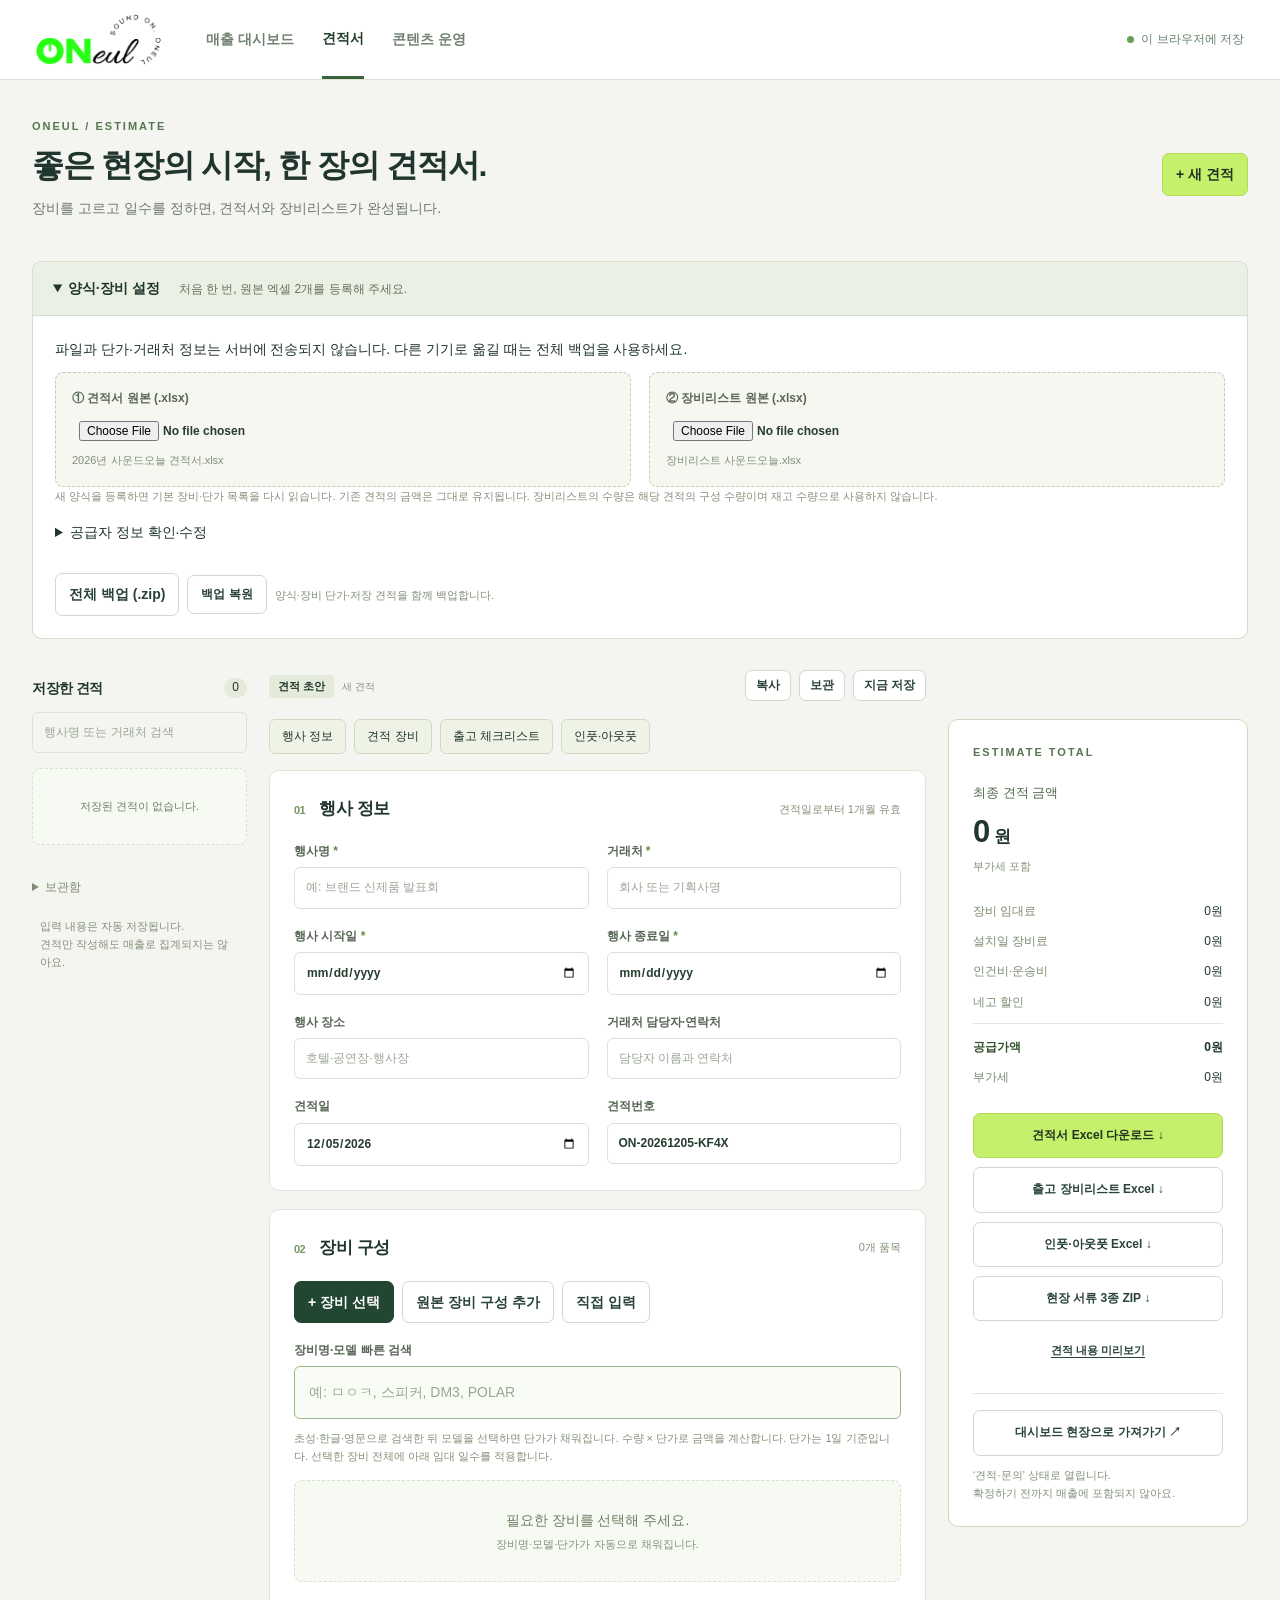
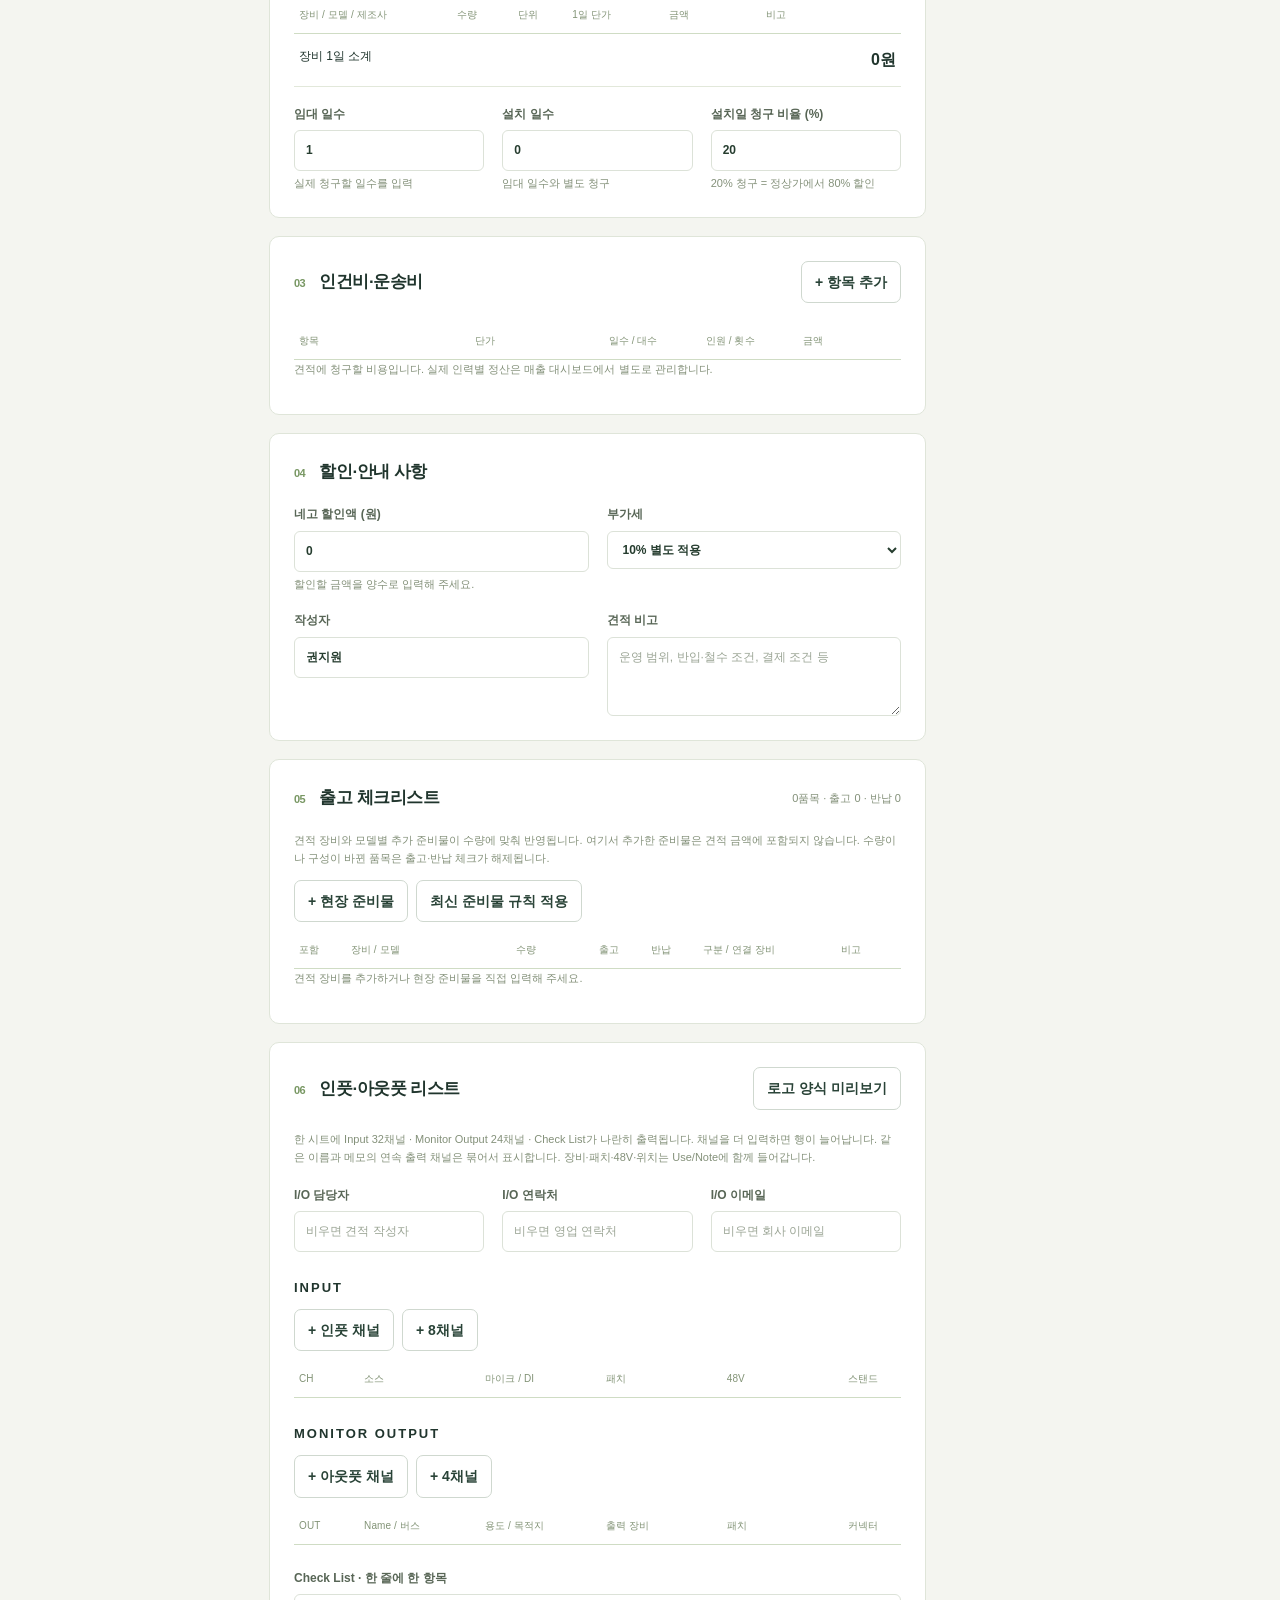
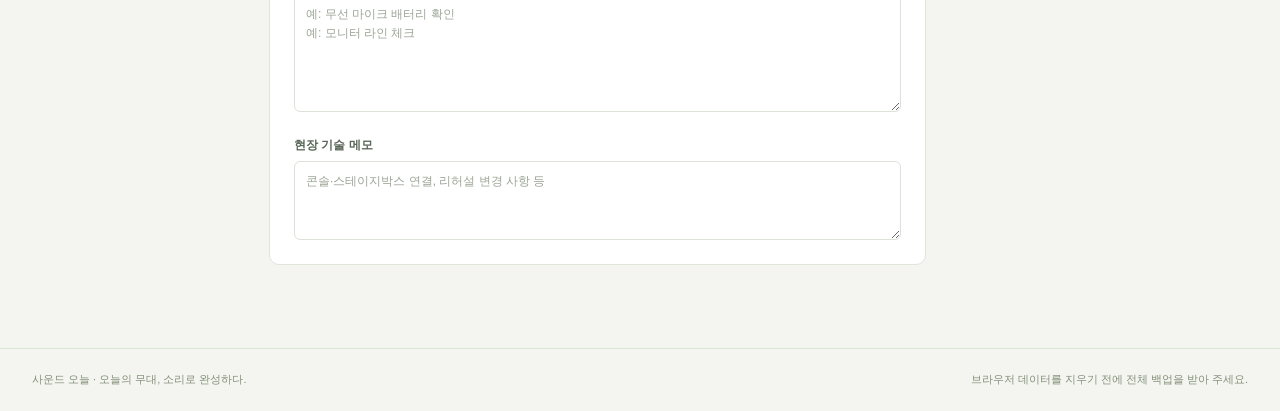
<file: site/quotes/index.html>
<!doctype html>
<html lang="ko">
<head>
<meta charset="utf-8"><meta name="viewport" content="width=device-width,initial-scale=1">
<meta name="robots" content="noindex,nofollow,noarchive">
<meta http-equiv="Content-Security-Policy" content="default-src 'self'; script-src 'self'; style-src 'self'; img-src 'self' blob: data:; connect-src 'none'; object-src 'none'; base-uri 'self'; form-action 'none'">
<title>견적서 만들기 · 사운드 오늘</title>
<link rel="icon" href="../assets/oneul-logo-original.png"><link rel="stylesheet" href="quotes.css?v=20261021-io-reference">
<script src="vendor/jszip.min.js" defer></script><script type="module" src="app.mjs?v=20261021-io-reference"></script>
</head>
<body>
<header class="top"><a class="brand" href="../../" aria-label="매출 대시보드"><img src="../assets/oneul-logo-original.png" alt="사운드 오늘"></a><nav aria-label="어드민 메뉴"><a href="../../">매출 대시보드</a><a href="./" aria-current="page">견적서</a><a href="../operations.html">콘텐츠 운영</a></nav><span class="local">이 브라우저에 저장</span></header>
<main>
<div class="heading"><div><p class="eyebrow">ONEUL / ESTIMATE</p><h1>좋은 현장의 시작,<br class="mobile"> 한 장의 견적서.</h1><p class="muted">장비를 고르고 일수를 정하면, 견적서와 장비리스트가 완성됩니다.</p></div><button class="primary" id="new">+ 새 견적</button></div>
<details id="setup" class="setup" open><summary>양식·장비 설정 <span id="setup-status">처음 한 번, 원본 엑셀 2개를 등록해 주세요.</span></summary><div class="setup-body"><p>파일과 단가·거래처 정보는 서버에 전송되지 않습니다. 다른 기기로 옮길 때는 전체 백업을 사용하세요.</p><div class="grid two"><label class="file">① 견적서 원본 (.xlsx)<input type="file" id="quote-template" accept=".xlsx"><small id="quote-name">2026년 사운드오늘 견적서.xlsx</small></label><label class="file">② 장비리스트 원본 (.xlsx)<input type="file" id="gear-template" accept=".xlsx"><small id="gear-name">장비리스트 사운드오늘.xlsx</small></label></div><p class="hint">새 양식을 등록하면 기본 장비·단가 목록을 다시 읽습니다. 기존 견적의 금액은 그대로 유지됩니다. 장비리스트의 수량은 해당 견적의 구성 수량이며 재고 수량으로 사용하지 않습니다.</p><details><summary>공급자 정보 확인·수정</summary><div id="supplier" class="grid three"></div><p class="hint">사업자등록증과 현재 영업번호를 기준으로 표시합니다. 엑셀의 로고·직인 이미지는 업로드한 양식을 유지합니다.</p></details><div class="actions"><button id="backup">전체 백업 (.zip)</button><label class="button">백업 복원<input class="visually-hidden" type="file" id="restore" accept=".zip"></label><span class="hint">양식·장비 단가·저장 견적을 함께 백업합니다.</span></div></div></details>
<div class="workspace"><aside class="history"><div class="section-head"><h2>저장한 견적</h2><span id="saved-count">0</span></div><label class="visually-hidden" for="history-search">저장 견적 검색</label><input id="history-search" type="search" placeholder="행사명 또는 거래처 검색"><div id="history-list"></div><details class="archive"><summary>보관함</summary><div id="archive-list"></div></details><p class="hint">입력 내용은 자동 저장됩니다.<br>견적만 작성해도 매출로 집계되지는 않아요.</p></aside>
<div class="editor"><div class="editor-top"><div><span class="tag">견적 초안</span><span id="save-state" role="status">준비 중</span></div><div class="actions"><button id="duplicate">복사</button><button id="archive">보관</button><button id="save">지금 저장</button></div></div>
<nav class="section-nav" aria-label="견적 작업 단계"><a href="#event-section">행사 정보</a><a href="#equipment-section">견적 장비</a><a href="#packing-section">출고 체크리스트</a><a href="#io-section">인풋·아웃풋</a></nav>
<form id="quote-form" novalidate>
<section class="card" id="event-section"><div class="section-head"><h2><span>01</span> 행사 정보</h2><span class="hint">견적일로부터 1개월 유효</span></div><div class="grid two">
<label>행사명 <b>*</b><input data-q="project" maxlength="80" placeholder="예: 브랜드 신제품 발표회" required></label><label>거래처 <b>*</b><input data-q="client" maxlength="60" placeholder="회사 또는 기획사명" required></label>
<label>행사 시작일 <b>*</b><input data-q="start" type="date" required></label><label>행사 종료일 <b>*</b><input data-q="end" type="date" required></label>
<label>행사 장소<input data-q="venue" maxlength="80" placeholder="호텔·공연장·행사장"></label><label>거래처 담당자·연락처<input data-q="contact" maxlength="100" placeholder="담당자 이름과 연락처"></label>
<label>견적일<input data-q="date" type="date" required></label><label>견적번호<input data-q="number" maxlength="50"></label>
</div></section>
<section class="card" id="equipment-section"><div class="section-head"><h2><span>02</span> 장비 구성</h2><span class="hint" id="item-count">0개 품목</span></div><div class="actions"><button type="button" class="dark" id="catalog-open">+ 장비 선택</button><button type="button" id="source-pack">원본 장비 구성 추가</button><button type="button" id="custom-item">직접 입력</button></div><div class="quick-search"><label for="equipment-search">장비명·모델 빠른 검색</label><input id="equipment-search" role="combobox" aria-autocomplete="list" aria-expanded="false" aria-controls="equipment-options" autocomplete="off" placeholder="예: ㅁㅇㅋ, 스피커, DM3, POLAR"><div id="equipment-options" role="listbox" aria-label="장비 자동완성" hidden></div></div><p class="hint">초성·한글·영문으로 검색한 뒤 모델을 선택하면 단가가 채워집니다. 수량 × 단가로 금액을 계산합니다. 단가는 1일 기준입니다. 선택한 장비 전체에 아래 임대 일수를 적용합니다.</p><div id="items-empty" class="empty">필요한 장비를 선택해 주세요.<br><small>장비명·모델·단가가 자동으로 채워집니다.</small></div><div class="table-wrap"><table class="items"><thead><tr><th>장비 / 모델 / 제조사</th><th>수량</th><th>단위</th><th>1일 단가</th><th>금액</th><th>비고</th><th><span class="visually-hidden">삭제</span></th></tr></thead><tbody id="items"></tbody></table></div><div class="subtotal"><span>장비 1일 소계</span><strong id="daily">0원</strong></div>
<div class="grid three rental"><label>임대 일수<input data-q="rentalDays" type="number" min="0" max="3660" step="1"><small>실제 청구할 일수를 입력</small></label><label>설치 일수<input data-q="setupDays" type="number" min="0" max="3660" step="1"><small>임대 일수와 별도 청구</small></label><label>설치일 청구 비율 (%)<input data-q="setupPercent" type="number" min="0" max="100" step="0.1"><small>20% 청구 = 정상가에서 80% 할인</small></label></div></section>
<section class="card"><div class="section-head"><h2><span>03</span> 인건비·운송비</h2><button type="button" id="add-fee">+ 항목 추가</button></div><div class="table-wrap"><table class="fees"><thead><tr><th>항목</th><th>단가</th><th>일수 / 대수</th><th>인원 / 횟수</th><th>금액</th><th><span class="visually-hidden">삭제</span></th></tr></thead><tbody id="fees"></tbody></table></div><p class="hint">견적에 청구할 비용입니다. 실제 인력별 정산은 매출 대시보드에서 별도로 관리합니다.</p></section>
<section class="card"><div class="section-head"><h2><span>04</span> 할인·안내 사항</h2></div><div class="grid two"><label>네고 할인액 (원)<input data-q="discount" type="number" min="0" step="1"><small>할인할 금액을 양수로 입력해 주세요.</small></label><label>부가세<select data-q="vatOn"><option value="true">10% 별도 적용</option><option value="false">부가세 미적용</option></select></label><label>작성자<input data-q="issuer" maxlength="40"></label><label>견적 비고<textarea data-q="notes" rows="3" maxlength="600" placeholder="운영 범위, 반입·철수 조건, 결제 조건 등"></textarea></label></div></section>
<section class="card" id="packing-section"><div class="section-head"><h2><span>05</span> 출고 체크리스트</h2><span class="hint" id="packing-count"></span></div><p class="hint">견적 장비와 모델별 추가 준비물이 수량에 맞춰 반영됩니다. 여기서 추가한 준비물은 견적 금액에 포함되지 않습니다. 수량이나 구성이 바뀐 품목은 출고·반납 체크가 해제됩니다.</p><div class="actions"><button type="button" id="packing-extra">+ 현장 준비물</button><button type="button" id="packing-refresh">최신 준비물 규칙 적용</button></div><div class="table-wrap"><table class="packing-table"><thead><tr><th>포함</th><th>장비 / 모델</th><th>수량</th><th>출고</th><th>반납</th><th>구분 / 연결 장비</th><th>비고</th><th></th></tr></thead><tbody id="packing-rows"></tbody></table></div><p class="hint" id="packing-empty">견적 장비를 추가하거나 현장 준비물을 직접 입력해 주세요.</p></section>
<section class="card" id="io-section"><div class="section-head"><h2><span>06</span> 인풋·아웃풋 리스트</h2><button type="button" id="io-preview">로고 양식 미리보기</button></div><p class="hint">한 시트에 Input 32채널 · Monitor Output 24채널 · Check List가 나란히 출력됩니다. 채널을 더 입력하면 행이 늘어납니다. 같은 이름과 메모의 연속 출력 채널은 묶어서 표시합니다. 장비·패치·48V·위치는 Use/Note에 함께 들어갑니다.</p><div class="grid three io-contact-fields"><label>I/O 담당자<input data-io-meta="contactName" maxlength="100" placeholder="비우면 견적 작성자"></label><label>I/O 연락처<input data-io-meta="contactPhone" maxlength="100" placeholder="비우면 영업 연락처"></label><label>I/O 이메일<input data-io-meta="contactEmail" maxlength="150" placeholder="비우면 회사 이메일"></label></div><datalist id="io-devices"></datalist><h3>INPUT</h3><div class="actions"><button type="button" data-add-io="inputs">+ 인풋 채널</button><button type="button" data-add-io="inputs" data-count="8">+ 8채널</button></div><div class="table-wrap"><table class="io-table"><thead><tr><th>CH</th><th>소스</th><th>마이크 / DI</th><th>패치</th><th>48V</th><th>스탠드</th><th>위치</th><th>비고</th><th></th></tr></thead><tbody id="io-inputs"></tbody></table></div><h3>MONITOR OUTPUT</h3><div class="actions"><button type="button" data-add-io="outputs">+ 아웃풋 채널</button><button type="button" data-add-io="outputs" data-count="4">+ 4채널</button></div><div class="table-wrap"><table class="io-table"><thead><tr><th>OUT</th><th>Name / 버스</th><th>용도 / 목적지</th><th>출력 장비</th><th>패치</th><th>커넥터</th><th>위치</th><th>비고</th><th></th></tr></thead><tbody id="io-outputs"></tbody></table></div><label>Check List · 한 줄에 한 항목<textarea id="io-checklist" data-io-meta="checklist" rows="5" maxlength="2000" placeholder="예: 무선 마이크 배터리 확인&#10;예: 모니터 라인 체크"></textarea></label><label>현장 기술 메모<textarea data-io-meta="notes" id="io-notes" rows="3" maxlength="2000" placeholder="콘솔·스테이지박스 연결, 리허설 변경 사항 등"></textarea></label></section>
</form>
</div>
<aside class="total-panel"><div class="total-card"><p class="eyebrow">ESTIMATE TOTAL</p><p class="total-label">최종 견적 금액</p><strong id="total">0<span>원</span></strong><span class="hint" id="vat-label">부가세 포함</span><dl><div><dt>장비 임대료</dt><dd id="rental">0원</dd></div><div><dt>설치일 장비료</dt><dd id="setup-total">0원</dd></div><div><dt>인건비·운송비</dt><dd id="fees-total">0원</dd></div><div><dt>네고 할인</dt><dd id="discount-total">0원</dd></div><div class="supply"><dt>공급가액</dt><dd id="supply">0원</dd></div><div><dt>부가세</dt><dd id="vat">0원</dd></div></dl><p id="calc-error" class="error" hidden></p><button class="primary download" id="download-quote">견적서 Excel 다운로드 ↓</button><button class="download" id="download-gear">출고 장비리스트 Excel ↓</button><button class="download" id="download-io">인풋·아웃풋 Excel ↓</button><button class="download" id="download-all">현장 서류 3종 ZIP ↓</button><button class="text-button" id="preview-open">견적 내용 미리보기</button><a id="last-download" hidden download>방금 만든 파일 다시 받기</a><div class="divider"></div><button class="download" id="to-ledger">대시보드 현장으로 가져가기 ↗</button><p class="hint">‘견적·문의’ 상태로 열립니다.<br>확정하기 전까지 매출에 포함되지 않아요.</p></div></aside></div>
</main>
<dialog id="catalog-dialog"><div class="dialog-head"><div><p class="eyebrow">EQUIPMENT</p><h2>장비 선택</h2></div><button data-close="catalog-dialog" aria-label="장비 선택 닫기">✕</button></div><p class="hint">단가를 수정하면 다음 견적에도 적용됩니다. 이미 추가한 장비의 단가는 바뀌지 않습니다.</p><div class="actions"><button type="button" id="catalog-new">+ 보유 모델 등록</button><label class="inline-check"><input id="catalog-inactive" type="checkbox">사용 중지 모델도 보기</label></div><input type="search" id="catalog-search" placeholder="장비명·모델·초성 검색" aria-label="장비 검색"><div id="catalog-list"></div></dialog>
<dialog id="preview-dialog"><div class="dialog-head"><h2>현장 서류 미리보기</h2><button data-close="preview-dialog" aria-label="미리보기 닫기">✕</button></div><p class="hint">견적서·장비리스트는 등록한 원본 양식을 사용합니다. I/O Sheet는 사운드 오늘 로고가 들어간 통합 양식으로 다운로드됩니다.</p><div id="preview"></div></dialog>
<dialog id="model-dialog"><div class="dialog-head"><h2>보유 모델·준비물 설정</h2><button data-close="model-dialog" aria-label="모델 설정 닫기">✕</button></div><form id="model-form"><div class="grid two"><label>장비명<input name="name" required maxlength="100" placeholder="예: 무선 마이크"></label><label>모델명<input name="model" required maxlength="100"></label><label>제조사<input name="maker" maxlength="100"></label><label>단위<input name="unit" value="EA" maxlength="20" required></label><label>기본 1일 단가 (원)<input name="rate" type="number" min="0" max="1000000000" step="1" placeholder="미정이면 빈칸"></label><label>검색 별칭<input name="aliases" maxlength="200" placeholder="예: 무선마이크 핸드마이크"></label></div><label class="inline-check"><input name="inactive" type="checkbox">선택 목록에서 사용 중지</label><h3>함께 챙길 추가 준비물</h3><p class="hint">보유 모델 1개당 또는 행사당 고정 수량으로 계산합니다. 같은 준비물은 합산됩니다. 준비물은 청구 금액에 더하지 않습니다.</p><div class="table-wrap"><table class="rules-table"><thead><tr><th>준비물명</th><th>모델 / 규격</th><th>기준 수량</th><th>기준</th><th>단위</th><th></th></tr></thead><tbody id="model-rules"></tbody></table></div><button type="button" id="rule-add">+ 준비물 규칙</button><p class="hint">변경한 규칙은 다음에 추가하는 장비부터 적용됩니다. 현재 견적에 반영하려면 ‘최신 준비물 규칙 적용’을 누르세요.</p><button type="submit" class="primary">모델 설정 저장</button></form></dialog>
<div id="toast" role="status" aria-live="polite" hidden></div>
<footer>사운드 오늘 · 오늘의 무대, 소리로 완성하다.<span>브라우저 데이터를 지우기 전에 전체 백업을 받아 주세요.</span></footer>
</body></html>
</file>
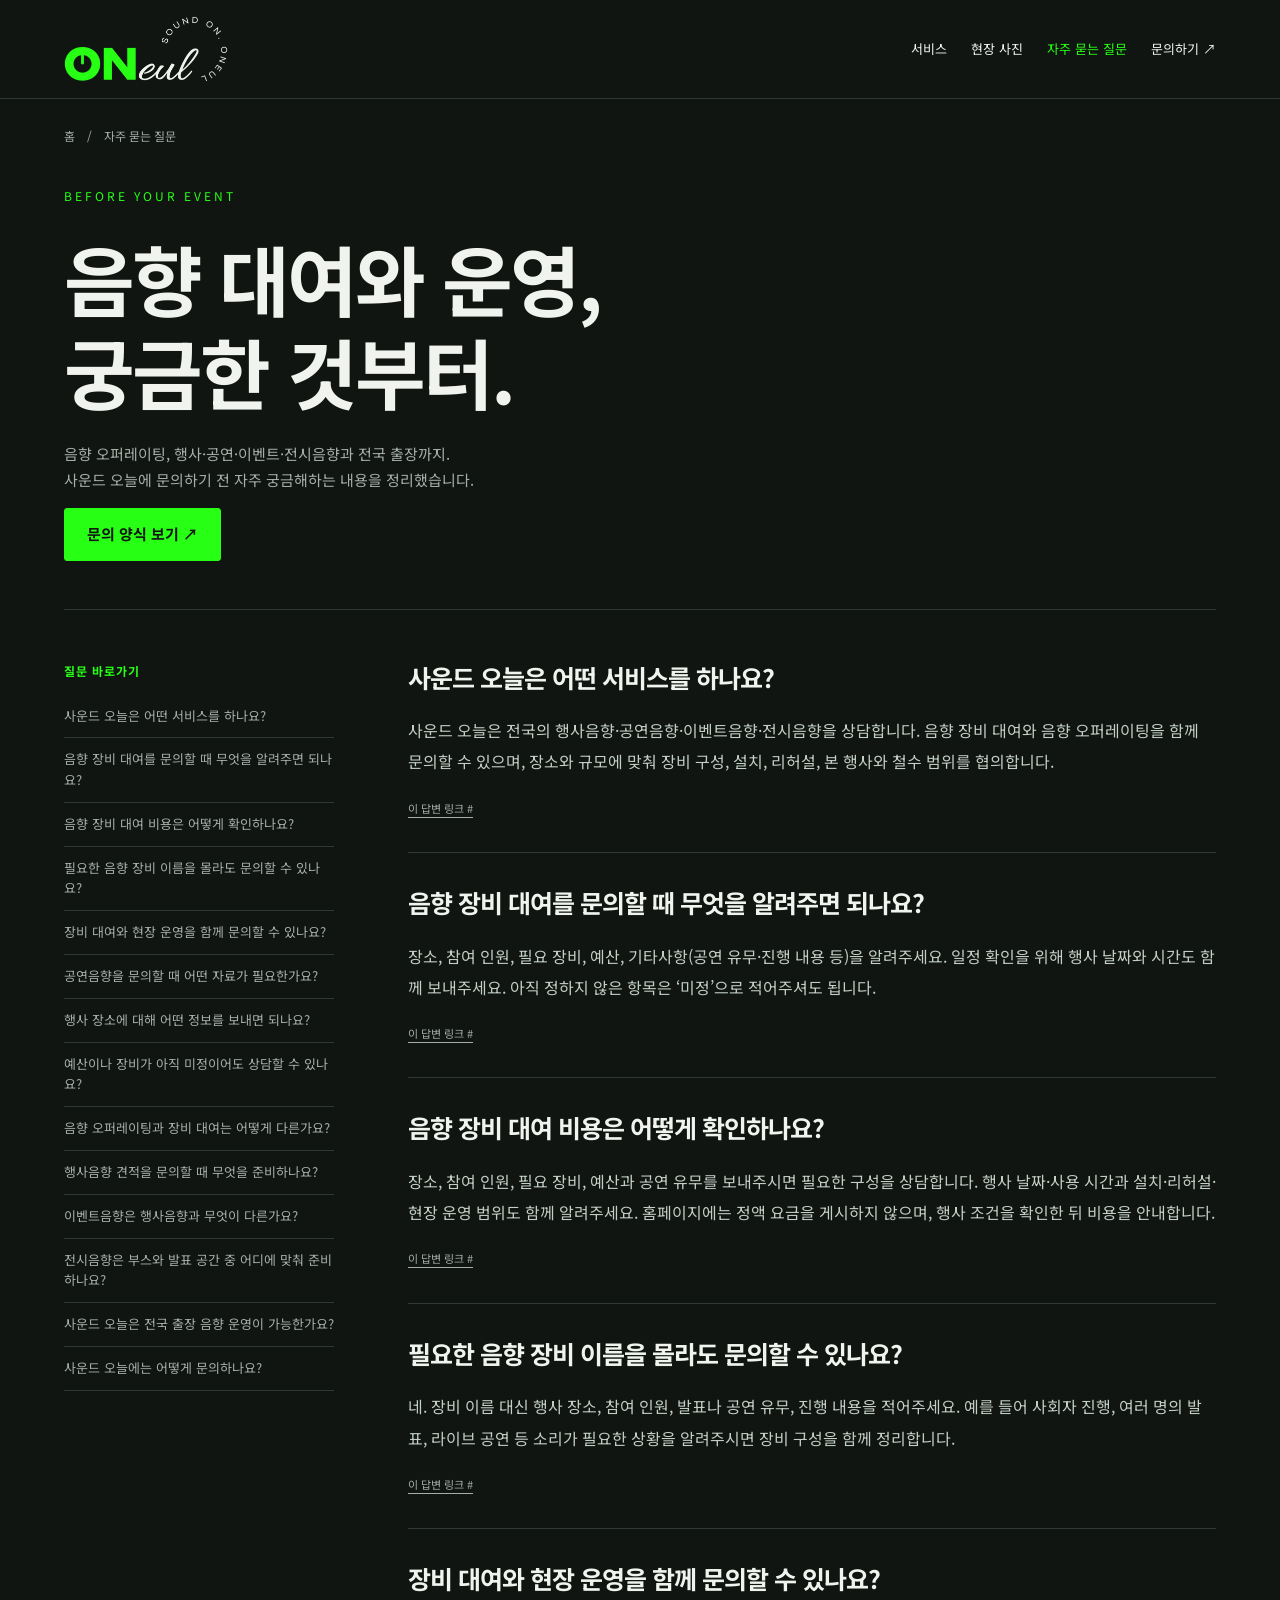
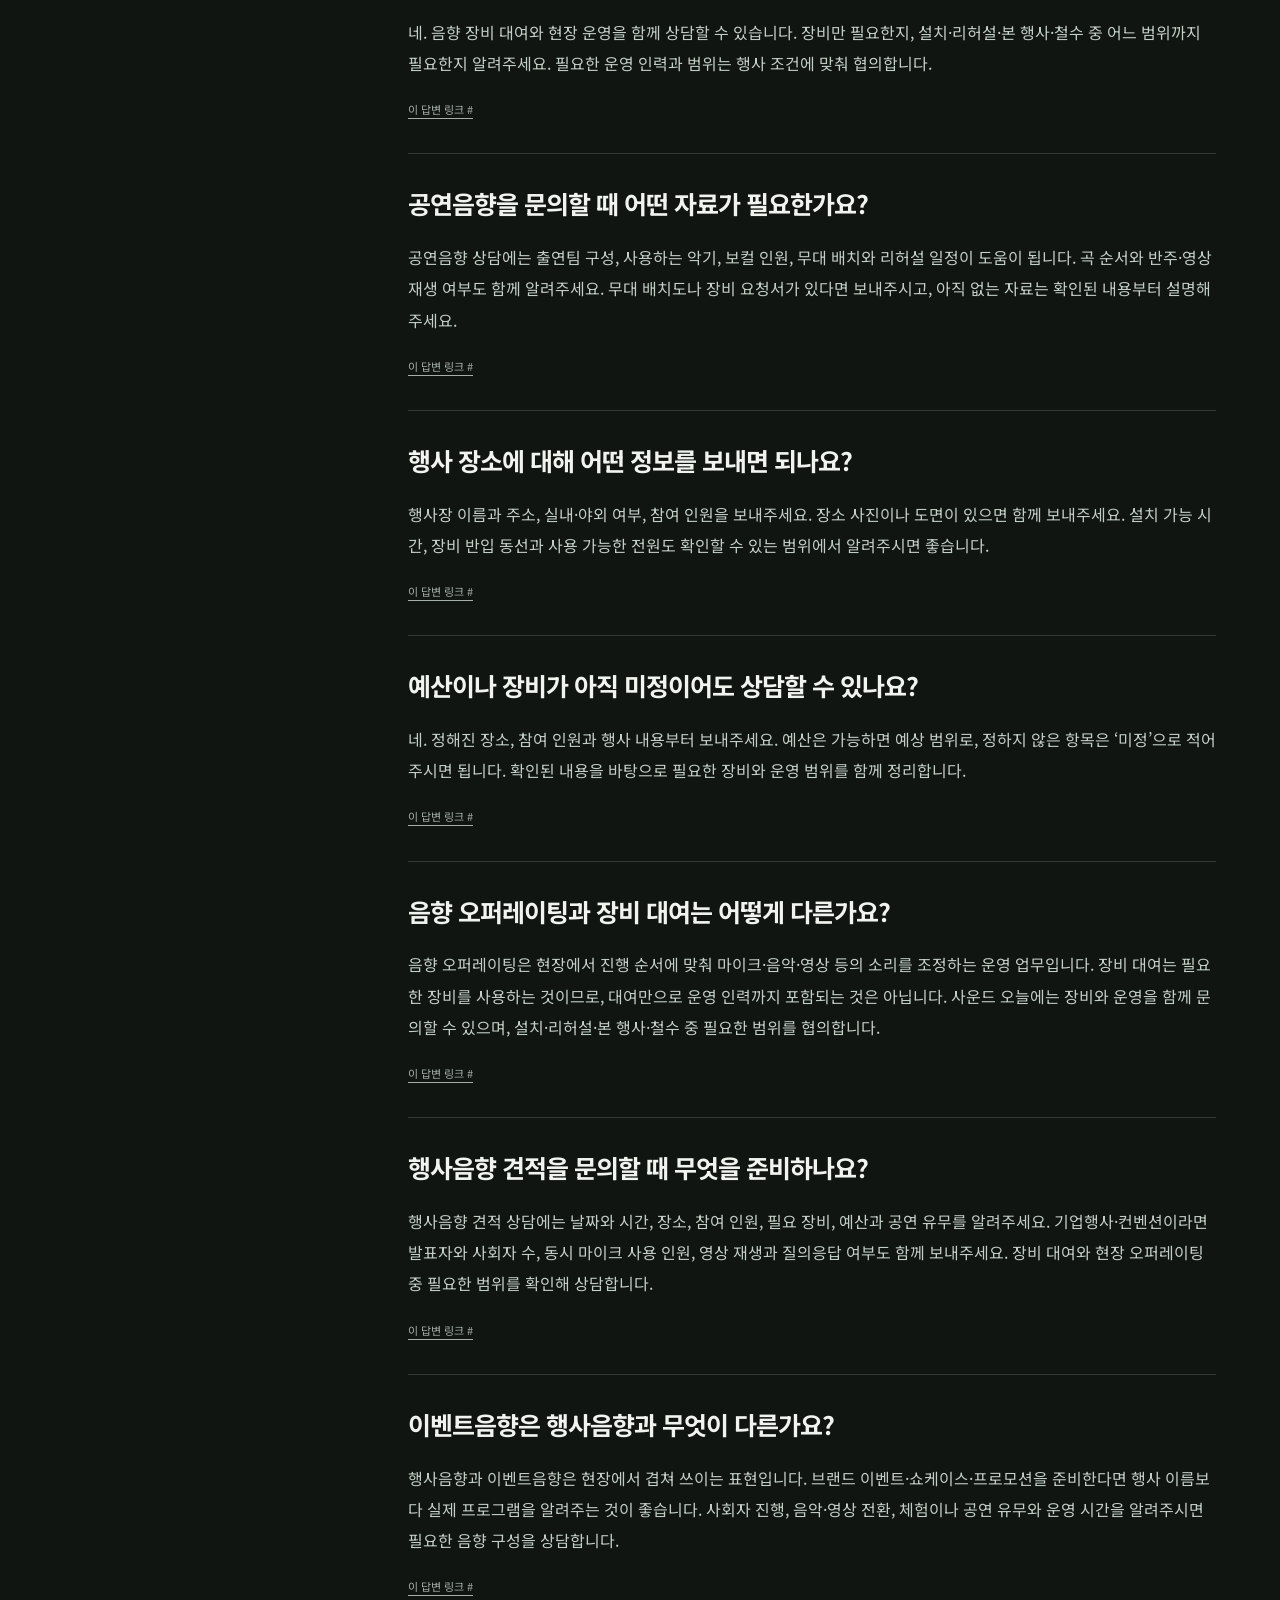
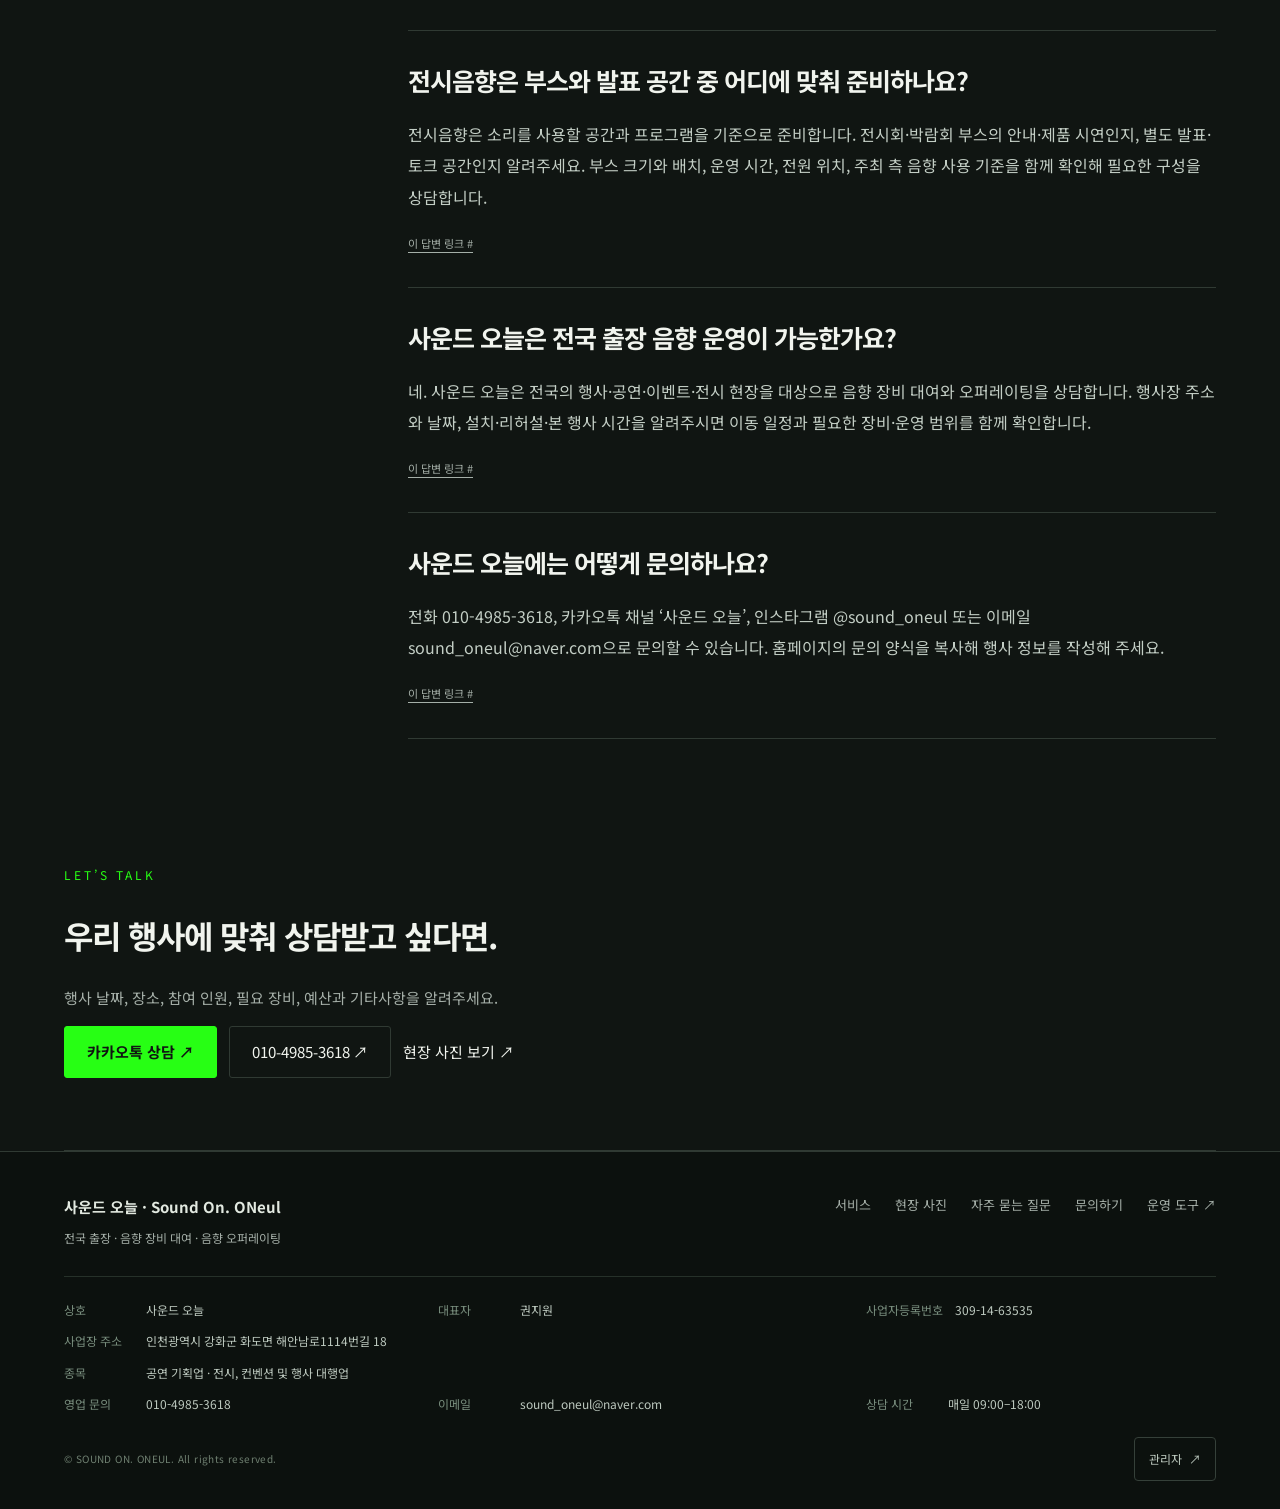
<file: site/faq.html>
<!doctype html>
<html lang="ko"><head><meta charset="utf-8"><meta name="viewport" content="width=device-width,initial-scale=1"><link rel="icon" href="assets/oneul-profile-original.png" type="image/png"><link rel="stylesheet" href="style.css?v=20261021-admin"><title>음향 오퍼레이팅·행사·공연·전시음향 FAQ | 사운드 오늘</title><meta name="description" content="음향 오퍼레이팅과 장비 대여의 차이, 행사음향 견적, 공연 준비, 이벤트음향·전시음향 문의와 전국 출장 안내. 사운드 오늘의 질문과 답변을 확인하세요."><meta name="robots" content="noindex,nofollow"><link rel="canonical" href="https://soundoneul.com/faq.html"><meta property="og:url" content="https://soundoneul.com/faq.html"><meta property="og:type" content="website"><meta property="og:site_name" content="사운드 오늘"><meta property="og:locale" content="ko_KR"><meta property="og:title" content="음향 오퍼레이팅·행사·공연·전시음향 FAQ | 사운드 오늘"><meta property="og:description" content="음향 오퍼레이팅과 장비 대여의 차이, 행사음향 견적, 공연 준비, 이벤트음향·전시음향 문의와 전국 출장 안내. 사운드 오늘의 질문과 답변을 확인하세요."><meta property="og:image" content="https://kkwon91.github.io/sound-oneul-demo/site/assets/oneul-share-20261021.png"><meta property="og:image:secure_url" content="https://kkwon91.github.io/sound-oneul-demo/site/assets/oneul-share-20261021.png"><meta property="og:image:type" content="image/png"><meta property="og:image:width" content="1734"><meta property="og:image:height" content="907"><meta property="og:image:alt" content="사운드 오늘 로고와 공연 현장. 오늘의 무대, 소리로 완성하다."><meta name="twitter:card" content="summary_large_image"><meta name="twitter:title" content="음향 오퍼레이팅·행사·공연·전시음향 FAQ | 사운드 오늘"><meta name="twitter:description" content="음향 오퍼레이팅과 장비 대여의 차이, 행사음향 견적, 공연 준비, 이벤트음향·전시음향 문의와 전국 출장 안내. 사운드 오늘의 질문과 답변을 확인하세요."><meta name="twitter:image" content="https://kkwon91.github.io/sound-oneul-demo/site/assets/oneul-share-20261021.png"><meta name="theme-color" content="#101512"><link rel="preconnect" href="https://fonts.googleapis.com"><link rel="preconnect" href="https://fonts.gstatic.com" crossorigin></head>
<body><a class="skip-link" href="#main">본문으로 건너뛰기</a>
<header><a class="brand" href="index.html" aria-label="사운드 오늘 홈"><span class="brand-mark" aria-hidden="true"></span></a><nav aria-label="주 메뉴"><a href="index.html#service">서비스</a><a href="references.html">현장 사진</a><a href="faq.html" aria-current="page">자주 묻는 질문</a><a href="index.html#contact">문의하기 ↗</a></nav></header>
<main id="main">
<nav class="breadcrumbs" aria-label="현재 위치"><a href="index.html">홈</a><span aria-hidden="true">/</span><span aria-current="page">자주 묻는 질문</span></nav>
<section class="page-intro faq-intro"><span class="eyebrow">BEFORE YOUR EVENT</span><h1>음향 대여와 운영,<br>궁금한 것부터.</h1><p>음향 오퍼레이팅, 행사·공연·이벤트·전시음향과 전국 출장까지.<br>사운드 오늘에 문의하기 전 자주 궁금해하는 내용을 정리했습니다.</p><a class="button primary" href="index.html#contact">문의 양식 보기 ↗</a></section>
<div class="faq-layout"><nav class="faq-toc" aria-label="질문 바로가기"><strong>질문 바로가기</strong><a href="#what-we-do">사운드 오늘은 어떤 서비스를 하나요?</a><a href="#inquiry-checklist">음향 장비 대여를 문의할 때 무엇을 알려주면 되나요?</a><a href="#rental-cost">음향 장비 대여 비용은 어떻게 확인하나요?</a><a href="#equipment-help">필요한 음향 장비 이름을 몰라도 문의할 수 있나요?</a><a href="#crew-scope">장비 대여와 현장 운영을 함께 문의할 수 있나요?</a><a href="#live-performance">공연음향을 문의할 때 어떤 자료가 필요한가요?</a><a href="#venue">행사 장소에 대해 어떤 정보를 보내면 되나요?</a><a href="#budget">예산이나 장비가 아직 미정이어도 상담할 수 있나요?</a><a href="#sound-operating">음향 오퍼레이팅과 장비 대여는 어떻게 다른가요?</a><a href="#event-sound-checklist">행사음향 견적을 문의할 때 무엇을 준비하나요?</a><a href="#event-promotion-sound">이벤트음향은 행사음향과 무엇이 다른가요?</a><a href="#exhibition-sound-checklist">전시음향은 부스와 발표 공간 중 어디에 맞춰 준비하나요?</a><a href="#service-area">사운드 오늘은 전국 출장 음향 운영이 가능한가요?</a><a href="#contact">사운드 오늘에는 어떻게 문의하나요?</a></nav><div class="faq-answers"><article class="faq-answer" id="what-we-do"><h2>사운드 오늘은 어떤 서비스를 하나요?</h2><p>사운드 오늘은 전국의 행사음향·공연음향·이벤트음향·전시음향을 상담합니다. 음향 장비 대여와 음향 오퍼레이팅을 함께 문의할 수 있으며, 장소와 규모에 맞춰 장비 구성, 설치, 리허설, 본 행사와 철수 범위를 협의합니다.</p><a class="answer-link" href="#what-we-do" aria-label="사운드 오늘은 어떤 서비스를 하나요? 답변 링크">이 답변 링크 #</a></article>
<article class="faq-answer" id="inquiry-checklist"><h2>음향 장비 대여를 문의할 때 무엇을 알려주면 되나요?</h2><p>장소, 참여 인원, 필요 장비, 예산, 기타사항(공연 유무·진행 내용 등)을 알려주세요. 일정 확인을 위해 행사 날짜와 시간도 함께 보내주세요. 아직 정하지 않은 항목은 ‘미정’으로 적어주셔도 됩니다.</p><a class="answer-link" href="#inquiry-checklist" aria-label="음향 장비 대여를 문의할 때 무엇을 알려주면 되나요? 답변 링크">이 답변 링크 #</a></article>
<article class="faq-answer" id="rental-cost"><h2>음향 장비 대여 비용은 어떻게 확인하나요?</h2><p>장소, 참여 인원, 필요 장비, 예산과 공연 유무를 보내주시면 필요한 구성을 상담합니다. 행사 날짜·사용 시간과 설치·리허설·현장 운영 범위도 함께 알려주세요. 홈페이지에는 정액 요금을 게시하지 않으며, 행사 조건을 확인한 뒤 비용을 안내합니다.</p><a class="answer-link" href="#rental-cost" aria-label="음향 장비 대여 비용은 어떻게 확인하나요? 답변 링크">이 답변 링크 #</a></article>
<article class="faq-answer" id="equipment-help"><h2>필요한 음향 장비 이름을 몰라도 문의할 수 있나요?</h2><p>네. 장비 이름 대신 행사 장소, 참여 인원, 발표나 공연 유무, 진행 내용을 적어주세요. 예를 들어 사회자 진행, 여러 명의 발표, 라이브 공연 등 소리가 필요한 상황을 알려주시면 장비 구성을 함께 정리합니다.</p><a class="answer-link" href="#equipment-help" aria-label="필요한 음향 장비 이름을 몰라도 문의할 수 있나요? 답변 링크">이 답변 링크 #</a></article>
<article class="faq-answer" id="crew-scope"><h2>장비 대여와 현장 운영을 함께 문의할 수 있나요?</h2><p>네. 음향 장비 대여와 현장 운영을 함께 상담할 수 있습니다. 장비만 필요한지, 설치·리허설·본 행사·철수 중 어느 범위까지 필요한지 알려주세요. 필요한 운영 인력과 범위는 행사 조건에 맞춰 협의합니다.</p><a class="answer-link" href="#crew-scope" aria-label="장비 대여와 현장 운영을 함께 문의할 수 있나요? 답변 링크">이 답변 링크 #</a></article>
<article class="faq-answer" id="live-performance"><h2>공연음향을 문의할 때 어떤 자료가 필요한가요?</h2><p>공연음향 상담에는 출연팀 구성, 사용하는 악기, 보컬 인원, 무대 배치와 리허설 일정이 도움이 됩니다. 곡 순서와 반주·영상 재생 여부도 함께 알려주세요. 무대 배치도나 장비 요청서가 있다면 보내주시고, 아직 없는 자료는 확인된 내용부터 설명해 주세요.</p><a class="answer-link" href="#live-performance" aria-label="공연음향을 문의할 때 어떤 자료가 필요한가요? 답변 링크">이 답변 링크 #</a></article>
<article class="faq-answer" id="venue"><h2>행사 장소에 대해 어떤 정보를 보내면 되나요?</h2><p>행사장 이름과 주소, 실내·야외 여부, 참여 인원을 보내주세요. 장소 사진이나 도면이 있으면 함께 보내주세요. 설치 가능 시간, 장비 반입 동선과 사용 가능한 전원도 확인할 수 있는 범위에서 알려주시면 좋습니다.</p><a class="answer-link" href="#venue" aria-label="행사 장소에 대해 어떤 정보를 보내면 되나요? 답변 링크">이 답변 링크 #</a></article>
<article class="faq-answer" id="budget"><h2>예산이나 장비가 아직 미정이어도 상담할 수 있나요?</h2><p>네. 정해진 장소, 참여 인원과 행사 내용부터 보내주세요. 예산은 가능하면 예상 범위로, 정하지 않은 항목은 ‘미정’으로 적어주시면 됩니다. 확인된 내용을 바탕으로 필요한 장비와 운영 범위를 함께 정리합니다.</p><a class="answer-link" href="#budget" aria-label="예산이나 장비가 아직 미정이어도 상담할 수 있나요? 답변 링크">이 답변 링크 #</a></article>
<article class="faq-answer" id="sound-operating"><h2>음향 오퍼레이팅과 장비 대여는 어떻게 다른가요?</h2><p>음향 오퍼레이팅은 현장에서 진행 순서에 맞춰 마이크·음악·영상 등의 소리를 조정하는 운영 업무입니다. 장비 대여는 필요한 장비를 사용하는 것이므로, 대여만으로 운영 인력까지 포함되는 것은 아닙니다. 사운드 오늘에는 장비와 운영을 함께 문의할 수 있으며, 설치·리허설·본 행사·철수 중 필요한 범위를 협의합니다.</p><a class="answer-link" href="#sound-operating" aria-label="음향 오퍼레이팅과 장비 대여는 어떻게 다른가요? 답변 링크">이 답변 링크 #</a></article>
<article class="faq-answer" id="event-sound-checklist"><h2>행사음향 견적을 문의할 때 무엇을 준비하나요?</h2><p>행사음향 견적 상담에는 날짜와 시간, 장소, 참여 인원, 필요 장비, 예산과 공연 유무를 알려주세요. 기업행사·컨벤션이라면 발표자와 사회자 수, 동시 마이크 사용 인원, 영상 재생과 질의응답 여부도 함께 보내주세요. 장비 대여와 현장 오퍼레이팅 중 필요한 범위를 확인해 상담합니다.</p><a class="answer-link" href="#event-sound-checklist" aria-label="행사음향 견적을 문의할 때 무엇을 준비하나요? 답변 링크">이 답변 링크 #</a></article>
<article class="faq-answer" id="event-promotion-sound"><h2>이벤트음향은 행사음향과 무엇이 다른가요?</h2><p>행사음향과 이벤트음향은 현장에서 겹쳐 쓰이는 표현입니다. 브랜드 이벤트·쇼케이스·프로모션을 준비한다면 행사 이름보다 실제 프로그램을 알려주는 것이 좋습니다. 사회자 진행, 음악·영상 전환, 체험이나 공연 유무와 운영 시간을 알려주시면 필요한 음향 구성을 상담합니다.</p><a class="answer-link" href="#event-promotion-sound" aria-label="이벤트음향은 행사음향과 무엇이 다른가요? 답변 링크">이 답변 링크 #</a></article>
<article class="faq-answer" id="exhibition-sound-checklist"><h2>전시음향은 부스와 발표 공간 중 어디에 맞춰 준비하나요?</h2><p>전시음향은 소리를 사용할 공간과 프로그램을 기준으로 준비합니다. 전시회·박람회 부스의 안내·제품 시연인지, 별도 발표·토크 공간인지 알려주세요. 부스 크기와 배치, 운영 시간, 전원 위치, 주최 측 음향 사용 기준을 함께 확인해 필요한 구성을 상담합니다.</p><a class="answer-link" href="#exhibition-sound-checklist" aria-label="전시음향은 부스와 발표 공간 중 어디에 맞춰 준비하나요? 답변 링크">이 답변 링크 #</a></article>
<article class="faq-answer" id="service-area"><h2>사운드 오늘은 전국 출장 음향 운영이 가능한가요?</h2><p>네. 사운드 오늘은 전국의 행사·공연·이벤트·전시 현장을 대상으로 음향 장비 대여와 오퍼레이팅을 상담합니다. 행사장 주소와 날짜, 설치·리허설·본 행사 시간을 알려주시면 이동 일정과 필요한 장비·운영 범위를 함께 확인합니다.</p><a class="answer-link" href="#service-area" aria-label="사운드 오늘은 전국 출장 음향 운영이 가능한가요? 답변 링크">이 답변 링크 #</a></article>
<article class="faq-answer" id="contact"><h2>사운드 오늘에는 어떻게 문의하나요?</h2><p>전화 010-4985-3618, 카카오톡 채널 ‘사운드 오늘’, 인스타그램 @sound_oneul 또는 이메일 sound_oneul@naver.com으로 문의할 수 있습니다. 홈페이지의 문의 양식을 복사해 행사 정보를 작성해 주세요.</p><a class="answer-link" href="#contact" aria-label="사운드 오늘에는 어떻게 문의하나요? 답변 링크">이 답변 링크 #</a></article></div></div>
<section class="faq-contact"><span class="eyebrow">LET’S TALK</span><h2>우리 행사에 맞춰 상담받고 싶다면.</h2><p>행사 날짜, 장소, 참여 인원, 필요 장비, 예산과 기타사항을 알려주세요.</p><div class="row"><a class="button primary" href="https://pf.kakao.com/_dgxemX/chat" target="_blank" rel="noopener">카카오톡 상담 ↗</a><a class="button" href="tel:01049853618">010-4985-3618 ↗</a><a class="text-link" href="references.html">현장 사진 보기 ↗</a></div></section>
</main><footer class="business-footer" id="business-info"><div class="footer-inner"><div class="footer-top"><div><strong>사운드 오늘 · Sound On. ONeul</strong><p>전국 출장 · 음향 장비 대여 · 음향 오퍼레이팅</p></div><nav aria-label="하단 메뉴"><a href="index.html#service">서비스</a><a href="references.html">현장 사진</a><a href="faq.html">자주 묻는 질문</a><a href="index.html#contact">문의하기</a><a href="operations.html">운영 도구 ↗</a></nav></div><dl class="footer-business" aria-label="사업자 정보"><div><dt>상호</dt><dd>사운드 오늘</dd></div><div><dt>대표자</dt><dd>권지원</dd></div><div><dt>사업자등록번호</dt><dd>309-14-63535</dd></div><div class="footer-wide"><dt>사업장 주소</dt><dd>인천광역시 강화군 화도면 해안남로1114번길 18</dd></div><div class="footer-wide"><dt>종목</dt><dd>공연 기획업 · 전시, 컨벤션 및 행사 대행업</dd></div><div><dt>영업 문의</dt><dd><a href="tel:01049853618">010-4985-3618</a></dd></div><div class="footer-email"><dt>이메일</dt><dd><a href="mailto:sound_oneul@naver.com">sound_oneul@naver.com</a></dd></div><div><dt>상담 시간</dt><dd>매일 09:00–18:00</dd></div></dl><div class="footer-bottom"><p class="footer-copyright">© SOUND ON. ONEUL. All rights reserved.</p><a class="footer-admin" href="https://kkwon91.github.io/sound-oneul-demo/" target="_blank" rel="noopener noreferrer nofollow" aria-label="관리자 — 경영 대시보드 (새 탭)">관리자 <span aria-hidden="true">↗</span></a></div></div></footer></body></html>
</file>
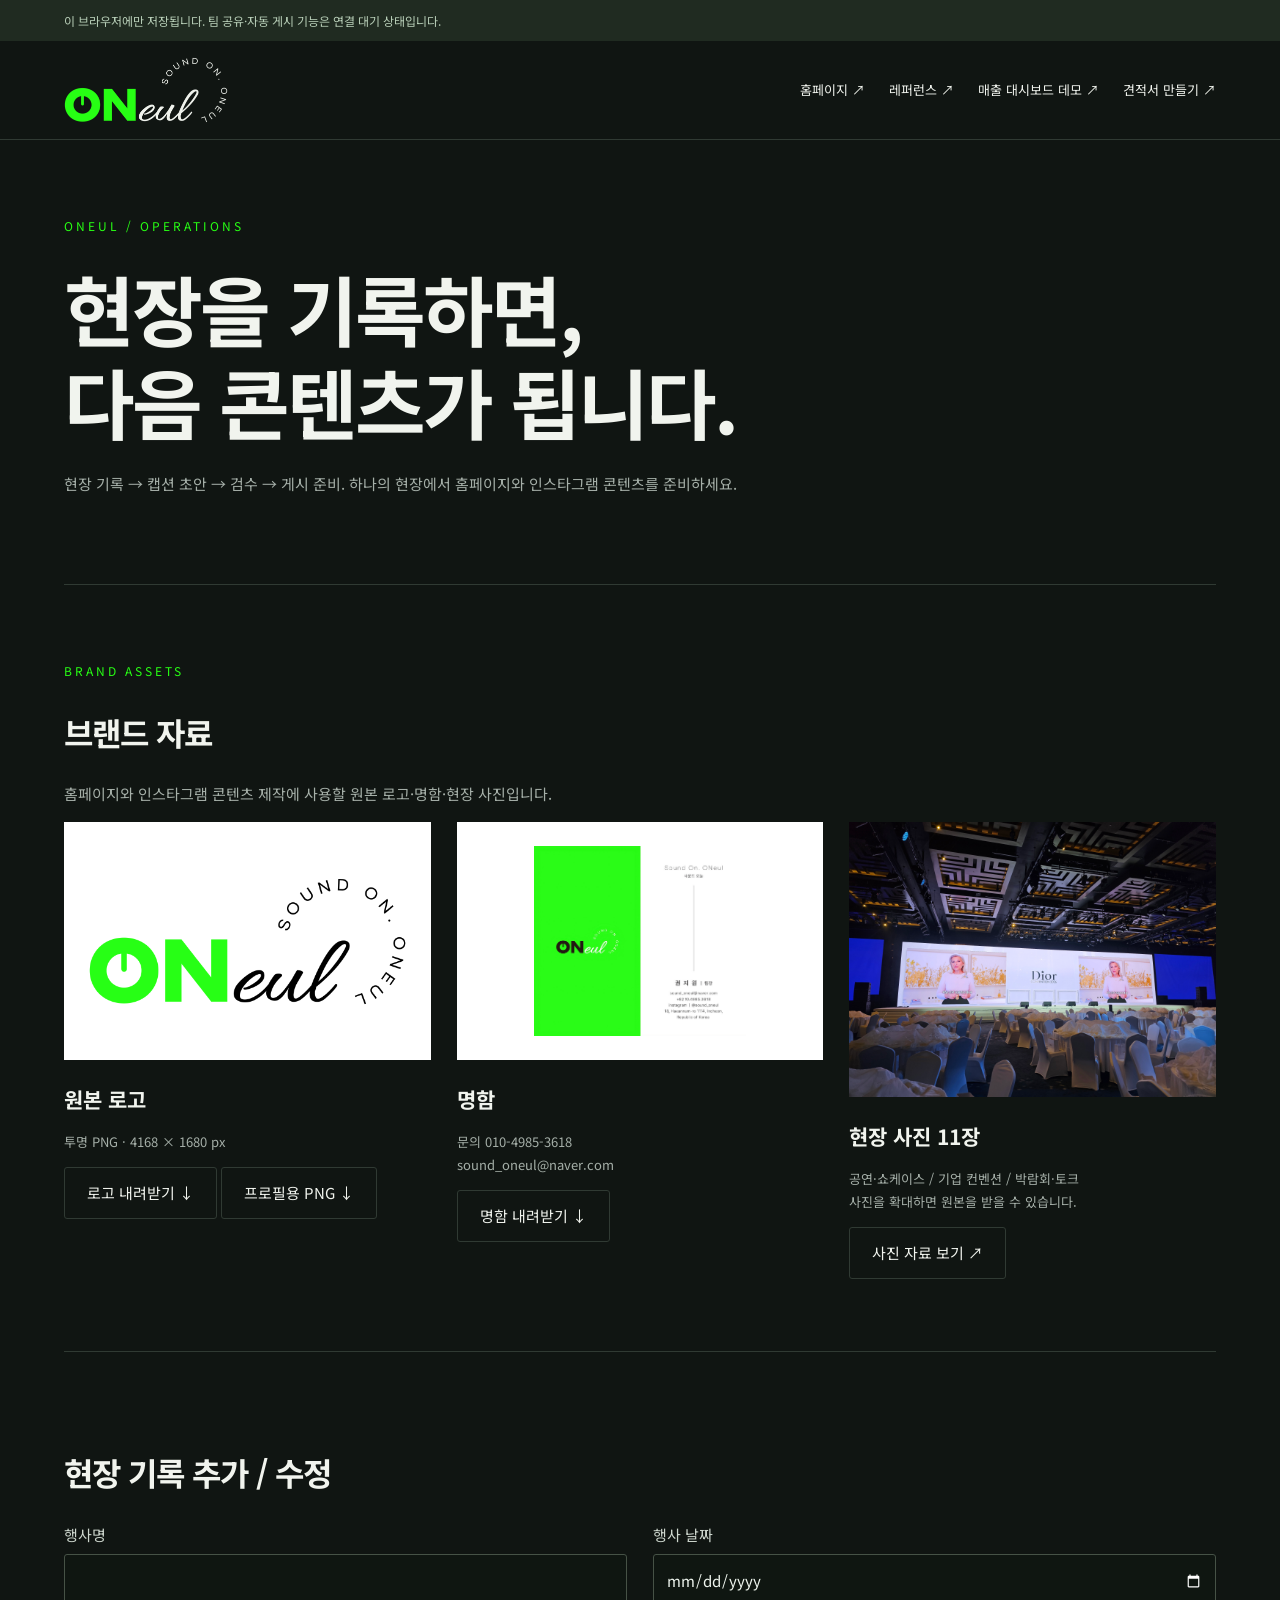
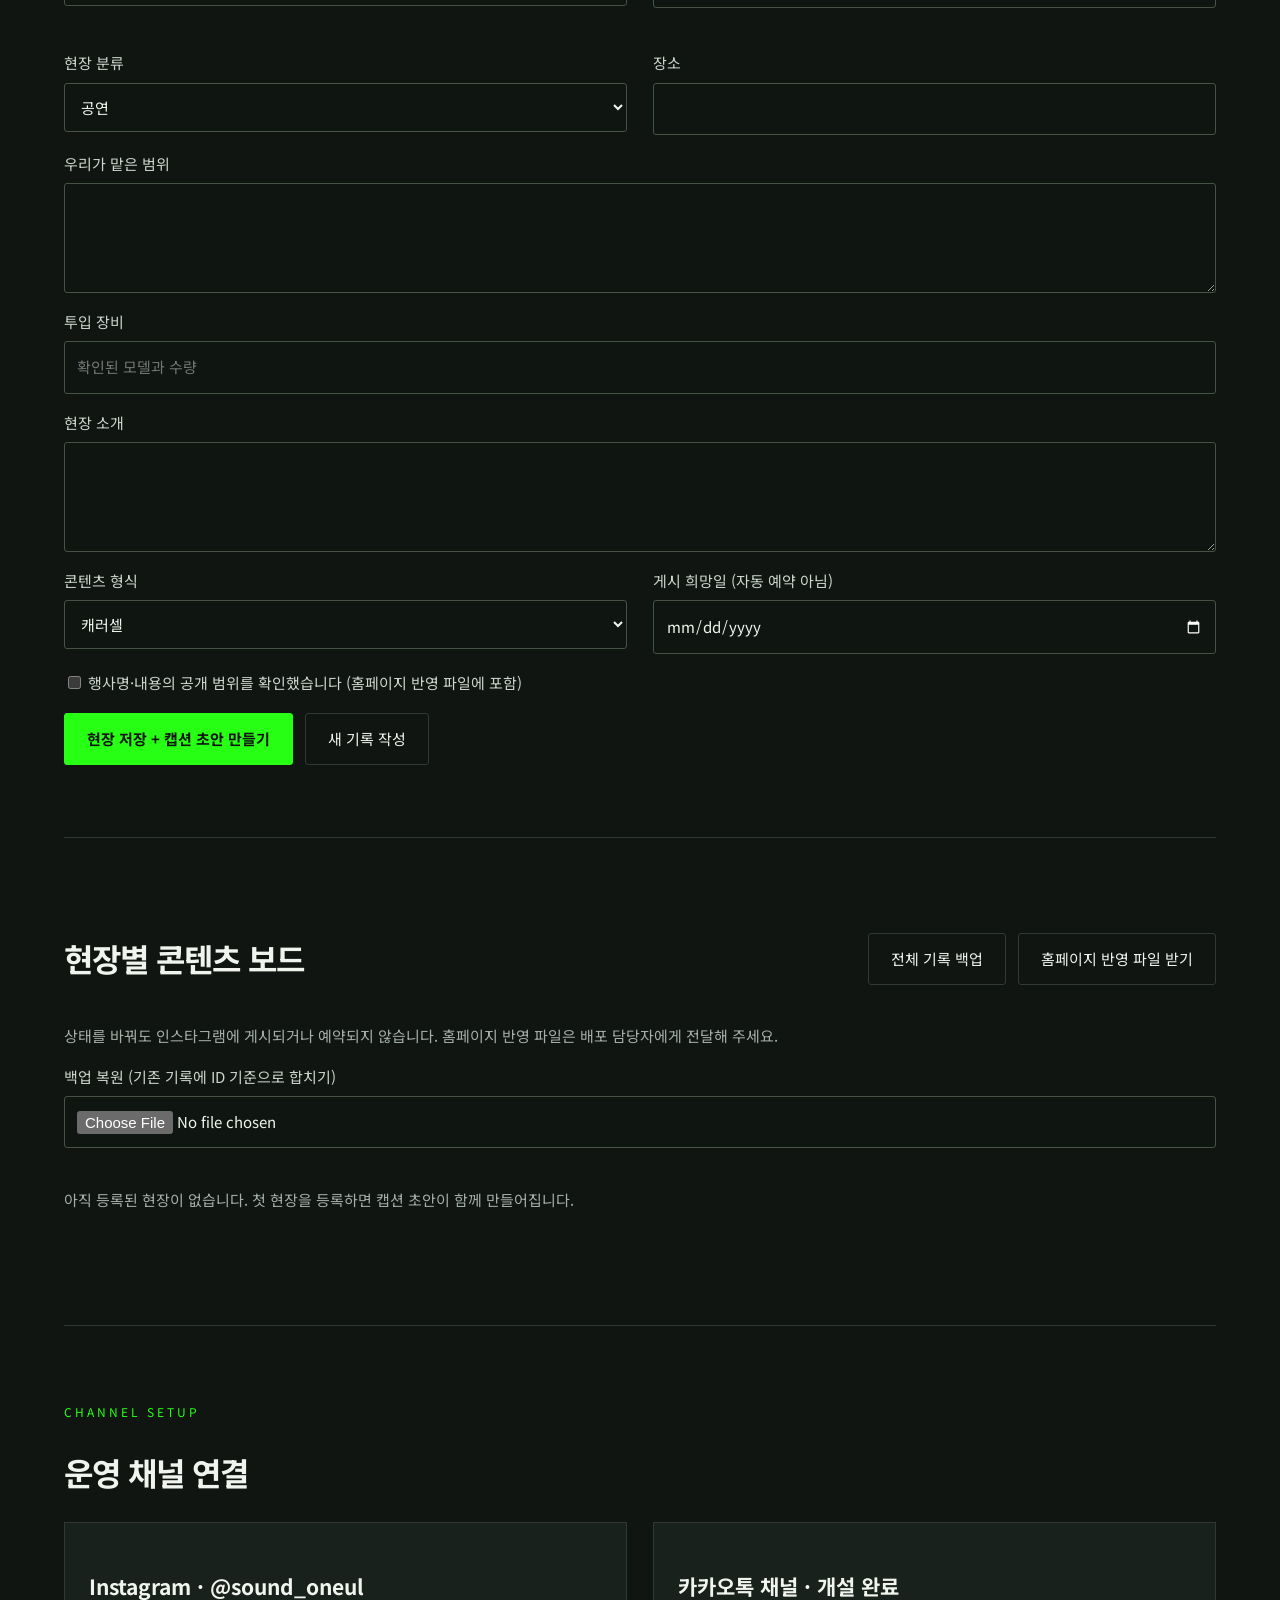
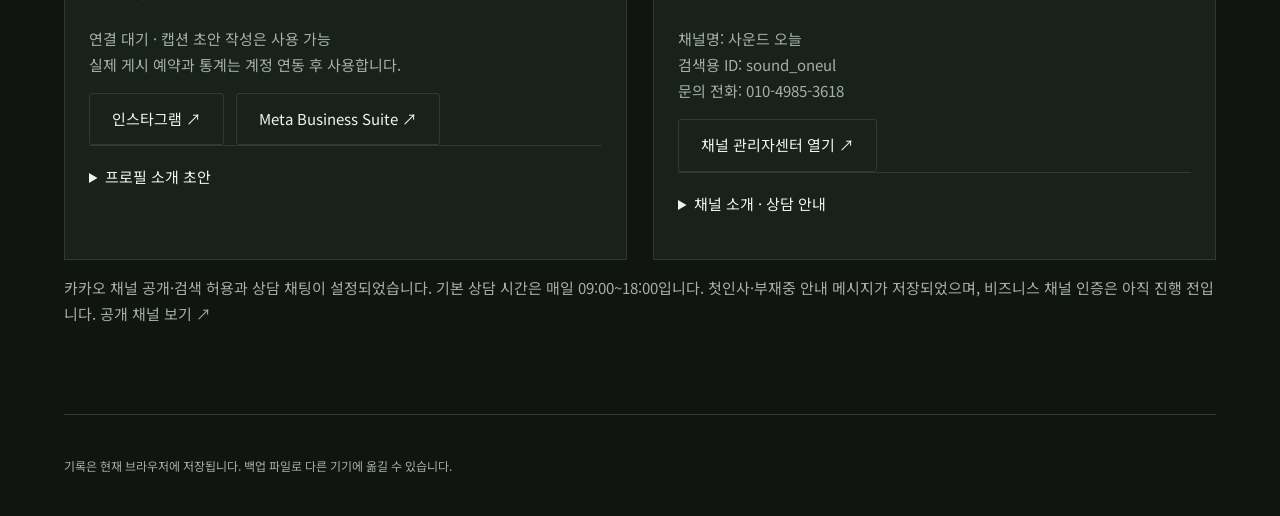
<file: site/operations.html>
<!doctype html><html lang="ko"><meta charset="utf-8"><meta name="viewport" content="width=device-width,initial-scale=1"><meta name="robots" content="noindex,nofollow"><title>운영 도구 | 사운드 오늘</title><link rel="icon" href="assets/oneul-logo-original.png"><link rel="stylesheet" href="style.css?v=20261021-brand2"><div class="notice">이 브라우저에만 저장됩니다. 팀 공유·자동 게시 기능은 연결 대기 상태입니다.</div><header><a class="brand" href="index.html" aria-label="사운드 오늘 홈"><span class="brand-mark" aria-hidden="true"></span></a><nav><a href="index.html">홈페이지 ↗</a><a href="references.html">레퍼런스 ↗</a><a href="../">매출 대시보드 데모 ↗</a><a href="quotes/">견적서 만들기 ↗</a></nav></header><main><section><span class="eyebrow">ONEUL / OPERATIONS</span><h1>현장을 기록하면,<br>다음 콘텐츠가 됩니다.</h1><p>현장 기록 → 캡션 초안 → 검수 → 게시 준비. 하나의 현장에서 홈페이지와 인스타그램 콘텐츠를 준비하세요.</p></section>
<section id="brand-assets"><span class="eyebrow">BRAND ASSETS</span><h2>브랜드 자료</h2><p>홈페이지와 인스타그램 콘텐츠 제작에 사용할 원본 로고·명함·현장 사진입니다.</p><div class="grid thirds brand-resources"><article><div class="brand-resource-preview"><img src="assets/oneul-logo-original.png" alt="사운드 오늘 원본 로고" loading="lazy"></div><h3>원본 로고</h3><p>투명 PNG · 4168 × 1680 px</p><a class="button" href="assets/oneul-logo-original.png" download>로고 내려받기 ↓</a> <a class="button" href="assets/oneul-profile-original.png" download>프로필용 PNG ↓</a></article><article><div class="brand-resource-preview"><img src="assets/oneul-business-card.jpg" alt="사운드 오늘 권지원 팀장 명함" loading="lazy"></div><h3>명함</h3><p>문의 010-4985-3618<br>sound_oneul@naver.com</p><a class="button" href="assets/oneul-business-card.jpg" download>명함 내려받기 ↓</a></article><article><img class="photo" src="assets/convention.jpg" alt="컨벤션 현장 전경" loading="lazy"><h3>현장 사진 11장</h3><p>공연·쇼케이스 / 기업 컨벤션 / 박람회·토크<br>사진을 확대하면 원본을 받을 수 있습니다.</p><a class="button" href="references.html#gallery">사진 자료 보기 ↗</a></article></div></section>
<section id="editor"><h2>현장 기록 추가 / 수정</h2><form id="record-form"><input type="hidden" name="id"><div class="grid"><label>행사명<input name="title" required maxlength="120"></label><label>행사 날짜<input name="date" type="date" required></label><label>현장 분류<select name="type"><option>공연</option><option>기업행사</option><option>축제</option><option>기타</option></select></label><label>장소<input name="location" maxlength="150" required></label></div><label>우리가 맡은 범위<textarea name="scope" required></textarea></label><label>투입 장비<input name="equipment" placeholder="확인된 모델과 수량"></label><label>현장 소개<textarea name="summary" required></textarea></label><div class="grid"><label>콘텐츠 형식<select name="format"><option>캐러셀</option><option>릴스</option><option>스토리</option></select></label><label>게시 희망일 (자동 예약 아님)<input name="planned" type="date"></label></div><label><input type="checkbox" name="approved"> 행사명·내용의 공개 범위를 확인했습니다 (홈페이지 반영 파일에 포함)</label><div class="row"><button class="primary">현장 저장 + 캡션 초안 만들기</button><button type="reset">새 기록 작성</button></div></form></section>
<section id="pipeline"><div class="row spread"><h2>현장별 콘텐츠 보드</h2><div class="row"><button id="backup">전체 기록 백업</button><button id="public-export">홈페이지 반영 파일 받기</button></div></div><p>상태를 바꿔도 인스타그램에 게시되거나 예약되지 않습니다. 홈페이지 반영 파일은 배포 담당자에게 전달해 주세요.</p><label>백업 복원 (기존 기록에 ID 기준으로 합치기)<input id="restore" type="file" accept="application/json,.json"></label><div id="items" class="list"></div></section>
<section><span class="eyebrow">CHANNEL SETUP</span><h2>운영 채널 연결</h2><div class="grid"><article class="card"><h3>Instagram · @sound_oneul</h3><p>연결 대기 · 캡션 초안 작성은 사용 가능<br>실제 게시 예약과 통계는 계정 연동 후 사용합니다.</p><div class="row"><a class="button" href="https://www.instagram.com/sound_oneul/" target="_blank" rel="noopener">인스타그램 ↗</a><a class="button" href="https://business.facebook.com/" target="_blank" rel="noopener">Meta Business Suite ↗</a></div><details><summary>프로필 소개 초안</summary><pre>사운드 오늘 | 음향 장비 대여 · 현장 운영
공연 · 기업행사 · 축제 음향 상담
행사 날짜와 장소를 알려주세요.
문의 010-4985-3618</pre></details></article><article class="card"><h3>카카오톡 채널 · 개설 완료</h3><p>채널명: 사운드 오늘<br>검색용 ID: sound_oneul<br>문의 전화: 010-4985-3618</p><a class="button" href="https://business.kakao.com/space/10739144/channel/_dgxemX/profile/settings" target="_blank" rel="noopener">채널 관리자센터 열기 ↗</a><details><summary>채널 소개 · 상담 안내</summary><p>음향 장비 대여와 현장 운영, 사운드 오늘입니다.</p><pre>안녕하세요, 사운드 오늘입니다.
원활한 상담을 위해 아래 내용을 남겨주세요.
1. 행사 날짜 / 리허설 시간
2. 행사 장소 / 실내·실외
3. 행사 종류 / 예상 인원
4. 필요한 장비와 운영 범위
확인 후 안내드리겠습니다.
전화 문의: 010-4985-3618</pre></details></article></div><p>카카오 채널 공개·검색 허용과 상담 채팅이 설정되었습니다. 기본 상담 시간은 매일 09:00~18:00입니다. 첫인사·부재중 안내 메시지가 저장되었으며, 비즈니스 채널 인증은 아직 진행 전입니다. <a href="https://pf.kakao.com/_dgxemX" target="_blank" rel="noopener">공개 채널 보기 ↗</a></p></section></main><div id="status" role="status" aria-live="polite"></div><footer>기록은 현재 브라우저에 저장됩니다. 백업 파일로 다른 기기에 옮길 수 있습니다.</footer><script src="operations.js"></script></html>
</file>
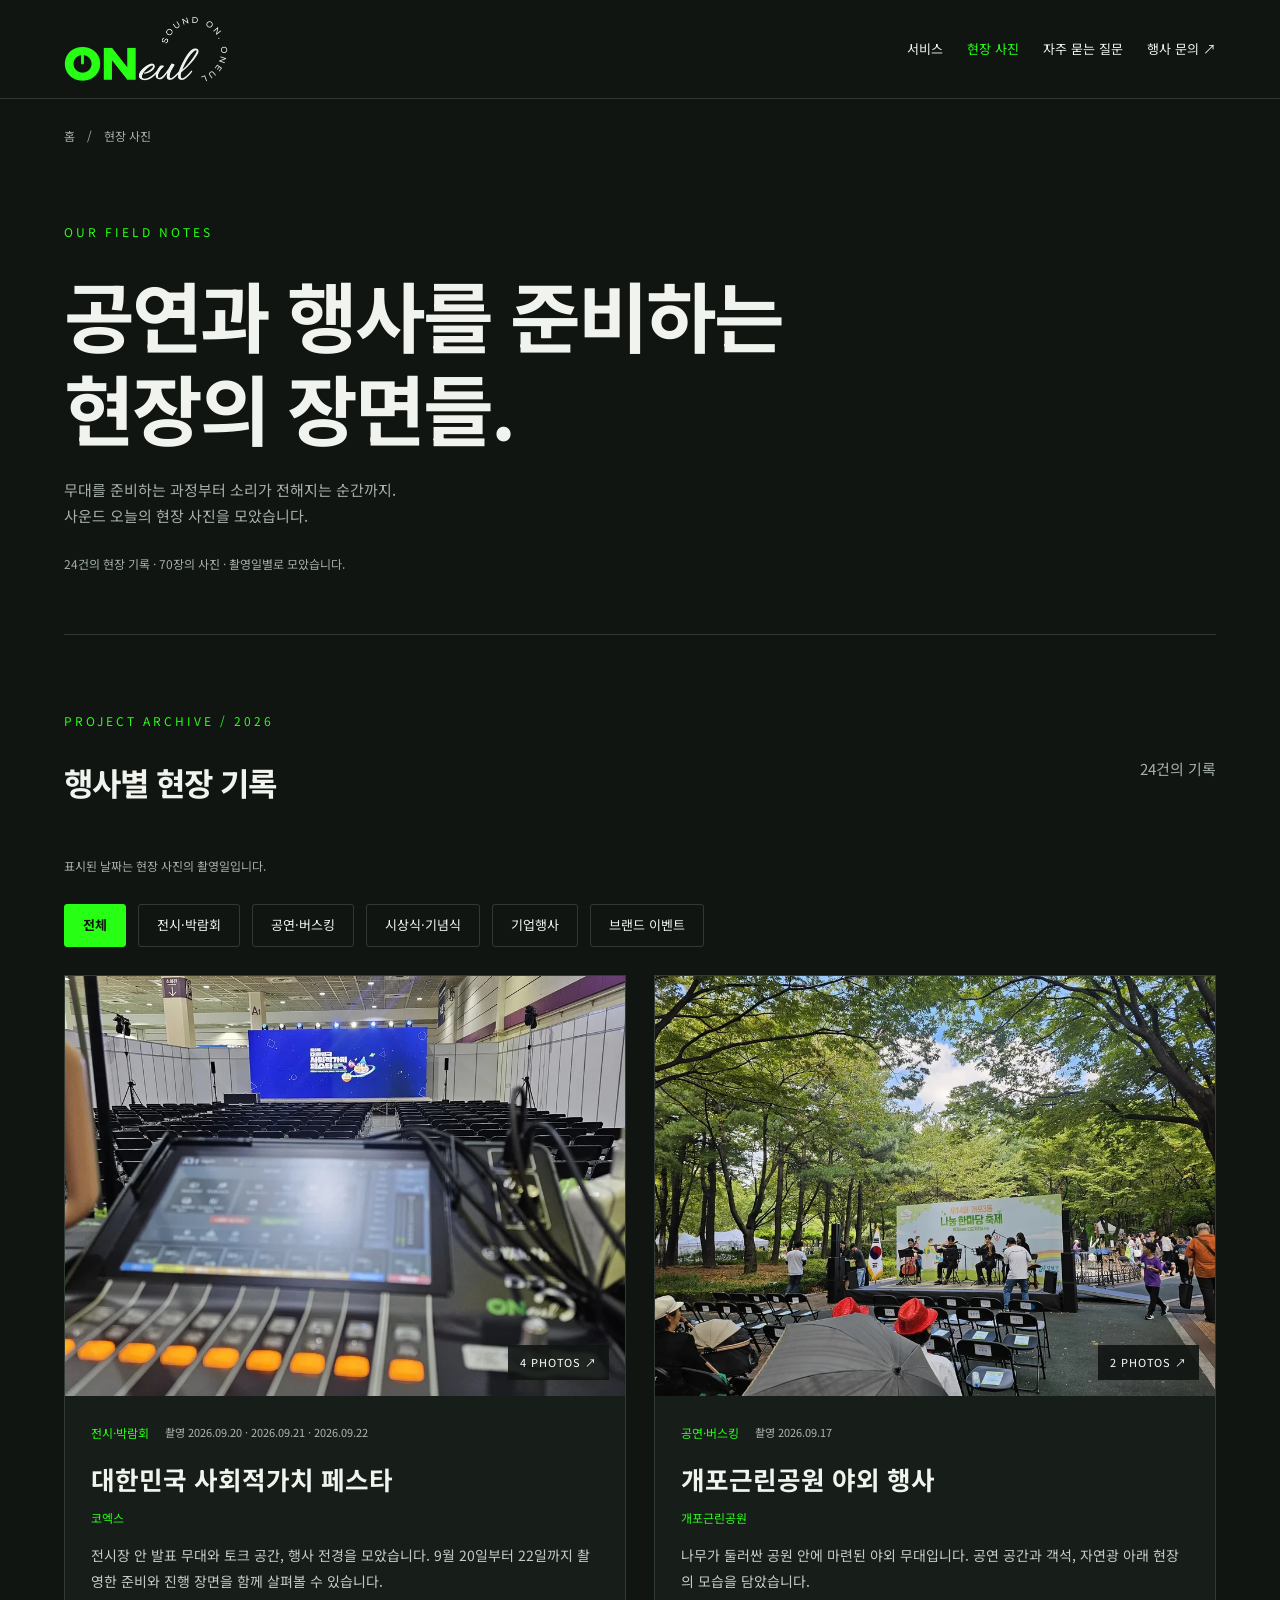
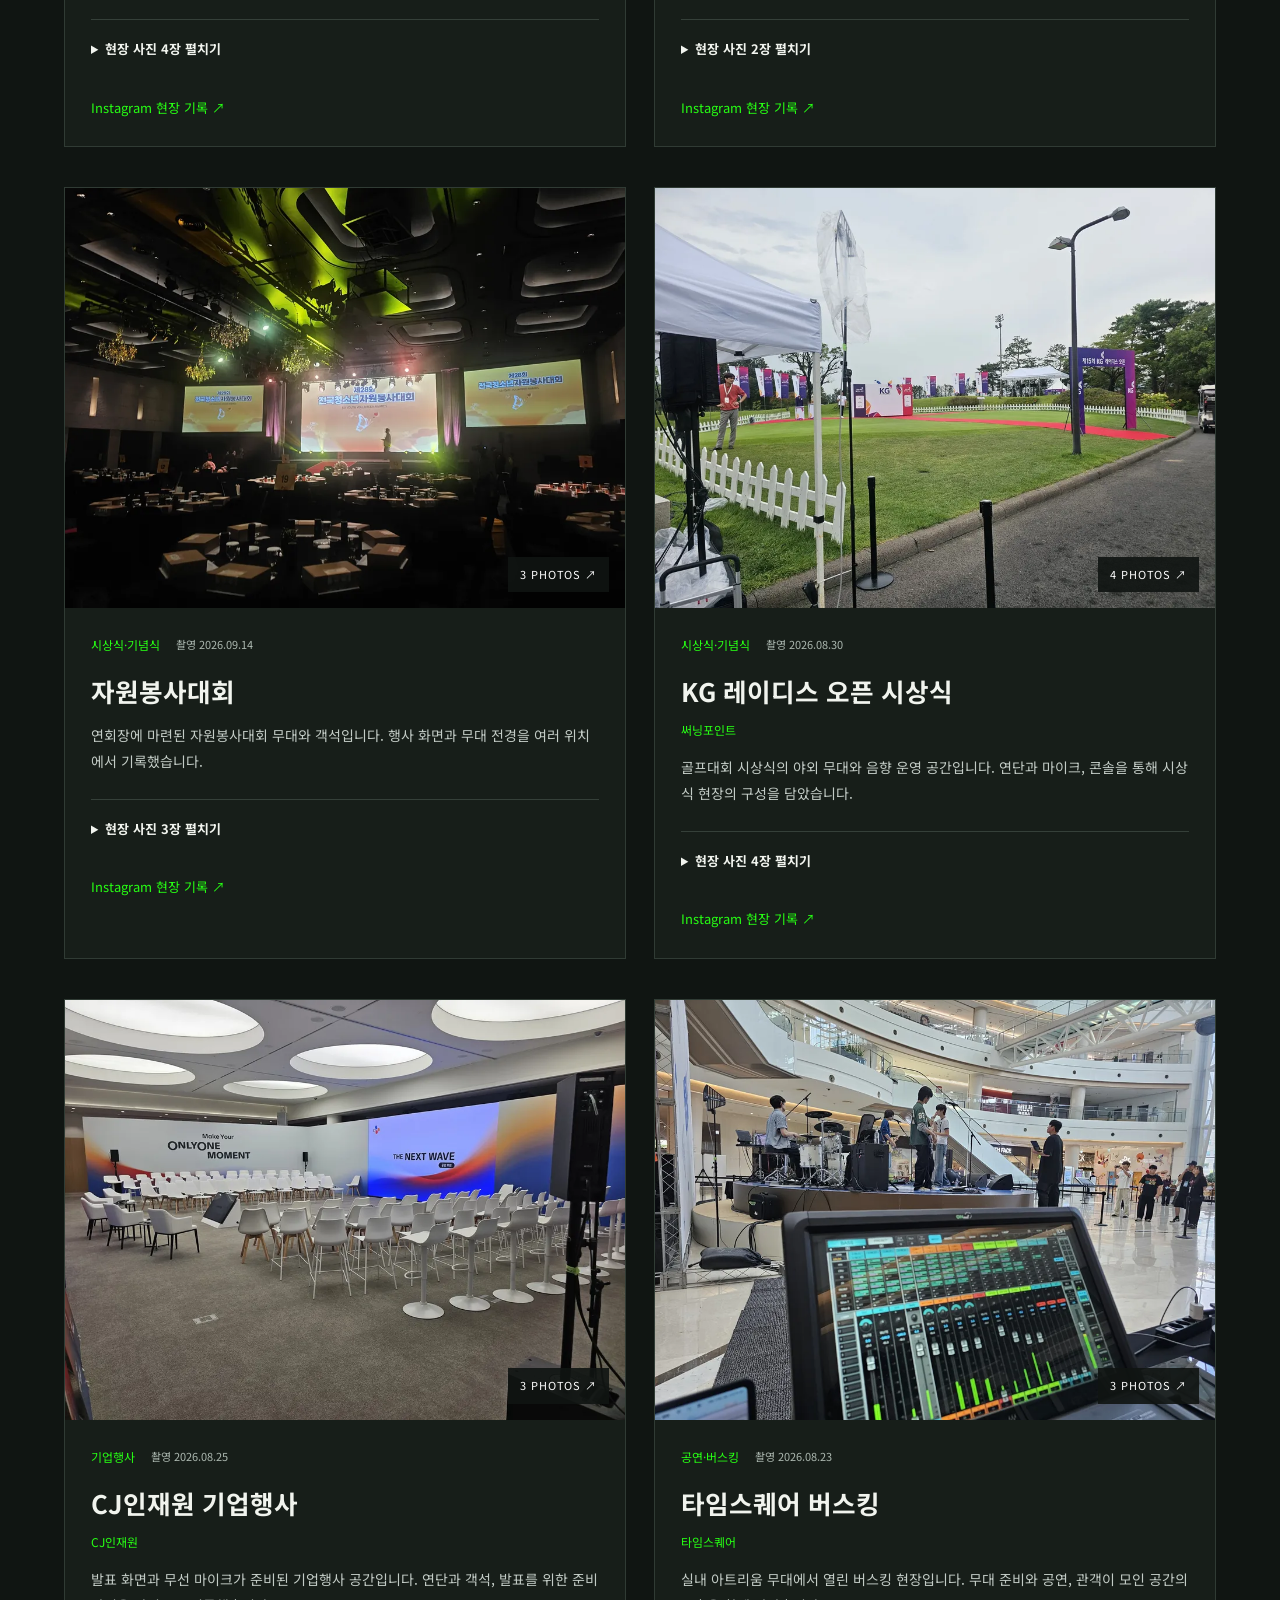
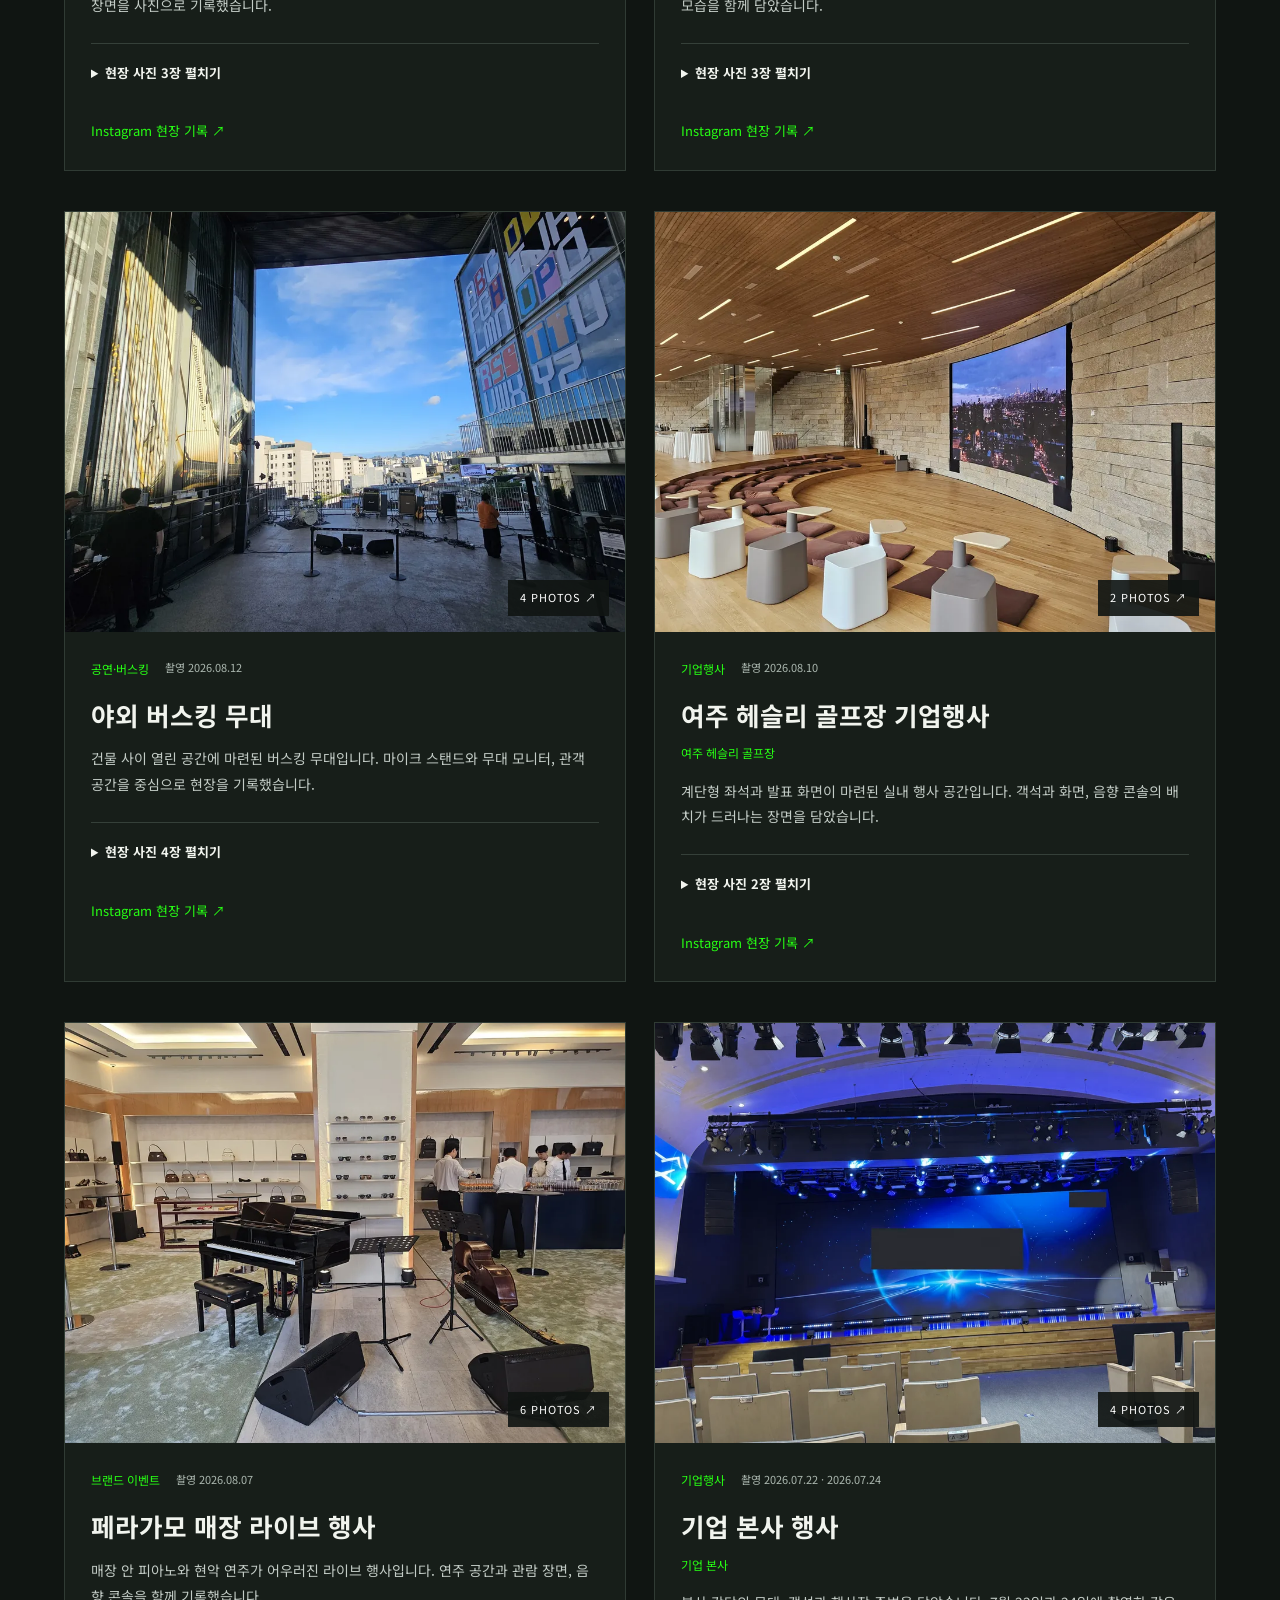
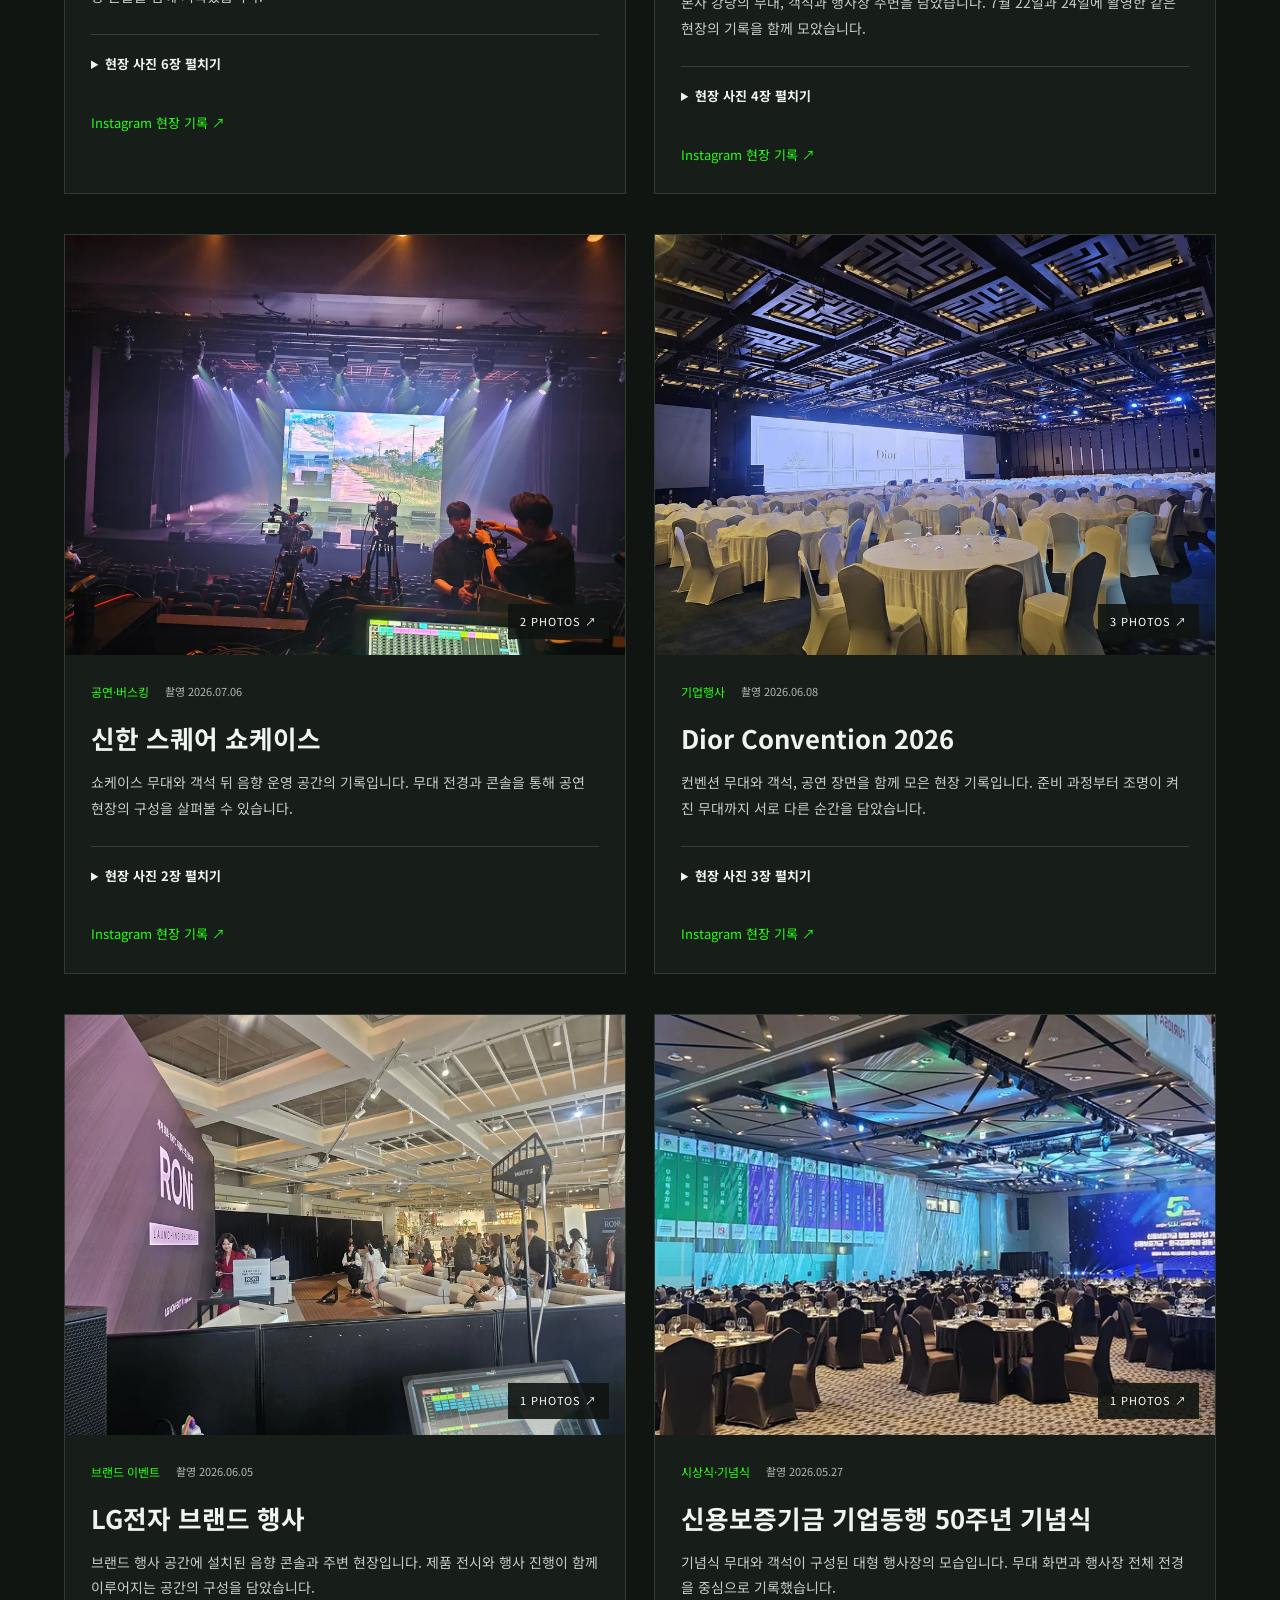
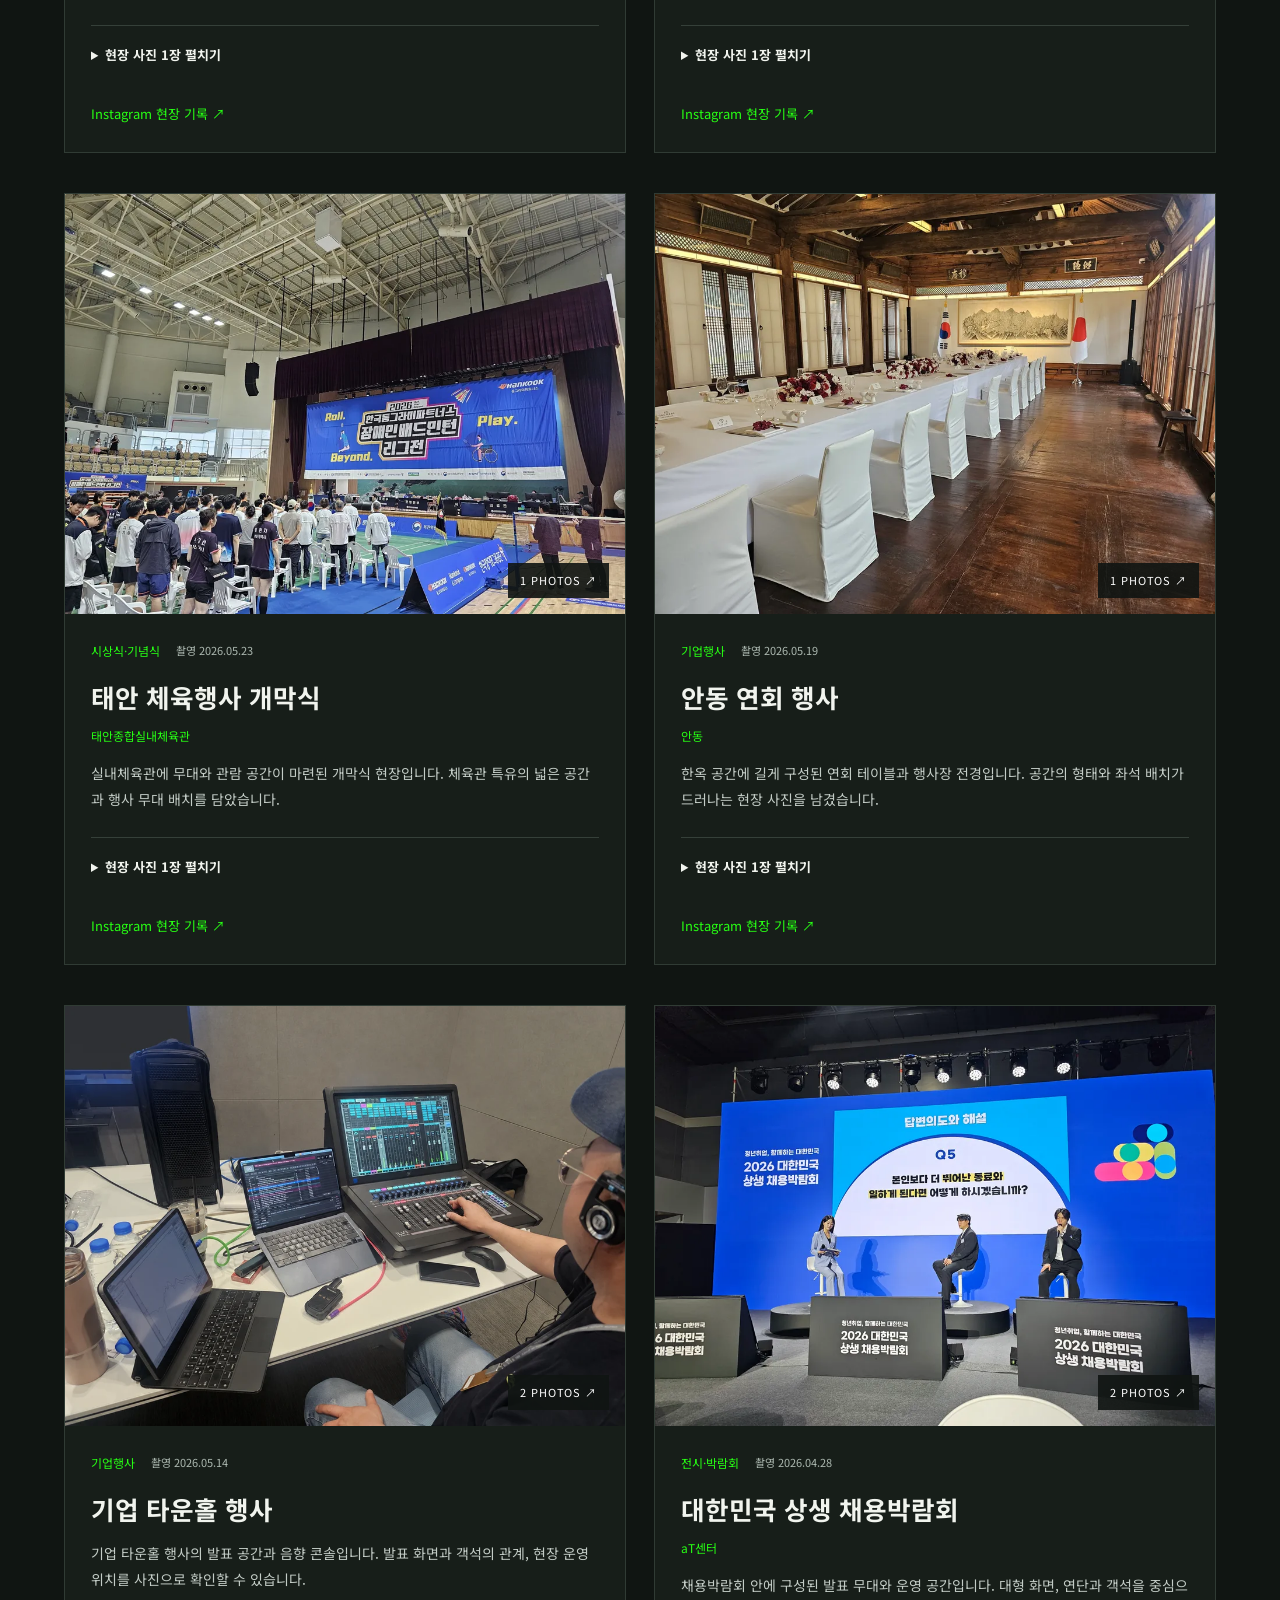
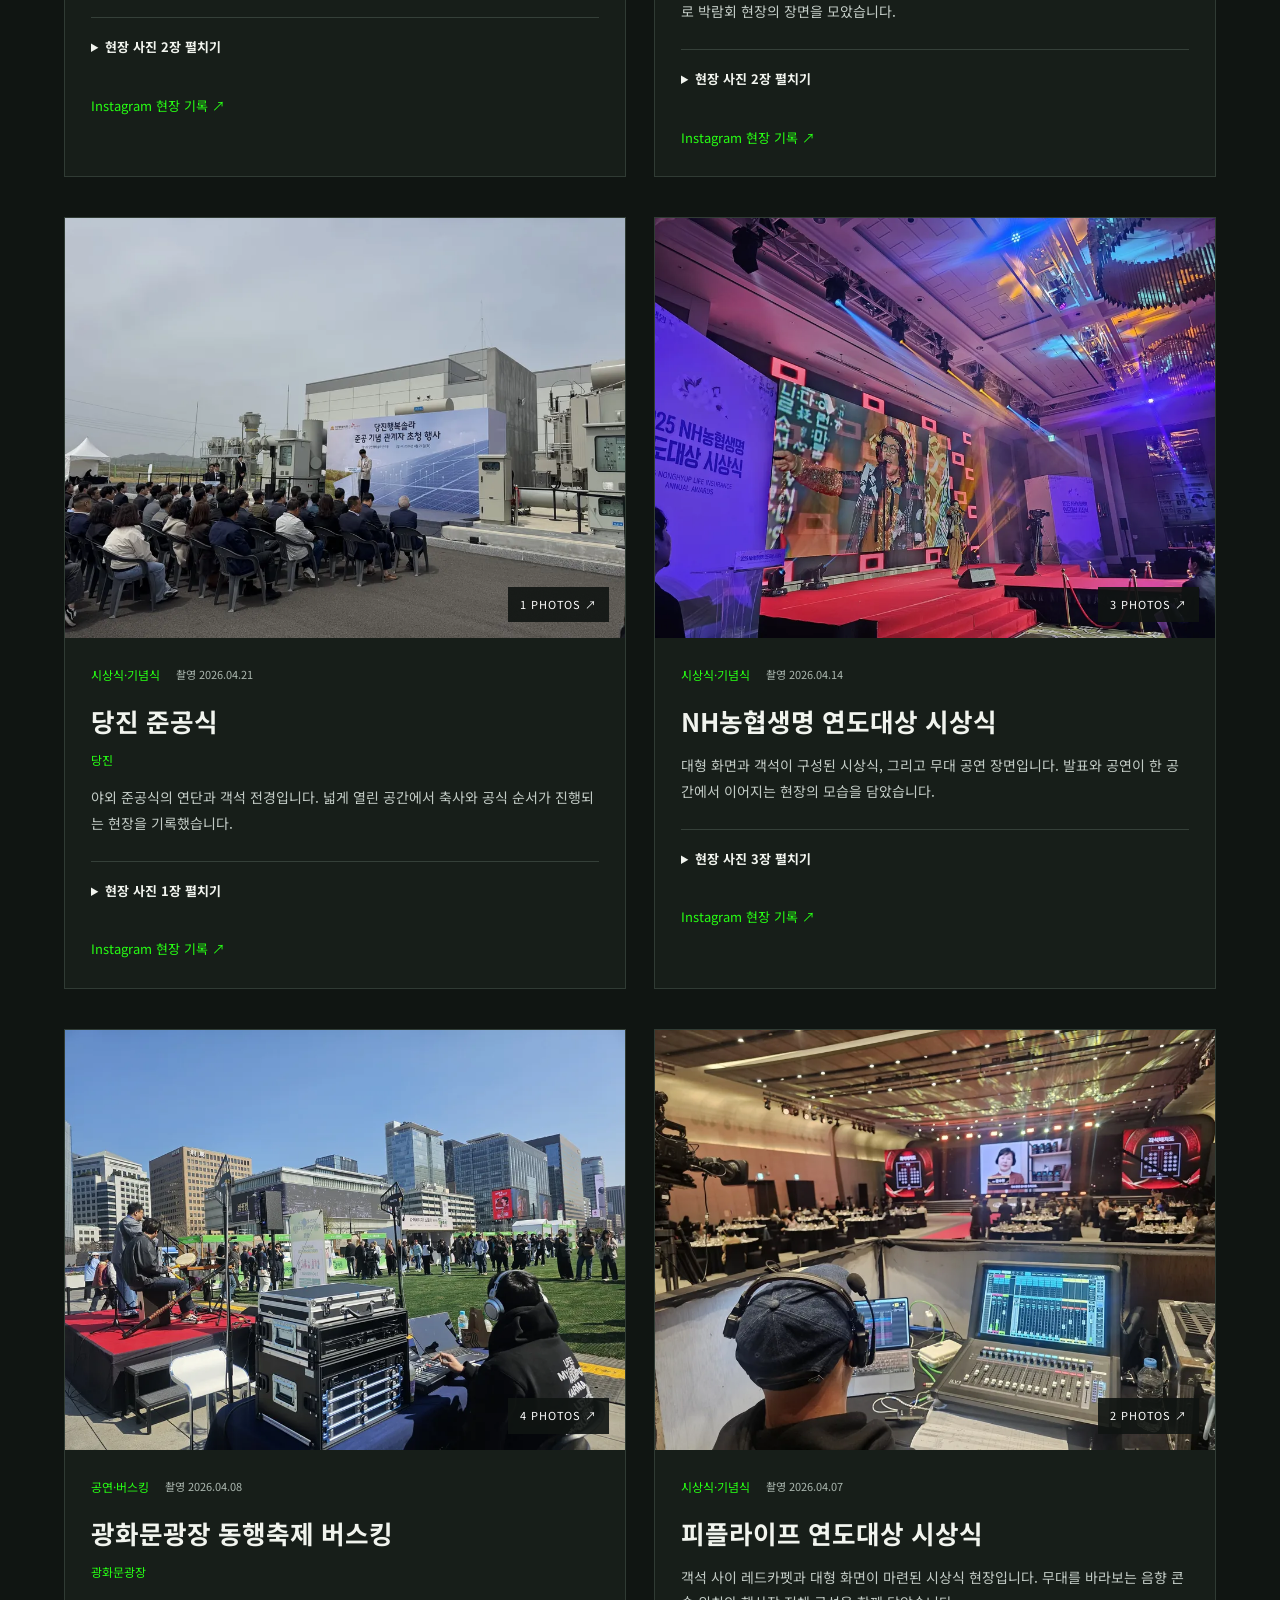
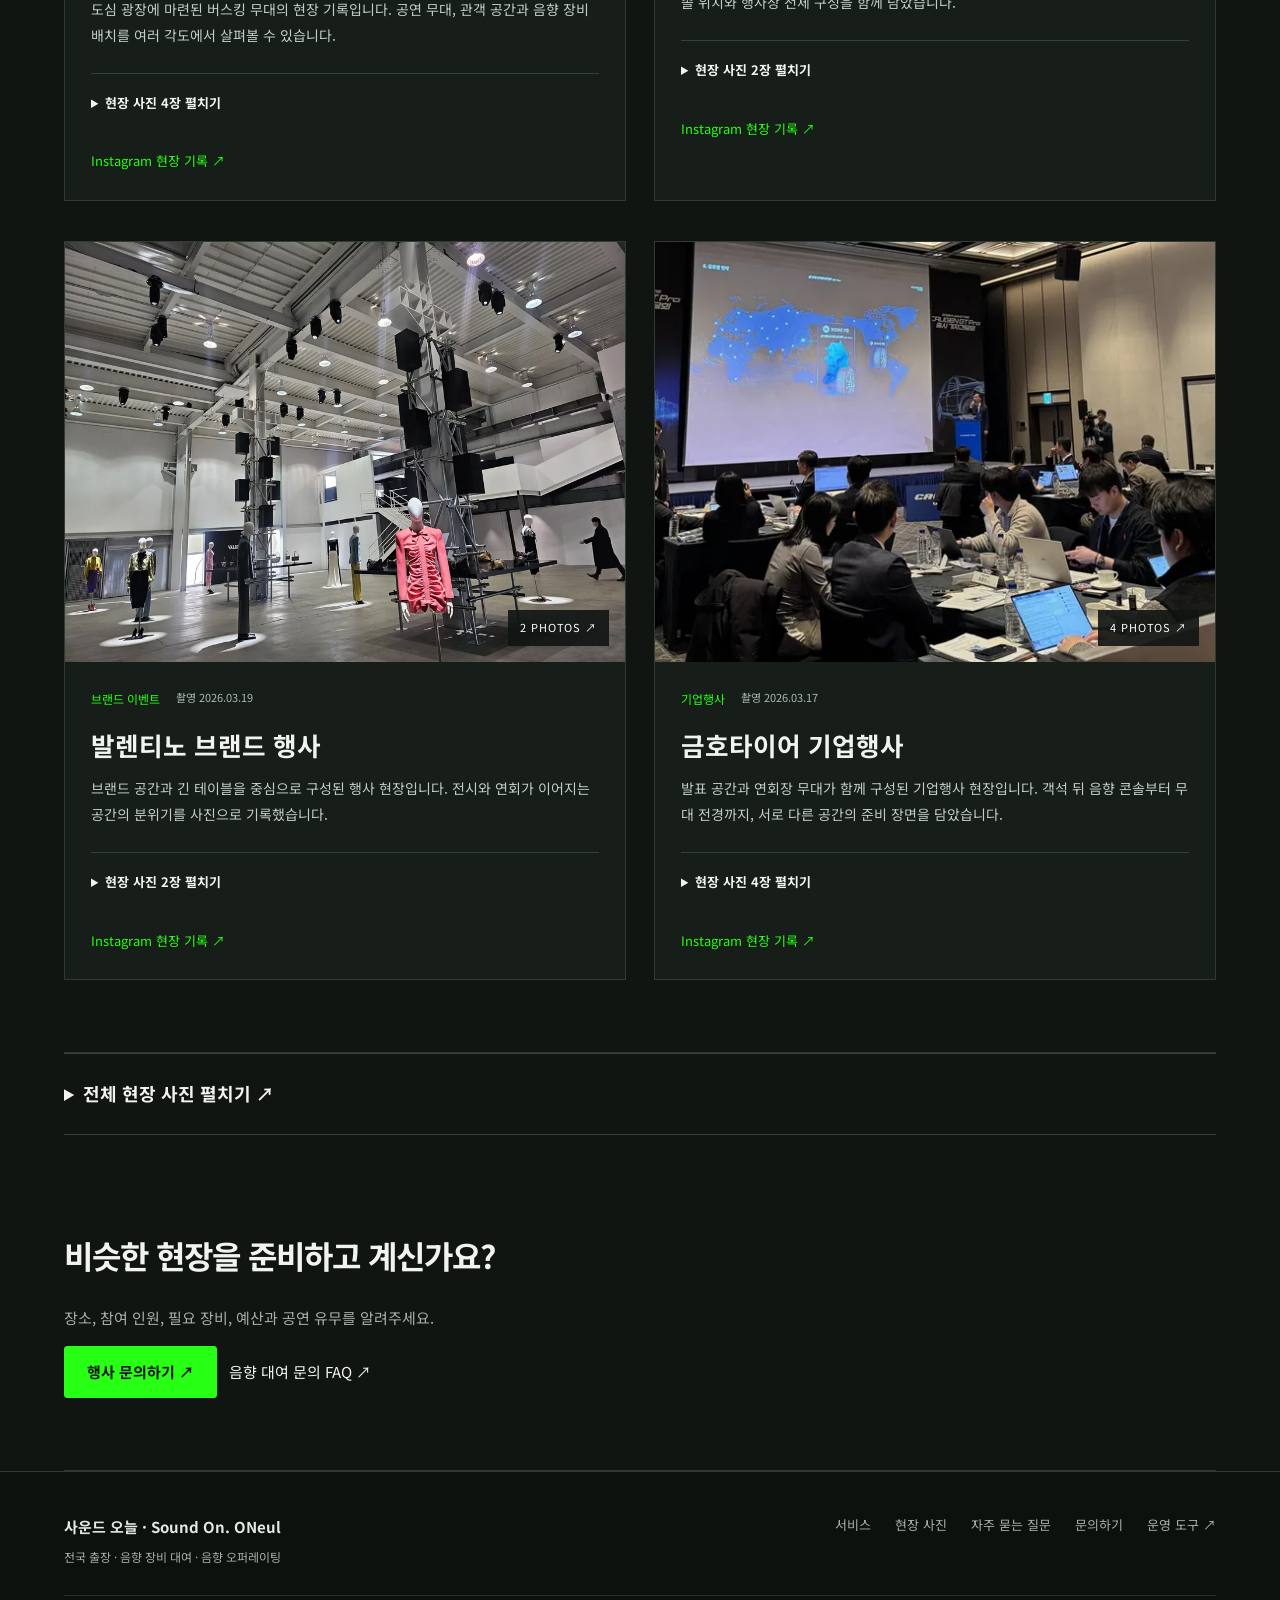
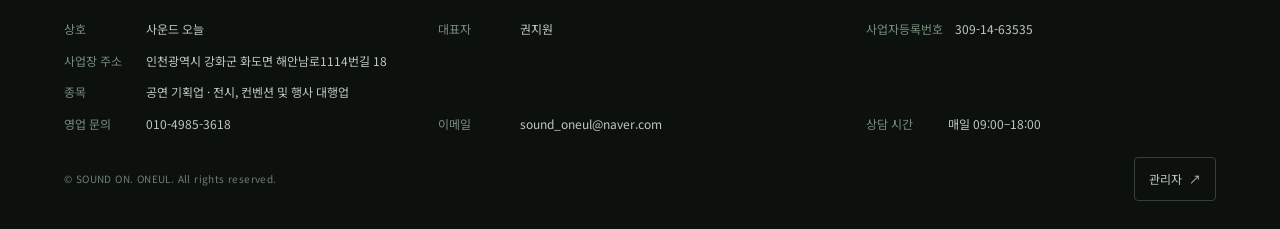
<file: site/references.html>
<!doctype html>
<html lang="ko"><head><meta charset="utf-8"><meta name="viewport" content="width=device-width,initial-scale=1"><link rel="icon" href="assets/oneul-profile-original.png" type="image/png"><link rel="stylesheet" href="style.css?v=20261021-admin"><title>행사·공연·전시 음향 현장 기록 | 사운드 오늘</title><meta name="description" content="사운드 오늘의 행사·공연·브랜드 이벤트·전시 현장 기록 24건과 사진 70장. 촬영일, 행사별 사진과 현장 소개를 확인하고 전국 음향 운영을 문의하세요."><meta name="robots" content="noindex,nofollow"><link rel="canonical" href="https://soundoneul.com/references.html"><meta property="og:url" content="https://soundoneul.com/references.html"><meta property="og:type" content="website"><meta property="og:site_name" content="사운드 오늘"><meta property="og:locale" content="ko_KR"><meta property="og:title" content="행사·공연·전시 음향 현장 기록 | 사운드 오늘"><meta property="og:description" content="사운드 오늘의 행사·공연·브랜드 이벤트·전시 현장 기록 24건과 사진 70장. 촬영일, 행사별 사진과 현장 소개를 확인하고 전국 음향 운영을 문의하세요."><meta property="og:image" content="https://kkwon91.github.io/sound-oneul-demo/site/assets/oneul-share-20261021.png"><meta property="og:image:secure_url" content="https://kkwon91.github.io/sound-oneul-demo/site/assets/oneul-share-20261021.png"><meta property="og:image:type" content="image/png"><meta property="og:image:width" content="1734"><meta property="og:image:height" content="907"><meta property="og:image:alt" content="사운드 오늘 로고와 공연 현장. 오늘의 무대, 소리로 완성하다."><meta name="twitter:card" content="summary_large_image"><meta name="twitter:title" content="행사·공연·전시 음향 현장 기록 | 사운드 오늘"><meta name="twitter:description" content="사운드 오늘의 행사·공연·브랜드 이벤트·전시 현장 기록 24건과 사진 70장. 촬영일, 행사별 사진과 현장 소개를 확인하고 전국 음향 운영을 문의하세요."><meta name="twitter:image" content="https://kkwon91.github.io/sound-oneul-demo/site/assets/oneul-share-20261021.png"><meta name="theme-color" content="#101512"><link rel="preconnect" href="https://fonts.googleapis.com"><link rel="preconnect" href="https://fonts.gstatic.com" crossorigin></head>
<body><a class="skip-link" href="#main">본문으로 건너뛰기</a><header><a class="brand" href="index.html" aria-label="사운드 오늘 홈"><span class="brand-mark" aria-hidden="true"></span></a><nav aria-label="주 메뉴"><a href="index.html#service">서비스</a><a href="references.html" aria-current="page">현장 사진</a><a href="faq.html">자주 묻는 질문</a><a href="index.html#contact">행사 문의 ↗</a></nav></header>
<main id="main"><nav class="breadcrumbs" aria-label="현재 위치"><a href="index.html">홈</a><span aria-hidden="true">/</span><span aria-current="page">현장 사진</span></nav><section class="page-intro"><span class="eyebrow">OUR FIELD NOTES</span><h1>공연과 행사를 준비하는<br>현장의 장면들.</h1><p>무대를 준비하는 과정부터 소리가 전해지는 순간까지.<br>사운드 오늘의 현장 사진을 모았습니다.</p><p class="archive-note">24건의 현장 기록 · 70장의 사진 · 촬영일별로 모았습니다.</p></section>
<section id="field-records"><div class="row spread"><div><span class="eyebrow">PROJECT ARCHIVE / 2026</span><h2>행사별 현장 기록</h2></div><span id="record-count" class="muted" role="status">24건의 기록</span></div><p class="archive-note">표시된 날짜는 현장 사진의 촬영일입니다.</p><div class="filters row" id="filters" hidden aria-label="행사 유형"><button type="button" data-type="전체" aria-pressed="true" class="primary">전체</button><button type="button" data-type="전시·박람회" aria-pressed="false" class="">전시·박람회</button><button type="button" data-type="공연·버스킹" aria-pressed="false" class="">공연·버스킹</button><button type="button" data-type="시상식·기념식" aria-pressed="false" class="">시상식·기념식</button><button type="button" data-type="기업행사" aria-pressed="false" class="">기업행사</button><button type="button" data-type="브랜드 이벤트" aria-pressed="false" class="">브랜드 이벤트</button></div><div id="records" class="grid record-grid"><article class="record-card" id="2026-09-20-social-value" data-type="전시·박람회"><a class="record-cover" data-record-open="2026-09-20-social-value" href="assets/events/2026-09-20-social-value-01.jpg" aria-label="대한민국 사회적가치 페스타 사진 4장 보기"><img src="assets/events/2026-09-20-social-value-01-960.webp" srcset="assets/events/2026-09-20-social-value-01-480.webp 480w, assets/events/2026-09-20-social-value-01-960.webp 960w, assets/events/2026-09-20-social-value-01-1600.webp 1600w" sizes="(max-width: 720px) 90vw, (max-width: 1280px) 45vw, 560px" alt="대한민국 사회적가치 페스타 현장 사진 1 — 2026-09-20 촬영" width="1650" height="2200" loading="lazy" decoding="async" ><span class="record-photo-count">4 PHOTOS ↗</span></a><div class="record-copy"><div class="record-meta"><span class="tag">전시·박람회</span><span>촬영 2026.09.20 · 2026.09.21 · 2026.09.22</span></div><h3><a href="#2026-09-20-social-value">대한민국 사회적가치 페스타</a></h3><p class="record-location">코엑스</p><p>전시장 안 발표 무대와 토크 공간, 행사 전경을 모았습니다. 9월 20일부터 22일까지 촬영한 준비와 진행 장면을 함께 살펴볼 수 있습니다.</p><details class="record-album"><summary>현장 사진 4장 펼치기</summary><div class="record-thumbnails"><a data-record-photo="2026-09-20-social-value" data-category="전시·박람회" data-title="대한민국 사회적가치 페스타 · 01 · 2026-09-20 촬영" href="assets/events/2026-09-20-social-value-01.jpg" aria-label="대한민국 사회적가치 페스타 · 01 확대 보기"><img src="assets/events/2026-09-20-social-value-01-960.webp" srcset="assets/events/2026-09-20-social-value-01-480.webp 480w, assets/events/2026-09-20-social-value-01-960.webp 960w, assets/events/2026-09-20-social-value-01-1600.webp 1600w" sizes="(max-width: 720px) 90vw, (max-width: 1280px) 45vw, 560px" alt="대한민국 사회적가치 페스타 현장 사진 1 — 2026-09-20 촬영" width="1650" height="2200" loading="lazy" decoding="async" ></a><a data-record-photo="2026-09-20-social-value" data-category="전시·박람회" data-title="대한민국 사회적가치 페스타 · 02 · 2026-09-21 촬영" href="assets/events/2026-09-20-social-value-02.jpg" aria-label="대한민국 사회적가치 페스타 · 02 확대 보기"><img src="assets/events/2026-09-20-social-value-02-960.webp" srcset="assets/events/2026-09-20-social-value-02-480.webp 480w, assets/events/2026-09-20-social-value-02-960.webp 960w, assets/events/2026-09-20-social-value-02-1600.webp 1600w" sizes="(max-width: 720px) 90vw, (max-width: 1280px) 45vw, 560px" alt="대한민국 사회적가치 페스타 현장 사진 2 — 2026-09-21 촬영" width="2200" height="1650" loading="lazy" decoding="async" ></a><a data-record-photo="2026-09-20-social-value" data-category="전시·박람회" data-title="대한민국 사회적가치 페스타 · 03 · 2026-09-21 촬영" href="assets/events/2026-09-20-social-value-03.jpg" aria-label="대한민국 사회적가치 페스타 · 03 확대 보기"><img src="assets/events/2026-09-20-social-value-03-960.webp" srcset="assets/events/2026-09-20-social-value-03-480.webp 480w, assets/events/2026-09-20-social-value-03-960.webp 960w, assets/events/2026-09-20-social-value-03-1600.webp 1600w" sizes="(max-width: 720px) 90vw, (max-width: 1280px) 45vw, 560px" alt="대한민국 사회적가치 페스타 현장 사진 3 — 2026-09-21 촬영" width="2200" height="1650" loading="lazy" decoding="async" ></a><a data-record-photo="2026-09-20-social-value" data-category="전시·박람회" data-title="대한민국 사회적가치 페스타 · 04 · 2026-09-22 촬영" href="assets/events/2026-09-20-social-value-04.jpg" aria-label="대한민국 사회적가치 페스타 · 04 확대 보기"><img src="assets/events/2026-09-20-social-value-04-960.webp" srcset="assets/events/2026-09-20-social-value-04-480.webp 480w, assets/events/2026-09-20-social-value-04-960.webp 960w, assets/events/2026-09-20-social-value-04-1600.webp 1600w" sizes="(max-width: 720px) 90vw, (max-width: 1280px) 45vw, 560px" alt="대한민국 사회적가치 페스타 현장 사진 4 — 2026-09-22 촬영" width="2200" height="1650" loading="lazy" decoding="async" ></a></div></details><a class="record-instagram" href="https://www.instagram.com/sound_oneul/p/Devpk6Tk046/" target="_blank" rel="noopener">Instagram 현장 기록 ↗</a></div></article><article class="record-card" id="2026-09-17-gaepo" data-type="공연·버스킹"><a class="record-cover" data-record-open="2026-09-17-gaepo" href="assets/events/2026-09-17-gaepo-01.jpg" aria-label="개포근린공원 야외 행사 사진 2장 보기"><img src="assets/events/2026-09-17-gaepo-01-960.webp" srcset="assets/events/2026-09-17-gaepo-01-480.webp 480w, assets/events/2026-09-17-gaepo-01-960.webp 960w, assets/events/2026-09-17-gaepo-01-1600.webp 1600w" sizes="(max-width: 720px) 90vw, (max-width: 1280px) 45vw, 560px" alt="개포근린공원 야외 행사 현장 사진 1 — 2026-09-17 촬영" width="2200" height="1650" loading="lazy" decoding="async" ><span class="record-photo-count">2 PHOTOS ↗</span></a><div class="record-copy"><div class="record-meta"><span class="tag">공연·버스킹</span><span>촬영 2026.09.17</span></div><h3><a href="#2026-09-17-gaepo">개포근린공원 야외 행사</a></h3><p class="record-location">개포근린공원</p><p>나무가 둘러싼 공원 안에 마련된 야외 무대입니다. 공연 공간과 객석, 자연광 아래 현장의 모습을 담았습니다.</p><details class="record-album"><summary>현장 사진 2장 펼치기</summary><div class="record-thumbnails"><a data-record-photo="2026-09-17-gaepo" data-category="공연·버스킹" data-title="개포근린공원 야외 행사 · 01 · 2026-09-17 촬영" href="assets/events/2026-09-17-gaepo-01.jpg" aria-label="개포근린공원 야외 행사 · 01 확대 보기"><img src="assets/events/2026-09-17-gaepo-01-960.webp" srcset="assets/events/2026-09-17-gaepo-01-480.webp 480w, assets/events/2026-09-17-gaepo-01-960.webp 960w, assets/events/2026-09-17-gaepo-01-1600.webp 1600w" sizes="(max-width: 720px) 90vw, (max-width: 1280px) 45vw, 560px" alt="개포근린공원 야외 행사 현장 사진 1 — 2026-09-17 촬영" width="2200" height="1650" loading="lazy" decoding="async" ></a><a data-record-photo="2026-09-17-gaepo" data-category="공연·버스킹" data-title="개포근린공원 야외 행사 · 02 · 2026-09-17 촬영" href="assets/events/2026-09-17-gaepo-02.jpg" aria-label="개포근린공원 야외 행사 · 02 확대 보기"><img src="assets/events/2026-09-17-gaepo-02-960.webp" srcset="assets/events/2026-09-17-gaepo-02-480.webp 480w, assets/events/2026-09-17-gaepo-02-960.webp 960w, assets/events/2026-09-17-gaepo-02-1600.webp 1600w" sizes="(max-width: 720px) 90vw, (max-width: 1280px) 45vw, 560px" alt="개포근린공원 야외 행사 현장 사진 2 — 2026-09-17 촬영" width="2200" height="1650" loading="lazy" decoding="async" ></a></div></details><a class="record-instagram" href="https://www.instagram.com/sound_oneul/p/DevphkfE6yi/" target="_blank" rel="noopener">Instagram 현장 기록 ↗</a></div></article><article class="record-card" id="2026-09-14-volunteer" data-type="시상식·기념식"><a class="record-cover" data-record-open="2026-09-14-volunteer" href="assets/events/2026-09-14-volunteer-01.jpg" aria-label="자원봉사대회 사진 3장 보기"><img src="assets/events/2026-09-14-volunteer-01-960.webp" srcset="assets/events/2026-09-14-volunteer-01-480.webp 480w, assets/events/2026-09-14-volunteer-01-960.webp 960w, assets/events/2026-09-14-volunteer-01-1600.webp 1600w" sizes="(max-width: 720px) 90vw, (max-width: 1280px) 45vw, 560px" alt="자원봉사대회 현장 사진 1 — 2026-09-14 촬영" width="2200" height="1650" loading="lazy" decoding="async" ><span class="record-photo-count">3 PHOTOS ↗</span></a><div class="record-copy"><div class="record-meta"><span class="tag">시상식·기념식</span><span>촬영 2026.09.14</span></div><h3><a href="#2026-09-14-volunteer">자원봉사대회</a></h3><p>연회장에 마련된 자원봉사대회 무대와 객석입니다. 행사 화면과 무대 전경을 여러 위치에서 기록했습니다.</p><details class="record-album"><summary>현장 사진 3장 펼치기</summary><div class="record-thumbnails"><a data-record-photo="2026-09-14-volunteer" data-category="시상식·기념식" data-title="자원봉사대회 · 01 · 2026-09-14 촬영" href="assets/events/2026-09-14-volunteer-01.jpg" aria-label="자원봉사대회 · 01 확대 보기"><img src="assets/events/2026-09-14-volunteer-01-960.webp" srcset="assets/events/2026-09-14-volunteer-01-480.webp 480w, assets/events/2026-09-14-volunteer-01-960.webp 960w, assets/events/2026-09-14-volunteer-01-1600.webp 1600w" sizes="(max-width: 720px) 90vw, (max-width: 1280px) 45vw, 560px" alt="자원봉사대회 현장 사진 1 — 2026-09-14 촬영" width="2200" height="1650" loading="lazy" decoding="async" ></a><a data-record-photo="2026-09-14-volunteer" data-category="시상식·기념식" data-title="자원봉사대회 · 02 · 2026-09-14 촬영" href="assets/events/2026-09-14-volunteer-02.jpg" aria-label="자원봉사대회 · 02 확대 보기"><img src="assets/events/2026-09-14-volunteer-02-960.webp" srcset="assets/events/2026-09-14-volunteer-02-480.webp 480w, assets/events/2026-09-14-volunteer-02-960.webp 960w, assets/events/2026-09-14-volunteer-02-1600.webp 1600w" sizes="(max-width: 720px) 90vw, (max-width: 1280px) 45vw, 560px" alt="자원봉사대회 현장 사진 2 — 2026-09-14 촬영" width="1650" height="2200" loading="lazy" decoding="async" ></a><a data-record-photo="2026-09-14-volunteer" data-category="시상식·기념식" data-title="자원봉사대회 · 03 · 2026-09-14 촬영" href="assets/events/2026-09-14-volunteer-03.jpg" aria-label="자원봉사대회 · 03 확대 보기"><img src="assets/events/2026-09-14-volunteer-03-960.webp" srcset="assets/events/2026-09-14-volunteer-03-480.webp 480w, assets/events/2026-09-14-volunteer-03-960.webp 960w, assets/events/2026-09-14-volunteer-03-1600.webp 1600w" sizes="(max-width: 720px) 90vw, (max-width: 1280px) 45vw, 560px" alt="자원봉사대회 현장 사진 3 — 2026-09-14 촬영" width="2200" height="1650" loading="lazy" decoding="async" ></a></div></details><a class="record-instagram" href="https://www.instagram.com/sound_oneul/p/DevpeBFE3RO/" target="_blank" rel="noopener">Instagram 현장 기록 ↗</a></div></article><article class="record-card" id="2026-08-30-golf-awards" data-type="시상식·기념식"><a class="record-cover" data-record-open="2026-08-30-golf-awards" href="assets/events/2026-08-30-golf-awards-01.jpg" aria-label="KG 레이디스 오픈 시상식 사진 4장 보기"><img src="assets/events/2026-08-30-golf-awards-01-960.webp" srcset="assets/events/2026-08-30-golf-awards-01-480.webp 480w, assets/events/2026-08-30-golf-awards-01-960.webp 960w, assets/events/2026-08-30-golf-awards-01-1600.webp 1600w" sizes="(max-width: 720px) 90vw, (max-width: 1280px) 45vw, 560px" alt="KG 레이디스 오픈 시상식 현장 사진 1 — 2026-08-30 촬영" width="2200" height="1650" loading="lazy" decoding="async" ><span class="record-photo-count">4 PHOTOS ↗</span></a><div class="record-copy"><div class="record-meta"><span class="tag">시상식·기념식</span><span>촬영 2026.08.30</span></div><h3><a href="#2026-08-30-golf-awards">KG 레이디스 오픈 시상식</a></h3><p class="record-location">써닝포인트</p><p>골프대회 시상식의 야외 무대와 음향 운영 공간입니다. 연단과 마이크, 콘솔을 통해 시상식 현장의 구성을 담았습니다.</p><details class="record-album"><summary>현장 사진 4장 펼치기</summary><div class="record-thumbnails"><a data-record-photo="2026-08-30-golf-awards" data-category="시상식·기념식" data-title="KG 레이디스 오픈 시상식 · 01 · 2026-08-30 촬영" href="assets/events/2026-08-30-golf-awards-01.jpg" aria-label="KG 레이디스 오픈 시상식 · 01 확대 보기"><img src="assets/events/2026-08-30-golf-awards-01-960.webp" srcset="assets/events/2026-08-30-golf-awards-01-480.webp 480w, assets/events/2026-08-30-golf-awards-01-960.webp 960w, assets/events/2026-08-30-golf-awards-01-1600.webp 1600w" sizes="(max-width: 720px) 90vw, (max-width: 1280px) 45vw, 560px" alt="KG 레이디스 오픈 시상식 현장 사진 1 — 2026-08-30 촬영" width="2200" height="1650" loading="lazy" decoding="async" ></a><a data-record-photo="2026-08-30-golf-awards" data-category="시상식·기념식" data-title="KG 레이디스 오픈 시상식 · 02 · 2026-08-30 촬영" href="assets/events/2026-08-30-golf-awards-02.jpg" aria-label="KG 레이디스 오픈 시상식 · 02 확대 보기"><img src="assets/events/2026-08-30-golf-awards-02-960.webp" srcset="assets/events/2026-08-30-golf-awards-02-480.webp 480w, assets/events/2026-08-30-golf-awards-02-960.webp 960w, assets/events/2026-08-30-golf-awards-02-1600.webp 1600w" sizes="(max-width: 720px) 90vw, (max-width: 1280px) 45vw, 560px" alt="KG 레이디스 오픈 시상식 현장 사진 2 — 2026-08-30 촬영" width="2200" height="1650" loading="lazy" decoding="async" ></a><a data-record-photo="2026-08-30-golf-awards" data-category="시상식·기념식" data-title="KG 레이디스 오픈 시상식 · 03 · 2026-08-30 촬영" href="assets/events/2026-08-30-golf-awards-03.jpg" aria-label="KG 레이디스 오픈 시상식 · 03 확대 보기"><img src="assets/events/2026-08-30-golf-awards-03-960.webp" srcset="assets/events/2026-08-30-golf-awards-03-480.webp 480w, assets/events/2026-08-30-golf-awards-03-960.webp 960w, assets/events/2026-08-30-golf-awards-03-1600.webp 1600w" sizes="(max-width: 720px) 90vw, (max-width: 1280px) 45vw, 560px" alt="KG 레이디스 오픈 시상식 현장 사진 3 — 2026-08-30 촬영" width="2200" height="1650" loading="lazy" decoding="async" ></a><a data-record-photo="2026-08-30-golf-awards" data-category="시상식·기념식" data-title="KG 레이디스 오픈 시상식 · 04 · 2026-08-30 촬영" href="assets/events/2026-08-30-golf-awards-04.jpg" aria-label="KG 레이디스 오픈 시상식 · 04 확대 보기"><img src="assets/events/2026-08-30-golf-awards-04-960.webp" srcset="assets/events/2026-08-30-golf-awards-04-480.webp 480w, assets/events/2026-08-30-golf-awards-04-960.webp 960w, assets/events/2026-08-30-golf-awards-04-1600.webp 1600w" sizes="(max-width: 720px) 90vw, (max-width: 1280px) 45vw, 560px" alt="KG 레이디스 오픈 시상식 현장 사진 4 — 2026-08-30 촬영" width="2200" height="1650" loading="lazy" decoding="async" ></a></div></details><a class="record-instagram" href="https://www.instagram.com/sound_oneul/p/DevzIUOkzpF/" target="_blank" rel="noopener">Instagram 현장 기록 ↗</a></div></article><article class="record-card" id="2026-08-25-cj-institute" data-type="기업행사"><a class="record-cover" data-record-open="2026-08-25-cj-institute" href="assets/events/2026-08-25-cj-institute-01.jpg" aria-label="CJ인재원 기업행사 사진 3장 보기"><img src="assets/events/2026-08-25-cj-institute-01-960.webp" srcset="assets/events/2026-08-25-cj-institute-01-480.webp 480w, assets/events/2026-08-25-cj-institute-01-960.webp 960w, assets/events/2026-08-25-cj-institute-01-1600.webp 1600w" sizes="(max-width: 720px) 90vw, (max-width: 1280px) 45vw, 560px" alt="CJ인재원 기업행사 현장 사진 1 — 2026-08-25 촬영" width="2200" height="1650" loading="lazy" decoding="async" ><span class="record-photo-count">3 PHOTOS ↗</span></a><div class="record-copy"><div class="record-meta"><span class="tag">기업행사</span><span>촬영 2026.08.25</span></div><h3><a href="#2026-08-25-cj-institute">CJ인재원 기업행사</a></h3><p class="record-location">CJ인재원</p><p>발표 화면과 무선 마이크가 준비된 기업행사 공간입니다. 연단과 객석, 발표를 위한 준비 장면을 사진으로 기록했습니다.</p><details class="record-album"><summary>현장 사진 3장 펼치기</summary><div class="record-thumbnails"><a data-record-photo="2026-08-25-cj-institute" data-category="기업행사" data-title="CJ인재원 기업행사 · 01 · 2026-08-25 촬영" href="assets/events/2026-08-25-cj-institute-01.jpg" aria-label="CJ인재원 기업행사 · 01 확대 보기"><img src="assets/events/2026-08-25-cj-institute-01-960.webp" srcset="assets/events/2026-08-25-cj-institute-01-480.webp 480w, assets/events/2026-08-25-cj-institute-01-960.webp 960w, assets/events/2026-08-25-cj-institute-01-1600.webp 1600w" sizes="(max-width: 720px) 90vw, (max-width: 1280px) 45vw, 560px" alt="CJ인재원 기업행사 현장 사진 1 — 2026-08-25 촬영" width="2200" height="1650" loading="lazy" decoding="async" ></a><a data-record-photo="2026-08-25-cj-institute" data-category="기업행사" data-title="CJ인재원 기업행사 · 02 · 2026-08-25 촬영" href="assets/events/2026-08-25-cj-institute-02.jpg" aria-label="CJ인재원 기업행사 · 02 확대 보기"><img src="assets/events/2026-08-25-cj-institute-02-960.webp" srcset="assets/events/2026-08-25-cj-institute-02-480.webp 480w, assets/events/2026-08-25-cj-institute-02-960.webp 960w, assets/events/2026-08-25-cj-institute-02-1600.webp 1600w" sizes="(max-width: 720px) 90vw, (max-width: 1280px) 45vw, 560px" alt="CJ인재원 기업행사 현장 사진 2 — 2026-08-25 촬영" width="2200" height="1650" loading="lazy" decoding="async" ></a><a data-record-photo="2026-08-25-cj-institute" data-category="기업행사" data-title="CJ인재원 기업행사 · 03 · 2026-08-25 촬영" href="assets/events/2026-08-25-cj-institute-03.jpg" aria-label="CJ인재원 기업행사 · 03 확대 보기"><img src="assets/events/2026-08-25-cj-institute-03-960.webp" srcset="assets/events/2026-08-25-cj-institute-03-480.webp 480w, assets/events/2026-08-25-cj-institute-03-960.webp 960w, assets/events/2026-08-25-cj-institute-03-1600.webp 1600w" sizes="(max-width: 720px) 90vw, (max-width: 1280px) 45vw, 560px" alt="CJ인재원 기업행사 현장 사진 3 — 2026-08-25 촬영" width="2200" height="1650" loading="lazy" decoding="async" ></a></div></details><a class="record-instagram" href="https://www.instagram.com/sound_oneul/p/DevpX3qE4tO/" target="_blank" rel="noopener">Instagram 현장 기록 ↗</a></div></article><article class="record-card" id="2026-08-23-times-square" data-type="공연·버스킹"><a class="record-cover" data-record-open="2026-08-23-times-square" href="assets/events/2026-08-23-times-square-01.jpg" aria-label="타임스퀘어 버스킹 사진 3장 보기"><img src="assets/events/2026-08-23-times-square-01-960.webp" srcset="assets/events/2026-08-23-times-square-01-480.webp 480w, assets/events/2026-08-23-times-square-01-960.webp 960w, assets/events/2026-08-23-times-square-01-1600.webp 1600w" sizes="(max-width: 720px) 90vw, (max-width: 1280px) 45vw, 560px" alt="타임스퀘어 버스킹 현장 사진 1 — 2026-08-23 촬영" width="2200" height="1650" loading="lazy" decoding="async" ><span class="record-photo-count">3 PHOTOS ↗</span></a><div class="record-copy"><div class="record-meta"><span class="tag">공연·버스킹</span><span>촬영 2026.08.23</span></div><h3><a href="#2026-08-23-times-square">타임스퀘어 버스킹</a></h3><p class="record-location">타임스퀘어</p><p>실내 아트리움 무대에서 열린 버스킹 현장입니다. 무대 준비와 공연, 관객이 모인 공간의 모습을 함께 담았습니다.</p><details class="record-album"><summary>현장 사진 3장 펼치기</summary><div class="record-thumbnails"><a data-record-photo="2026-08-23-times-square" data-category="공연·버스킹" data-title="타임스퀘어 버스킹 · 01 · 2026-08-23 촬영" href="assets/events/2026-08-23-times-square-01.jpg" aria-label="타임스퀘어 버스킹 · 01 확대 보기"><img src="assets/events/2026-08-23-times-square-01-960.webp" srcset="assets/events/2026-08-23-times-square-01-480.webp 480w, assets/events/2026-08-23-times-square-01-960.webp 960w, assets/events/2026-08-23-times-square-01-1600.webp 1600w" sizes="(max-width: 720px) 90vw, (max-width: 1280px) 45vw, 560px" alt="타임스퀘어 버스킹 현장 사진 1 — 2026-08-23 촬영" width="2200" height="1650" loading="lazy" decoding="async" ></a><a data-record-photo="2026-08-23-times-square" data-category="공연·버스킹" data-title="타임스퀘어 버스킹 · 02 · 2026-08-23 촬영" href="assets/events/2026-08-23-times-square-02.jpg" aria-label="타임스퀘어 버스킹 · 02 확대 보기"><img src="assets/events/2026-08-23-times-square-02-960.webp" srcset="assets/events/2026-08-23-times-square-02-480.webp 480w, assets/events/2026-08-23-times-square-02-960.webp 960w, assets/events/2026-08-23-times-square-02-1600.webp 1600w" sizes="(max-width: 720px) 90vw, (max-width: 1280px) 45vw, 560px" alt="타임스퀘어 버스킹 현장 사진 2 — 2026-08-23 촬영" width="2200" height="1650" loading="lazy" decoding="async" ></a><a data-record-photo="2026-08-23-times-square" data-category="공연·버스킹" data-title="타임스퀘어 버스킹 · 03 · 2026-08-23 촬영" href="assets/events/2026-08-23-times-square-03.jpg" aria-label="타임스퀘어 버스킹 · 03 확대 보기"><img src="assets/events/2026-08-23-times-square-03-960.webp" srcset="assets/events/2026-08-23-times-square-03-480.webp 480w, assets/events/2026-08-23-times-square-03-960.webp 960w, assets/events/2026-08-23-times-square-03-1600.webp 1600w" sizes="(max-width: 720px) 90vw, (max-width: 1280px) 45vw, 560px" alt="타임스퀘어 버스킹 현장 사진 3 — 2026-08-23 촬영" width="2200" height="1650" loading="lazy" decoding="async" ></a></div></details><a class="record-instagram" href="https://www.instagram.com/sound_oneul/p/DevpVBAE-VT/" target="_blank" rel="noopener">Instagram 현장 기록 ↗</a></div></article><article class="record-card" id="2026-08-12-outdoor-busking" data-type="공연·버스킹"><a class="record-cover" data-record-open="2026-08-12-outdoor-busking" href="assets/events/2026-08-12-outdoor-busking-01.jpg" aria-label="야외 버스킹 무대 사진 4장 보기"><img src="assets/events/2026-08-12-outdoor-busking-01-960.webp" srcset="assets/events/2026-08-12-outdoor-busking-01-480.webp 480w, assets/events/2026-08-12-outdoor-busking-01-960.webp 960w, assets/events/2026-08-12-outdoor-busking-01-1600.webp 1600w" sizes="(max-width: 720px) 90vw, (max-width: 1280px) 45vw, 560px" alt="야외 버스킹 무대 현장 사진 1 — 2026-08-12 촬영" width="2200" height="1650" loading="lazy" decoding="async" ><span class="record-photo-count">4 PHOTOS ↗</span></a><div class="record-copy"><div class="record-meta"><span class="tag">공연·버스킹</span><span>촬영 2026.08.12</span></div><h3><a href="#2026-08-12-outdoor-busking">야외 버스킹 무대</a></h3><p>건물 사이 열린 공간에 마련된 버스킹 무대입니다. 마이크 스탠드와 무대 모니터, 관객 공간을 중심으로 현장을 기록했습니다.</p><details class="record-album"><summary>현장 사진 4장 펼치기</summary><div class="record-thumbnails"><a data-record-photo="2026-08-12-outdoor-busking" data-category="공연·버스킹" data-title="야외 버스킹 무대 · 01 · 2026-08-12 촬영" href="assets/events/2026-08-12-outdoor-busking-01.jpg" aria-label="야외 버스킹 무대 · 01 확대 보기"><img src="assets/events/2026-08-12-outdoor-busking-01-960.webp" srcset="assets/events/2026-08-12-outdoor-busking-01-480.webp 480w, assets/events/2026-08-12-outdoor-busking-01-960.webp 960w, assets/events/2026-08-12-outdoor-busking-01-1600.webp 1600w" sizes="(max-width: 720px) 90vw, (max-width: 1280px) 45vw, 560px" alt="야외 버스킹 무대 현장 사진 1 — 2026-08-12 촬영" width="2200" height="1650" loading="lazy" decoding="async" ></a><a data-record-photo="2026-08-12-outdoor-busking" data-category="공연·버스킹" data-title="야외 버스킹 무대 · 02 · 2026-08-12 촬영" href="assets/events/2026-08-12-outdoor-busking-02.jpg" aria-label="야외 버스킹 무대 · 02 확대 보기"><img src="assets/events/2026-08-12-outdoor-busking-02-960.webp" srcset="assets/events/2026-08-12-outdoor-busking-02-480.webp 480w, assets/events/2026-08-12-outdoor-busking-02-960.webp 960w, assets/events/2026-08-12-outdoor-busking-02-1600.webp 1600w" sizes="(max-width: 720px) 90vw, (max-width: 1280px) 45vw, 560px" alt="야외 버스킹 무대 현장 사진 2 — 2026-08-12 촬영" width="2200" height="1650" loading="lazy" decoding="async" ></a><a data-record-photo="2026-08-12-outdoor-busking" data-category="공연·버스킹" data-title="야외 버스킹 무대 · 03 · 2026-08-12 촬영" href="assets/events/2026-08-12-outdoor-busking-03.jpg" aria-label="야외 버스킹 무대 · 03 확대 보기"><img src="assets/events/2026-08-12-outdoor-busking-03-960.webp" srcset="assets/events/2026-08-12-outdoor-busking-03-480.webp 480w, assets/events/2026-08-12-outdoor-busking-03-960.webp 960w, assets/events/2026-08-12-outdoor-busking-03-1600.webp 1600w" sizes="(max-width: 720px) 90vw, (max-width: 1280px) 45vw, 560px" alt="야외 버스킹 무대 현장 사진 3 — 2026-08-12 촬영" width="2200" height="1650" loading="lazy" decoding="async" ></a><a data-record-photo="2026-08-12-outdoor-busking" data-category="공연·버스킹" data-title="야외 버스킹 무대 · 04 · 2026-08-12 촬영" href="assets/events/2026-08-12-outdoor-busking-04.jpg" aria-label="야외 버스킹 무대 · 04 확대 보기"><img src="assets/events/2026-08-12-outdoor-busking-04-960.webp" srcset="assets/events/2026-08-12-outdoor-busking-04-480.webp 480w, assets/events/2026-08-12-outdoor-busking-04-960.webp 960w, assets/events/2026-08-12-outdoor-busking-04-1600.webp 1600w" sizes="(max-width: 720px) 90vw, (max-width: 1280px) 45vw, 560px" alt="야외 버스킹 무대 현장 사진 4 — 2026-08-12 촬영" width="2200" height="1650" loading="lazy" decoding="async" ></a></div></details><a class="record-instagram" href="https://www.instagram.com/sound_oneul/p/DevpRsmEzrz/" target="_blank" rel="noopener">Instagram 현장 기록 ↗</a></div></article><article class="record-card" id="2026-08-10-haesley" data-type="기업행사"><a class="record-cover" data-record-open="2026-08-10-haesley" href="assets/events/2026-08-10-haesley-01.jpg" aria-label="여주 헤슬리 골프장 기업행사 사진 2장 보기"><img src="assets/events/2026-08-10-haesley-01-960.webp" srcset="assets/events/2026-08-10-haesley-01-480.webp 480w, assets/events/2026-08-10-haesley-01-960.webp 960w, assets/events/2026-08-10-haesley-01-1600.webp 1600w" sizes="(max-width: 720px) 90vw, (max-width: 1280px) 45vw, 560px" alt="여주 헤슬리 골프장 기업행사 현장 사진 1 — 2026-08-10 촬영" width="2200" height="1650" loading="lazy" decoding="async" ><span class="record-photo-count">2 PHOTOS ↗</span></a><div class="record-copy"><div class="record-meta"><span class="tag">기업행사</span><span>촬영 2026.08.10</span></div><h3><a href="#2026-08-10-haesley">여주 헤슬리 골프장 기업행사</a></h3><p class="record-location">여주 헤슬리 골프장</p><p>계단형 좌석과 발표 화면이 마련된 실내 행사 공간입니다. 객석과 화면, 음향 콘솔의 배치가 드러나는 장면을 담았습니다.</p><details class="record-album"><summary>현장 사진 2장 펼치기</summary><div class="record-thumbnails"><a data-record-photo="2026-08-10-haesley" data-category="기업행사" data-title="여주 헤슬리 골프장 기업행사 · 01 · 2026-08-10 촬영" href="assets/events/2026-08-10-haesley-01.jpg" aria-label="여주 헤슬리 골프장 기업행사 · 01 확대 보기"><img src="assets/events/2026-08-10-haesley-01-960.webp" srcset="assets/events/2026-08-10-haesley-01-480.webp 480w, assets/events/2026-08-10-haesley-01-960.webp 960w, assets/events/2026-08-10-haesley-01-1600.webp 1600w" sizes="(max-width: 720px) 90vw, (max-width: 1280px) 45vw, 560px" alt="여주 헤슬리 골프장 기업행사 현장 사진 1 — 2026-08-10 촬영" width="2200" height="1650" loading="lazy" decoding="async" ></a><a data-record-photo="2026-08-10-haesley" data-category="기업행사" data-title="여주 헤슬리 골프장 기업행사 · 02 · 2026-08-10 촬영" href="assets/events/2026-08-10-haesley-02.jpg" aria-label="여주 헤슬리 골프장 기업행사 · 02 확대 보기"><img src="assets/events/2026-08-10-haesley-02-960.webp" srcset="assets/events/2026-08-10-haesley-02-480.webp 480w, assets/events/2026-08-10-haesley-02-960.webp 960w, assets/events/2026-08-10-haesley-02-1600.webp 1600w" sizes="(max-width: 720px) 90vw, (max-width: 1280px) 45vw, 560px" alt="여주 헤슬리 골프장 기업행사 현장 사진 2 — 2026-08-10 촬영" width="2200" height="1650" loading="lazy" decoding="async" ></a></div></details><a class="record-instagram" href="https://www.instagram.com/sound_oneul/p/DevpOWAk__p/" target="_blank" rel="noopener">Instagram 현장 기록 ↗</a></div></article><article class="record-card" id="2026-08-07-ferragamo" data-type="브랜드 이벤트"><a class="record-cover" data-record-open="2026-08-07-ferragamo" href="assets/events/2026-08-07-ferragamo-01.jpg" aria-label="페라가모 매장 라이브 행사 사진 6장 보기"><img src="assets/events/2026-08-07-ferragamo-01-960.webp" srcset="assets/events/2026-08-07-ferragamo-01-480.webp 480w, assets/events/2026-08-07-ferragamo-01-960.webp 960w, assets/events/2026-08-07-ferragamo-01-1600.webp 1600w" sizes="(max-width: 720px) 90vw, (max-width: 1280px) 45vw, 560px" alt="페라가모 매장 라이브 행사 현장 사진 1 — 2026-08-07 촬영" width="2200" height="1650" loading="lazy" decoding="async" ><span class="record-photo-count">6 PHOTOS ↗</span></a><div class="record-copy"><div class="record-meta"><span class="tag">브랜드 이벤트</span><span>촬영 2026.08.07</span></div><h3><a href="#2026-08-07-ferragamo">페라가모 매장 라이브 행사</a></h3><p>매장 안 피아노와 현악 연주가 어우러진 라이브 행사입니다. 연주 공간과 관람 장면, 음향 콘솔을 함께 기록했습니다.</p><details class="record-album"><summary>현장 사진 6장 펼치기</summary><div class="record-thumbnails"><a data-record-photo="2026-08-07-ferragamo" data-category="브랜드 이벤트" data-title="페라가모 매장 라이브 행사 · 01 · 2026-08-07 촬영" href="assets/events/2026-08-07-ferragamo-01.jpg" aria-label="페라가모 매장 라이브 행사 · 01 확대 보기"><img src="assets/events/2026-08-07-ferragamo-01-960.webp" srcset="assets/events/2026-08-07-ferragamo-01-480.webp 480w, assets/events/2026-08-07-ferragamo-01-960.webp 960w, assets/events/2026-08-07-ferragamo-01-1600.webp 1600w" sizes="(max-width: 720px) 90vw, (max-width: 1280px) 45vw, 560px" alt="페라가모 매장 라이브 행사 현장 사진 1 — 2026-08-07 촬영" width="2200" height="1650" loading="lazy" decoding="async" ></a><a data-record-photo="2026-08-07-ferragamo" data-category="브랜드 이벤트" data-title="페라가모 매장 라이브 행사 · 02 · 2026-08-07 촬영" href="assets/events/2026-08-07-ferragamo-02.jpg" aria-label="페라가모 매장 라이브 행사 · 02 확대 보기"><img src="assets/events/2026-08-07-ferragamo-02-960.webp" srcset="assets/events/2026-08-07-ferragamo-02-480.webp 480w, assets/events/2026-08-07-ferragamo-02-960.webp 960w, assets/events/2026-08-07-ferragamo-02-1600.webp 1600w" sizes="(max-width: 720px) 90vw, (max-width: 1280px) 45vw, 560px" alt="페라가모 매장 라이브 행사 현장 사진 2 — 2026-08-07 촬영" width="2200" height="1650" loading="lazy" decoding="async" ></a><a data-record-photo="2026-08-07-ferragamo" data-category="브랜드 이벤트" data-title="페라가모 매장 라이브 행사 · 03 · 2026-08-07 촬영" href="assets/events/2026-08-07-ferragamo-03.jpg" aria-label="페라가모 매장 라이브 행사 · 03 확대 보기"><img src="assets/events/2026-08-07-ferragamo-03-960.webp" srcset="assets/events/2026-08-07-ferragamo-03-480.webp 480w, assets/events/2026-08-07-ferragamo-03-960.webp 960w, assets/events/2026-08-07-ferragamo-03-1600.webp 1600w" sizes="(max-width: 720px) 90vw, (max-width: 1280px) 45vw, 560px" alt="페라가모 매장 라이브 행사 현장 사진 3 — 2026-08-07 촬영" width="2200" height="1650" loading="lazy" decoding="async" ></a><a data-record-photo="2026-08-07-ferragamo" data-category="브랜드 이벤트" data-title="페라가모 매장 라이브 행사 · 04 · 2026-08-07 촬영" href="assets/events/2026-08-07-ferragamo-04.jpg" aria-label="페라가모 매장 라이브 행사 · 04 확대 보기"><img src="assets/events/2026-08-07-ferragamo-04-960.webp" srcset="assets/events/2026-08-07-ferragamo-04-480.webp 480w, assets/events/2026-08-07-ferragamo-04-960.webp 960w, assets/events/2026-08-07-ferragamo-04-1600.webp 1600w" sizes="(max-width: 720px) 90vw, (max-width: 1280px) 45vw, 560px" alt="페라가모 매장 라이브 행사 현장 사진 4 — 2026-08-07 촬영" width="2200" height="1650" loading="lazy" decoding="async" ></a><a data-record-photo="2026-08-07-ferragamo" data-category="브랜드 이벤트" data-title="페라가모 매장 라이브 행사 · 05 · 2026-08-07 촬영" href="assets/events/2026-08-07-ferragamo-05.jpg" aria-label="페라가모 매장 라이브 행사 · 05 확대 보기"><img src="assets/events/2026-08-07-ferragamo-05-960.webp" srcset="assets/events/2026-08-07-ferragamo-05-480.webp 480w, assets/events/2026-08-07-ferragamo-05-960.webp 960w, assets/events/2026-08-07-ferragamo-05-1600.webp 1600w" sizes="(max-width: 720px) 90vw, (max-width: 1280px) 45vw, 560px" alt="페라가모 매장 라이브 행사 현장 사진 5 — 2026-08-07 촬영" width="1650" height="2200" loading="lazy" decoding="async" ></a><a data-record-photo="2026-08-07-ferragamo" data-category="브랜드 이벤트" data-title="페라가모 매장 라이브 행사 · 06 · 2026-08-07 촬영" href="assets/events/2026-08-07-ferragamo-06.jpg" aria-label="페라가모 매장 라이브 행사 · 06 확대 보기"><img src="assets/events/2026-08-07-ferragamo-06-960.webp" srcset="assets/events/2026-08-07-ferragamo-06-480.webp 480w, assets/events/2026-08-07-ferragamo-06-960.webp 960w, assets/events/2026-08-07-ferragamo-06-1600.webp 1600w" sizes="(max-width: 720px) 90vw, (max-width: 1280px) 45vw, 560px" alt="페라가모 매장 라이브 행사 현장 사진 6 — 2026-08-07 촬영" width="2200" height="1650" loading="lazy" decoding="async" ></a></div></details><a class="record-instagram" href="https://www.instagram.com/sound_oneul/p/DevpLJ_k_fp/" target="_blank" rel="noopener">Instagram 현장 기록 ↗</a></div></article><article class="record-card" id="2026-07-22-company-hq" data-type="기업행사"><a class="record-cover" data-record-open="2026-07-22-company-hq" href="assets/events/2026-07-22-company-hq-01.jpg" aria-label="기업 본사 행사 사진 4장 보기"><img src="assets/events/2026-07-22-company-hq-01-960.webp" srcset="assets/events/2026-07-22-company-hq-01-480.webp 480w, assets/events/2026-07-22-company-hq-01-960.webp 960w, assets/events/2026-07-22-company-hq-01-1600.webp 1600w" sizes="(max-width: 720px) 90vw, (max-width: 1280px) 45vw, 560px" alt="기업 본사 행사 현장 사진 1 — 2026-07-22 촬영 (기업명·로고 비공개 처리)" width="1448" height="1086" loading="lazy" decoding="async" ><span class="record-photo-count">4 PHOTOS ↗</span></a><div class="record-copy"><div class="record-meta"><span class="tag">기업행사</span><span>촬영 2026.07.22 · 2026.07.24</span></div><h3><a href="#2026-07-22-company-hq">기업 본사 행사</a></h3><p class="record-location">기업 본사</p><p>본사 강당의 무대, 객석과 행사장 주변을 담았습니다. 7월 22일과 24일에 촬영한 같은 현장의 기록을 함께 모았습니다.</p><details class="record-album"><summary>현장 사진 4장 펼치기</summary><div class="record-thumbnails"><a data-record-photo="2026-07-22-company-hq" data-category="기업행사" data-title="기업 본사 행사 · 01 · 2026-07-22 촬영" href="assets/events/2026-07-22-company-hq-01.jpg" aria-label="기업 본사 행사 · 01 확대 보기"><img src="assets/events/2026-07-22-company-hq-01-960.webp" srcset="assets/events/2026-07-22-company-hq-01-480.webp 480w, assets/events/2026-07-22-company-hq-01-960.webp 960w, assets/events/2026-07-22-company-hq-01-1600.webp 1600w" sizes="(max-width: 720px) 90vw, (max-width: 1280px) 45vw, 560px" alt="기업 본사 행사 현장 사진 1 — 2026-07-22 촬영 (기업명·로고 비공개 처리)" width="1448" height="1086" loading="lazy" decoding="async" ></a><a data-record-photo="2026-07-22-company-hq" data-category="기업행사" data-title="기업 본사 행사 · 02 · 2026-07-24 촬영" href="assets/events/2026-07-22-company-hq-02.jpg" aria-label="기업 본사 행사 · 02 확대 보기"><img src="assets/events/2026-07-22-company-hq-02-960.webp" srcset="assets/events/2026-07-22-company-hq-02-480.webp 480w, assets/events/2026-07-22-company-hq-02-960.webp 960w, assets/events/2026-07-22-company-hq-02-1600.webp 1600w" sizes="(max-width: 720px) 90vw, (max-width: 1280px) 45vw, 560px" alt="기업 본사 행사 현장 사진 2 — 2026-07-24 촬영 (기업명·로고 비공개 처리)" width="1448" height="1086" loading="lazy" decoding="async" ></a><a data-record-photo="2026-07-22-company-hq" data-category="기업행사" data-title="기업 본사 행사 · 03 · 2026-07-24 촬영" href="assets/events/2026-07-22-company-hq-03.jpg" aria-label="기업 본사 행사 · 03 확대 보기"><img src="assets/events/2026-07-22-company-hq-03-960.webp" srcset="assets/events/2026-07-22-company-hq-03-480.webp 480w, assets/events/2026-07-22-company-hq-03-960.webp 960w, assets/events/2026-07-22-company-hq-03-1600.webp 1600w" sizes="(max-width: 720px) 90vw, (max-width: 1280px) 45vw, 560px" alt="기업 본사 행사 현장 사진 3 — 2026-07-24 촬영 (기업명·로고 비공개 처리)" width="1448" height="1086" loading="lazy" decoding="async" ></a><a data-record-photo="2026-07-22-company-hq" data-category="기업행사" data-title="기업 본사 행사 · 04 · 2026-07-24 촬영" href="assets/events/2026-07-22-company-hq-04.jpg" aria-label="기업 본사 행사 · 04 확대 보기"><img src="assets/events/2026-07-22-company-hq-04-960.webp" srcset="assets/events/2026-07-22-company-hq-04-480.webp 480w, assets/events/2026-07-22-company-hq-04-960.webp 960w, assets/events/2026-07-22-company-hq-04-1600.webp 1600w" sizes="(max-width: 720px) 90vw, (max-width: 1280px) 45vw, 560px" alt="기업 본사 행사 현장 사진 4 — 2026-07-24 촬영 (기업명·로고 비공개 처리)" width="1448" height="1086" loading="lazy" decoding="async" ></a></div></details><a class="record-instagram" href="https://www.instagram.com/sound_oneul/p/DevzCMck_46/" target="_blank" rel="noopener">Instagram 현장 기록 ↗</a></div></article><article class="record-card" id="2026-07-06-showcase" data-type="공연·버스킹"><a class="record-cover" data-record-open="2026-07-06-showcase" href="assets/stage.jpg" aria-label="신한 스퀘어 쇼케이스 사진 2장 보기"><img src="assets/stage-960.webp" srcset="assets/stage-480.webp 480w, assets/stage-960.webp 960w, assets/stage-1600.webp 1600w" sizes="(max-width: 720px) 90vw, (max-width: 1280px) 45vw, 560px" alt="신한 스퀘어 쇼케이스 현장 사진 1 — 2026-07-06 촬영" width="4000" height="3000" loading="lazy" decoding="async" ><span class="record-photo-count">2 PHOTOS ↗</span></a><div class="record-copy"><div class="record-meta"><span class="tag">공연·버스킹</span><span>촬영 2026.07.06</span></div><h3><a href="#2026-07-06-showcase">신한 스퀘어 쇼케이스</a></h3><p>쇼케이스 무대와 객석 뒤 음향 운영 공간의 기록입니다. 무대 전경과 콘솔을 통해 공연 현장의 구성을 살펴볼 수 있습니다.</p><details class="record-album"><summary>현장 사진 2장 펼치기</summary><div class="record-thumbnails"><a data-record-photo="2026-07-06-showcase" data-category="공연·버스킹" data-title="신한 스퀘어 쇼케이스 · 01 · 2026-07-06 촬영" href="assets/stage.jpg" aria-label="신한 스퀘어 쇼케이스 · 01 확대 보기"><img src="assets/stage-960.webp" srcset="assets/stage-480.webp 480w, assets/stage-960.webp 960w, assets/stage-1600.webp 1600w" sizes="(max-width: 720px) 90vw, (max-width: 1280px) 45vw, 560px" alt="신한 스퀘어 쇼케이스 현장 사진 1 — 2026-07-06 촬영" width="4000" height="3000" loading="lazy" decoding="async" ></a><a data-record-photo="2026-07-06-showcase" data-category="공연·버스킹" data-title="신한 스퀘어 쇼케이스 · 02 · 2026-07-06 촬영" href="assets/field-11.jpg" aria-label="신한 스퀘어 쇼케이스 · 02 확대 보기"><img src="assets/field-11-960.webp" srcset="assets/field-11-480.webp 480w, assets/field-11-960.webp 960w, assets/field-11-1600.webp 1600w" sizes="(max-width: 720px) 90vw, (max-width: 1280px) 45vw, 560px" alt="신한 스퀘어 쇼케이스 현장 사진 2 — 2026-07-06 촬영" width="4000" height="3000" loading="lazy" decoding="async" ></a></div></details><a class="record-instagram" href="https://www.instagram.com/sound_oneul/p/DevpER7k3m-/" target="_blank" rel="noopener">Instagram 현장 기록 ↗</a></div></article><article class="record-card" id="2026-06-08-dior" data-type="기업행사"><a class="record-cover" data-record-open="2026-06-08-dior" href="assets/events/2026-06-08-dior-01.jpg" aria-label="Dior Convention 2026 사진 3장 보기"><img src="assets/events/2026-06-08-dior-01-960.webp" srcset="assets/events/2026-06-08-dior-01-480.webp 480w, assets/events/2026-06-08-dior-01-960.webp 960w, assets/events/2026-06-08-dior-01-1600.webp 1600w" sizes="(max-width: 720px) 90vw, (max-width: 1280px) 45vw, 560px" alt="Dior Convention 2026 현장 사진 1 — 2026-06-08 촬영" width="2200" height="1650" loading="lazy" decoding="async" ><span class="record-photo-count">3 PHOTOS ↗</span></a><div class="record-copy"><div class="record-meta"><span class="tag">기업행사</span><span>촬영 2026.06.08</span></div><h3><a href="#2026-06-08-dior">Dior Convention 2026</a></h3><p>컨벤션 무대와 객석, 공연 장면을 함께 모은 현장 기록입니다. 준비 과정부터 조명이 켜진 무대까지 서로 다른 순간을 담았습니다.</p><details class="record-album"><summary>현장 사진 3장 펼치기</summary><div class="record-thumbnails"><a data-record-photo="2026-06-08-dior" data-category="기업행사" data-title="Dior Convention 2026 · 01 · 2026-06-08 촬영" href="assets/events/2026-06-08-dior-01.jpg" aria-label="Dior Convention 2026 · 01 확대 보기"><img src="assets/events/2026-06-08-dior-01-960.webp" srcset="assets/events/2026-06-08-dior-01-480.webp 480w, assets/events/2026-06-08-dior-01-960.webp 960w, assets/events/2026-06-08-dior-01-1600.webp 1600w" sizes="(max-width: 720px) 90vw, (max-width: 1280px) 45vw, 560px" alt="Dior Convention 2026 현장 사진 1 — 2026-06-08 촬영" width="2200" height="1650" loading="lazy" decoding="async" ></a><a data-record-photo="2026-06-08-dior" data-category="기업행사" data-title="Dior Convention 2026 · 02 · 2026-06-08 촬영" href="assets/events/2026-06-08-dior-02.jpg" aria-label="Dior Convention 2026 · 02 확대 보기"><img src="assets/events/2026-06-08-dior-02-960.webp" srcset="assets/events/2026-06-08-dior-02-480.webp 480w, assets/events/2026-06-08-dior-02-960.webp 960w, assets/events/2026-06-08-dior-02-1600.webp 1600w" sizes="(max-width: 720px) 90vw, (max-width: 1280px) 45vw, 560px" alt="Dior Convention 2026 현장 사진 2 — 2026-06-08 촬영" width="2200" height="1650" loading="lazy" decoding="async" ></a><a data-record-photo="2026-06-08-dior" data-category="기업행사" data-title="Dior Convention 2026 · 03 · 2026-06-08 촬영" href="assets/field-12.jpg" aria-label="Dior Convention 2026 · 03 확대 보기"><img src="assets/field-12-960.webp" srcset="assets/field-12-480.webp 480w, assets/field-12-960.webp 960w, assets/field-12-1600.webp 1600w" sizes="(max-width: 720px) 90vw, (max-width: 1280px) 45vw, 560px" alt="Dior Convention 2026 현장 사진 3 — 2026-06-08 촬영" width="4000" height="3000" loading="lazy" decoding="async" ></a></div></details><a class="record-instagram" href="https://www.instagram.com/sound_oneul/p/DevpA6hE7o7/" target="_blank" rel="noopener">Instagram 현장 기록 ↗</a></div></article><article class="record-card" id="2026-06-05-lg" data-type="브랜드 이벤트"><a class="record-cover" data-record-open="2026-06-05-lg" href="assets/events/2026-06-05-lg-01.jpg" aria-label="LG전자 브랜드 행사 사진 1장 보기"><img src="assets/events/2026-06-05-lg-01-960.webp" srcset="assets/events/2026-06-05-lg-01-480.webp 480w, assets/events/2026-06-05-lg-01-960.webp 960w, assets/events/2026-06-05-lg-01-1600.webp 1600w" sizes="(max-width: 720px) 90vw, (max-width: 1280px) 45vw, 560px" alt="LG전자 브랜드 행사 현장 사진 1 — 2026-06-05 촬영" width="2200" height="1650" loading="lazy" decoding="async" ><span class="record-photo-count">1 PHOTOS ↗</span></a><div class="record-copy"><div class="record-meta"><span class="tag">브랜드 이벤트</span><span>촬영 2026.06.05</span></div><h3><a href="#2026-06-05-lg">LG전자 브랜드 행사</a></h3><p>브랜드 행사 공간에 설치된 음향 콘솔과 주변 현장입니다. 제품 전시와 행사 진행이 함께 이루어지는 공간의 구성을 담았습니다.</p><details class="record-album"><summary>현장 사진 1장 펼치기</summary><div class="record-thumbnails"><a data-record-photo="2026-06-05-lg" data-category="브랜드 이벤트" data-title="LG전자 브랜드 행사 · 01 · 2026-06-05 촬영" href="assets/events/2026-06-05-lg-01.jpg" aria-label="LG전자 브랜드 행사 · 01 확대 보기"><img src="assets/events/2026-06-05-lg-01-960.webp" srcset="assets/events/2026-06-05-lg-01-480.webp 480w, assets/events/2026-06-05-lg-01-960.webp 960w, assets/events/2026-06-05-lg-01-1600.webp 1600w" sizes="(max-width: 720px) 90vw, (max-width: 1280px) 45vw, 560px" alt="LG전자 브랜드 행사 현장 사진 1 — 2026-06-05 촬영" width="2200" height="1650" loading="lazy" decoding="async" ></a></div></details><a class="record-instagram" href="https://www.instagram.com/sound_oneul/p/Devo9imk3KS/" target="_blank" rel="noopener">Instagram 현장 기록 ↗</a></div></article><article class="record-card" id="2026-05-27-kodit" data-type="시상식·기념식"><a class="record-cover" data-record-open="2026-05-27-kodit" href="assets/events/2026-05-27-kodit-01.jpg" aria-label="신용보증기금 기업동행 50주년 기념식 사진 1장 보기"><img src="assets/events/2026-05-27-kodit-01-960.webp" srcset="assets/events/2026-05-27-kodit-01-480.webp 480w, assets/events/2026-05-27-kodit-01-960.webp 960w, assets/events/2026-05-27-kodit-01-1600.webp 1600w" sizes="(max-width: 720px) 90vw, (max-width: 1280px) 45vw, 560px" alt="신용보증기금 기업동행 50주년 기념식 현장 사진 1 — 2026-05-27 촬영" width="2200" height="1027" loading="lazy" decoding="async" ><span class="record-photo-count">1 PHOTOS ↗</span></a><div class="record-copy"><div class="record-meta"><span class="tag">시상식·기념식</span><span>촬영 2026.05.27</span></div><h3><a href="#2026-05-27-kodit">신용보증기금 기업동행 50주년 기념식</a></h3><p>기념식 무대와 객석이 구성된 대형 행사장의 모습입니다. 무대 화면과 행사장 전체 전경을 중심으로 기록했습니다.</p><details class="record-album"><summary>현장 사진 1장 펼치기</summary><div class="record-thumbnails"><a data-record-photo="2026-05-27-kodit" data-category="시상식·기념식" data-title="신용보증기금 기업동행 50주년 기념식 · 01 · 2026-05-27 촬영" href="assets/events/2026-05-27-kodit-01.jpg" aria-label="신용보증기금 기업동행 50주년 기념식 · 01 확대 보기"><img src="assets/events/2026-05-27-kodit-01-960.webp" srcset="assets/events/2026-05-27-kodit-01-480.webp 480w, assets/events/2026-05-27-kodit-01-960.webp 960w, assets/events/2026-05-27-kodit-01-1600.webp 1600w" sizes="(max-width: 720px) 90vw, (max-width: 1280px) 45vw, 560px" alt="신용보증기금 기업동행 50주년 기념식 현장 사진 1 — 2026-05-27 촬영" width="2200" height="1027" loading="lazy" decoding="async" ></a></div></details><a class="record-instagram" href="https://www.instagram.com/sound_oneul/p/Devo6aTkyY5/" target="_blank" rel="noopener">Instagram 현장 기록 ↗</a></div></article><article class="record-card" id="2026-05-23-taean" data-type="시상식·기념식"><a class="record-cover" data-record-open="2026-05-23-taean" href="assets/events/2026-05-23-taean-01.jpg" aria-label="태안 체육행사 개막식 사진 1장 보기"><img src="assets/events/2026-05-23-taean-01-960.webp" srcset="assets/events/2026-05-23-taean-01-480.webp 480w, assets/events/2026-05-23-taean-01-960.webp 960w, assets/events/2026-05-23-taean-01-1600.webp 1600w" sizes="(max-width: 720px) 90vw, (max-width: 1280px) 45vw, 560px" alt="태안 체육행사 개막식 현장 사진 1 — 2026-05-23 촬영" width="2200" height="1650" loading="lazy" decoding="async" ><span class="record-photo-count">1 PHOTOS ↗</span></a><div class="record-copy"><div class="record-meta"><span class="tag">시상식·기념식</span><span>촬영 2026.05.23</span></div><h3><a href="#2026-05-23-taean">태안 체육행사 개막식</a></h3><p class="record-location">태안종합실내체육관</p><p>실내체육관에 무대와 관람 공간이 마련된 개막식 현장입니다. 체육관 특유의 넓은 공간과 행사 무대 배치를 담았습니다.</p><details class="record-album"><summary>현장 사진 1장 펼치기</summary><div class="record-thumbnails"><a data-record-photo="2026-05-23-taean" data-category="시상식·기념식" data-title="태안 체육행사 개막식 · 01 · 2026-05-23 촬영" href="assets/events/2026-05-23-taean-01.jpg" aria-label="태안 체육행사 개막식 · 01 확대 보기"><img src="assets/events/2026-05-23-taean-01-960.webp" srcset="assets/events/2026-05-23-taean-01-480.webp 480w, assets/events/2026-05-23-taean-01-960.webp 960w, assets/events/2026-05-23-taean-01-1600.webp 1600w" sizes="(max-width: 720px) 90vw, (max-width: 1280px) 45vw, 560px" alt="태안 체육행사 개막식 현장 사진 1 — 2026-05-23 촬영" width="2200" height="1650" loading="lazy" decoding="async" ></a></div></details><a class="record-instagram" href="https://www.instagram.com/sound_oneul/p/Devo3ICE2_r/" target="_blank" rel="noopener">Instagram 현장 기록 ↗</a></div></article><article class="record-card" id="2026-05-19-andong" data-type="기업행사"><a class="record-cover" data-record-open="2026-05-19-andong" href="assets/events/2026-05-19-andong-01.jpg" aria-label="안동 연회 행사 사진 1장 보기"><img src="assets/events/2026-05-19-andong-01-960.webp" srcset="assets/events/2026-05-19-andong-01-480.webp 480w, assets/events/2026-05-19-andong-01-960.webp 960w, assets/events/2026-05-19-andong-01-1600.webp 1600w" sizes="(max-width: 720px) 90vw, (max-width: 1280px) 45vw, 560px" alt="안동 연회 행사 현장 사진 1 — 2026-05-19 촬영" width="2200" height="1650" loading="lazy" decoding="async" ><span class="record-photo-count">1 PHOTOS ↗</span></a><div class="record-copy"><div class="record-meta"><span class="tag">기업행사</span><span>촬영 2026.05.19</span></div><h3><a href="#2026-05-19-andong">안동 연회 행사</a></h3><p class="record-location">안동</p><p>한옥 공간에 길게 구성된 연회 테이블과 행사장 전경입니다. 공간의 형태와 좌석 배치가 드러나는 현장 사진을 남겼습니다.</p><details class="record-album"><summary>현장 사진 1장 펼치기</summary><div class="record-thumbnails"><a data-record-photo="2026-05-19-andong" data-category="기업행사" data-title="안동 연회 행사 · 01 · 2026-05-19 촬영" href="assets/events/2026-05-19-andong-01.jpg" aria-label="안동 연회 행사 · 01 확대 보기"><img src="assets/events/2026-05-19-andong-01-960.webp" srcset="assets/events/2026-05-19-andong-01-480.webp 480w, assets/events/2026-05-19-andong-01-960.webp 960w, assets/events/2026-05-19-andong-01-1600.webp 1600w" sizes="(max-width: 720px) 90vw, (max-width: 1280px) 45vw, 560px" alt="안동 연회 행사 현장 사진 1 — 2026-05-19 촬영" width="2200" height="1650" loading="lazy" decoding="async" ></a></div></details><a class="record-instagram" href="https://www.instagram.com/sound_oneul/p/Devo0AJk64-/" target="_blank" rel="noopener">Instagram 현장 기록 ↗</a></div></article><article class="record-card" id="2026-05-14-company-townhall" data-type="기업행사"><a class="record-cover" data-record-open="2026-05-14-company-townhall" href="assets/events/2026-05-14-company-townhall-01.jpg" aria-label="기업 타운홀 행사 사진 2장 보기"><img src="assets/events/2026-05-14-company-townhall-01-960.webp" srcset="assets/events/2026-05-14-company-townhall-01-480.webp 480w, assets/events/2026-05-14-company-townhall-01-960.webp 960w, assets/events/2026-05-14-company-townhall-01-1600.webp 1600w" sizes="(max-width: 720px) 90vw, (max-width: 1280px) 45vw, 560px" alt="기업 타운홀 행사 현장 사진 1 — 2026-05-14 촬영 (기업명·로고 비공개 처리)" width="1448" height="1086" loading="lazy" decoding="async" ><span class="record-photo-count">2 PHOTOS ↗</span></a><div class="record-copy"><div class="record-meta"><span class="tag">기업행사</span><span>촬영 2026.05.14</span></div><h3><a href="#2026-05-14-company-townhall">기업 타운홀 행사</a></h3><p>기업 타운홀 행사의 발표 공간과 음향 콘솔입니다. 발표 화면과 객석의 관계, 현장 운영 위치를 사진으로 확인할 수 있습니다.</p><details class="record-album"><summary>현장 사진 2장 펼치기</summary><div class="record-thumbnails"><a data-record-photo="2026-05-14-company-townhall" data-category="기업행사" data-title="기업 타운홀 행사 · 01 · 2026-05-14 촬영" href="assets/events/2026-05-14-company-townhall-01.jpg" aria-label="기업 타운홀 행사 · 01 확대 보기"><img src="assets/events/2026-05-14-company-townhall-01-960.webp" srcset="assets/events/2026-05-14-company-townhall-01-480.webp 480w, assets/events/2026-05-14-company-townhall-01-960.webp 960w, assets/events/2026-05-14-company-townhall-01-1600.webp 1600w" sizes="(max-width: 720px) 90vw, (max-width: 1280px) 45vw, 560px" alt="기업 타운홀 행사 현장 사진 1 — 2026-05-14 촬영 (기업명·로고 비공개 처리)" width="1448" height="1086" loading="lazy" decoding="async" ></a><a data-record-photo="2026-05-14-company-townhall" data-category="기업행사" data-title="기업 타운홀 행사 · 02 · 2026-05-14 촬영" href="assets/events/2026-05-14-company-townhall-02.jpg" aria-label="기업 타운홀 행사 · 02 확대 보기"><img src="assets/events/2026-05-14-company-townhall-02-960.webp" srcset="assets/events/2026-05-14-company-townhall-02-480.webp 480w, assets/events/2026-05-14-company-townhall-02-960.webp 960w, assets/events/2026-05-14-company-townhall-02-1600.webp 1600w" sizes="(max-width: 720px) 90vw, (max-width: 1280px) 45vw, 560px" alt="기업 타운홀 행사 현장 사진 2 — 2026-05-14 촬영 (기업명·로고 비공개 처리)" width="1448" height="1086" loading="lazy" decoding="async" ></a></div></details><a class="record-instagram" href="https://www.instagram.com/sound_oneul/p/Devy9PYE_1I/" target="_blank" rel="noopener">Instagram 현장 기록 ↗</a></div></article><article class="record-card" id="2026-04-28-recruitment" data-type="전시·박람회"><a class="record-cover" data-record-open="2026-04-28-recruitment" href="assets/field-6.jpg" aria-label="대한민국 상생 채용박람회 사진 2장 보기"><img src="assets/field-6-960.webp" srcset="assets/field-6-480.webp 480w, assets/field-6-960.webp 960w, assets/field-6-1600.webp 1600w" sizes="(max-width: 720px) 90vw, (max-width: 1280px) 45vw, 560px" alt="대한민국 상생 채용박람회 현장 사진 1 — 2026-04-28 촬영" width="4000" height="3000" loading="lazy" decoding="async" ><span class="record-photo-count">2 PHOTOS ↗</span></a><div class="record-copy"><div class="record-meta"><span class="tag">전시·박람회</span><span>촬영 2026.04.28</span></div><h3><a href="#2026-04-28-recruitment">대한민국 상생 채용박람회</a></h3><p class="record-location">aT센터</p><p>채용박람회 안에 구성된 발표 무대와 운영 공간입니다. 대형 화면, 연단과 객석을 중심으로 박람회 현장의 장면을 모았습니다.</p><details class="record-album"><summary>현장 사진 2장 펼치기</summary><div class="record-thumbnails"><a data-record-photo="2026-04-28-recruitment" data-category="전시·박람회" data-title="대한민국 상생 채용박람회 · 01 · 2026-04-28 촬영" href="assets/field-6.jpg" aria-label="대한민국 상생 채용박람회 · 01 확대 보기"><img src="assets/field-6-960.webp" srcset="assets/field-6-480.webp 480w, assets/field-6-960.webp 960w, assets/field-6-1600.webp 1600w" sizes="(max-width: 720px) 90vw, (max-width: 1280px) 45vw, 560px" alt="대한민국 상생 채용박람회 현장 사진 1 — 2026-04-28 촬영" width="4000" height="3000" loading="lazy" decoding="async" ></a><a data-record-photo="2026-04-28-recruitment" data-category="전시·박람회" data-title="대한민국 상생 채용박람회 · 02 · 2026-04-28 촬영" href="assets/field-2.jpg" aria-label="대한민국 상생 채용박람회 · 02 확대 보기"><img src="assets/field-2-960.webp" srcset="assets/field-2-480.webp 480w, assets/field-2-960.webp 960w, assets/field-2-1600.webp 1600w" sizes="(max-width: 720px) 90vw, (max-width: 1280px) 45vw, 560px" alt="대한민국 상생 채용박람회 현장 사진 2 — 2026-04-28 촬영" width="4000" height="3000" loading="lazy" decoding="async" ></a></div></details><a class="record-instagram" href="https://www.instagram.com/sound_oneul/p/DevoswcE0gk/" target="_blank" rel="noopener">Instagram 현장 기록 ↗</a></div></article><article class="record-card" id="2026-04-21-dangjin" data-type="시상식·기념식"><a class="record-cover" data-record-open="2026-04-21-dangjin" href="assets/events/2026-04-21-dangjin-01.jpg" aria-label="당진 준공식 사진 1장 보기"><img src="assets/events/2026-04-21-dangjin-01-960.webp" srcset="assets/events/2026-04-21-dangjin-01-480.webp 480w, assets/events/2026-04-21-dangjin-01-960.webp 960w, assets/events/2026-04-21-dangjin-01-1600.webp 1600w" sizes="(max-width: 720px) 90vw, (max-width: 1280px) 45vw, 560px" alt="당진 준공식 현장 사진 1 — 2026-04-21 촬영" width="2200" height="1650" loading="lazy" decoding="async" ><span class="record-photo-count">1 PHOTOS ↗</span></a><div class="record-copy"><div class="record-meta"><span class="tag">시상식·기념식</span><span>촬영 2026.04.21</span></div><h3><a href="#2026-04-21-dangjin">당진 준공식</a></h3><p class="record-location">당진</p><p>야외 준공식의 연단과 객석 전경입니다. 넓게 열린 공간에서 축사와 공식 순서가 진행되는 현장을 기록했습니다.</p><details class="record-album"><summary>현장 사진 1장 펼치기</summary><div class="record-thumbnails"><a data-record-photo="2026-04-21-dangjin" data-category="시상식·기념식" data-title="당진 준공식 · 01 · 2026-04-21 촬영" href="assets/events/2026-04-21-dangjin-01.jpg" aria-label="당진 준공식 · 01 확대 보기"><img src="assets/events/2026-04-21-dangjin-01-960.webp" srcset="assets/events/2026-04-21-dangjin-01-480.webp 480w, assets/events/2026-04-21-dangjin-01-960.webp 960w, assets/events/2026-04-21-dangjin-01-1600.webp 1600w" sizes="(max-width: 720px) 90vw, (max-width: 1280px) 45vw, 560px" alt="당진 준공식 현장 사진 1 — 2026-04-21 촬영" width="2200" height="1650" loading="lazy" decoding="async" ></a></div></details><a class="record-instagram" href="https://www.instagram.com/sound_oneul/p/DevopLJk9Xx/" target="_blank" rel="noopener">Instagram 현장 기록 ↗</a></div></article><article class="record-card" id="2026-04-14-nh-life" data-type="시상식·기념식"><a class="record-cover" data-record-open="2026-04-14-nh-life" href="assets/events/2026-04-14-nh-life-01.jpg" aria-label="NH농협생명 연도대상 시상식 사진 3장 보기"><img src="assets/events/2026-04-14-nh-life-01-960.webp" srcset="assets/events/2026-04-14-nh-life-01-480.webp 480w, assets/events/2026-04-14-nh-life-01-960.webp 960w, assets/events/2026-04-14-nh-life-01-1600.webp 1600w" sizes="(max-width: 720px) 90vw, (max-width: 1280px) 45vw, 560px" alt="NH농협생명 연도대상 시상식 현장 사진 1 — 2026-04-14 촬영" width="2200" height="1650" loading="lazy" decoding="async" ><span class="record-photo-count">3 PHOTOS ↗</span></a><div class="record-copy"><div class="record-meta"><span class="tag">시상식·기념식</span><span>촬영 2026.04.14</span></div><h3><a href="#2026-04-14-nh-life">NH농협생명 연도대상 시상식</a></h3><p>대형 화면과 객석이 구성된 시상식, 그리고 무대 공연 장면입니다. 발표와 공연이 한 공간에서 이어지는 현장의 모습을 담았습니다.</p><details class="record-album"><summary>현장 사진 3장 펼치기</summary><div class="record-thumbnails"><a data-record-photo="2026-04-14-nh-life" data-category="시상식·기념식" data-title="NH농협생명 연도대상 시상식 · 01 · 2026-04-14 촬영" href="assets/events/2026-04-14-nh-life-01.jpg" aria-label="NH농협생명 연도대상 시상식 · 01 확대 보기"><img src="assets/events/2026-04-14-nh-life-01-960.webp" srcset="assets/events/2026-04-14-nh-life-01-480.webp 480w, assets/events/2026-04-14-nh-life-01-960.webp 960w, assets/events/2026-04-14-nh-life-01-1600.webp 1600w" sizes="(max-width: 720px) 90vw, (max-width: 1280px) 45vw, 560px" alt="NH농협생명 연도대상 시상식 현장 사진 1 — 2026-04-14 촬영" width="2200" height="1650" loading="lazy" decoding="async" ></a><a data-record-photo="2026-04-14-nh-life" data-category="시상식·기념식" data-title="NH농협생명 연도대상 시상식 · 02 · 2026-04-14 촬영" href="assets/events/2026-04-14-nh-life-02.jpg" aria-label="NH농협생명 연도대상 시상식 · 02 확대 보기"><img src="assets/events/2026-04-14-nh-life-02-960.webp" srcset="assets/events/2026-04-14-nh-life-02-480.webp 480w, assets/events/2026-04-14-nh-life-02-960.webp 960w, assets/events/2026-04-14-nh-life-02-1600.webp 1600w" sizes="(max-width: 720px) 90vw, (max-width: 1280px) 45vw, 560px" alt="NH농협생명 연도대상 시상식 현장 사진 2 — 2026-04-14 촬영" width="2200" height="1650" loading="lazy" decoding="async" ></a><a data-record-photo="2026-04-14-nh-life" data-category="시상식·기념식" data-title="NH농협생명 연도대상 시상식 · 03 · 2026-04-14 촬영" href="assets/events/2026-04-14-nh-life-03.jpg" aria-label="NH농협생명 연도대상 시상식 · 03 확대 보기"><img src="assets/events/2026-04-14-nh-life-03-960.webp" srcset="assets/events/2026-04-14-nh-life-03-480.webp 480w, assets/events/2026-04-14-nh-life-03-960.webp 960w, assets/events/2026-04-14-nh-life-03-1600.webp 1600w" sizes="(max-width: 720px) 90vw, (max-width: 1280px) 45vw, 560px" alt="NH농협생명 연도대상 시상식 현장 사진 3 — 2026-04-14 촬영" width="2200" height="1650" loading="lazy" decoding="async" ></a></div></details><a class="record-instagram" href="https://www.instagram.com/sound_oneul/p/DevolpyExDA/" target="_blank" rel="noopener">Instagram 현장 기록 ↗</a></div></article><article class="record-card" id="2026-04-08-donghaeng" data-type="공연·버스킹"><a class="record-cover" data-record-open="2026-04-08-donghaeng" href="assets/events/2026-04-08-donghaeng-01.jpg" aria-label="광화문광장 동행축제 버스킹 사진 4장 보기"><img src="assets/events/2026-04-08-donghaeng-01-960.webp" srcset="assets/events/2026-04-08-donghaeng-01-480.webp 480w, assets/events/2026-04-08-donghaeng-01-960.webp 960w, assets/events/2026-04-08-donghaeng-01-1600.webp 1600w" sizes="(max-width: 720px) 90vw, (max-width: 1280px) 45vw, 560px" alt="광화문광장 동행축제 버스킹 현장 사진 1 — 2026-04-08 촬영" width="2200" height="1650" loading="lazy" decoding="async" ><span class="record-photo-count">4 PHOTOS ↗</span></a><div class="record-copy"><div class="record-meta"><span class="tag">공연·버스킹</span><span>촬영 2026.04.08</span></div><h3><a href="#2026-04-08-donghaeng">광화문광장 동행축제 버스킹</a></h3><p class="record-location">광화문광장</p><p>도심 광장에 마련된 버스킹 무대의 현장 기록입니다. 공연 무대, 관객 공간과 음향 장비 배치를 여러 각도에서 살펴볼 수 있습니다.</p><details class="record-album"><summary>현장 사진 4장 펼치기</summary><div class="record-thumbnails"><a data-record-photo="2026-04-08-donghaeng" data-category="공연·버스킹" data-title="광화문광장 동행축제 버스킹 · 01 · 2026-04-08 촬영" href="assets/events/2026-04-08-donghaeng-01.jpg" aria-label="광화문광장 동행축제 버스킹 · 01 확대 보기"><img src="assets/events/2026-04-08-donghaeng-01-960.webp" srcset="assets/events/2026-04-08-donghaeng-01-480.webp 480w, assets/events/2026-04-08-donghaeng-01-960.webp 960w, assets/events/2026-04-08-donghaeng-01-1600.webp 1600w" sizes="(max-width: 720px) 90vw, (max-width: 1280px) 45vw, 560px" alt="광화문광장 동행축제 버스킹 현장 사진 1 — 2026-04-08 촬영" width="2200" height="1650" loading="lazy" decoding="async" ></a><a data-record-photo="2026-04-08-donghaeng" data-category="공연·버스킹" data-title="광화문광장 동행축제 버스킹 · 02 · 2026-04-08 촬영" href="assets/events/2026-04-08-donghaeng-02.jpg" aria-label="광화문광장 동행축제 버스킹 · 02 확대 보기"><img src="assets/events/2026-04-08-donghaeng-02-960.webp" srcset="assets/events/2026-04-08-donghaeng-02-480.webp 480w, assets/events/2026-04-08-donghaeng-02-960.webp 960w, assets/events/2026-04-08-donghaeng-02-1600.webp 1600w" sizes="(max-width: 720px) 90vw, (max-width: 1280px) 45vw, 560px" alt="광화문광장 동행축제 버스킹 현장 사진 2 — 2026-04-08 촬영" width="2200" height="1650" loading="lazy" decoding="async" ></a><a data-record-photo="2026-04-08-donghaeng" data-category="공연·버스킹" data-title="광화문광장 동행축제 버스킹 · 03 · 2026-04-08 촬영" href="assets/events/2026-04-08-donghaeng-03.jpg" aria-label="광화문광장 동행축제 버스킹 · 03 확대 보기"><img src="assets/events/2026-04-08-donghaeng-03-960.webp" srcset="assets/events/2026-04-08-donghaeng-03-480.webp 480w, assets/events/2026-04-08-donghaeng-03-960.webp 960w, assets/events/2026-04-08-donghaeng-03-1600.webp 1600w" sizes="(max-width: 720px) 90vw, (max-width: 1280px) 45vw, 560px" alt="광화문광장 동행축제 버스킹 현장 사진 3 — 2026-04-08 촬영" width="2200" height="1650" loading="lazy" decoding="async" ></a><a data-record-photo="2026-04-08-donghaeng" data-category="공연·버스킹" data-title="광화문광장 동행축제 버스킹 · 04 · 2026-04-08 촬영" href="assets/events/2026-04-08-donghaeng-04.jpg" aria-label="광화문광장 동행축제 버스킹 · 04 확대 보기"><img src="assets/events/2026-04-08-donghaeng-04-960.webp" srcset="assets/events/2026-04-08-donghaeng-04-480.webp 480w, assets/events/2026-04-08-donghaeng-04-960.webp 960w, assets/events/2026-04-08-donghaeng-04-1600.webp 1600w" sizes="(max-width: 720px) 90vw, (max-width: 1280px) 45vw, 560px" alt="광화문광장 동행축제 버스킹 현장 사진 4 — 2026-04-08 촬영" width="2200" height="1650" loading="lazy" decoding="async" ></a></div></details><a class="record-instagram" href="https://www.instagram.com/sound_oneul/p/DevohxLE5M0/" target="_blank" rel="noopener">Instagram 현장 기록 ↗</a></div></article><article class="record-card" id="2026-04-07-peoplelife" data-type="시상식·기념식"><a class="record-cover" data-record-open="2026-04-07-peoplelife" href="assets/events/2026-04-07-peoplelife-01.jpg" aria-label="피플라이프 연도대상 시상식 사진 2장 보기"><img src="assets/events/2026-04-07-peoplelife-01-960.webp" srcset="assets/events/2026-04-07-peoplelife-01-480.webp 480w, assets/events/2026-04-07-peoplelife-01-960.webp 960w, assets/events/2026-04-07-peoplelife-01-1600.webp 1600w" sizes="(max-width: 720px) 90vw, (max-width: 1280px) 45vw, 560px" alt="피플라이프 연도대상 시상식 현장 사진 1 — 2026-04-07 촬영" width="2200" height="1650" loading="lazy" decoding="async" ><span class="record-photo-count">2 PHOTOS ↗</span></a><div class="record-copy"><div class="record-meta"><span class="tag">시상식·기념식</span><span>촬영 2026.04.07</span></div><h3><a href="#2026-04-07-peoplelife">피플라이프 연도대상 시상식</a></h3><p>객석 사이 레드카펫과 대형 화면이 마련된 시상식 현장입니다. 무대를 바라보는 음향 콘솔 위치와 행사장 전체 구성을 함께 담았습니다.</p><details class="record-album"><summary>현장 사진 2장 펼치기</summary><div class="record-thumbnails"><a data-record-photo="2026-04-07-peoplelife" data-category="시상식·기념식" data-title="피플라이프 연도대상 시상식 · 01 · 2026-04-07 촬영" href="assets/events/2026-04-07-peoplelife-01.jpg" aria-label="피플라이프 연도대상 시상식 · 01 확대 보기"><img src="assets/events/2026-04-07-peoplelife-01-960.webp" srcset="assets/events/2026-04-07-peoplelife-01-480.webp 480w, assets/events/2026-04-07-peoplelife-01-960.webp 960w, assets/events/2026-04-07-peoplelife-01-1600.webp 1600w" sizes="(max-width: 720px) 90vw, (max-width: 1280px) 45vw, 560px" alt="피플라이프 연도대상 시상식 현장 사진 1 — 2026-04-07 촬영" width="2200" height="1650" loading="lazy" decoding="async" ></a><a data-record-photo="2026-04-07-peoplelife" data-category="시상식·기념식" data-title="피플라이프 연도대상 시상식 · 02 · 2026-04-07 촬영" href="assets/events/2026-04-07-peoplelife-02.jpg" aria-label="피플라이프 연도대상 시상식 · 02 확대 보기"><img src="assets/events/2026-04-07-peoplelife-02-960.webp" srcset="assets/events/2026-04-07-peoplelife-02-480.webp 480w, assets/events/2026-04-07-peoplelife-02-960.webp 960w, assets/events/2026-04-07-peoplelife-02-1600.webp 1600w" sizes="(max-width: 720px) 90vw, (max-width: 1280px) 45vw, 560px" alt="피플라이프 연도대상 시상식 현장 사진 2 — 2026-04-07 촬영" width="2200" height="1650" loading="lazy" decoding="async" ></a></div></details><a class="record-instagram" href="https://www.instagram.com/sound_oneul/p/DevoeGrE9IB/" target="_blank" rel="noopener">Instagram 현장 기록 ↗</a></div></article><article class="record-card" id="2026-03-19-valentino" data-type="브랜드 이벤트"><a class="record-cover" data-record-open="2026-03-19-valentino" href="assets/events/2026-03-19-valentino-01.jpg" aria-label="발렌티노 브랜드 행사 사진 2장 보기"><img src="assets/events/2026-03-19-valentino-01-960.webp" srcset="assets/events/2026-03-19-valentino-01-480.webp 480w, assets/events/2026-03-19-valentino-01-960.webp 960w, assets/events/2026-03-19-valentino-01-1600.webp 1600w" sizes="(max-width: 720px) 90vw, (max-width: 1280px) 45vw, 560px" alt="발렌티노 브랜드 행사 현장 사진 1 — 2026-03-19 촬영" width="2200" height="1650" loading="lazy" decoding="async" ><span class="record-photo-count">2 PHOTOS ↗</span></a><div class="record-copy"><div class="record-meta"><span class="tag">브랜드 이벤트</span><span>촬영 2026.03.19</span></div><h3><a href="#2026-03-19-valentino">발렌티노 브랜드 행사</a></h3><p>브랜드 공간과 긴 테이블을 중심으로 구성된 행사 현장입니다. 전시와 연회가 이어지는 공간의 분위기를 사진으로 기록했습니다.</p><details class="record-album"><summary>현장 사진 2장 펼치기</summary><div class="record-thumbnails"><a data-record-photo="2026-03-19-valentino" data-category="브랜드 이벤트" data-title="발렌티노 브랜드 행사 · 01 · 2026-03-19 촬영" href="assets/events/2026-03-19-valentino-01.jpg" aria-label="발렌티노 브랜드 행사 · 01 확대 보기"><img src="assets/events/2026-03-19-valentino-01-960.webp" srcset="assets/events/2026-03-19-valentino-01-480.webp 480w, assets/events/2026-03-19-valentino-01-960.webp 960w, assets/events/2026-03-19-valentino-01-1600.webp 1600w" sizes="(max-width: 720px) 90vw, (max-width: 1280px) 45vw, 560px" alt="발렌티노 브랜드 행사 현장 사진 1 — 2026-03-19 촬영" width="2200" height="1650" loading="lazy" decoding="async" ></a><a data-record-photo="2026-03-19-valentino" data-category="브랜드 이벤트" data-title="발렌티노 브랜드 행사 · 02 · 2026-03-19 촬영" href="assets/events/2026-03-19-valentino-02.jpg" aria-label="발렌티노 브랜드 행사 · 02 확대 보기"><img src="assets/events/2026-03-19-valentino-02-960.webp" srcset="assets/events/2026-03-19-valentino-02-480.webp 480w, assets/events/2026-03-19-valentino-02-960.webp 960w, assets/events/2026-03-19-valentino-02-1600.webp 1600w" sizes="(max-width: 720px) 90vw, (max-width: 1280px) 45vw, 560px" alt="발렌티노 브랜드 행사 현장 사진 2 — 2026-03-19 촬영" width="2200" height="1650" loading="lazy" decoding="async" ></a></div></details><a class="record-instagram" href="https://www.instagram.com/sound_oneul/p/DevoaK-kzTd/" target="_blank" rel="noopener">Instagram 현장 기록 ↗</a></div></article><article class="record-card" id="2026-03-17-kumho" data-type="기업행사"><a class="record-cover" data-record-open="2026-03-17-kumho" href="assets/events/2026-03-17-kumho-01.jpg" aria-label="금호타이어 기업행사 사진 4장 보기"><img src="assets/events/2026-03-17-kumho-01-960.webp" srcset="assets/events/2026-03-17-kumho-01-480.webp 480w, assets/events/2026-03-17-kumho-01-960.webp 960w, assets/events/2026-03-17-kumho-01-1600.webp 1600w" sizes="(max-width: 720px) 90vw, (max-width: 1280px) 45vw, 560px" alt="금호타이어 기업행사 현장 사진 1 — 2026-03-17 촬영" width="2200" height="977" loading="lazy" decoding="async" ><span class="record-photo-count">4 PHOTOS ↗</span></a><div class="record-copy"><div class="record-meta"><span class="tag">기업행사</span><span>촬영 2026.03.17</span></div><h3><a href="#2026-03-17-kumho">금호타이어 기업행사</a></h3><p>발표 공간과 연회장 무대가 함께 구성된 기업행사 현장입니다. 객석 뒤 음향 콘솔부터 무대 전경까지, 서로 다른 공간의 준비 장면을 담았습니다.</p><details class="record-album"><summary>현장 사진 4장 펼치기</summary><div class="record-thumbnails"><a data-record-photo="2026-03-17-kumho" data-category="기업행사" data-title="금호타이어 기업행사 · 01 · 2026-03-17 촬영" href="assets/events/2026-03-17-kumho-01.jpg" aria-label="금호타이어 기업행사 · 01 확대 보기"><img src="assets/events/2026-03-17-kumho-01-960.webp" srcset="assets/events/2026-03-17-kumho-01-480.webp 480w, assets/events/2026-03-17-kumho-01-960.webp 960w, assets/events/2026-03-17-kumho-01-1600.webp 1600w" sizes="(max-width: 720px) 90vw, (max-width: 1280px) 45vw, 560px" alt="금호타이어 기업행사 현장 사진 1 — 2026-03-17 촬영" width="2200" height="977" loading="lazy" decoding="async" ></a><a data-record-photo="2026-03-17-kumho" data-category="기업행사" data-title="금호타이어 기업행사 · 02 · 2026-03-17 촬영" href="assets/events/2026-03-17-kumho-02.jpg" aria-label="금호타이어 기업행사 · 02 확대 보기"><img src="assets/events/2026-03-17-kumho-02-960.webp" srcset="assets/events/2026-03-17-kumho-02-480.webp 480w, assets/events/2026-03-17-kumho-02-960.webp 960w, assets/events/2026-03-17-kumho-02-1600.webp 1600w" sizes="(max-width: 720px) 90vw, (max-width: 1280px) 45vw, 560px" alt="금호타이어 기업행사 현장 사진 2 — 2026-03-17 촬영" width="2200" height="1650" loading="lazy" decoding="async" ></a><a data-record-photo="2026-03-17-kumho" data-category="기업행사" data-title="금호타이어 기업행사 · 03 · 2026-03-17 촬영" href="assets/events/2026-03-17-kumho-03.jpg" aria-label="금호타이어 기업행사 · 03 확대 보기"><img src="assets/events/2026-03-17-kumho-03-960.webp" srcset="assets/events/2026-03-17-kumho-03-480.webp 480w, assets/events/2026-03-17-kumho-03-960.webp 960w, assets/events/2026-03-17-kumho-03-1600.webp 1600w" sizes="(max-width: 720px) 90vw, (max-width: 1280px) 45vw, 560px" alt="금호타이어 기업행사 현장 사진 3 — 2026-03-17 촬영" width="2200" height="955" loading="lazy" decoding="async" ></a><a data-record-photo="2026-03-17-kumho" data-category="기업행사" data-title="금호타이어 기업행사 · 04 · 2026-03-17 촬영" href="assets/events/2026-03-17-kumho-04.jpg" aria-label="금호타이어 기업행사 · 04 확대 보기"><img src="assets/events/2026-03-17-kumho-04-960.webp" srcset="assets/events/2026-03-17-kumho-04-480.webp 480w, assets/events/2026-03-17-kumho-04-960.webp 960w, assets/events/2026-03-17-kumho-04-1600.webp 1600w" sizes="(max-width: 720px) 90vw, (max-width: 1280px) 45vw, 560px" alt="금호타이어 기업행사 현장 사진 4 — 2026-03-17 촬영" width="2200" height="1650" loading="lazy" decoding="async" ></a></div></details><a class="record-instagram" href="https://www.instagram.com/sound_oneul/p/DevoXw2E98d/" target="_blank" rel="noopener">Instagram 현장 기록 ↗</a></div></article></div></section>
<details class="all-photos"><summary>전체 현장 사진 펼치기 ↗</summary><section id="gallery" class="gallery-section"><div class="row spread"><h2>현장의 장면들</h2><span id="photo-count" class="muted" role="status" aria-live="polite">70장의 사진</span></div><div id="photo-filters" hidden class="filters row" aria-label="현장 사진 분류"><button type="button" data-category="전체" aria-pressed="true" class="primary">전체</button><button type="button" data-category="전시·박람회" aria-pressed="false" class="">전시·박람회</button><button type="button" data-category="공연·버스킹" aria-pressed="false" class="">공연·버스킹</button><button type="button" data-category="시상식·기념식" aria-pressed="false" class="">시상식·기념식</button><button type="button" data-category="기업행사" aria-pressed="false" class="">기업행사</button><button type="button" data-category="브랜드 이벤트" aria-pressed="false" class="">브랜드 이벤트</button></div><div id="photos" class="grid thirds photo-grid"><a class="photo-card" id="photo-1" data-photo data-category="전시·박람회" data-title="대한민국 사회적가치 페스타 · 04" href="assets/events/2026-09-20-social-value-04.jpg" aria-label="대한민국 사회적가치 페스타 · 04 확대 보기"><img class="photo" src="assets/events/2026-09-20-social-value-04-960.webp" srcset="assets/events/2026-09-20-social-value-04-480.webp 480w, assets/events/2026-09-20-social-value-04-960.webp 960w, assets/events/2026-09-20-social-value-04-1600.webp 1600w" sizes="(max-width: 720px) 90vw, (max-width: 1280px) 45vw, 560px" alt="대한민국 사회적가치 페스타 현장 사진 4 — 2026-09-22 촬영" width="4000" height="3000" loading="lazy" decoding="async"><span class="tag">전시·박람회</span><span class="photo-title">대한민국 사회적가치 페스타 · 04 ↗</span></a>
<a class="photo-card" id="photo-2" data-photo data-category="전시·박람회" data-title="대한민국 사회적가치 페스타 · 02" href="assets/events/2026-09-20-social-value-02.jpg" aria-label="대한민국 사회적가치 페스타 · 02 확대 보기"><img class="photo" src="assets/events/2026-09-20-social-value-02-960.webp" srcset="assets/events/2026-09-20-social-value-02-480.webp 480w, assets/events/2026-09-20-social-value-02-960.webp 960w, assets/events/2026-09-20-social-value-02-1600.webp 1600w" sizes="(max-width: 720px) 90vw, (max-width: 1280px) 45vw, 560px" alt="대한민국 사회적가치 페스타 현장 사진 2 — 2026-09-21 촬영" width="4000" height="3000" loading="lazy" decoding="async"><span class="tag">전시·박람회</span><span class="photo-title">대한민국 사회적가치 페스타 · 02 ↗</span></a>
<a class="photo-card" id="photo-3" data-photo data-category="전시·박람회" data-title="대한민국 사회적가치 페스타 · 03" href="assets/events/2026-09-20-social-value-03.jpg" aria-label="대한민국 사회적가치 페스타 · 03 확대 보기"><img class="photo" src="assets/events/2026-09-20-social-value-03-960.webp" srcset="assets/events/2026-09-20-social-value-03-480.webp 480w, assets/events/2026-09-20-social-value-03-960.webp 960w, assets/events/2026-09-20-social-value-03-1600.webp 1600w" sizes="(max-width: 720px) 90vw, (max-width: 1280px) 45vw, 560px" alt="대한민국 사회적가치 페스타 현장 사진 3 — 2026-09-21 촬영" width="4000" height="3000" loading="lazy" decoding="async"><span class="tag">전시·박람회</span><span class="photo-title">대한민국 사회적가치 페스타 · 03 ↗</span></a>
<a class="photo-card" id="photo-4" data-photo data-category="전시·박람회" data-title="대한민국 사회적가치 페스타 · 01" href="assets/events/2026-09-20-social-value-01.jpg" aria-label="대한민국 사회적가치 페스타 · 01 확대 보기"><img class="photo" src="assets/events/2026-09-20-social-value-01-960.webp" srcset="assets/events/2026-09-20-social-value-01-480.webp 480w, assets/events/2026-09-20-social-value-01-960.webp 960w, assets/events/2026-09-20-social-value-01-1600.webp 1600w" sizes="(max-width: 720px) 90vw, (max-width: 1280px) 45vw, 560px" alt="대한민국 사회적가치 페스타 현장 사진 1 — 2026-09-20 촬영" width="4000" height="3000" loading="lazy" decoding="async"><span class="tag">전시·박람회</span><span class="photo-title">대한민국 사회적가치 페스타 · 01 ↗</span></a>
<a class="photo-card" id="photo-5" data-photo data-category="공연·버스킹" data-title="개포근린공원 야외 행사 · 01" href="assets/events/2026-09-17-gaepo-01.jpg" aria-label="개포근린공원 야외 행사 · 01 확대 보기"><img class="photo" src="assets/events/2026-09-17-gaepo-01-960.webp" srcset="assets/events/2026-09-17-gaepo-01-480.webp 480w, assets/events/2026-09-17-gaepo-01-960.webp 960w, assets/events/2026-09-17-gaepo-01-1600.webp 1600w" sizes="(max-width: 720px) 90vw, (max-width: 1280px) 45vw, 560px" alt="개포근린공원 야외 행사 현장 사진 1 — 2026-09-17 촬영" width="4000" height="3000" loading="lazy" decoding="async"><span class="tag">공연·버스킹</span><span class="photo-title">개포근린공원 야외 행사 · 01 ↗</span></a>
<a class="photo-card" id="photo-6" data-photo data-category="공연·버스킹" data-title="개포근린공원 야외 행사 · 02" href="assets/events/2026-09-17-gaepo-02.jpg" aria-label="개포근린공원 야외 행사 · 02 확대 보기"><img class="photo" src="assets/events/2026-09-17-gaepo-02-960.webp" srcset="assets/events/2026-09-17-gaepo-02-480.webp 480w, assets/events/2026-09-17-gaepo-02-960.webp 960w, assets/events/2026-09-17-gaepo-02-1600.webp 1600w" sizes="(max-width: 720px) 90vw, (max-width: 1280px) 45vw, 560px" alt="개포근린공원 야외 행사 현장 사진 2 — 2026-09-17 촬영" width="4000" height="3000" loading="lazy" decoding="async"><span class="tag">공연·버스킹</span><span class="photo-title">개포근린공원 야외 행사 · 02 ↗</span></a>
<a class="photo-card" id="photo-7" data-photo data-category="시상식·기념식" data-title="자원봉사대회 · 01" href="assets/events/2026-09-14-volunteer-01.jpg" aria-label="자원봉사대회 · 01 확대 보기"><img class="photo" src="assets/events/2026-09-14-volunteer-01-960.webp" srcset="assets/events/2026-09-14-volunteer-01-480.webp 480w, assets/events/2026-09-14-volunteer-01-960.webp 960w, assets/events/2026-09-14-volunteer-01-1600.webp 1600w" sizes="(max-width: 720px) 90vw, (max-width: 1280px) 45vw, 560px" alt="자원봉사대회 현장 사진 1 — 2026-09-14 촬영" width="4000" height="3000" loading="lazy" decoding="async"><span class="tag">시상식·기념식</span><span class="photo-title">자원봉사대회 · 01 ↗</span></a>
<a class="photo-card" id="photo-8" data-photo data-category="시상식·기념식" data-title="자원봉사대회 · 02" href="assets/events/2026-09-14-volunteer-02.jpg" aria-label="자원봉사대회 · 02 확대 보기"><img class="photo" src="assets/events/2026-09-14-volunteer-02-960.webp" srcset="assets/events/2026-09-14-volunteer-02-480.webp 480w, assets/events/2026-09-14-volunteer-02-960.webp 960w, assets/events/2026-09-14-volunteer-02-1600.webp 1600w" sizes="(max-width: 720px) 90vw, (max-width: 1280px) 45vw, 560px" alt="자원봉사대회 현장 사진 2 — 2026-09-14 촬영" width="4000" height="3000" loading="lazy" decoding="async"><span class="tag">시상식·기념식</span><span class="photo-title">자원봉사대회 · 02 ↗</span></a>
<a class="photo-card" id="photo-9" data-photo data-category="시상식·기념식" data-title="자원봉사대회 · 03" href="assets/events/2026-09-14-volunteer-03.jpg" aria-label="자원봉사대회 · 03 확대 보기"><img class="photo" src="assets/events/2026-09-14-volunteer-03-960.webp" srcset="assets/events/2026-09-14-volunteer-03-480.webp 480w, assets/events/2026-09-14-volunteer-03-960.webp 960w, assets/events/2026-09-14-volunteer-03-1600.webp 1600w" sizes="(max-width: 720px) 90vw, (max-width: 1280px) 45vw, 560px" alt="자원봉사대회 현장 사진 3 — 2026-09-14 촬영" width="4000" height="3000" loading="lazy" decoding="async"><span class="tag">시상식·기념식</span><span class="photo-title">자원봉사대회 · 03 ↗</span></a>
<a class="photo-card" id="photo-10" data-photo data-category="시상식·기념식" data-title="KG 레이디스 오픈 시상식 · 01" href="assets/events/2026-08-30-golf-awards-01.jpg" aria-label="KG 레이디스 오픈 시상식 · 01 확대 보기"><img class="photo" src="assets/events/2026-08-30-golf-awards-01-960.webp" srcset="assets/events/2026-08-30-golf-awards-01-480.webp 480w, assets/events/2026-08-30-golf-awards-01-960.webp 960w, assets/events/2026-08-30-golf-awards-01-1600.webp 1600w" sizes="(max-width: 720px) 90vw, (max-width: 1280px) 45vw, 560px" alt="KG 레이디스 오픈 시상식 현장 사진 1 — 2026-08-30 촬영" width="4000" height="3000" loading="lazy" decoding="async"><span class="tag">시상식·기념식</span><span class="photo-title">KG 레이디스 오픈 시상식 · 01 ↗</span></a>
<a class="photo-card" id="photo-11" data-photo data-category="시상식·기념식" data-title="KG 레이디스 오픈 시상식 · 02" href="assets/events/2026-08-30-golf-awards-02.jpg" aria-label="KG 레이디스 오픈 시상식 · 02 확대 보기"><img class="photo" src="assets/events/2026-08-30-golf-awards-02-960.webp" srcset="assets/events/2026-08-30-golf-awards-02-480.webp 480w, assets/events/2026-08-30-golf-awards-02-960.webp 960w, assets/events/2026-08-30-golf-awards-02-1600.webp 1600w" sizes="(max-width: 720px) 90vw, (max-width: 1280px) 45vw, 560px" alt="KG 레이디스 오픈 시상식 현장 사진 2 — 2026-08-30 촬영" width="4000" height="3000" loading="lazy" decoding="async"><span class="tag">시상식·기념식</span><span class="photo-title">KG 레이디스 오픈 시상식 · 02 ↗</span></a>
<a class="photo-card" id="photo-12" data-photo data-category="시상식·기념식" data-title="KG 레이디스 오픈 시상식 · 03" href="assets/events/2026-08-30-golf-awards-03.jpg" aria-label="KG 레이디스 오픈 시상식 · 03 확대 보기"><img class="photo" src="assets/events/2026-08-30-golf-awards-03-960.webp" srcset="assets/events/2026-08-30-golf-awards-03-480.webp 480w, assets/events/2026-08-30-golf-awards-03-960.webp 960w, assets/events/2026-08-30-golf-awards-03-1600.webp 1600w" sizes="(max-width: 720px) 90vw, (max-width: 1280px) 45vw, 560px" alt="KG 레이디스 오픈 시상식 현장 사진 3 — 2026-08-30 촬영" width="4000" height="3000" loading="lazy" decoding="async"><span class="tag">시상식·기념식</span><span class="photo-title">KG 레이디스 오픈 시상식 · 03 ↗</span></a>
<a class="photo-card" id="photo-13" data-photo data-category="시상식·기념식" data-title="KG 레이디스 오픈 시상식 · 04" href="assets/events/2026-08-30-golf-awards-04.jpg" aria-label="KG 레이디스 오픈 시상식 · 04 확대 보기"><img class="photo" src="assets/events/2026-08-30-golf-awards-04-960.webp" srcset="assets/events/2026-08-30-golf-awards-04-480.webp 480w, assets/events/2026-08-30-golf-awards-04-960.webp 960w, assets/events/2026-08-30-golf-awards-04-1600.webp 1600w" sizes="(max-width: 720px) 90vw, (max-width: 1280px) 45vw, 560px" alt="KG 레이디스 오픈 시상식 현장 사진 4 — 2026-08-30 촬영" width="4000" height="3000" loading="lazy" decoding="async"><span class="tag">시상식·기념식</span><span class="photo-title">KG 레이디스 오픈 시상식 · 04 ↗</span></a>
<a class="photo-card" id="photo-14" data-photo data-category="기업행사" data-title="CJ인재원 기업행사 · 01" href="assets/events/2026-08-25-cj-institute-01.jpg" aria-label="CJ인재원 기업행사 · 01 확대 보기"><img class="photo" src="assets/events/2026-08-25-cj-institute-01-960.webp" srcset="assets/events/2026-08-25-cj-institute-01-480.webp 480w, assets/events/2026-08-25-cj-institute-01-960.webp 960w, assets/events/2026-08-25-cj-institute-01-1600.webp 1600w" sizes="(max-width: 720px) 90vw, (max-width: 1280px) 45vw, 560px" alt="CJ인재원 기업행사 현장 사진 1 — 2026-08-25 촬영" width="4000" height="3000" loading="lazy" decoding="async"><span class="tag">기업행사</span><span class="photo-title">CJ인재원 기업행사 · 01 ↗</span></a>
<a class="photo-card" id="photo-15" data-photo data-category="기업행사" data-title="CJ인재원 기업행사 · 02" href="assets/events/2026-08-25-cj-institute-02.jpg" aria-label="CJ인재원 기업행사 · 02 확대 보기"><img class="photo" src="assets/events/2026-08-25-cj-institute-02-960.webp" srcset="assets/events/2026-08-25-cj-institute-02-480.webp 480w, assets/events/2026-08-25-cj-institute-02-960.webp 960w, assets/events/2026-08-25-cj-institute-02-1600.webp 1600w" sizes="(max-width: 720px) 90vw, (max-width: 1280px) 45vw, 560px" alt="CJ인재원 기업행사 현장 사진 2 — 2026-08-25 촬영" width="4000" height="3000" loading="lazy" decoding="async"><span class="tag">기업행사</span><span class="photo-title">CJ인재원 기업행사 · 02 ↗</span></a>
<a class="photo-card" id="photo-16" data-photo data-category="기업행사" data-title="CJ인재원 기업행사 · 03" href="assets/events/2026-08-25-cj-institute-03.jpg" aria-label="CJ인재원 기업행사 · 03 확대 보기"><img class="photo" src="assets/events/2026-08-25-cj-institute-03-960.webp" srcset="assets/events/2026-08-25-cj-institute-03-480.webp 480w, assets/events/2026-08-25-cj-institute-03-960.webp 960w, assets/events/2026-08-25-cj-institute-03-1600.webp 1600w" sizes="(max-width: 720px) 90vw, (max-width: 1280px) 45vw, 560px" alt="CJ인재원 기업행사 현장 사진 3 — 2026-08-25 촬영" width="4000" height="3000" loading="lazy" decoding="async"><span class="tag">기업행사</span><span class="photo-title">CJ인재원 기업행사 · 03 ↗</span></a>
<a class="photo-card" id="photo-17" data-photo data-category="공연·버스킹" data-title="타임스퀘어 버스킹 · 01" href="assets/events/2026-08-23-times-square-01.jpg" aria-label="타임스퀘어 버스킹 · 01 확대 보기"><img class="photo" src="assets/events/2026-08-23-times-square-01-960.webp" srcset="assets/events/2026-08-23-times-square-01-480.webp 480w, assets/events/2026-08-23-times-square-01-960.webp 960w, assets/events/2026-08-23-times-square-01-1600.webp 1600w" sizes="(max-width: 720px) 90vw, (max-width: 1280px) 45vw, 560px" alt="타임스퀘어 버스킹 현장 사진 1 — 2026-08-23 촬영" width="4000" height="3000" loading="lazy" decoding="async"><span class="tag">공연·버스킹</span><span class="photo-title">타임스퀘어 버스킹 · 01 ↗</span></a>
<a class="photo-card" id="photo-18" data-photo data-category="공연·버스킹" data-title="타임스퀘어 버스킹 · 02" href="assets/events/2026-08-23-times-square-02.jpg" aria-label="타임스퀘어 버스킹 · 02 확대 보기"><img class="photo" src="assets/events/2026-08-23-times-square-02-960.webp" srcset="assets/events/2026-08-23-times-square-02-480.webp 480w, assets/events/2026-08-23-times-square-02-960.webp 960w, assets/events/2026-08-23-times-square-02-1600.webp 1600w" sizes="(max-width: 720px) 90vw, (max-width: 1280px) 45vw, 560px" alt="타임스퀘어 버스킹 현장 사진 2 — 2026-08-23 촬영" width="4000" height="3000" loading="lazy" decoding="async"><span class="tag">공연·버스킹</span><span class="photo-title">타임스퀘어 버스킹 · 02 ↗</span></a>
<a class="photo-card" id="photo-19" data-photo data-category="공연·버스킹" data-title="타임스퀘어 버스킹 · 03" href="assets/events/2026-08-23-times-square-03.jpg" aria-label="타임스퀘어 버스킹 · 03 확대 보기"><img class="photo" src="assets/events/2026-08-23-times-square-03-960.webp" srcset="assets/events/2026-08-23-times-square-03-480.webp 480w, assets/events/2026-08-23-times-square-03-960.webp 960w, assets/events/2026-08-23-times-square-03-1600.webp 1600w" sizes="(max-width: 720px) 90vw, (max-width: 1280px) 45vw, 560px" alt="타임스퀘어 버스킹 현장 사진 3 — 2026-08-23 촬영" width="4000" height="3000" loading="lazy" decoding="async"><span class="tag">공연·버스킹</span><span class="photo-title">타임스퀘어 버스킹 · 03 ↗</span></a>
<a class="photo-card" id="photo-20" data-photo data-category="공연·버스킹" data-title="야외 버스킹 무대 · 01" href="assets/events/2026-08-12-outdoor-busking-01.jpg" aria-label="야외 버스킹 무대 · 01 확대 보기"><img class="photo" src="assets/events/2026-08-12-outdoor-busking-01-960.webp" srcset="assets/events/2026-08-12-outdoor-busking-01-480.webp 480w, assets/events/2026-08-12-outdoor-busking-01-960.webp 960w, assets/events/2026-08-12-outdoor-busking-01-1600.webp 1600w" sizes="(max-width: 720px) 90vw, (max-width: 1280px) 45vw, 560px" alt="야외 버스킹 무대 현장 사진 1 — 2026-08-12 촬영" width="4000" height="3000" loading="lazy" decoding="async"><span class="tag">공연·버스킹</span><span class="photo-title">야외 버스킹 무대 · 01 ↗</span></a>
<a class="photo-card" id="photo-21" data-photo data-category="공연·버스킹" data-title="야외 버스킹 무대 · 02" href="assets/events/2026-08-12-outdoor-busking-02.jpg" aria-label="야외 버스킹 무대 · 02 확대 보기"><img class="photo" src="assets/events/2026-08-12-outdoor-busking-02-960.webp" srcset="assets/events/2026-08-12-outdoor-busking-02-480.webp 480w, assets/events/2026-08-12-outdoor-busking-02-960.webp 960w, assets/events/2026-08-12-outdoor-busking-02-1600.webp 1600w" sizes="(max-width: 720px) 90vw, (max-width: 1280px) 45vw, 560px" alt="야외 버스킹 무대 현장 사진 2 — 2026-08-12 촬영" width="4000" height="3000" loading="lazy" decoding="async"><span class="tag">공연·버스킹</span><span class="photo-title">야외 버스킹 무대 · 02 ↗</span></a>
<a class="photo-card" id="photo-22" data-photo data-category="공연·버스킹" data-title="야외 버스킹 무대 · 03" href="assets/events/2026-08-12-outdoor-busking-03.jpg" aria-label="야외 버스킹 무대 · 03 확대 보기"><img class="photo" src="assets/events/2026-08-12-outdoor-busking-03-960.webp" srcset="assets/events/2026-08-12-outdoor-busking-03-480.webp 480w, assets/events/2026-08-12-outdoor-busking-03-960.webp 960w, assets/events/2026-08-12-outdoor-busking-03-1600.webp 1600w" sizes="(max-width: 720px) 90vw, (max-width: 1280px) 45vw, 560px" alt="야외 버스킹 무대 현장 사진 3 — 2026-08-12 촬영" width="4000" height="3000" loading="lazy" decoding="async"><span class="tag">공연·버스킹</span><span class="photo-title">야외 버스킹 무대 · 03 ↗</span></a>
<a class="photo-card" id="photo-23" data-photo data-category="공연·버스킹" data-title="야외 버스킹 무대 · 04" href="assets/events/2026-08-12-outdoor-busking-04.jpg" aria-label="야외 버스킹 무대 · 04 확대 보기"><img class="photo" src="assets/events/2026-08-12-outdoor-busking-04-960.webp" srcset="assets/events/2026-08-12-outdoor-busking-04-480.webp 480w, assets/events/2026-08-12-outdoor-busking-04-960.webp 960w, assets/events/2026-08-12-outdoor-busking-04-1600.webp 1600w" sizes="(max-width: 720px) 90vw, (max-width: 1280px) 45vw, 560px" alt="야외 버스킹 무대 현장 사진 4 — 2026-08-12 촬영" width="4000" height="3000" loading="lazy" decoding="async"><span class="tag">공연·버스킹</span><span class="photo-title">야외 버스킹 무대 · 04 ↗</span></a>
<a class="photo-card" id="photo-24" data-photo data-category="기업행사" data-title="여주 헤슬리 골프장 기업행사 · 01" href="assets/events/2026-08-10-haesley-01.jpg" aria-label="여주 헤슬리 골프장 기업행사 · 01 확대 보기"><img class="photo" src="assets/events/2026-08-10-haesley-01-960.webp" srcset="assets/events/2026-08-10-haesley-01-480.webp 480w, assets/events/2026-08-10-haesley-01-960.webp 960w, assets/events/2026-08-10-haesley-01-1600.webp 1600w" sizes="(max-width: 720px) 90vw, (max-width: 1280px) 45vw, 560px" alt="여주 헤슬리 골프장 기업행사 현장 사진 1 — 2026-08-10 촬영" width="4000" height="3000" loading="lazy" decoding="async"><span class="tag">기업행사</span><span class="photo-title">여주 헤슬리 골프장 기업행사 · 01 ↗</span></a>
<a class="photo-card" id="photo-25" data-photo data-category="기업행사" data-title="여주 헤슬리 골프장 기업행사 · 02" href="assets/events/2026-08-10-haesley-02.jpg" aria-label="여주 헤슬리 골프장 기업행사 · 02 확대 보기"><img class="photo" src="assets/events/2026-08-10-haesley-02-960.webp" srcset="assets/events/2026-08-10-haesley-02-480.webp 480w, assets/events/2026-08-10-haesley-02-960.webp 960w, assets/events/2026-08-10-haesley-02-1600.webp 1600w" sizes="(max-width: 720px) 90vw, (max-width: 1280px) 45vw, 560px" alt="여주 헤슬리 골프장 기업행사 현장 사진 2 — 2026-08-10 촬영" width="4000" height="3000" loading="lazy" decoding="async"><span class="tag">기업행사</span><span class="photo-title">여주 헤슬리 골프장 기업행사 · 02 ↗</span></a>
<a class="photo-card" id="photo-26" data-photo data-category="브랜드 이벤트" data-title="페라가모 매장 라이브 행사 · 01" href="assets/events/2026-08-07-ferragamo-01.jpg" aria-label="페라가모 매장 라이브 행사 · 01 확대 보기"><img class="photo" src="assets/events/2026-08-07-ferragamo-01-960.webp" srcset="assets/events/2026-08-07-ferragamo-01-480.webp 480w, assets/events/2026-08-07-ferragamo-01-960.webp 960w, assets/events/2026-08-07-ferragamo-01-1600.webp 1600w" sizes="(max-width: 720px) 90vw, (max-width: 1280px) 45vw, 560px" alt="페라가모 매장 라이브 행사 현장 사진 1 — 2026-08-07 촬영" width="4000" height="3000" loading="lazy" decoding="async"><span class="tag">브랜드 이벤트</span><span class="photo-title">페라가모 매장 라이브 행사 · 01 ↗</span></a>
<a class="photo-card" id="photo-27" data-photo data-category="브랜드 이벤트" data-title="페라가모 매장 라이브 행사 · 02" href="assets/events/2026-08-07-ferragamo-02.jpg" aria-label="페라가모 매장 라이브 행사 · 02 확대 보기"><img class="photo" src="assets/events/2026-08-07-ferragamo-02-960.webp" srcset="assets/events/2026-08-07-ferragamo-02-480.webp 480w, assets/events/2026-08-07-ferragamo-02-960.webp 960w, assets/events/2026-08-07-ferragamo-02-1600.webp 1600w" sizes="(max-width: 720px) 90vw, (max-width: 1280px) 45vw, 560px" alt="페라가모 매장 라이브 행사 현장 사진 2 — 2026-08-07 촬영" width="4000" height="3000" loading="lazy" decoding="async"><span class="tag">브랜드 이벤트</span><span class="photo-title">페라가모 매장 라이브 행사 · 02 ↗</span></a>
<a class="photo-card" id="photo-28" data-photo data-category="브랜드 이벤트" data-title="페라가모 매장 라이브 행사 · 03" href="assets/events/2026-08-07-ferragamo-03.jpg" aria-label="페라가모 매장 라이브 행사 · 03 확대 보기"><img class="photo" src="assets/events/2026-08-07-ferragamo-03-960.webp" srcset="assets/events/2026-08-07-ferragamo-03-480.webp 480w, assets/events/2026-08-07-ferragamo-03-960.webp 960w, assets/events/2026-08-07-ferragamo-03-1600.webp 1600w" sizes="(max-width: 720px) 90vw, (max-width: 1280px) 45vw, 560px" alt="페라가모 매장 라이브 행사 현장 사진 3 — 2026-08-07 촬영" width="4000" height="3000" loading="lazy" decoding="async"><span class="tag">브랜드 이벤트</span><span class="photo-title">페라가모 매장 라이브 행사 · 03 ↗</span></a>
<a class="photo-card" id="photo-29" data-photo data-category="브랜드 이벤트" data-title="페라가모 매장 라이브 행사 · 04" href="assets/events/2026-08-07-ferragamo-04.jpg" aria-label="페라가모 매장 라이브 행사 · 04 확대 보기"><img class="photo" src="assets/events/2026-08-07-ferragamo-04-960.webp" srcset="assets/events/2026-08-07-ferragamo-04-480.webp 480w, assets/events/2026-08-07-ferragamo-04-960.webp 960w, assets/events/2026-08-07-ferragamo-04-1600.webp 1600w" sizes="(max-width: 720px) 90vw, (max-width: 1280px) 45vw, 560px" alt="페라가모 매장 라이브 행사 현장 사진 4 — 2026-08-07 촬영" width="4000" height="3000" loading="lazy" decoding="async"><span class="tag">브랜드 이벤트</span><span class="photo-title">페라가모 매장 라이브 행사 · 04 ↗</span></a>
<a class="photo-card" id="photo-30" data-photo data-category="브랜드 이벤트" data-title="페라가모 매장 라이브 행사 · 05" href="assets/events/2026-08-07-ferragamo-05.jpg" aria-label="페라가모 매장 라이브 행사 · 05 확대 보기"><img class="photo" src="assets/events/2026-08-07-ferragamo-05-960.webp" srcset="assets/events/2026-08-07-ferragamo-05-480.webp 480w, assets/events/2026-08-07-ferragamo-05-960.webp 960w, assets/events/2026-08-07-ferragamo-05-1600.webp 1600w" sizes="(max-width: 720px) 90vw, (max-width: 1280px) 45vw, 560px" alt="페라가모 매장 라이브 행사 현장 사진 5 — 2026-08-07 촬영" width="4000" height="3000" loading="lazy" decoding="async"><span class="tag">브랜드 이벤트</span><span class="photo-title">페라가모 매장 라이브 행사 · 05 ↗</span></a>
<a class="photo-card" id="photo-31" data-photo data-category="브랜드 이벤트" data-title="페라가모 매장 라이브 행사 · 06" href="assets/events/2026-08-07-ferragamo-06.jpg" aria-label="페라가모 매장 라이브 행사 · 06 확대 보기"><img class="photo" src="assets/events/2026-08-07-ferragamo-06-960.webp" srcset="assets/events/2026-08-07-ferragamo-06-480.webp 480w, assets/events/2026-08-07-ferragamo-06-960.webp 960w, assets/events/2026-08-07-ferragamo-06-1600.webp 1600w" sizes="(max-width: 720px) 90vw, (max-width: 1280px) 45vw, 560px" alt="페라가모 매장 라이브 행사 현장 사진 6 — 2026-08-07 촬영" width="4000" height="3000" loading="lazy" decoding="async"><span class="tag">브랜드 이벤트</span><span class="photo-title">페라가모 매장 라이브 행사 · 06 ↗</span></a>
<a class="photo-card" id="photo-32" data-photo data-category="기업행사" data-title="기업 본사 행사 · 02" href="assets/events/2026-07-22-company-hq-02.jpg" aria-label="기업 본사 행사 · 02 확대 보기"><img class="photo" src="assets/events/2026-07-22-company-hq-02-960.webp" srcset="assets/events/2026-07-22-company-hq-02-480.webp 480w, assets/events/2026-07-22-company-hq-02-960.webp 960w, assets/events/2026-07-22-company-hq-02-1600.webp 1600w" sizes="(max-width: 720px) 90vw, (max-width: 1280px) 45vw, 560px" alt="기업 본사 행사 현장 사진 2 — 2026-07-24 촬영 (기업명·로고 비공개 처리)" width="4000" height="3000" loading="lazy" decoding="async"><span class="tag">기업행사</span><span class="photo-title">기업 본사 행사 · 02 ↗</span></a>
<a class="photo-card" id="photo-33" data-photo data-category="기업행사" data-title="기업 본사 행사 · 03" href="assets/events/2026-07-22-company-hq-03.jpg" aria-label="기업 본사 행사 · 03 확대 보기"><img class="photo" src="assets/events/2026-07-22-company-hq-03-960.webp" srcset="assets/events/2026-07-22-company-hq-03-480.webp 480w, assets/events/2026-07-22-company-hq-03-960.webp 960w, assets/events/2026-07-22-company-hq-03-1600.webp 1600w" sizes="(max-width: 720px) 90vw, (max-width: 1280px) 45vw, 560px" alt="기업 본사 행사 현장 사진 3 — 2026-07-24 촬영 (기업명·로고 비공개 처리)" width="4000" height="3000" loading="lazy" decoding="async"><span class="tag">기업행사</span><span class="photo-title">기업 본사 행사 · 03 ↗</span></a>
<a class="photo-card" id="photo-34" data-photo data-category="기업행사" data-title="기업 본사 행사 · 04" href="assets/events/2026-07-22-company-hq-04.jpg" aria-label="기업 본사 행사 · 04 확대 보기"><img class="photo" src="assets/events/2026-07-22-company-hq-04-960.webp" srcset="assets/events/2026-07-22-company-hq-04-480.webp 480w, assets/events/2026-07-22-company-hq-04-960.webp 960w, assets/events/2026-07-22-company-hq-04-1600.webp 1600w" sizes="(max-width: 720px) 90vw, (max-width: 1280px) 45vw, 560px" alt="기업 본사 행사 현장 사진 4 — 2026-07-24 촬영 (기업명·로고 비공개 처리)" width="4000" height="3000" loading="lazy" decoding="async"><span class="tag">기업행사</span><span class="photo-title">기업 본사 행사 · 04 ↗</span></a>
<a class="photo-card" id="photo-35" data-photo data-category="기업행사" data-title="기업 본사 행사 · 01" href="assets/events/2026-07-22-company-hq-01.jpg" aria-label="기업 본사 행사 · 01 확대 보기"><img class="photo" src="assets/events/2026-07-22-company-hq-01-960.webp" srcset="assets/events/2026-07-22-company-hq-01-480.webp 480w, assets/events/2026-07-22-company-hq-01-960.webp 960w, assets/events/2026-07-22-company-hq-01-1600.webp 1600w" sizes="(max-width: 720px) 90vw, (max-width: 1280px) 45vw, 560px" alt="기업 본사 행사 현장 사진 1 — 2026-07-22 촬영 (기업명·로고 비공개 처리)" width="4000" height="3000" loading="lazy" decoding="async"><span class="tag">기업행사</span><span class="photo-title">기업 본사 행사 · 01 ↗</span></a>
<a class="photo-card" id="photo-36" data-photo data-category="공연·버스킹" data-title="신한 스퀘어 쇼케이스 · 01" href="assets/stage.jpg" aria-label="신한 스퀘어 쇼케이스 · 01 확대 보기"><img class="photo" src="assets/stage-960.webp" srcset="assets/stage-480.webp 480w, assets/stage-960.webp 960w, assets/stage-1600.webp 1600w" sizes="(max-width: 720px) 90vw, (max-width: 1280px) 45vw, 560px" alt="신한 스퀘어 쇼케이스 현장 사진 1 — 2026-07-06 촬영" width="4000" height="3000" loading="lazy" decoding="async"><span class="tag">공연·버스킹</span><span class="photo-title">신한 스퀘어 쇼케이스 · 01 ↗</span></a>
<a class="photo-card" id="photo-37" data-photo data-category="공연·버스킹" data-title="신한 스퀘어 쇼케이스 · 02" href="assets/field-11.jpg" aria-label="신한 스퀘어 쇼케이스 · 02 확대 보기"><img class="photo" src="assets/field-11-960.webp" srcset="assets/field-11-480.webp 480w, assets/field-11-960.webp 960w, assets/field-11-1600.webp 1600w" sizes="(max-width: 720px) 90vw, (max-width: 1280px) 45vw, 560px" alt="신한 스퀘어 쇼케이스 현장 사진 2 — 2026-07-06 촬영" width="4000" height="3000" loading="lazy" decoding="async"><span class="tag">공연·버스킹</span><span class="photo-title">신한 스퀘어 쇼케이스 · 02 ↗</span></a>
<a class="photo-card" id="photo-38" data-photo data-category="기업행사" data-title="Dior Convention 2026 · 03" href="assets/field-12.jpg" aria-label="Dior Convention 2026 · 03 확대 보기"><img class="photo" src="assets/field-12-960.webp" srcset="assets/field-12-480.webp 480w, assets/field-12-960.webp 960w, assets/field-12-1600.webp 1600w" sizes="(max-width: 720px) 90vw, (max-width: 1280px) 45vw, 560px" alt="Dior Convention 2026 현장 사진 3 — 2026-06-08 촬영" width="4000" height="3000" loading="lazy" decoding="async"><span class="tag">기업행사</span><span class="photo-title">Dior Convention 2026 · 03 ↗</span></a>
<a class="photo-card" id="photo-39" data-photo data-category="기업행사" data-title="Dior Convention 2026 · 01" href="assets/events/2026-06-08-dior-01.jpg" aria-label="Dior Convention 2026 · 01 확대 보기"><img class="photo" src="assets/events/2026-06-08-dior-01-960.webp" srcset="assets/events/2026-06-08-dior-01-480.webp 480w, assets/events/2026-06-08-dior-01-960.webp 960w, assets/events/2026-06-08-dior-01-1600.webp 1600w" sizes="(max-width: 720px) 90vw, (max-width: 1280px) 45vw, 560px" alt="Dior Convention 2026 현장 사진 1 — 2026-06-08 촬영" width="4000" height="3000" loading="lazy" decoding="async"><span class="tag">기업행사</span><span class="photo-title">Dior Convention 2026 · 01 ↗</span></a>
<a class="photo-card" id="photo-40" data-photo data-category="기업행사" data-title="Dior Convention 2026 · 02" href="assets/events/2026-06-08-dior-02.jpg" aria-label="Dior Convention 2026 · 02 확대 보기"><img class="photo" src="assets/events/2026-06-08-dior-02-960.webp" srcset="assets/events/2026-06-08-dior-02-480.webp 480w, assets/events/2026-06-08-dior-02-960.webp 960w, assets/events/2026-06-08-dior-02-1600.webp 1600w" sizes="(max-width: 720px) 90vw, (max-width: 1280px) 45vw, 560px" alt="Dior Convention 2026 현장 사진 2 — 2026-06-08 촬영" width="4000" height="3000" loading="lazy" decoding="async"><span class="tag">기업행사</span><span class="photo-title">Dior Convention 2026 · 02 ↗</span></a>
<a class="photo-card" id="photo-41" data-photo data-category="브랜드 이벤트" data-title="LG전자 브랜드 행사 · 01" href="assets/events/2026-06-05-lg-01.jpg" aria-label="LG전자 브랜드 행사 · 01 확대 보기"><img class="photo" src="assets/events/2026-06-05-lg-01-960.webp" srcset="assets/events/2026-06-05-lg-01-480.webp 480w, assets/events/2026-06-05-lg-01-960.webp 960w, assets/events/2026-06-05-lg-01-1600.webp 1600w" sizes="(max-width: 720px) 90vw, (max-width: 1280px) 45vw, 560px" alt="LG전자 브랜드 행사 현장 사진 1 — 2026-06-05 촬영" width="4000" height="3000" loading="lazy" decoding="async"><span class="tag">브랜드 이벤트</span><span class="photo-title">LG전자 브랜드 행사 · 01 ↗</span></a>
<a class="photo-card" id="photo-42" data-photo data-category="시상식·기념식" data-title="신용보증기금 기업동행 50주년 기념식 · 01" href="assets/events/2026-05-27-kodit-01.jpg" aria-label="신용보증기금 기업동행 50주년 기념식 · 01 확대 보기"><img class="photo" src="assets/events/2026-05-27-kodit-01-960.webp" srcset="assets/events/2026-05-27-kodit-01-480.webp 480w, assets/events/2026-05-27-kodit-01-960.webp 960w, assets/events/2026-05-27-kodit-01-1600.webp 1600w" sizes="(max-width: 720px) 90vw, (max-width: 1280px) 45vw, 560px" alt="신용보증기금 기업동행 50주년 기념식 현장 사진 1 — 2026-05-27 촬영" width="4000" height="3000" loading="lazy" decoding="async"><span class="tag">시상식·기념식</span><span class="photo-title">신용보증기금 기업동행 50주년 기념식 · 01 ↗</span></a>
<a class="photo-card" id="photo-43" data-photo data-category="시상식·기념식" data-title="태안 체육행사 개막식 · 01" href="assets/events/2026-05-23-taean-01.jpg" aria-label="태안 체육행사 개막식 · 01 확대 보기"><img class="photo" src="assets/events/2026-05-23-taean-01-960.webp" srcset="assets/events/2026-05-23-taean-01-480.webp 480w, assets/events/2026-05-23-taean-01-960.webp 960w, assets/events/2026-05-23-taean-01-1600.webp 1600w" sizes="(max-width: 720px) 90vw, (max-width: 1280px) 45vw, 560px" alt="태안 체육행사 개막식 현장 사진 1 — 2026-05-23 촬영" width="4000" height="3000" loading="lazy" decoding="async"><span class="tag">시상식·기념식</span><span class="photo-title">태안 체육행사 개막식 · 01 ↗</span></a>
<a class="photo-card" id="photo-44" data-photo data-category="기업행사" data-title="안동 연회 행사 · 01" href="assets/events/2026-05-19-andong-01.jpg" aria-label="안동 연회 행사 · 01 확대 보기"><img class="photo" src="assets/events/2026-05-19-andong-01-960.webp" srcset="assets/events/2026-05-19-andong-01-480.webp 480w, assets/events/2026-05-19-andong-01-960.webp 960w, assets/events/2026-05-19-andong-01-1600.webp 1600w" sizes="(max-width: 720px) 90vw, (max-width: 1280px) 45vw, 560px" alt="안동 연회 행사 현장 사진 1 — 2026-05-19 촬영" width="4000" height="3000" loading="lazy" decoding="async"><span class="tag">기업행사</span><span class="photo-title">안동 연회 행사 · 01 ↗</span></a>
<a class="photo-card" id="photo-45" data-photo data-category="기업행사" data-title="기업 타운홀 행사 · 01" href="assets/events/2026-05-14-company-townhall-01.jpg" aria-label="기업 타운홀 행사 · 01 확대 보기"><img class="photo" src="assets/events/2026-05-14-company-townhall-01-960.webp" srcset="assets/events/2026-05-14-company-townhall-01-480.webp 480w, assets/events/2026-05-14-company-townhall-01-960.webp 960w, assets/events/2026-05-14-company-townhall-01-1600.webp 1600w" sizes="(max-width: 720px) 90vw, (max-width: 1280px) 45vw, 560px" alt="기업 타운홀 행사 현장 사진 1 — 2026-05-14 촬영 (기업명·로고 비공개 처리)" width="4000" height="3000" loading="lazy" decoding="async"><span class="tag">기업행사</span><span class="photo-title">기업 타운홀 행사 · 01 ↗</span></a>
<a class="photo-card" id="photo-46" data-photo data-category="기업행사" data-title="기업 타운홀 행사 · 02" href="assets/events/2026-05-14-company-townhall-02.jpg" aria-label="기업 타운홀 행사 · 02 확대 보기"><img class="photo" src="assets/events/2026-05-14-company-townhall-02-960.webp" srcset="assets/events/2026-05-14-company-townhall-02-480.webp 480w, assets/events/2026-05-14-company-townhall-02-960.webp 960w, assets/events/2026-05-14-company-townhall-02-1600.webp 1600w" sizes="(max-width: 720px) 90vw, (max-width: 1280px) 45vw, 560px" alt="기업 타운홀 행사 현장 사진 2 — 2026-05-14 촬영 (기업명·로고 비공개 처리)" width="4000" height="3000" loading="lazy" decoding="async"><span class="tag">기업행사</span><span class="photo-title">기업 타운홀 행사 · 02 ↗</span></a>
<a class="photo-card" id="photo-47" data-photo data-category="전시·박람회" data-title="대한민국 상생 채용박람회 · 02" href="assets/field-2.jpg" aria-label="대한민국 상생 채용박람회 · 02 확대 보기"><img class="photo" src="assets/field-2-960.webp" srcset="assets/field-2-480.webp 480w, assets/field-2-960.webp 960w, assets/field-2-1600.webp 1600w" sizes="(max-width: 720px) 90vw, (max-width: 1280px) 45vw, 560px" alt="대한민국 상생 채용박람회 현장 사진 2 — 2026-04-28 촬영" width="4000" height="3000" loading="lazy" decoding="async"><span class="tag">전시·박람회</span><span class="photo-title">대한민국 상생 채용박람회 · 02 ↗</span></a>
<a class="photo-card" id="photo-48" data-photo data-category="전시·박람회" data-title="대한민국 상생 채용박람회 · 01" href="assets/field-6.jpg" aria-label="대한민국 상생 채용박람회 · 01 확대 보기"><img class="photo" src="assets/field-6-960.webp" srcset="assets/field-6-480.webp 480w, assets/field-6-960.webp 960w, assets/field-6-1600.webp 1600w" sizes="(max-width: 720px) 90vw, (max-width: 1280px) 45vw, 560px" alt="대한민국 상생 채용박람회 현장 사진 1 — 2026-04-28 촬영" width="4000" height="3000" loading="lazy" decoding="async"><span class="tag">전시·박람회</span><span class="photo-title">대한민국 상생 채용박람회 · 01 ↗</span></a>
<a class="photo-card" id="photo-49" data-photo data-category="시상식·기념식" data-title="당진 준공식 · 01" href="assets/events/2026-04-21-dangjin-01.jpg" aria-label="당진 준공식 · 01 확대 보기"><img class="photo" src="assets/events/2026-04-21-dangjin-01-960.webp" srcset="assets/events/2026-04-21-dangjin-01-480.webp 480w, assets/events/2026-04-21-dangjin-01-960.webp 960w, assets/events/2026-04-21-dangjin-01-1600.webp 1600w" sizes="(max-width: 720px) 90vw, (max-width: 1280px) 45vw, 560px" alt="당진 준공식 현장 사진 1 — 2026-04-21 촬영" width="4000" height="3000" loading="lazy" decoding="async"><span class="tag">시상식·기념식</span><span class="photo-title">당진 준공식 · 01 ↗</span></a>
<a class="photo-card" id="photo-50" data-photo data-category="시상식·기념식" data-title="NH농협생명 연도대상 시상식 · 01" href="assets/events/2026-04-14-nh-life-01.jpg" aria-label="NH농협생명 연도대상 시상식 · 01 확대 보기"><img class="photo" src="assets/events/2026-04-14-nh-life-01-960.webp" srcset="assets/events/2026-04-14-nh-life-01-480.webp 480w, assets/events/2026-04-14-nh-life-01-960.webp 960w, assets/events/2026-04-14-nh-life-01-1600.webp 1600w" sizes="(max-width: 720px) 90vw, (max-width: 1280px) 45vw, 560px" alt="NH농협생명 연도대상 시상식 현장 사진 1 — 2026-04-14 촬영" width="4000" height="3000" loading="lazy" decoding="async"><span class="tag">시상식·기념식</span><span class="photo-title">NH농협생명 연도대상 시상식 · 01 ↗</span></a>
<a class="photo-card" id="photo-51" data-photo data-category="시상식·기념식" data-title="NH농협생명 연도대상 시상식 · 02" href="assets/events/2026-04-14-nh-life-02.jpg" aria-label="NH농협생명 연도대상 시상식 · 02 확대 보기"><img class="photo" src="assets/events/2026-04-14-nh-life-02-960.webp" srcset="assets/events/2026-04-14-nh-life-02-480.webp 480w, assets/events/2026-04-14-nh-life-02-960.webp 960w, assets/events/2026-04-14-nh-life-02-1600.webp 1600w" sizes="(max-width: 720px) 90vw, (max-width: 1280px) 45vw, 560px" alt="NH농협생명 연도대상 시상식 현장 사진 2 — 2026-04-14 촬영" width="4000" height="3000" loading="lazy" decoding="async"><span class="tag">시상식·기념식</span><span class="photo-title">NH농협생명 연도대상 시상식 · 02 ↗</span></a>
<a class="photo-card" id="photo-52" data-photo data-category="시상식·기념식" data-title="NH농협생명 연도대상 시상식 · 03" href="assets/events/2026-04-14-nh-life-03.jpg" aria-label="NH농협생명 연도대상 시상식 · 03 확대 보기"><img class="photo" src="assets/events/2026-04-14-nh-life-03-960.webp" srcset="assets/events/2026-04-14-nh-life-03-480.webp 480w, assets/events/2026-04-14-nh-life-03-960.webp 960w, assets/events/2026-04-14-nh-life-03-1600.webp 1600w" sizes="(max-width: 720px) 90vw, (max-width: 1280px) 45vw, 560px" alt="NH농협생명 연도대상 시상식 현장 사진 3 — 2026-04-14 촬영" width="4000" height="3000" loading="lazy" decoding="async"><span class="tag">시상식·기념식</span><span class="photo-title">NH농협생명 연도대상 시상식 · 03 ↗</span></a>
<a class="photo-card" id="photo-53" data-photo data-category="공연·버스킹" data-title="광화문광장 동행축제 버스킹 · 01" href="assets/events/2026-04-08-donghaeng-01.jpg" aria-label="광화문광장 동행축제 버스킹 · 01 확대 보기"><img class="photo" src="assets/events/2026-04-08-donghaeng-01-960.webp" srcset="assets/events/2026-04-08-donghaeng-01-480.webp 480w, assets/events/2026-04-08-donghaeng-01-960.webp 960w, assets/events/2026-04-08-donghaeng-01-1600.webp 1600w" sizes="(max-width: 720px) 90vw, (max-width: 1280px) 45vw, 560px" alt="광화문광장 동행축제 버스킹 현장 사진 1 — 2026-04-08 촬영" width="4000" height="3000" loading="lazy" decoding="async"><span class="tag">공연·버스킹</span><span class="photo-title">광화문광장 동행축제 버스킹 · 01 ↗</span></a>
<a class="photo-card" id="photo-54" data-photo data-category="공연·버스킹" data-title="광화문광장 동행축제 버스킹 · 02" href="assets/events/2026-04-08-donghaeng-02.jpg" aria-label="광화문광장 동행축제 버스킹 · 02 확대 보기"><img class="photo" src="assets/events/2026-04-08-donghaeng-02-960.webp" srcset="assets/events/2026-04-08-donghaeng-02-480.webp 480w, assets/events/2026-04-08-donghaeng-02-960.webp 960w, assets/events/2026-04-08-donghaeng-02-1600.webp 1600w" sizes="(max-width: 720px) 90vw, (max-width: 1280px) 45vw, 560px" alt="광화문광장 동행축제 버스킹 현장 사진 2 — 2026-04-08 촬영" width="4000" height="3000" loading="lazy" decoding="async"><span class="tag">공연·버스킹</span><span class="photo-title">광화문광장 동행축제 버스킹 · 02 ↗</span></a>
<a class="photo-card" id="photo-55" data-photo data-category="공연·버스킹" data-title="광화문광장 동행축제 버스킹 · 03" href="assets/events/2026-04-08-donghaeng-03.jpg" aria-label="광화문광장 동행축제 버스킹 · 03 확대 보기"><img class="photo" src="assets/events/2026-04-08-donghaeng-03-960.webp" srcset="assets/events/2026-04-08-donghaeng-03-480.webp 480w, assets/events/2026-04-08-donghaeng-03-960.webp 960w, assets/events/2026-04-08-donghaeng-03-1600.webp 1600w" sizes="(max-width: 720px) 90vw, (max-width: 1280px) 45vw, 560px" alt="광화문광장 동행축제 버스킹 현장 사진 3 — 2026-04-08 촬영" width="4000" height="3000" loading="lazy" decoding="async"><span class="tag">공연·버스킹</span><span class="photo-title">광화문광장 동행축제 버스킹 · 03 ↗</span></a>
<a class="photo-card" id="photo-56" data-photo data-category="공연·버스킹" data-title="광화문광장 동행축제 버스킹 · 04" href="assets/events/2026-04-08-donghaeng-04.jpg" aria-label="광화문광장 동행축제 버스킹 · 04 확대 보기"><img class="photo" src="assets/events/2026-04-08-donghaeng-04-960.webp" srcset="assets/events/2026-04-08-donghaeng-04-480.webp 480w, assets/events/2026-04-08-donghaeng-04-960.webp 960w, assets/events/2026-04-08-donghaeng-04-1600.webp 1600w" sizes="(max-width: 720px) 90vw, (max-width: 1280px) 45vw, 560px" alt="광화문광장 동행축제 버스킹 현장 사진 4 — 2026-04-08 촬영" width="4000" height="3000" loading="lazy" decoding="async"><span class="tag">공연·버스킹</span><span class="photo-title">광화문광장 동행축제 버스킹 · 04 ↗</span></a>
<a class="photo-card" id="photo-57" data-photo data-category="시상식·기념식" data-title="피플라이프 연도대상 시상식 · 01" href="assets/events/2026-04-07-peoplelife-01.jpg" aria-label="피플라이프 연도대상 시상식 · 01 확대 보기"><img class="photo" src="assets/events/2026-04-07-peoplelife-01-960.webp" srcset="assets/events/2026-04-07-peoplelife-01-480.webp 480w, assets/events/2026-04-07-peoplelife-01-960.webp 960w, assets/events/2026-04-07-peoplelife-01-1600.webp 1600w" sizes="(max-width: 720px) 90vw, (max-width: 1280px) 45vw, 560px" alt="피플라이프 연도대상 시상식 현장 사진 1 — 2026-04-07 촬영" width="4000" height="3000" loading="lazy" decoding="async"><span class="tag">시상식·기념식</span><span class="photo-title">피플라이프 연도대상 시상식 · 01 ↗</span></a>
<a class="photo-card" id="photo-58" data-photo data-category="시상식·기념식" data-title="피플라이프 연도대상 시상식 · 02" href="assets/events/2026-04-07-peoplelife-02.jpg" aria-label="피플라이프 연도대상 시상식 · 02 확대 보기"><img class="photo" src="assets/events/2026-04-07-peoplelife-02-960.webp" srcset="assets/events/2026-04-07-peoplelife-02-480.webp 480w, assets/events/2026-04-07-peoplelife-02-960.webp 960w, assets/events/2026-04-07-peoplelife-02-1600.webp 1600w" sizes="(max-width: 720px) 90vw, (max-width: 1280px) 45vw, 560px" alt="피플라이프 연도대상 시상식 현장 사진 2 — 2026-04-07 촬영" width="4000" height="3000" loading="lazy" decoding="async"><span class="tag">시상식·기념식</span><span class="photo-title">피플라이프 연도대상 시상식 · 02 ↗</span></a>
<a class="photo-card" id="photo-59" data-photo data-category="브랜드 이벤트" data-title="발렌티노 브랜드 행사 · 01" href="assets/events/2026-03-19-valentino-01.jpg" aria-label="발렌티노 브랜드 행사 · 01 확대 보기"><img class="photo" src="assets/events/2026-03-19-valentino-01-960.webp" srcset="assets/events/2026-03-19-valentino-01-480.webp 480w, assets/events/2026-03-19-valentino-01-960.webp 960w, assets/events/2026-03-19-valentino-01-1600.webp 1600w" sizes="(max-width: 720px) 90vw, (max-width: 1280px) 45vw, 560px" alt="발렌티노 브랜드 행사 현장 사진 1 — 2026-03-19 촬영" width="4000" height="3000" loading="lazy" decoding="async"><span class="tag">브랜드 이벤트</span><span class="photo-title">발렌티노 브랜드 행사 · 01 ↗</span></a>
<a class="photo-card" id="photo-60" data-photo data-category="브랜드 이벤트" data-title="발렌티노 브랜드 행사 · 02" href="assets/events/2026-03-19-valentino-02.jpg" aria-label="발렌티노 브랜드 행사 · 02 확대 보기"><img class="photo" src="assets/events/2026-03-19-valentino-02-960.webp" srcset="assets/events/2026-03-19-valentino-02-480.webp 480w, assets/events/2026-03-19-valentino-02-960.webp 960w, assets/events/2026-03-19-valentino-02-1600.webp 1600w" sizes="(max-width: 720px) 90vw, (max-width: 1280px) 45vw, 560px" alt="발렌티노 브랜드 행사 현장 사진 2 — 2026-03-19 촬영" width="4000" height="3000" loading="lazy" decoding="async"><span class="tag">브랜드 이벤트</span><span class="photo-title">발렌티노 브랜드 행사 · 02 ↗</span></a>
<a class="photo-card" id="photo-61" data-photo data-category="기업행사" data-title="금호타이어 기업행사 · 01" href="assets/events/2026-03-17-kumho-01.jpg" aria-label="금호타이어 기업행사 · 01 확대 보기"><img class="photo" src="assets/events/2026-03-17-kumho-01-960.webp" srcset="assets/events/2026-03-17-kumho-01-480.webp 480w, assets/events/2026-03-17-kumho-01-960.webp 960w, assets/events/2026-03-17-kumho-01-1600.webp 1600w" sizes="(max-width: 720px) 90vw, (max-width: 1280px) 45vw, 560px" alt="금호타이어 기업행사 현장 사진 1 — 2026-03-17 촬영" width="4000" height="3000" loading="lazy" decoding="async"><span class="tag">기업행사</span><span class="photo-title">금호타이어 기업행사 · 01 ↗</span></a>
<a class="photo-card" id="photo-62" data-photo data-category="기업행사" data-title="금호타이어 기업행사 · 02" href="assets/events/2026-03-17-kumho-02.jpg" aria-label="금호타이어 기업행사 · 02 확대 보기"><img class="photo" src="assets/events/2026-03-17-kumho-02-960.webp" srcset="assets/events/2026-03-17-kumho-02-480.webp 480w, assets/events/2026-03-17-kumho-02-960.webp 960w, assets/events/2026-03-17-kumho-02-1600.webp 1600w" sizes="(max-width: 720px) 90vw, (max-width: 1280px) 45vw, 560px" alt="금호타이어 기업행사 현장 사진 2 — 2026-03-17 촬영" width="4000" height="3000" loading="lazy" decoding="async"><span class="tag">기업행사</span><span class="photo-title">금호타이어 기업행사 · 02 ↗</span></a>
<a class="photo-card" id="photo-63" data-photo data-category="기업행사" data-title="금호타이어 기업행사 · 03" href="assets/events/2026-03-17-kumho-03.jpg" aria-label="금호타이어 기업행사 · 03 확대 보기"><img class="photo" src="assets/events/2026-03-17-kumho-03-960.webp" srcset="assets/events/2026-03-17-kumho-03-480.webp 480w, assets/events/2026-03-17-kumho-03-960.webp 960w, assets/events/2026-03-17-kumho-03-1600.webp 1600w" sizes="(max-width: 720px) 90vw, (max-width: 1280px) 45vw, 560px" alt="금호타이어 기업행사 현장 사진 3 — 2026-03-17 촬영" width="4000" height="3000" loading="lazy" decoding="async"><span class="tag">기업행사</span><span class="photo-title">금호타이어 기업행사 · 03 ↗</span></a>
<a class="photo-card" id="photo-64" data-photo data-category="기업행사" data-title="금호타이어 기업행사 · 04" href="assets/events/2026-03-17-kumho-04.jpg" aria-label="금호타이어 기업행사 · 04 확대 보기"><img class="photo" src="assets/events/2026-03-17-kumho-04-960.webp" srcset="assets/events/2026-03-17-kumho-04-480.webp 480w, assets/events/2026-03-17-kumho-04-960.webp 960w, assets/events/2026-03-17-kumho-04-1600.webp 1600w" sizes="(max-width: 720px) 90vw, (max-width: 1280px) 45vw, 560px" alt="금호타이어 기업행사 현장 사진 4 — 2026-03-17 촬영" width="4000" height="3000" loading="lazy" decoding="async"><span class="tag">기업행사</span><span class="photo-title">금호타이어 기업행사 · 04 ↗</span></a>
<a class="photo-card" id="photo-65" data-photo data-category="공연·버스킹" data-title="객석 뒤에서 바라본 무대" href="assets/field-10.jpg" aria-label="객석 뒤에서 바라본 무대 확대 보기"><img class="photo" src="assets/field-10-960.webp" srcset="assets/field-10-480.webp 480w, assets/field-10-960.webp 960w, assets/field-10-1600.webp 1600w" sizes="(max-width: 720px) 90vw, (max-width: 1280px) 45vw, 560px" alt="푸른 조명의 공연 무대와 객석 뒤 촬영 장비" width="4000" height="3000" loading="lazy" decoding="async"><span class="tag">공연·버스킹</span><span class="photo-title">객석 뒤에서 바라본 무대 ↗</span></a>
<a class="photo-card" id="photo-66" data-photo data-category="기업행사" data-title="컨벤션 홀 전경" href="assets/convention.jpg" aria-label="컨벤션 홀 전경 확대 보기"><img class="photo" src="assets/convention-960.webp" srcset="assets/convention-480.webp 480w, assets/convention-960.webp 960w, assets/convention-1600.webp 1600w" sizes="(max-width: 720px) 90vw, (max-width: 1280px) 45vw, 560px" alt="Dior Convention 2026 화면이 켜진 대형 컨벤션 무대와 객석" width="4000" height="3000" loading="lazy" decoding="async"><span class="tag">기업행사</span><span class="photo-title">컨벤션 홀 전경 ↗</span></a>
<a class="photo-card" id="photo-67" data-photo data-category="기업행사" data-title="행사 중의 무대와 객석" href="assets/field-7.jpg" aria-label="행사 중의 무대와 객석 확대 보기"><img class="photo" src="assets/field-7-960.webp" srcset="assets/field-7-480.webp 480w, assets/field-7-960.webp 960w, assets/field-7-1600.webp 1600w" sizes="(max-width: 720px) 90vw, (max-width: 1280px) 45vw, 560px" alt="컨벤션 무대에서 진행되는 라이브 공연과 테이블 객석" width="4000" height="3000" loading="lazy" decoding="async"><span class="tag">기업행사</span><span class="photo-title">행사 중의 무대와 객석 ↗</span></a>
<a class="photo-card" id="photo-68" data-photo data-category="기업행사" data-title="라이브 공연의 순간" href="assets/field-8.jpg" aria-label="라이브 공연의 순간 확대 보기"><img class="photo" src="assets/field-8-960.webp" srcset="assets/field-8-480.webp 480w, assets/field-8-960.webp 960w, assets/field-8-1600.webp 1600w" sizes="(max-width: 720px) 90vw, (max-width: 1280px) 45vw, 560px" alt="대형 LED 배경 앞에서 공연 중인 출연진과 객석" width="4000" height="3000" loading="lazy" decoding="async"><span class="tag">기업행사</span><span class="photo-title">라이브 공연의 순간 ↗</span></a>
<a class="photo-card" id="photo-69" data-photo data-category="기업행사" data-title="무대 정면의 장비 배치" href="assets/field-9.jpg" aria-label="무대 정면의 장비 배치 확대 보기"><img class="photo" src="assets/field-9-960.webp" srcset="assets/field-9-480.webp 480w, assets/field-9-960.webp 960w, assets/field-9-1600.webp 1600w" sizes="(max-width: 720px) 90vw, (max-width: 1280px) 45vw, 560px" alt="컨벤션 무대 전면에 놓인 모니터 스피커와 대형 LED 화면" width="4000" height="3000" loading="lazy" decoding="async"><span class="tag">기업행사</span><span class="photo-title">무대 정면의 장비 배치 ↗</span></a>
<a class="photo-card" id="photo-70" data-photo data-category="전시·박람회" data-title="현장 입구와 프로그램" href="assets/field-5.jpg" aria-label="현장 입구와 프로그램 확대 보기"><img class="photo" src="assets/field-5-960.webp" srcset="assets/field-5-480.webp 480w, assets/field-5-960.webp 960w, assets/field-5-1600.webp 1600w" sizes="(max-width: 720px) 90vw, (max-width: 1280px) 45vw, 560px" alt="2026 대한민국 상생 채용박람회의 메인 스테이지 입구와 프로그램 안내" width="4000" height="3000" loading="lazy" decoding="async"><span class="tag">전시·박람회</span><span class="photo-title">현장 입구와 프로그램 ↗</span></a></div><noscript><p>사진을 누르면 크게 볼 수 있습니다.</p></noscript></section></details>

<section class="faq-contact"><h2>비슷한 현장을 준비하고 계신가요?</h2><p>장소, 참여 인원, 필요 장비, 예산과 공연 유무를 알려주세요.</p><div class="row"><a class="button primary" href="index.html#contact">행사 문의하기 ↗</a><a class="text-link" href="faq.html">음향 대여 문의 FAQ ↗</a></div></section>
</main><footer class="business-footer" id="business-info"><div class="footer-inner"><div class="footer-top"><div><strong>사운드 오늘 · Sound On. ONeul</strong><p>전국 출장 · 음향 장비 대여 · 음향 오퍼레이팅</p></div><nav aria-label="하단 메뉴"><a href="index.html#service">서비스</a><a href="references.html">현장 사진</a><a href="faq.html">자주 묻는 질문</a><a href="index.html#contact">문의하기</a><a href="operations.html">운영 도구 ↗</a></nav></div><dl class="footer-business" aria-label="사업자 정보"><div><dt>상호</dt><dd>사운드 오늘</dd></div><div><dt>대표자</dt><dd>권지원</dd></div><div><dt>사업자등록번호</dt><dd>309-14-63535</dd></div><div class="footer-wide"><dt>사업장 주소</dt><dd>인천광역시 강화군 화도면 해안남로1114번길 18</dd></div><div class="footer-wide"><dt>종목</dt><dd>공연 기획업 · 전시, 컨벤션 및 행사 대행업</dd></div><div><dt>영업 문의</dt><dd><a href="tel:01049853618">010-4985-3618</a></dd></div><div class="footer-email"><dt>이메일</dt><dd><a href="mailto:sound_oneul@naver.com">sound_oneul@naver.com</a></dd></div><div><dt>상담 시간</dt><dd>매일 09:00–18:00</dd></div></dl><div class="footer-bottom"><p class="footer-copyright">© SOUND ON. ONEUL. All rights reserved.</p><a class="footer-admin" href="https://kkwon91.github.io/sound-oneul-demo/" target="_blank" rel="noopener noreferrer nofollow" aria-label="관리자 — 경영 대시보드 (새 탭)">관리자 <span aria-hidden="true">↗</span></a></div></div></footer>
<dialog id="photo-viewer" aria-labelledby="viewer-caption"><div class="viewer-toolbar"><span id="viewer-count"></span><button id="close-viewer" autofocus aria-label="사진 확대 닫기">닫기 ×</button></div><img id="viewer-image" alt=""><div class="viewer-bottom"><button id="previous-photo" aria-label="이전 사진">←</button><div><p id="viewer-caption"></p><a id="download-photo" download>사진 내려받기 ↓</a></div><button id="next-photo" aria-label="다음 사진">→</button></div></dialog>
<script src="references.js"></script><script src="gallery.js"></script></body></html>
</file>
<file: site/style.css>
@import url('https://fonts.googleapis.com/css2?family=Noto+Sans+KR:wght@400;500;700;900&display=swap');
:root{color-scheme:dark;--green:#27ff14;--muted:#a5afa8;--line:#303a33}*{box-sizing:border-box}body{margin:0;background:#101512;color:#f1f4ee;font:15px/1.75 'Noto Sans KR',sans-serif}a{color:inherit;text-decoration:none}button,input,select,textarea{font:inherit}button,.button{display:inline-block;border:1px solid var(--line);padding:12px 22px;background:transparent;color:inherit;cursor:pointer;border-radius:3px}button:hover,.button:hover{border-color:var(--green)}.primary{background:var(--green);color:#101512;border-color:var(--green);font-weight:700}header{padding:22px 5vw;border-bottom:1px solid var(--line);display:flex;align-items:center;justify-content:space-between;gap:20px;flex-wrap:wrap}nav{display:flex;gap:24px;flex-wrap:wrap;font-size:13px}.brand{font-size:23px;font-weight:900;letter-spacing:-1px}.brand b{color:var(--green)}main{max-width:1280px;margin:auto;padding:0 5vw}section{padding:72px 0;border-bottom:1px solid var(--line)}.eyebrow{font-size:12px;letter-spacing:3px;color:var(--green)}h1{font-size:clamp(40px,6vw,78px);line-height:1.2;letter-spacing:-3px;margin:24px 0}h2{font-size:32px;line-height:1.4;letter-spacing:-1px}h3{font-size:21px}p{color:var(--muted)}.hero{display:grid;grid-template-columns:1.05fr 1fr;gap:50px;align-items:center;min-height:650px}.hero img{width:100%;height:480px;object-fit:cover}.grid{display:grid;grid-template-columns:repeat(2,1fr);gap:26px}.thirds{grid-template-columns:repeat(3,1fr)}.photo{width:100%;aspect-ratio:4/3;object-fit:cover}.card{padding:24px;background:#18211b;border:1px solid var(--line)}.muted,small{color:var(--muted)}.row{display:flex;gap:12px;align-items:center;flex-wrap:wrap}.spread{justify-content:space-between}.notice{font-size:12px;padding:10px 5vw;background:#202b21;color:#b8cfb8}footer{padding:40px 5vw;color:var(--muted);font-size:12px}label{display:block;margin-bottom:16px;color:#cdd6cd}input,select,textarea{display:block;width:100%;margin-top:6px;padding:12px;background:#0f1611;color:#eff6ef;border:1px solid #465246;border-radius:3px}textarea{min-height:110px;resize:vertical}input[type=checkbox]{display:inline;width:auto}.filters{margin:28px 0}details{border-top:1px solid var(--line);padding:18px 0}summary{cursor:pointer}#status{position:sticky;bottom:10px;background:#263b29;padding:10px 20px}#status:empty{display:none}.tag{display:inline-block;color:var(--green);font-size:12px;margin-right:12px}.list{display:grid;gap:18px;margin:24px 0}pre{white-space:pre-wrap;font:inherit}.hidden,[hidden]{display:none!important}@media(max-width:720px){.hero,.grid,.thirds{grid-template-columns:1fr}.hero{gap:24px;min-height:0}.hero img{height:320px}section{padding:42px 0}nav{gap:16px}h1{letter-spacing:-2px}.card{padding:18px}}

/* Original brand assets and photo archive */
:focus-visible{outline:2px solid var(--green);outline-offset:5px}
.skip-link{position:absolute;left:12px;top:-90px;padding:12px;background:var(--green);color:#101512;z-index:5}.skip-link:focus{top:10px}
.brand{display:inline-flex;align-items:center;flex:none;padding:0;background:transparent;border-radius:0}.brand-mark{display:block;position:relative;width:164px;aspect-ratio:327/132}.brand-mark::before,.brand-mark::after{content:"";position:absolute;inset:0;-webkit-mask:var(--logo-mask) center/contain no-repeat;mask:var(--logo-mask) center/contain no-repeat}.brand-mark::before{--logo-mask:url("assets/oneul-logo-green-mask.png");background:var(--green)}.brand-mark::after{--logo-mask:url("assets/oneul-logo-ink-mask.png");background:#f1f4ee}
header{padding-top:16px;padding-bottom:16px}header nav a:hover,.text-link:hover{color:var(--green)}
figure{margin:0}.hero{gap:40px;grid-template-columns:1.12fr 1fr;min-height:640px}.hero h1{font-size:clamp(42px,5.4vw,66px)}.hero-visual{min-width:0}.hero .hero-visual img{display:block;width:100%;height:440px;object-fit:cover}
.hero-visual figcaption{display:flex;justify-content:space-between;gap:12px;padding:13px 0;font-size:11px;color:var(--muted)}.hero-visual figcaption span:first-child{letter-spacing:1.5px}.hero-note{font-size:11px;color:var(--muted);margin-top:34px}.signal-dot{display:inline-block;width:6px;height:6px;background:var(--green);border-radius:50%;margin-right:8px}
.service-grid{gap:32px;margin-top:32px}.service-grid article{border-top:1px solid var(--line);padding-top:24px}
.featured-grid{margin-top:26px}.photo{display:block;height:auto}.feature .photo{height:auto}.feature .tag{margin-top:20px}.feature h3{display:flex;justify-content:space-between;margin:8px 0}.feature h3 span{color:var(--green)}.feature:hover img{filter:brightness(1.1)}.archive-note{font-size:12px;margin-top:24px}
.contact-section{display:grid;grid-template-columns:1.6fr 1fr;align-items:center;gap:60px}.contact-phone{display:block;font-size:clamp(28px,3.4vw,44px);letter-spacing:-1px;font-weight:700;margin:24px 0}.contact-phone span{font-size:.7em;color:var(--green)}.contact-email{display:block;color:var(--muted);margin-top:22px;font-size:14px}.contact-brand{padding:35px;background:#fff;color:#111;text-align:center}.contact-brand img{display:block;width:100%;height:auto}.contact-brand p{color:#4b514c;font-size:13px;margin-top:25px}.contact-brand a{font-size:12px;text-decoration:underline;text-underline-offset:4px}
footer{display:flex;justify-content:space-between;align-items:center;gap:20px;flex-wrap:wrap}
.page-intro{padding-bottom:48px}.gallery-section{padding-top:32px}.filters button{padding:9px 18px;font-size:13px}.photo-grid{row-gap:36px}
.photo-card{display:block;width:100%;padding:0;border:0;text-align:left;min-width:0}.photo-card .photo{height:auto;aspect-ratio:4/3;object-fit:cover}.photo-card .tag{display:block;margin:14px 0 5px}.photo-title{display:block;font-size:16px;font-weight:500}.photo-card:hover .photo-title{color:var(--green)}
dialog{padding:18px;border:1px solid var(--line);background:#101512;color:#f1f4ee;max-width:1100px;width:calc(100% - 32px);max-height:95dvh;border-radius:4px}dialog::backdrop{background:#050806eb}body:has(dialog[open]){overflow:hidden}.viewer-toolbar,.viewer-bottom{display:flex;align-items:center;justify-content:space-between;gap:12px}.viewer-toolbar{padding-bottom:12px;font-size:12px}.viewer-toolbar button{padding:8px 14px}.viewer-bottom{padding-top:12px;text-align:center}.viewer-bottom p{margin:0;color:#fff}.viewer-bottom a{font-size:12px;color:var(--muted);text-decoration:underline;text-underline-offset:3px}.viewer-bottom button{padding:8px 18px}#viewer-image{display:block;max-height:65dvh;width:100%;object-fit:contain}
.brand-resources{align-items:start}.brand-resource-preview{display:flex;align-items:center;justify-content:center;background:#fff;min-height:220px;padding:24px}.brand-resource-preview img{display:block;width:100%;height:190px;object-fit:contain}.brand-resources article p{font-size:13px}.brand-resources h3{margin-bottom:10px}
@media(max-width:960px){.hero{gap:26px}.hero h1{font-size:46px}.hero .hero-visual img{height:400px}.contact-section{gap:32px}.contact-brand{padding:24px}}
@media(max-width:720px){header{gap:18px}.brand-mark{width:132px}header nav{font-size:12px;gap:13px}.hero{grid-template-columns:1fr;min-height:0}.hero h1{font-size:clamp(39px,8vw,54px)}.hero .hero-visual img{height:auto;aspect-ratio:4/3}.hero-note{margin:24px 0 0}.hero-visual figcaption{font-size:10px}.contact-section{grid-template-columns:1fr;gap:35px}.contact-brand{max-width:360px;width:100%}.contact-phone{font-size:32px}.photo-grid{grid-template-columns:repeat(2,minmax(0,1fr));gap:24px 16px}.photo-title{font-size:13px}.photo-card .tag{font-size:10px}.filters{gap:8px}.filters button{padding:8px 12px;font-size:12px}.featured-grid{gap:32px}.page-intro h1{font-size:44px}.viewer-bottom p{font-size:13px}}
@media(max-width:380px){header nav{width:100%;justify-content:space-between}.hero .button{padding:10px 14px}.contact-phone{font-size:28px}}

/* Copyable inquiry guide */
.sr-only{position:absolute;width:1px;height:1px;padding:0;margin:-1px;overflow:hidden;clip:rect(0,0,0,0);white-space:nowrap;border:0}
.contact-section{grid-template-columns:1.15fr 1fr;gap:48px;align-items:start}
.contact-section>div,.inquiry-card{min-width:0}.inquiry-help{font-size:13px}.contact-card-link{display:inline-block;font-size:12px;color:var(--muted);margin-top:14px;text-decoration:underline;text-underline-offset:4px}
.inquiry-card{padding:30px;border:1px solid var(--line);background:#151d17}.inquiry-card h3{margin:14px 0 12px;font-size:24px}.inquiry-card p{font-size:13px}.inquiry-card textarea{margin:22px 0 16px;min-height:244px;line-height:1.9;font-size:14px;cursor:text}.inquiry-card button{width:100%}#inquiry-status{color:var(--green);margin-bottom:0}#inquiry-status:empty{display:none}
@media(max-width:720px){.contact-section{grid-template-columns:1fr;gap:30px}.inquiry-card{padding:22px}.inquiry-card textarea{font-size:13px}}

/* Clear service information, entity details and answer pages. */
html{scroll-padding-top:24px}.hero-description strong{font-weight:500;color:#e2e9e0}.service-link{display:inline-block;margin-top:22px;font-size:13px}
.company-section{display:grid;grid-template-columns:1.1fr 1fr;gap:60px;align-items:start}.company-summary{font-size:18px;line-height:1.85;color:#e2e9e0}.company-facts{margin:0}.company-facts>div{display:grid;grid-template-columns:110px 1fr;gap:18px;padding:16px 0;border-top:1px solid var(--line)}.company-facts dt{font-size:12px;color:var(--muted)}.company-facts dd{margin:0;font-size:14px;overflow-wrap:anywhere}.company-facts a:hover{color:var(--green)}
.faq-teasers{margin-top:28px}.faq-teaser{display:grid;grid-template-columns:1fr 1.2fr;gap:36px;padding:24px 0;border-top:1px solid var(--line)}.faq-teaser h3{font-size:20px;margin:0;line-height:1.6}.faq-teaser h3 span{color:var(--green)}.faq-teaser p{margin:0;font-size:14px}
.breadcrumbs{padding:26px 0 0;font-size:12px;color:var(--muted);gap:12px}.breadcrumbs a:hover{color:var(--green)}.faq-intro{padding-top:36px}.faq-layout{display:grid;grid-template-columns:280px minmax(0,1fr);gap:64px;padding:50px 0}.faq-toc{display:flex;flex-direction:column;align-items:stretch;gap:0;position:sticky;top:24px;align-self:start}.faq-toc strong{color:var(--green);font-size:12px;letter-spacing:1px;padding-bottom:14px}.faq-toc a{display:block;padding:11px 0;border-bottom:1px solid var(--line);font-size:13px;line-height:1.6;color:var(--muted)}.faq-toc a:hover{color:#fff}.faq-answer{padding:32px 0;border-bottom:1px solid var(--line);scroll-margin-top:30px}.faq-answer:first-child{padding-top:0}.faq-answer h2{font-size:25px;margin-top:0}.faq-answer p{font-size:16px;line-height:1.95;color:#c3cec5}.answer-link{font-size:11px;color:var(--muted);text-decoration:underline;text-underline-offset:4px}.faq-contact h2{max-width:750px}nav a[aria-current=page]{color:var(--green)}footer strong{font-size:13px;color:#e2e9e0}footer p{margin:6px 0 0;font-size:12px}
@media(max-width:960px){.company-section{gap:32px}.faq-layout{grid-template-columns:225px minmax(0,1fr);gap:36px}}
@media(max-width:720px){header nav{width:100%;justify-content:space-between;gap:10px}.company-section,.faq-teaser,.faq-layout{grid-template-columns:1fr;gap:24px}.company-facts>div{grid-template-columns:90px 1fr;gap:14px}.faq-layout{padding:32px 0}.faq-toc{position:static}.faq-answer h2{font-size:22px}.faq-answer p{font-size:15px}.faq-teaser h3{font-size:19px}.faq-teaser{gap:12px}.company-summary{font-size:16px}.page-intro h1{font-size:clamp(32px,8vw,44px)}footer nav{gap:14px;font-size:12px}}

/* Service-specific questions remain linked to the same visible FAQ answers. */
.service-faq-link{display:inline-block;font-size:12px;color:var(--green);margin-top:8px;text-underline-offset:4px}.service-faq-link:hover{text-decoration:underline}.faq-toc{max-height:calc(100dvh - 48px);overflow-y:auto;padding-right:10px}.service-grid article{display:flex;flex-direction:column;align-items:flex-start}.service-grid article h3{margin-bottom:0}.service-grid article .service-faq-link{margin-top:auto;padding-top:8px}
@media(max-width:720px){.faq-toc{max-height:none;overflow:visible;padding-right:0}}
.record-grid{gap:40px 28px}.record-card{min-width:0;border:1px solid #303b34;background:#171e19;scroll-margin-top:120px;overflow:hidden}.record-cover{position:relative;display:block;overflow:hidden}.record-cover img{display:block;width:100%;height:auto;aspect-ratio:4/3;object-fit:cover;transition:transform .3s}.record-cover:hover img{transform:scale(1.025)}.record-photo-count{position:absolute;right:16px;bottom:16px;background:#101512e6;padding:8px 12px;font-size:11px;letter-spacing:.08em;color:#fff}.record-copy{padding:26px}.record-meta{display:flex;flex-wrap:wrap;align-items:center;gap:8px 16px;font-size:11px;color:#acb8b0}.record-meta .tag{margin:0}.record-copy h3{font-size:clamp(20px,2vw,27px);line-height:1.4;margin:18px 0 10px;word-break:keep-all}.record-copy h3 a{text-decoration:none;color:inherit}.record-copy p{line-height:1.85;color:#c3ccc6;font-size:14px}.record-copy .record-location{color:#27ff14;font-size:12px;margin:0 0 12px}.record-album{margin-top:24px;border-top:1px solid #354039;padding-top:18px}.record-album summary{cursor:pointer;font-size:13px;font-weight:700}.record-thumbnails{display:grid;grid-template-columns:repeat(2,minmax(0,1fr));gap:10px;margin-top:18px}.record-thumbnails img{display:block;width:100%;height:auto;aspect-ratio:4/3;object-fit:cover}.record-instagram{display:inline-block;margin-top:18px;font-size:13px;color:#27ff14}.all-photos{border-top:1px solid #354039;border-bottom:1px solid #354039;padding:24px 0}.all-photos>summary{cursor:pointer;font-size:18px;font-weight:700}.all-photos .gallery-section{padding-bottom:24px}.record-card[hidden]{display:none}.record-cover:focus-visible,.record-thumbnails a:focus-visible{outline:3px solid #27ff14;outline-offset:-3px}@media(max-width:720px){.record-grid{gap:28px}.record-copy{padding:22px}.record-meta{font-size:10px}.record-copy h3{font-size:23px}.record-copy p{font-size:14px}.filters{flex-wrap:wrap}.record-photo-count{right:12px;bottom:12px}}

/* Registered business information, shared by all customer pages. */
.footer-bottom{display:flex;align-items:center;justify-content:space-between;gap:12px 24px;flex-wrap:wrap;margin-top:22px}.footer-bottom .footer-copyright{margin:0}.footer-admin{display:inline-flex;align-items:center;gap:7px;min-height:44px;padding:0 14px;border:1px solid #354039;border-radius:4px;font-size:12px;color:#bdc9bf;text-decoration:none;white-space:nowrap}.footer-admin:hover{border-color:var(--green);color:var(--green);background:#172019}.footer-admin:focus-visible{outline:2px solid var(--green);outline-offset:4px}
.business-footer{display:block;border-top:1px solid var(--line);padding:42px 5vw 28px;background:#0c110e}.footer-inner{max-width:1152px;margin:auto}.footer-top{display:flex;align-items:flex-start;justify-content:space-between;gap:24px;flex-wrap:wrap}.footer-top strong{font-size:15px}.footer-business{margin:28px 0 20px;padding-top:22px;border-top:1px solid #263129;display:grid;grid-template-columns:1fr 1.15fr 1fr;gap:10px 24px;line-height:1.8}.footer-business>div{display:flex;gap:12px;align-items:baseline;min-width:0}.footer-business dt{color:#788d7d;white-space:nowrap;min-width:70px}.footer-business dd{margin:0;color:#bdc9bf;overflow-wrap:anywhere}.footer-business a:hover{color:var(--green)}.footer-wide{grid-column:1 / -1}.footer-copyright{font-size:10px;color:#708172;margin:22px 0 0;letter-spacing:.4px}@media(max-width:900px){.footer-business{grid-template-columns:1fr 1fr}.footer-business>div:nth-child(3){grid-column:1 / -1}}@media(max-width:540px){.business-footer{padding:32px 5vw 24px}.footer-business{grid-template-columns:1fr;gap:9px}.footer-business>div{grid-column:1}.footer-top nav{font-size:12px;gap:14px}.footer-business dt{min-width:94px}.footer-top{gap:20px}}
</file>
<file: site/quotes/quotes.css>
@font-face{font-family:Oneul;src:local('Pretendard'),local('Noto Sans KR'),local('Malgun Gothic')}*{box-sizing:border-box}body{margin:0;background:#f4f5f0;color:#20352d;font:14px/1.6 Oneul,-apple-system,BlinkMacSystemFont,'Segoe UI',sans-serif}button,input,select,textarea{font:inherit}button,a,label.button{touch-action:manipulation}button,.button{border:1px solid #cfd8cf;background:#fff;border-radius:7px;padding:9px 13px;color:#294337;font-weight:600;cursor:pointer;text-align:center}button:hover,.button:hover{background:#edf5e9;border-color:#829881}button:disabled{opacity:.5;cursor:wait}a{color:inherit;text-decoration:none}button:focus-visible,a:focus-visible,input:focus-visible,select:focus-visible,textarea:focus-visible,summary:focus-visible{outline:3px solid #65ba4b;outline-offset:3px}.primary{background:#c6f06c;border-color:#b0dc56;color:#203320}.primary:hover{background:#b8e95b}.dark{background:#234633;color:white;border-color:#234633}.dark:hover{background:#365943;color:white}.top{height:80px;display:flex;align-items:center;gap:45px;padding:0 36px;background:#fff;border-bottom:1px solid #dce3d7}.brand img{width:125px;display:block}.top nav{display:flex;gap:28px;height:100%;align-items:center}.top nav a{height:100%;display:grid;align-items:center;color:#738173;font-weight:600}.top nav a[aria-current]{color:#233d2c;border-bottom:3px solid #3c633b}.local{margin-left:auto;font-size:12px;color:#658169}.local:before{content:'';display:inline-block;width:7px;height:7px;border-radius:50%;background:#67a056;margin-right:7px}main{max-width:1680px;margin:auto;padding:38px 32px 65px}.heading{display:flex;justify-content:space-between;align-items:center;margin-bottom:30px;gap:20px}h1{font-size:32px;line-height:1.35;letter-spacing:-1.2px;margin:6px 0 10px;font-weight:700}h2{font-size:17px;letter-spacing:-.5px;margin:0}p{margin:0 0 12px}.eyebrow{font-size:11px;letter-spacing:2px;font-weight:700;color:#55764f;margin:0 0 8px}.muted{color:#6d786c}.mobile{display:none}.setup{border:1px solid #d6dfcf;border-radius:9px;background:#eaf0e4;margin-bottom:26px}.setup>summary{padding:15px 20px;font-weight:700;cursor:pointer}.setup>summary>span{margin-left:15px;font-size:12px;font-weight:400;color:#65725e}.setup-body{background:#fff;padding:22px;border-top:1px solid #d6dfcf;border-radius:0 0 9px 9px}.setup-body>details{margin:16px 0}.setup-body>details summary{cursor:pointer;margin-bottom:12px}.grid{display:grid;gap:18px}.two{grid-template-columns:1fr 1fr}.three{grid-template-columns:repeat(3,1fr)}label{display:block;font-size:12px;color:#586656;font-weight:600}label b{color:#648e3d}input,select,textarea{display:block;width:100%;border:1px solid #dce2d8;border-radius:6px;padding:10px 11px;background:#fff;color:#263d2f;min-width:0}label input,label select,label textarea{margin-top:6px}input::placeholder,textarea::placeholder{color:#9ba595;font-weight:400}input[type=number]{font-variant-numeric:tabular-nums}textarea{resize:vertical}small,.hint{font-size:11px;color:#839079;font-weight:400}.hint{line-height:1.65}small{display:block;margin-top:4px}.file{background:#f5f7f0;border:1px dashed #bccfb3;padding:16px;border-radius:8px}.file input{padding:7px;background:transparent;border:0}.actions{display:flex;align-items:center;gap:8px;flex-wrap:wrap}.setup-body>.actions{margin-top:18px}.workspace{display:grid;grid-template-columns:215px minmax(0,1fr) 300px;gap:22px;align-items:start}.section-head{display:flex;justify-content:space-between;align-items:center;gap:10px;margin-bottom:20px}.section-head h2 span{font-size:11px;color:#789763;margin-right:10px}.history{position:sticky;top:20px;padding-top:12px}.history .section-head{margin-bottom:13px}.history .section-head h2{font-size:14px}.history .section-head span{font-size:12px;background:#e4ebdb;border-radius:20px;padding:0 8px}.history input{background:transparent;font-size:12px}.history-list{margin-top:12px}.history-item{width:100%;border:0;border-bottom:1px solid #e0e5da;border-radius:0;text-align:left;padding:15px 10px;background:transparent;font-weight:400}.history-item.active{background:#e4ecd9;border-radius:6px;border-color:transparent}.history-item b{display:block;font-size:13px;overflow:hidden;text-overflow:ellipsis;white-space:nowrap}.history-item small{margin:2px 0;color:#6a7b5f}.history-item strong{display:block;font-size:14px;color:#3e5d33}.history>.hint{padding:20px 8px}.archive{margin-top:18px;font-size:12px;color:#7d8d73;cursor:pointer}.editor{min-width:0}.editor-top{display:flex;justify-content:space-between;align-items:center;min-height:42px;margin-bottom:12px;gap:10px}.editor-top .actions button{font-size:12px;padding:5px 10px}.tag{font-size:11px;display:inline-block;background:#e4ebda;padding:3px 9px;border-radius:4px;font-weight:600}.editor-top #save-state{font-size:10px;color:#87947d;margin-left:8px}.card{background:white;border:1px solid #dfe5d9;border-radius:10px;padding:24px;margin-bottom:18px}.card>.actions{margin-bottom:10px}.table-wrap{overflow:auto;margin-top:10px}table{width:100%;border-collapse:collapse;font-size:12px}th{font-weight:500;font-size:10px;letter-spacing:.1px;color:#829376;text-align:left;padding:10px 5px;border-bottom:1px solid #cfdcc4;white-space:nowrap}td{padding:10px 5px;border-bottom:1px solid #edf0e8;vertical-align:top}td input,td select{padding:7px 6px;border-color:#e5e9df;font-size:12px}td input+input{margin-top:5px}.items{min-width:600px}.items th:nth-child(1){width:26%}.items th:nth-child(2){width:10%}.items th:nth-child(3){width:9%}.items th:nth-child(4){width:16%}.items th:nth-child(5){width:16%}.items th:nth-child(6){width:18%}.amount{text-align:right;white-space:nowrap;font-size:12px;font-weight:600;padding-top:18px;font-variant-numeric:tabular-nums}.remove{border:0;background:transparent;color:#9ba694;padding:7px}.fees{min-width:510px}.fees th:nth-child(1){width:29%}.fees th:nth-child(2){width:22%}.fees th:nth-child(3),.fees th:nth-child(4){width:16%}.fees td select{margin-top:4px;color:#7a8a6e;font-size:10px;padding:3px}.empty{text-align:center;color:#6f8063;background:#f7f9f3;border:1px dashed #d7e2cd;border-radius:8px;padding:28px 12px;margin:15px 0}.subtotal{display:flex;justify-content:space-between;padding:13px 5px;font-size:12px;border-bottom:1px solid #e2e8da}.subtotal strong{font-size:16px}.rental{padding-top:18px}.total-panel{position:sticky;top:20px;padding-top:54px}.total-card{border:1px solid #cbd8bd;background:#fff;border-radius:10px;padding:24px}.total-label{color:#53694c;font-size:13px;margin:22px 0 6px}.total-card>#total{display:block;font-size:31px;line-height:1.4;letter-spacing:-1px;font-variant-numeric:tabular-nums}.total-card>#total>span{font-size:17px;padding-left:5px}dl{font-size:12px;margin:26px 0}dl div{display:flex;justify-content:space-between;margin:11px 0;gap:12px}dt{color:#7a8b6e}dd{margin:0;font-variant-numeric:tabular-nums;text-align:right}.supply{border-top:1px solid #e1e7d9;padding-top:14px;font-weight:700}.supply dt{color:#355130}.download{display:block;width:100%;margin:9px 0;font-size:12px;padding:12px 8px}.text-button{display:block;margin:12px auto 0;border:0;background:transparent;font-size:11px;text-decoration:underline;text-underline-offset:3px}.divider{height:1px;background:#e1e7d9;margin:25px 0 16px}.total-card>.hint{margin:10px 0 0}.error{font-size:12px;color:#a43c2f;background:#fff0e9;padding:10px;border-radius:5px}.total-card>a{font-size:11px;text-decoration:underline}.history #history-list{max-height:65vh;overflow:auto}dialog{border:1px solid #d0ddc7;border-radius:12px;max-width:780px;width:calc(100% - 32px);max-height:85vh;padding:26px;color:#20352d}dialog::backdrop{background:#132b205c}.dialog-head{display:flex;justify-content:space-between;align-items:center;margin-bottom:18px}.dialog-head button{border:0}.catalog-row{display:grid;grid-template-columns:1fr 130px 64px;gap:12px;align-items:center;padding:15px 0;border-bottom:1px solid #e1e7da}.catalog-row strong{display:block}.catalog-row label{font-size:10px}.catalog-row label input{margin-top:2px}.catalog-row small{margin:0}.preview-paper{padding:28px 12px}.preview-title{display:flex;align-items:center;justify-content:space-between;border-bottom:2px solid #315032;padding-bottom:20px;margin-bottom:20px}.preview-title img{width:130px}.preview-paper h3{font-size:24px;letter-spacing:6px;margin:0}.preview-paper table{margin:22px 0}.preview-paper th{background:#edf3e7;font-size:12px}.preview-paper td{padding:9px}.preview-paper .preview-total{font-size:22px;font-weight:700;text-align:right}.preview-paper pre{white-space:pre-wrap;font:inherit;color:#63735a}.preview-meta{display:grid;grid-template-columns:1fr 1fr;gap:10px;font-size:12px}.preview-meta p{margin:0}.preview-meta strong{display:block;color:#839079;font-size:10px;margin-bottom:3px}footer{max-width:1680px;margin:auto;padding:22px 32px;border-top:1px solid #dce4d3;display:flex;justify-content:space-between;font-size:11px;color:#839079}#toast{position:fixed;bottom:24px;left:50%;transform:translateX(-50%);max-width:calc(100% - 40px);background:#233d2d;color:white;padding:13px 24px;border-radius:8px;z-index:10;box-shadow:0 8px 30px #122e2120;font-size:13px}.visually-hidden{position:absolute;width:1px;height:1px;overflow:hidden;clip:rect(0,0,0,0);white-space:nowrap}[hidden]{display:none!important}
.workspace>*{min-width:0}
.section-nav{display:flex;gap:8px;flex-wrap:wrap;margin:0 0 16px}.section-nav a{font-size:12px;padding:7px 12px;border:1px solid #cfdcc4;border-radius:6px;background:#eef3e6}.card{scroll-margin-top:22px}.quick-search{position:relative;margin:18px 0 10px}.quick-search>label{margin-bottom:6px}.quick-search>input{padding:14px;border-color:#9bb787;background:#f9fcf5}#equipment-options{position:absolute;z-index:4;top:100%;left:0;right:0;max-height:340px;overflow:auto;padding:8px;background:#fff;border:1px solid #9bb787;border-radius:0 0 8px 8px;box-shadow:0 10px 28px #20352d18}#equipment-options button{display:flex;align-items:center;justify-content:space-between;gap:12px;text-align:left;width:100%;border:0;border-radius:4px;padding:10px;background:#fff;font-size:12px}#equipment-options button[aria-selected=true],#equipment-options button:hover{background:#edf5e2}#equipment-options button>b{white-space:nowrap}.model-pick{font-size:10px;margin-top:6px;padding:3px 7px}.catalog-row .text-button{margin:4px 0;padding:2px 0;text-align:left;font-size:10px}.inline-check{display:flex;align-items:center;gap:7px;margin:12px 0}.inline-check input,input[type=checkbox]{width:18px;height:18px;margin:0;accent-color:#355f32}.rules-table{min-width:570px}.rules-table th:nth-child(1){width:24%}.rules-table th:nth-child(2){width:24%}.rules-table th:nth-child(3){width:15%}.rules-table th:nth-child(4){width:22%}.rules-table th:nth-child(5){width:11%}#model-form h3{margin-top:25px}#model-form>.primary{margin-top:20px}.packing-table{min-width:690px}.packing-table th:nth-child(2){width:24%}.packing-table th:nth-child(3){width:12%}.packing-table th:nth-child(6){width:20%}.packing-table th:nth-child(7){width:19%}.packing-table input[type=checkbox]{margin-top:6px}.excluded{opacity:.5}.io-table{min-width:930px}.io-table th:first-child{width:7%}.io-table th{width:13%}.io-table th:last-child{width:4%}.io-table td input{min-width:64px}#io-section h3{font-size:13px;letter-spacing:2px;margin:26px 0 10px}#io-section>label{margin-top:24px}#preview-dialog{max-width:1100px}.preview-title h3{letter-spacing:0;font-size:22px}#model-rules input,#model-rules select{padding:8px 5px;font-size:12px}@media(max-width:540px){.section-nav a{font-size:11px;padding:7px 9px}#equipment-options button{align-items:flex-start}#equipment-options strong{font-size:11px}#equipment-options b{font-size:10px}.section-head{flex-wrap:wrap}.section-head button{font-size:11px}.preview-title img{width:95px}}
.table-wrap{position:relative}
@media(min-width:1550px){.workspace{grid-template-columns:240px minmax(0,1fr) 320px;gap:28px}.card{padding:30px}}
@media(max-width:1200px){.workspace{grid-template-columns:minmax(0,1fr) 280px;gap:18px}.history{position:static;grid-column:1 / -1;padding:0}.history #history-list{display:flex;gap:8px;max-height:160px}.history-item{min-width:195px;max-width:220px}.history input{max-width:300px}.history>.hint{display:none}.archive{margin:8px 0}.editor-top{margin-top:0}.top{padding:0 24px;gap:28px}}
@media(max-width:900px){main{padding:28px 18px}.workspace{grid-template-columns:1fr}.total-panel{position:static;padding-top:0}.total-card{display:grid;grid-template-columns:1fr 1fr;column-gap:28px}.total-card>.eyebrow,.total-card>.total-label,.total-card>#total,.total-card>#vat-label{grid-column:1}.total-card dl{grid-column:2;grid-row:1 / span 6;margin:0}.total-card .divider{grid-column:1 / -1}.total-card>.error{grid-column:1 / -1}.total-card>.text-button{grid-column:1 / -1}.top .local{display:none}h1{font-size:27px}.top{height:70px}.top nav{gap:18px;font-size:12px}.brand img{width:100px}.setup>summary>span{display:block;margin-left:18px}.history #history-list{max-height:145px}}
@media(max-width:540px){.top{padding:0 16px;gap:18px}.top nav{gap:13px;font-size:11px}.brand img{width:86px}.heading{align-items:flex-start}.heading .primary{font-size:12px;white-space:nowrap}.mobile{display:block}h1{font-size:26px}.heading .muted{font-size:12px;max-width:260px}.card{padding:18px 15px}.grid{gap:14px}.two,.three{grid-template-columns:1fr 1fr}.three label:last-child{grid-column:1 / -1}.setup-body{padding:16px}.setup-body>.grid{grid-template-columns:1fr}.total-card{display:block;padding:24px}.total-card dl{margin:25px 0}.catalog-row{grid-template-columns:1fr 100px 58px;gap:8px}.catalog-row button{padding:8px}.preview-meta{grid-template-columns:1fr}dialog{padding:20px 16px}footer{display:block;padding:22px 18px}footer span{display:block;margin-top:6px}.editor-top #save-state{display:block;margin-left:0}.card .section-head .hint{font-size:10px}.card .actions button{font-size:11px;padding:8px 10px}}

.io-contact-fields{margin:20px 0}.io-proof-scroll{overflow-x:auto}.io-proof{min-width:760px;padding:12px 4px;color:#111;background:#fff}.io-proof-header{display:flex;align-items:center;gap:26px;min-height:82px}.io-proof-header img{width:160px;height:auto;object-fit:contain}.io-proof-header h3{flex:1;text-align:center;margin:0;font-size:25px;line-height:1.3}.io-proof-meta{font-size:11px;color:#555;margin:12px 0 7px}.io-proof-contact{font-size:11px;text-align:right;font-weight:700;margin:5px 0 8px}.io-proof-table{table-layout:fixed;border:2px solid #111;font-size:11px}.io-proof-table th,.io-proof-table td{border:1px solid #c9c9c9;padding:3px 5px;vertical-align:middle;text-align:center;color:#111;white-space:pre-wrap;overflow-wrap:anywhere;line-height:1.25;height:25px}.io-proof-table th{font-size:12px;font-weight:700}.io-proof-table thead tr:nth-child(-n+2) th,.io-proof-table .io-check-head{background:#e5e5e5;border-top:2px solid #111;border-bottom:2px solid #111}.io-proof-table .io-sheet-title{background:#d5d5d5!important}.io-proof-table .io-divider{border-left:2px solid #111}.io-proof-table .io-check-line{text-align:left;padding-left:10px}.io-proof-notes{font-size:12px;white-space:pre-wrap;overflow-wrap:anywhere}.io-col-6{width:6%}.io-col-7{width:7%}.io-col-18{width:18%}.io-col-19{width:19%}.io-col-21{width:21%}.io-col-23{width:23%}
</file>
